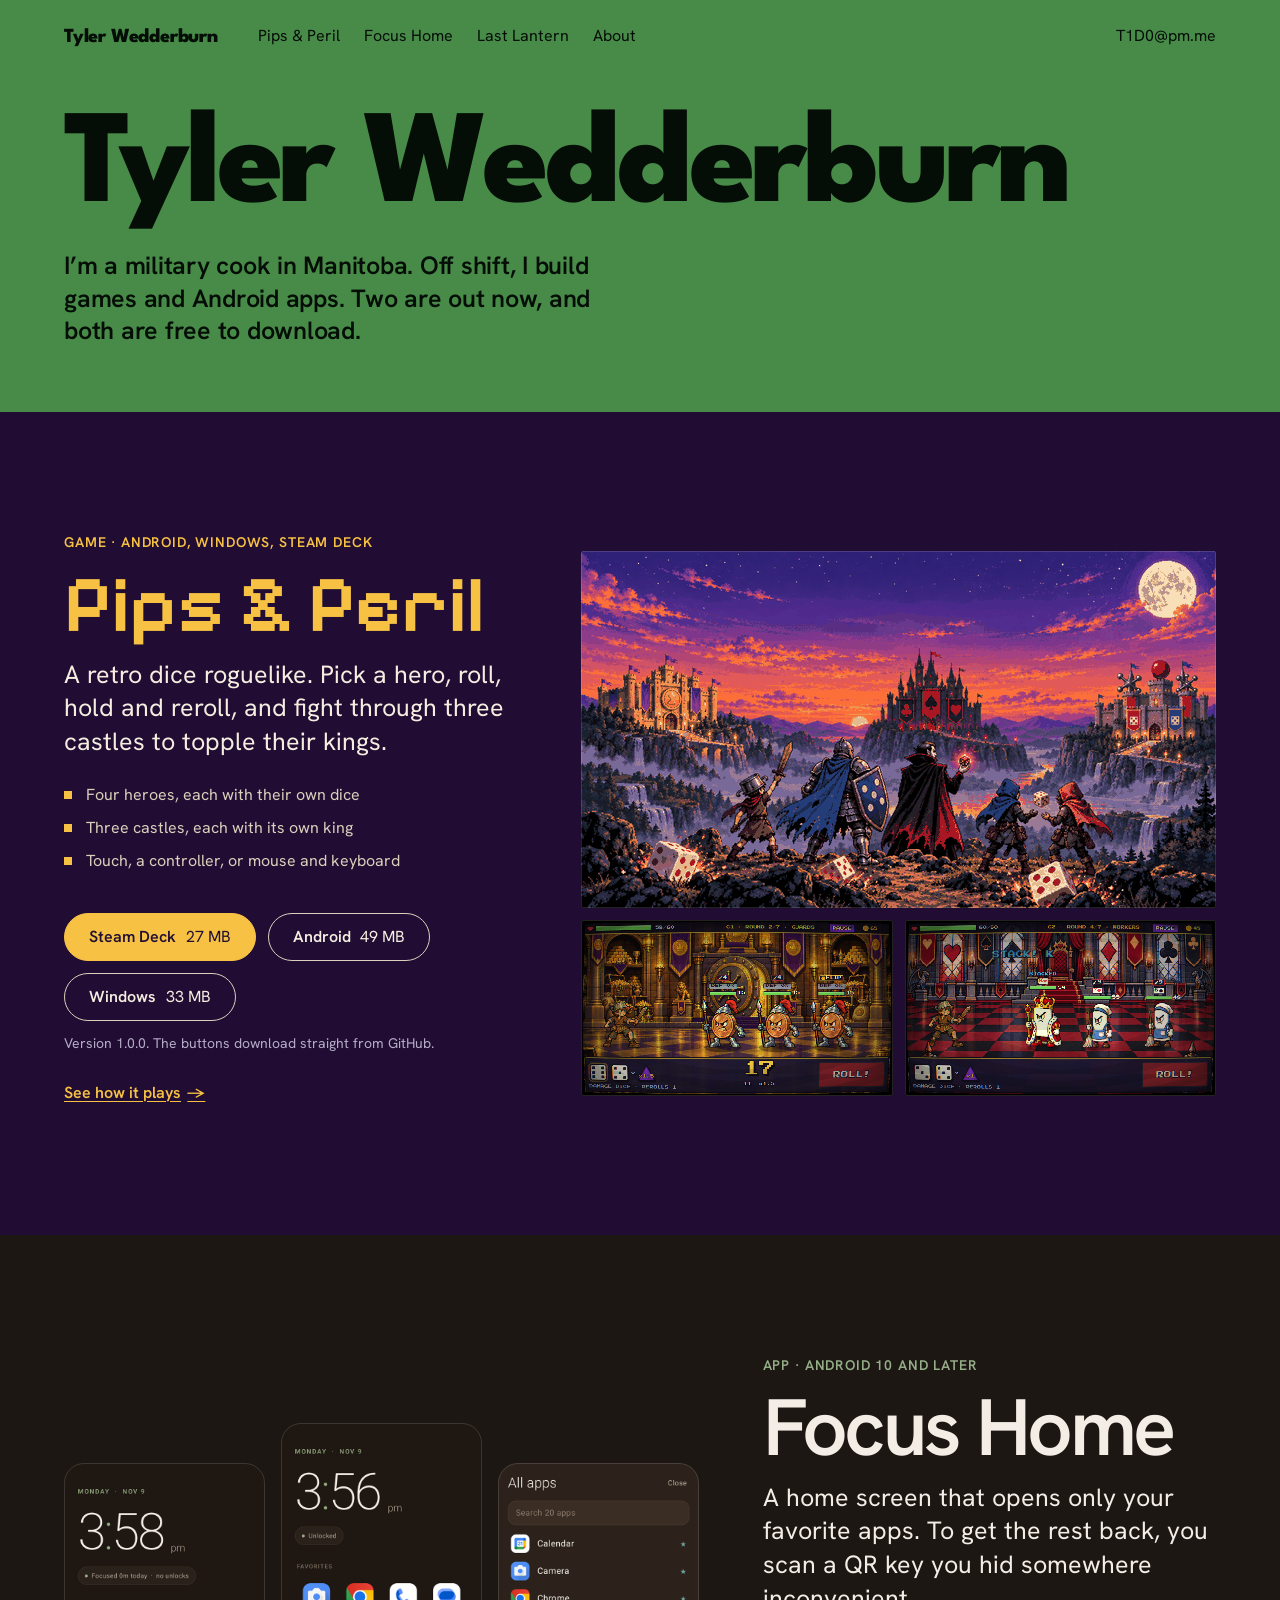
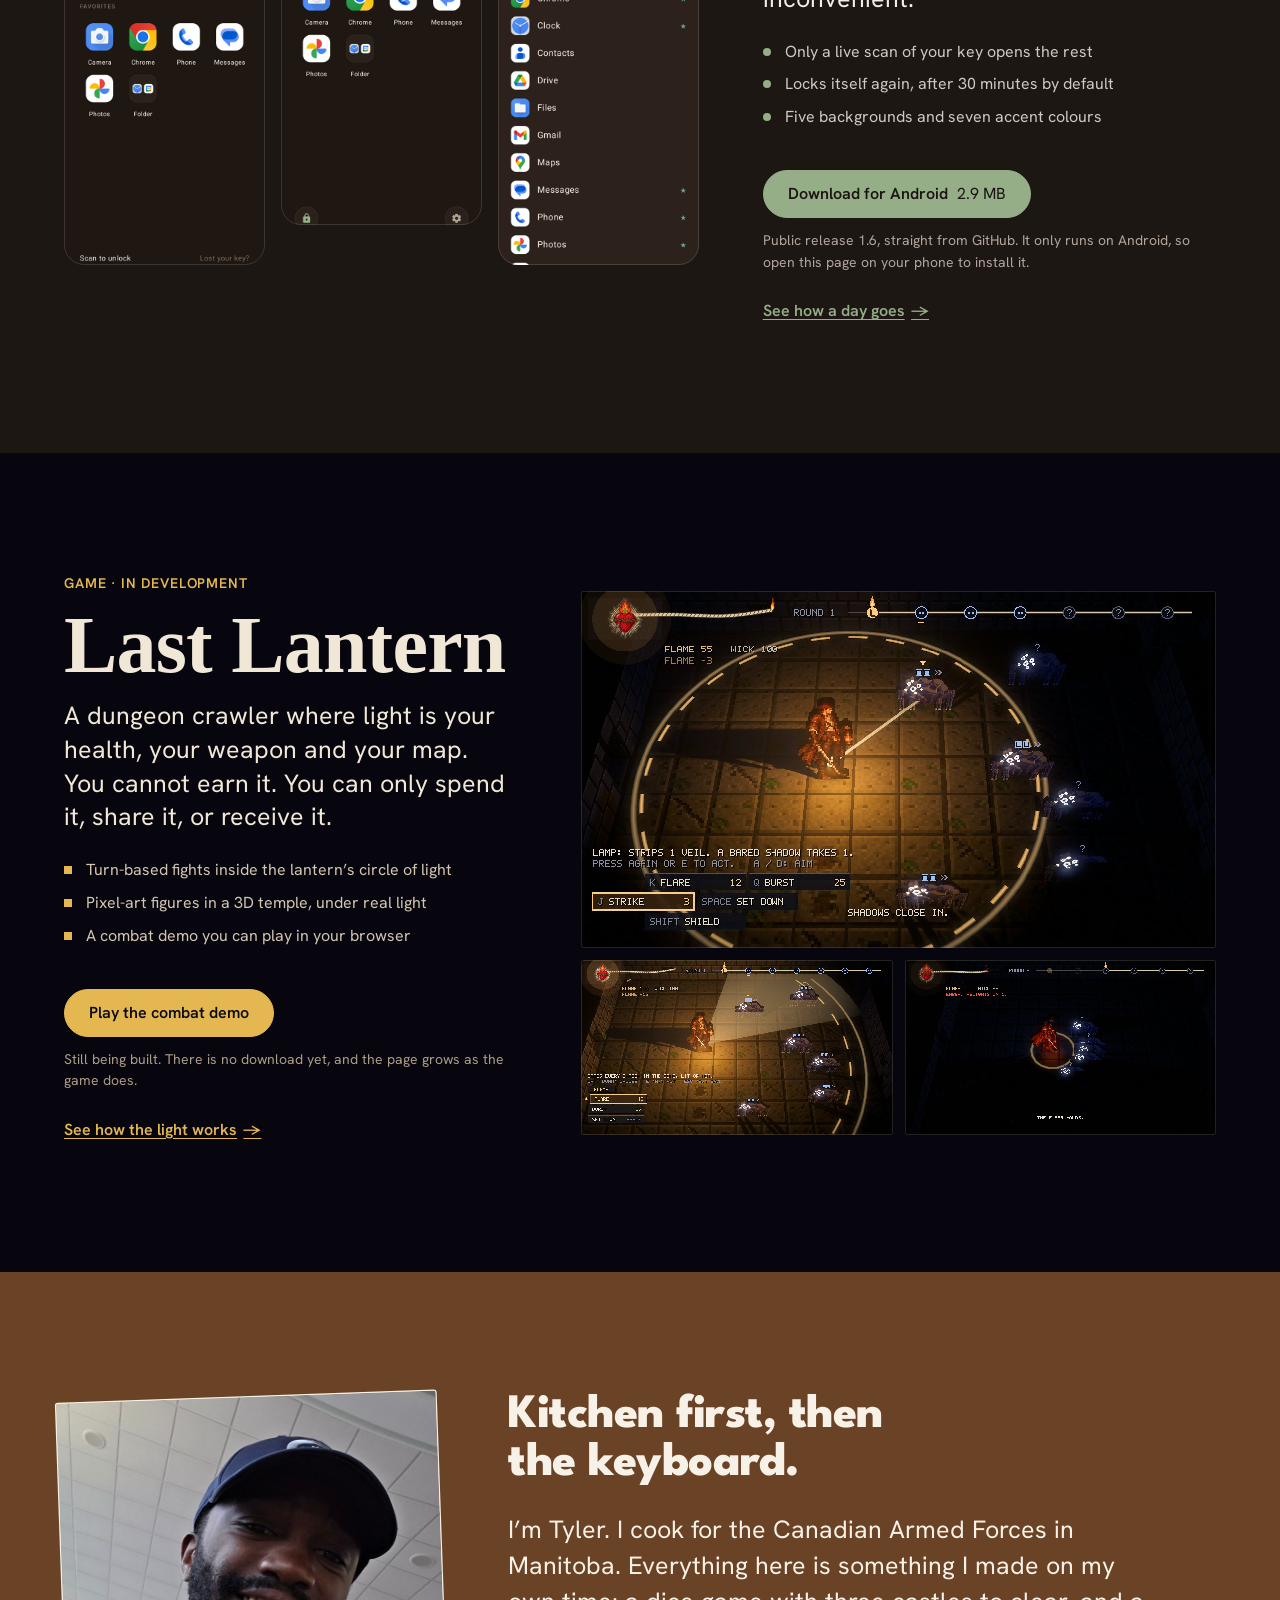
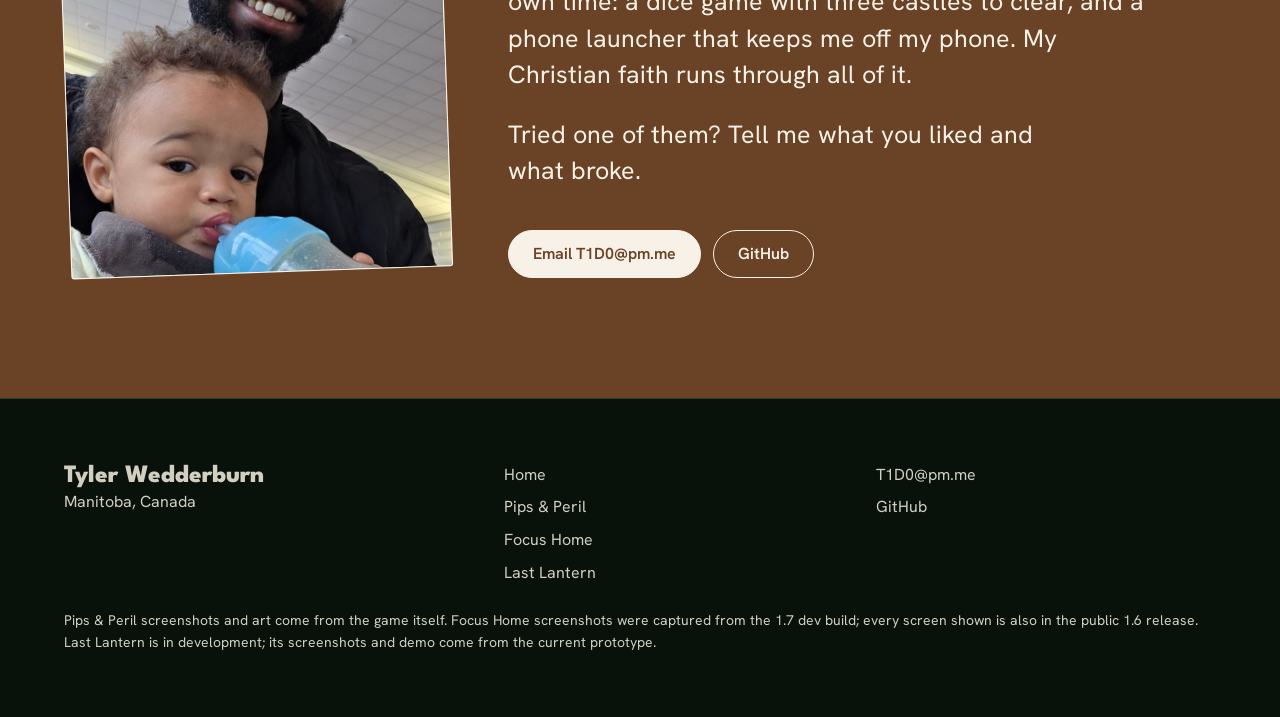
<file: index.html>
<!doctype html>
<html lang="en">
<head>
<meta charset="utf-8">
<meta name="viewport" content="width=device-width, initial-scale=1">
<title>Tyler Wedderburn: games and Android apps</title>
<meta name="description" content="Tyler Wedderburn is a military cook in Manitoba who builds games and Android apps off shift. Download Pips &amp; Peril and Focus Home.">
<meta property="og:type" content="website">
<meta property="og:title" content="Tyler Wedderburn: games and Android apps">
<meta property="og:description" content="Tyler Wedderburn is a military cook in Manitoba who builds games and Android apps off shift. Download Pips &amp; Peril and Focus Home.">
<meta property="og:url" content="https://twedderburn.github.io/portfolio/">
<meta property="og:image" content="https://twedderburn.github.io/portfolio/img/pips-title.png">
<link rel="icon" href="data:image/svg+xml,%3Csvg xmlns='http://www.w3.org/2000/svg' viewBox='0 0 32 32'%3E%3Crect width='32' height='32' rx='4' fill='%234f9a4b'/%3E%3Cpath d='M8 9h16v4h-6v11h-4V13H8z' fill='%230d1a10'/%3E%3C/svg%3E">
<link rel="preconnect" href="https://fonts.googleapis.com">
<link rel="preconnect" href="https://fonts.gstatic.com" crossorigin>
<link href="https://fonts.googleapis.com/css2?family=League+Spartan:wght@800&family=Hanken+Grotesk:wght@400;600&family=Pixelify+Sans:wght@600&display=swap" rel="stylesheet">
<script>document.documentElement.classList.add('js');</script>
<style>
:root { color-scheme: dark; }
:root {
  --space-3xs: 2px; --space-2xs: 4px; --space-xs: 8px; --space-sm: 12px; --space-md: 16px; --space-lg: 24px; --space-xl: 40px; --space-2xl: 64px; --space-3xl: 96px; --space-4xl: 144px;
  --text-xs: 0.8125rem; --text-sm: 0.875rem; --text-md: 1rem; --text-lg: 1.25rem; --text-xl: 1.5625rem; --text-2xl: 1.953rem; --text-3xl: 2.441rem;
  --text-display-s: clamp(2.25rem, 4vw + 0.5rem, 3.75rem); --text-display: clamp(2.75rem, 5vw + 1rem, 5.25rem);
  --text-section: clamp(2rem, 2.5vw + 1rem, 3.5rem); --text-title: clamp(1.25rem, 0.75vw + 0.875rem, 1.625rem); --text-lead: clamp(1.125rem, 0.35vw + 1rem, 1.375rem);
  --ease-out: cubic-bezier(0.16, 1, 0.3, 1); --ease-in: cubic-bezier(0.7, 0, 0.84, 0); --ease-in-out: cubic-bezier(0.65, 0, 0.35, 1);
  --dur-micro: 120ms; --dur-short: 220ms; --dur-long: 420ms;
  --color-error: oklch(52% 0.19 27); --color-success: oklch(50% 0.12 150);
  --container: 1520px; --gutter: 64px; --gap-columns: 32px; --section-gap-s: 120px; --section-gap: 144px; --section-gap-l: 176px;
  --z-base: 1; --z-raised: 10; --z-dropdown: 100; --z-sticky: 200; --z-sticky-nav: 300; --z-modal: 400; --z-toast: 500; --z-tooltip: 600;
  /* site frame: forest floor, Tyler's green, woody browns */
  --color-paper: oklch(17% 0.022 150); --color-paper-2: oklch(21% 0.026 150); --color-paper-3: oklch(25% 0.03 148);
  --color-ink: oklch(95% 0.012 95); --color-ink-2: oklch(85% 0.02 95); --color-muted: oklch(72% 0.03 110);
  --color-rule: oklch(34% 0.035 140);
  --color-field: oklch(57.6% 0.12 144.1); --color-field-ink: oklch(15% 0.025 150); --color-field-hover: oklch(22% 0.03 150);
  --color-wood: oklch(42% 0.07 55); --color-wood-2: oklch(66% 0.08 68); --color-wood-ink: oklch(96% 0.015 80);
  --color-accent: oklch(72% 0.14 144); --color-accent-ink: oklch(15% 0.025 150); --color-focus: oklch(80% 0.18 144);
  /* project palettes: inside a project, its colours win */
  --pp-plum: oklch(26% 0.09 305); --pp-plum-2: oklch(34% 0.11 305); --pp-gold: oklch(84% 0.15 85); --pp-ember: oklch(70% 0.17 50);
  --pp-paper: oklch(21% 0.075 305); --pp-paper-2: oklch(26% 0.09 305); --pp-paper-3: oklch(31% 0.1 305); --pp-ink: oklch(95% 0.02 85); --pp-ink-2: oklch(86% 0.03 85); --pp-muted: oklch(76% 0.04 300); --pp-rule: oklch(38% 0.08 305); --pp-accent-ink: oklch(22% 0.07 305); --pp-focus: oklch(86% 0.16 85);
  --es-walnut: oklch(21% 0.012 45); --es-mocha: oklch(25.5% 0.017 45); --es-card: oklch(30% 0.02 45); --es-ink: oklch(95% 0.012 70); --es-ink-2: oklch(84% 0.015 70); --es-muted: oklch(73% 0.02 60); --es-rule: oklch(37% 0.02 45); --es-sage: oklch(72% 0.06 135); --es-sage-ink: oklch(20% 0.012 45); --es-focus: oklch(82% 0.09 135);
  --es-cream: oklch(96.5% 0.006 70); --es-white: oklch(99.2% 0.003 70); --es-dark-ink: oklch(20% 0.012 45); --es-dark-ink-2: oklch(40% 0.015 45); --es-light-rule: oklch(87% 0.008 70); --es-sage-deep: oklch(47% 0.075 135); --es-glass: oklch(21% 0.012 45 / 0.82);
  --fh-paper-2: oklch(18% 0.004 150); --fh-paper-3: oklch(23% 0.004 150); --fh-ink-2: oklch(86% 0.003 150);
  --fh-black: oklch(13% 0.004 150); --fh-white: oklch(97% 0.003 150); --fh-grey: oklch(70% 0.005 150); --fh-line: oklch(30% 0.004 150);
  --ll-paper: oklch(13% 0.02 285); --ll-paper-2: oklch(17% 0.026 285); --ll-paper-3: oklch(22% 0.032 285); --ll-ink: oklch(93% 0.025 85); --ll-ink-2: oklch(83% 0.03 80); --ll-muted: oklch(70% 0.035 75); --ll-rule: oklch(38% 0.05 80); --ll-amber: oklch(80% 0.13 85); --ll-amber-ink: oklch(16% 0.03 285); --ll-focus: oklch(86% 0.13 85); --ll-rubric: oklch(50% 0.19 25); --ll-rubric-ink: oklch(66% 0.17 28); --ll-cobalt: oklch(45% 0.16 265);
  --font-display: "League Spartan", ui-sans-serif, system-ui, sans-serif; --font-body: "Hanken Grotesk", ui-sans-serif, system-ui, sans-serif; --font-outlier: "Pixelify Sans", ui-monospace, monospace; --font-serif: "EB Garamond", ui-serif, Georgia, serif; --font-blackletter: "UnifrakturMaguntia", "EB Garamond", serif; --font-inscription: "Cinzel", "EB Garamond", serif;
  --radius-card: 2px; --radius-pill: 999px; --rule-hair: 1px; --shadow-card: none;
  --tracking-display: -0.01em;
  --nav-h: 72px;
}

*, *::before, *::after { box-sizing: border-box; }
html, body { overflow-x: clip; }
html { scrollbar-color: var(--color-muted) var(--color-paper); scroll-padding-top: var(--space-3xl); }
body { margin: 0; background: var(--color-paper); color: var(--color-ink); font-family: var(--font-body); font-size: var(--text-md); line-height: 1.55; -webkit-font-smoothing: antialiased; caret-color: var(--color-accent); }
::selection { background: color-mix(in oklab, var(--color-accent) 22%, transparent); color: var(--color-ink); }
:focus-visible { outline: 2px solid var(--color-focus); outline-offset: 2px; }
a { color: inherit; text-decoration-thickness: 1px; text-underline-offset: 0.16em; }
h1, h2, h3 { margin: 0; font-family: var(--font-display); font-synthesis: none; overflow-wrap: break-word; min-width: 0; text-wrap: balance; }
p { margin: 0; text-wrap: pretty; }
p:not([class]) { max-width: 65ch; }
img, video { max-width: 100%; height: auto; display: block; }
svg { display: block; }
[hidden] { display: none !important; }
button, input, select, textarea { font: inherit; }
.container { width: 100%; max-width: var(--container); margin-inline: auto; padding-inline: var(--gutter); box-sizing: border-box; }
.num, .figure, td.num { font-variant-numeric: tabular-nums; }
.visually-hidden { position: absolute; width: 1px; height: 1px; overflow: hidden; clip-path: inset(50%); white-space: nowrap; }
[data-slot] { position: relative; overflow: hidden; background: linear-gradient(160deg, var(--color-paper-2, var(--color-paper)), var(--color-paper-3, var(--color-paper))); }
[data-slot] > img { position: absolute; inset: 0; width: 100%; height: 100%; object-fit: cover; z-index: 1; }
[data-slot]:has(> img) > :not(img):not([data-keep]) { display: none !important; }
@media (max-width: 60rem) { :root { --gutter: 24px; --section-gap-s: 80px; --section-gap: 96px; --section-gap-l: 120px; } }
@media (max-width: 40rem) { :root { --gutter: 16px; --section-gap-s: 56px; --section-gap: 72px; --section-gap-l: 96px; --gap-columns: 16px; } }
@media (prefers-reduced-motion: reduce) { *:not(.keep-motion), *:not(.keep-motion)::before, *:not(.keep-motion)::after { animation-duration: 0.01ms !important; animation-iteration-count: 1 !important; transition-duration: 0.01ms !important; scroll-behavior: auto !important; } }

/* Tyler Wedderburn's portfolio: a home page that puts both projects and their downloads up front, and one full page per project.
 * Frame: forest green, walnut and wood, League Spartan heads, Hanken Grotesk body.
 * Each project keeps its own world wherever it appears: plum, gold and Pixelify Sans for Pips & Peril; walnut, sage and plain Hanken for Focus Home; night stone, gold leaf, stained glass and blackletter for Last Lantern. */

/* ---------- project worlds: inside a project, its colours win ---------- */
.page-pips, .world-pips { --color-paper: var(--pp-paper); --color-paper-2: var(--pp-paper-2); --color-paper-3: var(--pp-paper-3); --color-ink: var(--pp-ink); --color-ink-2: var(--pp-ink-2); --color-muted: var(--pp-muted); --color-rule: var(--pp-rule); --color-accent: var(--pp-gold); --color-accent-ink: var(--pp-accent-ink); --color-focus: var(--pp-focus); --font-head: var(--font-outlier); }
.page-focus, .world-focus { --color-paper: var(--es-walnut); --color-paper-2: var(--es-mocha); --color-paper-3: var(--es-card); --color-ink: var(--es-ink); --color-ink-2: var(--es-ink-2); --color-muted: var(--es-muted); --color-rule: var(--es-rule); --color-accent: var(--es-sage); --color-accent-ink: var(--es-sage-ink); --color-focus: var(--es-focus); --font-head: var(--font-body); }
.page-lantern, .world-lantern { --color-paper: var(--ll-paper); --color-paper-2: var(--ll-paper-2); --color-paper-3: var(--ll-paper-3); --color-ink: var(--ll-ink); --color-ink-2: var(--ll-ink-2); --color-muted: var(--ll-muted); --color-rule: var(--ll-rule); --color-accent: var(--ll-amber); --color-accent-ink: var(--ll-amber-ink); --color-focus: var(--ll-focus); --font-head: var(--font-serif); }
.world-pips, .world-focus, .world-lantern { background: var(--color-paper); color: var(--color-ink); }

/* ---------- shared chrome ---------- */
.skip { position: absolute; left: var(--space-md); top: calc(-1 * var(--space-3xl)); z-index: var(--z-toast); padding: var(--space-xs) var(--space-md); background: var(--color-ink); color: var(--color-paper); }
.skip:focus-visible { top: var(--space-md); }
.wrap { width: 100%; max-width: 1520px; margin-inline: auto; padding-inline: var(--gutter); }

.nav { min-height: var(--nav-h); display: flex; flex-wrap: wrap; align-items: center; column-gap: var(--space-xl); }
.wordmark { font: 800 var(--text-lg)/1 var(--font-display); letter-spacing: -0.01em; text-decoration: none; white-space: nowrap; padding-top: var(--space-3xs); color: var(--color-ink); }
.nav__links { display: flex; gap: var(--space-lg); margin: 0; padding: 0; list-style: none; }
.nav__links a, .nav__mail { color: var(--color-ink-2); text-decoration: none; white-space: nowrap; transition: color var(--dur-short) var(--ease-out); }
.nav__links a:hover, .nav__mail:hover { color: var(--color-ink); text-decoration: underline; }
.nav__links a[aria-current="page"] { color: var(--color-ink); text-decoration: underline; text-decoration-thickness: 2px; text-underline-offset: 0.3em; }
.nav__mail { margin-left: auto; }

.btn { display: inline-flex; align-items: center; min-height: 48px; padding: 0 var(--space-lg); border: 1px solid var(--color-ink); border-radius: var(--radius-pill); background: var(--color-ink); color: var(--color-paper); font: 600 var(--text-md)/1 var(--font-body); white-space: nowrap; text-decoration: none; cursor: pointer; transition: background-color var(--dur-short) var(--ease-out), border-color var(--dur-short) var(--ease-out), transform var(--dur-micro) var(--ease-out); }
.btn:hover { background: var(--color-ink-2); }
.btn:active { transform: translateY(1px); }
.btn:focus-visible { outline: 2px solid var(--color-focus); outline-offset: 3px; }
.btn:disabled { opacity: 0.55; cursor: not-allowed; transform: none; }
.btn--quiet { background: transparent; color: var(--color-ink); border-color: var(--color-ink-2); }
.btn--quiet:hover { background: var(--color-paper-2); }
/* a download: the accent colour, with the file size set lighter beside the label */
.btn--get { background: var(--color-accent); color: var(--color-accent-ink); border-color: var(--color-accent); }
.btn--get:hover { background: var(--color-ink); border-color: var(--color-ink); }
.btn span, .pill span { margin-left: 0.6em; font-weight: 400; }
.actions { display: flex; flex-wrap: wrap; gap: var(--space-sm); }

.section { padding-block: var(--section-gap-s); }
.head { font: 800 var(--text-section)/1 var(--font-head, var(--font-display)); letter-spacing: -0.01em; max-width: 22ch; }
.head + p { margin-top: var(--space-md); font-size: var(--text-lead); color: var(--color-ink-2); max-width: 52ch; }
.caption { margin-top: var(--space-sm); font-size: var(--text-sm); color: var(--color-muted); }

.shot { margin: 0; }
.shot img { width: 100%; height: auto; aspect-ratio: 16 / 9; object-fit: cover; image-rendering: pixelated; border-radius: var(--radius-card); outline: 1px solid color-mix(in oklab, var(--color-ink) 10%, transparent); outline-offset: -1px; }

.footer { border-top: 1px solid var(--color-rule); padding-block: var(--space-2xl); }
.footer__row { display: grid; grid-template-columns: minmax(0, 1.2fr) minmax(0, 1fr) minmax(0, 1fr); gap: var(--gap-columns); align-items: start; }
.footer__name { font: 800 var(--text-xl)/1.1 var(--font-display); }
.footer p, .footer li { color: var(--color-ink-2); }
.footer ul { margin: 0; padding: 0; list-style: none; display: grid; gap: var(--space-xs); }
.footer a { text-decoration: none; }
.footer a:hover { text-decoration: underline; }
.footer__note { margin-top: var(--space-lg); font-size: var(--text-sm); color: var(--color-muted); }

/* a sticky bar on each project page: the project's name, its sections, and the download */
.subnav { position: sticky; top: 0; z-index: var(--z-sticky-nav); background: color-mix(in oklab, var(--color-paper) 84%, transparent); backdrop-filter: saturate(1.4) blur(18px); border-bottom: 1px solid var(--color-rule); }
.subnav__in { display: flex; align-items: center; gap: var(--space-lg); min-height: 56px; }
.subnav__name { margin-right: auto; font: 600 var(--text-lg)/1 var(--font-head); letter-spacing: -0.01em; color: var(--color-ink); text-decoration: none; white-space: nowrap; }
.subnav__links { display: flex; gap: var(--space-lg); margin: 0; padding: 0; list-style: none; }
.subnav__links a { font-size: var(--text-sm); color: var(--color-ink-2); text-decoration: none; white-space: nowrap; transition: color var(--dur-short) var(--ease-out); }
.subnav__links a:hover { color: var(--color-ink); }
.subnav__links a[aria-current="true"] { color: var(--color-ink); text-decoration: underline; text-decoration-thickness: 2px; text-underline-offset: 0.45em; }
.pill { display: inline-flex; align-items: center; min-height: 44px; padding: 0 var(--space-lg); border-radius: var(--radius-pill); background: var(--color-accent); color: var(--color-accent-ink); font: 600 var(--text-sm)/1 var(--font-body); white-space: nowrap; text-decoration: none; transition: background-color var(--dur-short) var(--ease-out), transform var(--dur-micro) var(--ease-out); }
.pill:hover { background: var(--color-ink); }
.pill:active { transform: translateY(1px); }
.pill:focus-visible { outline: 2px solid var(--color-focus); outline-offset: 3px; }
.pill--lg { min-height: 52px; padding: 0 var(--space-xl); font-size: var(--text-md); }

/* the download section that closes each project page */
.getit__grid { display: grid; grid-template-columns: repeat(3, minmax(0, 1fr)); gap: var(--space-md); margin-top: var(--space-2xl); }
.getit__grid--one { grid-template-columns: minmax(0, 640px); }
.getit__card { display: flex; flex-direction: column; align-items: flex-start; gap: var(--space-sm); padding: var(--space-xl); background: var(--color-paper-2); border: 1px solid var(--color-rule); border-radius: var(--radius-card); }
.band-plum .getit__card, .band-espresso .getit__card { background: var(--color-paper-3); }
.page-focus .getit__card { border-radius: 28px; }
.getit__card h3 { font: 600 var(--text-2xl)/1.1 var(--font-head); }
.page-focus .getit__card h3 { letter-spacing: -0.025em; }
.getit__card p { flex: 1; font-size: var(--text-lead); line-height: 1.45; color: var(--color-ink-2); }
.getit__card .btn, .getit__card .pill { margin-top: var(--space-sm); }
.getit__note { margin-top: var(--space-lg); color: var(--color-muted); max-width: 70ch; }
.getit__note a { color: var(--color-ink); text-underline-offset: 0.2em; }

/* when the visitor's device matches one of the downloads, that one leads and the others go quiet */
.actions.has-yours .btn--get:not(.is-yours), .getit__grid.has-yours .getit__card:not(.is-yours) .btn--get { background: transparent; color: var(--color-ink); border-color: var(--color-ink-2); }
.actions.has-yours .btn--get:not(.is-yours):hover, .getit__grid.has-yours .getit__card:not(.is-yours) .btn--get:hover { background: var(--color-paper-3); }
.actions.has-yours .is-yours { order: -1; }
.getit__card.is-yours { border-color: var(--color-accent); }
.getit__card.is-yours h3::after { content: "For this device"; display: inline-block; margin-left: var(--space-sm); padding: var(--space-2xs) var(--space-xs); border: 1px solid var(--color-accent); border-radius: var(--radius-pill); color: var(--color-accent); font: 600 var(--text-xs)/1.2 var(--font-body); letter-spacing: 0; vertical-align: middle; }
html[data-os="android"] .not-android { display: none; }
.getit__card p.not-android { flex: 0; font-size: var(--text-md); color: var(--color-muted); }

/* ---------- home ---------- */
/* the intro: a short green band, so the first project starts on the first screen */
.intro { background: var(--color-field); color: var(--color-field-ink); --color-ink: var(--color-field-ink); --color-ink-2: var(--color-field-ink); --color-focus: var(--color-field-ink); }
.intro__body { display: grid; gap: var(--space-lg); padding-block: var(--space-xl) var(--space-2xl); }
.intro h1 { font: 800 min(10.4vw, 10rem)/0.86 var(--font-display); letter-spacing: -0.03em; white-space: nowrap; }
.js .intro h1 { animation: rise 0.8s var(--ease-out) both; }
@keyframes rise { from { opacity: 0; transform: translateY(24%); } to { opacity: 1; transform: none; } }
.intro__line { max-width: 40ch; font: 600 var(--text-xl)/1.3 var(--font-body); letter-spacing: -0.01em; }
.intro--tall { min-height: 70svh; }
.intro .btn { background: var(--color-field-ink); color: var(--color-wood-ink); border-color: var(--color-field-ink); }
.intro .btn:hover { background: var(--color-field-hover); }
.intro .btn--quiet { background: transparent; color: var(--color-field-ink); }
.intro .btn--quiet:hover { background: color-mix(in oklab, var(--color-field-ink) 12%, transparent); }

/* one panel per project, in that project's colours: what it is, the downloads, then the pictures */
.feature { padding-block: var(--section-gap-s); }
.feature__in { display: grid; grid-template-columns: minmax(0, 5fr) minmax(0, 7fr); gap: var(--space-2xl); align-items: center; }
.feature--flip .feature__in { grid-template-columns: minmax(0, 7fr) minmax(0, 5fr); }
.feature--flip .feature__text { order: 2; }
.feature__kind { font-size: var(--text-sm); font-weight: 600; letter-spacing: 0.06em; text-transform: uppercase; color: var(--color-accent); }
.feature h2 { margin-top: var(--space-sm); font: 600 var(--text-display)/0.95 var(--font-head); letter-spacing: -0.01em; }
.feature h2 a { text-decoration: none; }
.feature h2 a:hover { text-decoration: underline; text-decoration-thickness: 0.06em; text-underline-offset: 0.12em; }
.world-pips.feature h2 { color: var(--color-accent); }
.world-focus.feature h2 { letter-spacing: -0.045em; }
.feature__desc { margin-top: var(--space-md); max-width: 32ch; font-size: var(--text-xl); line-height: 1.35; }
.feature__facts { margin: var(--space-lg) 0 0; padding: 0; list-style: none; display: grid; gap: var(--space-xs); color: var(--color-ink-2); }
.feature__facts li { display: grid; grid-template-columns: 10px minmax(0, 1fr); gap: var(--space-sm); align-items: baseline; }
.feature__facts li::before { content: ""; width: 8px; height: 8px; background: var(--color-accent); translate: 0 -1px; }
.world-focus .feature__facts li::before { border-radius: 50%; }
.feature .actions { margin-top: var(--space-xl); }
.feature__note { margin-top: var(--space-sm); font-size: var(--text-sm); color: var(--color-muted); }
.more { display: inline-flex; align-items: center; min-height: 44px; margin-top: var(--space-md); font-weight: 600; color: var(--color-accent); text-underline-offset: 0.2em; }
.more::after { content: "\2192"; margin-left: 0.4em; transition: transform var(--dur-short) var(--ease-out); }
.more:hover::after { transform: translateX(4px); }
.feature__media { display: grid; gap: var(--space-sm); text-decoration: none; transition: transform var(--dur-short) var(--ease-out); }
.feature__media:hover { transform: translateY(-4px); }
.feature__media:focus-visible { outline: 2px solid var(--color-focus); outline-offset: 6px; }
.feature__media img { width: 100%; outline: 1px solid color-mix(in oklab, var(--color-ink) 14%, transparent); outline-offset: -1px; }
.media-pips { grid-template-columns: minmax(0, 1fr) minmax(0, 1fr); }
.media-pips img { aspect-ratio: 16 / 9; object-fit: cover; image-rendering: pixelated; border-radius: var(--radius-card); }
.media-pips img:first-child { grid-column: 1 / -1; }
.media-focus { grid-template-columns: repeat(3, minmax(0, 1fr)); gap: var(--space-md); align-items: start; }
.media-focus img { aspect-ratio: 1 / 2; object-fit: cover; object-position: 50% 0; border-radius: 20px; }
.media-focus img:nth-child(odd) { margin-top: var(--space-xl); }

/* about: Tyler's photo and his own words, on wood */
.about-band { background: var(--color-wood); color: var(--color-wood-ink); --color-ink: var(--color-wood-ink); --color-ink-2: var(--color-wood-ink); --color-paper: var(--color-wood); --color-paper-2: color-mix(in oklab, var(--color-wood-ink) 12%, var(--color-wood)); --color-focus: var(--color-wood-ink); }
.about { display: grid; gap: var(--space-2xl); align-items: start; }
.about:has(.portrait img) { grid-template-columns: minmax(0, 380px) minmax(0, 1fr); align-items: center; }
.portrait { display: none; aspect-ratio: 4 / 5; border-radius: var(--radius-card); outline: 2px solid var(--color-wood-ink); outline-offset: -1px; rotate: -2deg; }
.portrait:has(img) { display: block; }
.about .head { max-width: 16ch; }
.about .say { margin-top: var(--space-lg); max-width: 46ch; font-size: var(--text-xl); line-height: 1.45; }
.about .actions { margin-top: var(--space-xl); }

/* ---------- project pages, shared ---------- */
.p-hero { position: relative; overflow: hidden; }
.p-hero__inner { position: relative; z-index: 2; display: grid; align-content: end; gap: var(--space-lg); min-height: min(calc(100svh - var(--nav-h) - 56px), 800px); padding-block: var(--space-3xl) var(--space-2xl); }
.p-hero h1 { font: 600 min(10vw, 8.5rem)/0.95 var(--font-head); letter-spacing: -0.01em; max-width: 12ch; }
.p-hero .lede { font-size: var(--text-xl); line-height: 1.35; max-width: 32ch; color: var(--color-ink); }
.p-hero .btn { background: var(--color-accent); color: var(--color-accent-ink); border-color: var(--color-accent); }
.p-hero .btn:hover { background: var(--color-ink); border-color: var(--color-ink); }
.p-hero .btn--quiet { background: transparent; color: var(--color-ink); border-color: var(--color-ink-2); }
.p-hero .btn--quiet:hover { background: var(--color-paper-2); }

.split { display: grid; grid-template-columns: minmax(0, 5fr) minmax(0, 7fr); gap: var(--space-2xl); align-items: center; }
.split--flip { grid-template-columns: minmax(0, 7fr) minmax(0, 5fr); }
.steps { margin: var(--space-xl) 0 0; padding: 0; list-style: none; counter-reset: step; display: grid; gap: var(--space-md); }
.steps li { counter-increment: step; display: grid; grid-template-columns: 2.5rem minmax(0, 1fr); gap: var(--space-sm); font-size: var(--text-lg); line-height: 1.4; }
.steps li::before { content: counter(step); font: 600 var(--text-xl)/1.1 var(--font-head); color: var(--color-accent); }
.steps b { font-weight: 600; }

.rows { margin: var(--space-xl) 0 0; display: grid; }
.rows > div { display: grid; grid-template-columns: minmax(0, 4fr) minmax(0, 8fr); gap: var(--gap-columns); padding-block: var(--space-lg); border-top: 1px solid var(--color-rule); }
.rows dt { font: 600 var(--text-2xl)/1.1 var(--font-head); }
.rows dd { margin: 0; font-size: var(--text-lead); line-height: 1.5; color: var(--color-ink-2); max-width: 52ch; }

.table { width: 100%; margin-top: var(--space-xl); border-collapse: collapse; font-size: var(--text-lead); }
.table th { text-align: left; font-weight: 600; font-size: var(--text-sm); color: var(--color-muted); padding: 0 var(--space-md) var(--space-sm) 0; white-space: nowrap; }
.table td { padding: var(--space-md) var(--space-md) var(--space-md) 0; border-top: 1px solid var(--color-rule); }
.table td:first-child { font-weight: 600; }
.table .num { font-variant-numeric: tabular-nums; }

.switch__tabs { display: flex; flex-wrap: wrap; gap: var(--space-xs); margin-top: var(--space-xl); }
.switch__tabs button { min-height: 44px; padding: 0 var(--space-lg); border: 1px solid var(--color-rule); border-radius: var(--radius-pill); background: transparent; color: var(--color-ink); font: 600 var(--text-md)/1 var(--font-body); cursor: pointer; transition: background-color var(--dur-short) var(--ease-out), color var(--dur-short) var(--ease-out); }
.switch__tabs button:hover { background: var(--color-paper-2); }
.switch__tabs button[aria-selected="true"] { background: var(--color-paper-3); color: var(--color-accent); border-color: var(--color-accent); }
.switch__tabs button:focus-visible { outline: 2px solid var(--color-focus); outline-offset: 2px; }
.switch__tabs button:active { transform: translateY(1px); }
.panel { margin-top: var(--space-xl); }
.panel h3 { font: 600 var(--text-2xl)/1.1 var(--font-head); }
.panel ul { margin: var(--space-md) 0 0; padding-left: var(--space-lg); display: grid; gap: var(--space-xs); font-size: var(--text-lead); color: var(--color-ink-2); }
html:not(.js) .panel[hidden] { display: block !important; }

.next { border-top: 1px solid var(--color-rule); }
.next a { display: block; padding-block: var(--space-3xl); text-decoration: none; color: var(--color-ink); }
.next span { display: block; color: var(--color-muted); }
.next b { display: block; margin-top: var(--space-xs); font: 800 clamp(2.75rem, 7vw, 6rem)/0.95 var(--font-display); letter-spacing: -0.02em; text-decoration: underline; text-decoration-thickness: 0.06em; text-underline-offset: 0.12em; }
.next a:hover b { text-decoration-color: transparent; }

/* ---------- Pips & Peril ---------- */
.page-pips .p-hero { background: var(--color-paper); color: var(--color-ink); }
.pan { position: absolute; top: 0; left: 50%; height: 100%; aspect-ratio: 16 / 9; translate: -50% 0; z-index: 1; }
.pan img { width: 100%; height: 100%; image-rendering: pixelated; }
.pips-scrim { position: absolute; inset: 0; z-index: 1; background: linear-gradient(90deg, color-mix(in oklab, var(--color-paper) 92%, transparent) 0%, color-mix(in oklab, var(--color-paper) 70%, transparent) 38%, transparent 70%); }
.js .pan.is-panning { animation: pan 40s var(--ease-in-out) infinite alternate; }
@keyframes pan { from { transform: translateX(var(--pan, 0px)); } to { transform: translateX(calc(-1 * var(--pan, 0px))); } }
[data-loop]:not(.is-running) .pan { animation-play-state: paused; }
.loop-toggle { position: absolute; right: var(--gutter); bottom: var(--space-xl); z-index: 3; min-height: 44px; padding: 0 var(--space-md); border: 1px solid var(--color-accent); border-radius: var(--radius-pill); background: var(--color-paper); color: var(--color-accent); font: 600 var(--text-sm)/1 var(--font-body); cursor: pointer; transition: background-color var(--dur-short) var(--ease-out); }
.loop-toggle:hover { background: var(--color-paper-2); }
.loop-toggle:active { transform: translateY(1px); }
.loop-toggle:focus-visible { outline: 2px solid var(--color-focus); outline-offset: 2px; }
html:not(.js) .loop-toggle { display: none; }
.band-plum { background: var(--color-paper-2); color: var(--color-ink); }

/* the dice roller */
.roller { display: grid; gap: var(--space-lg); justify-items: start; }
.roller__dice { display: flex; flex-wrap: wrap; gap: var(--space-md); align-items: center; }
.die { width: 96px; height: 96px; display: grid; place-items: center; padding: 0; border: 3px solid var(--color-ink); border-radius: 6px; background: var(--color-ink); color: var(--color-paper); cursor: pointer; transition: background-color var(--dur-short) var(--ease-out), border-color var(--dur-short) var(--ease-out), transform var(--dur-micro) var(--ease-out); }
button.die:hover { border-color: var(--color-accent); }
button.die:active { transform: translateY(2px); }
button.die:focus-visible { outline: 2px solid var(--color-focus); outline-offset: 4px; }
.die[aria-pressed="true"] { background: var(--color-accent); border-color: var(--color-accent); }
.die--mod { background: var(--color-paper-3); color: var(--color-accent); border-color: var(--color-accent); font: 600 var(--text-2xl)/1 var(--font-outlier); cursor: default; }
.die__face { width: 64px; height: 64px; display: grid; grid-template-columns: repeat(3, minmax(0, 1fr)); grid-template-rows: repeat(3, minmax(0, 1fr)); }
.die__face i { width: 12px; height: 12px; place-self: center; background: var(--color-paper); }
.die__face b { display: block; }
.js .is-rolling .die__face { animation: tumble 0.36s steps(4) both; }
@keyframes tumble { 0% { transform: rotate(0); } 50% { transform: rotate(90deg) scale(0.8); } 100% { transform: rotate(0); } }
.roller__sum { min-height: 2.7em; font: 600 var(--text-xl)/1.35 var(--font-body); font-variant-numeric: tabular-nums; max-width: 34ch; }
html:not(.js) .roller { display: none; }

/* ---------- Focus Home: a centred hero, a pinned phone story, a bento of highlights, a version comparison ---------- */
.build-tag { display: inline-flex; align-items: center; min-height: 40px; margin-bottom: var(--space-lg); padding: 0 var(--space-md); border: 1px solid var(--color-accent); border-radius: var(--radius-pill); color: var(--color-accent); font-size: var(--text-sm); font-weight: 600; text-decoration: none; transition: background-color var(--dur-short) var(--ease-out); }
.build-tag:hover { background: var(--color-paper-2); }
.build-tag:focus-visible { outline: 2px solid var(--color-focus); outline-offset: 2px; }
.phone__shot { aspect-ratio: 1 / 2; border-radius: 24px; outline: 1px solid var(--color-rule); outline-offset: -1px; }
.phone__shot > img { object-position: 50% 0; }
.band-espresso { background: var(--color-paper-2); color: var(--color-ink); }

.ap-hero { overflow: hidden; padding-top: var(--space-2xl); text-align: center; }
.ap-hero__text { display: grid; justify-items: center; }
.ap-hero h1 { max-width: none; font: 600 clamp(3.5rem, 8.5vw, 8rem)/0.95 var(--font-body); letter-spacing: -0.05em; }
.ap-sub { max-width: 22ch; margin-top: var(--space-md); font: 600 clamp(1.5rem, 2.6vw, 2.4rem)/1.12 var(--font-body); letter-spacing: -0.025em; color: var(--color-ink); }
.ap-lede { max-width: 46ch; margin-top: var(--space-md); font-size: var(--text-lead); line-height: 1.45; color: var(--color-ink-2); }
.ap-links { display: flex; flex-wrap: wrap; justify-content: center; align-items: center; gap: var(--space-md) var(--space-xl); margin-top: var(--space-xl); }
.ap-link { color: var(--color-accent); font-weight: 600; white-space: nowrap; text-decoration: none; text-underline-offset: 0.2em; }
.ap-link:hover { text-decoration: underline; }
.ap-fan { display: flex; justify-content: center; align-items: flex-start; gap: var(--space-xl); margin-top: var(--space-2xl); height: 420px; }
.ap-fan__main { width: 300px; flex: 0 0 auto; }
.ap-fan__side { width: 230px; flex: 0 0 auto; margin-top: var(--space-3xl); }
.js .ap-fan > * { animation: rise-in 0.9s var(--ease-out) both; animation-delay: calc(var(--i, 0) * 120ms); }
@keyframes rise-in { from { opacity: 0; transform: translateY(60px); } to { opacity: 1; transform: none; } }

.ap-light { --color-ink: var(--es-dark-ink); --color-ink-2: var(--es-dark-ink-2); --color-muted: var(--es-dark-ink-2); --color-rule: var(--es-light-rule); --color-accent: var(--es-sage-deep); --color-focus: var(--es-sage-deep); --color-paper-2: var(--es-white); background: var(--es-cream); color: var(--es-dark-ink); padding-block: var(--section-gap); }
.ap-h2 { max-width: 20ch; font: 600 clamp(2.5rem, 5vw, 4.5rem)/1.02 var(--font-body); letter-spacing: -0.04em; }
.ap-center { margin-inline: auto; text-align: center; }
.bento { display: grid; grid-template-columns: repeat(3, minmax(0, 1fr)); grid-auto-rows: 360px; gap: var(--space-md); margin-top: var(--space-2xl); }
.b { position: relative; display: flex; flex-direction: column; gap: var(--space-sm); padding: var(--space-xl); overflow: hidden; border-radius: 28px; background: var(--color-paper-2); color: var(--color-ink); }
.b h3 { max-width: 14ch; font: 600 var(--text-2xl)/1.1 var(--font-body); letter-spacing: -0.025em; }
.b p { max-width: 26ch; font-size: var(--text-lead); line-height: 1.4; color: var(--color-ink-2); }
.b__pic { position: absolute; overflow: hidden; border-radius: 22px 22px 0 0; outline: 1px solid var(--es-light-rule); }
.b__pic > img { object-position: 50% 0; }
.b--wide { grid-column: span 2; }
.b--wide .b__pic { right: var(--space-xl); top: var(--space-xl); bottom: 0; width: 34%; }
.b--tall { grid-row: span 2; }
.b--tall .b__pic { left: var(--space-xl); right: var(--space-xl); bottom: 0; height: 64%; }
.b--stat { justify-content: flex-end; }
.b__big { font: 600 clamp(3rem, 5vw, 4.75rem)/1 var(--font-body); letter-spacing: -0.045em; color: var(--color-accent); }
.b--dark { grid-column: 1 / -1; background: var(--es-walnut); color: var(--es-ink); }
.b--dark p { color: var(--es-ink-2); }
.b--dark .b__pic { outline-color: var(--es-rule); width: 22%; }

.ap-story { padding-block: var(--section-gap); }
.story { display: grid; grid-template-columns: minmax(0, 5fr) minmax(0, 7fr); gap: var(--space-2xl); margin-top: var(--space-2xl); }
.story__phone { display: none; }
.js .story__phone { display: block; position: sticky; top: calc(56px + var(--space-xl)); align-self: start; width: min(300px, 100%); justify-self: center; }
.story__phone img { opacity: 0; transition: opacity var(--dur-short) var(--ease-in-out); }
.story__phone img.is-on { opacity: 1; }
.story__steps { margin: 0; padding: 0; list-style: none; grid-column: 2; }
html:not(.js) .story__steps { grid-column: 1 / -1; }
.story__steps li { display: flex; flex-direction: column; justify-content: center; gap: var(--space-sm); min-height: 72svh; }
.story__steps h3 { font: 600 clamp(2rem, 3.4vw, 3.25rem)/1.05 var(--font-body); letter-spacing: -0.035em; color: var(--color-ink); transition: color var(--dur-long) var(--ease-out); }
.js .story__steps li:not(.is-on) h3 { color: var(--color-muted); }
.story__steps p { max-width: 30ch; font-size: var(--text-xl); line-height: 1.35; color: var(--color-ink-2); }
.story__inline { width: min(260px, 70%); margin-top: var(--space-lg); }
.js .story__inline { display: none; }

.compare { width: 100%; max-width: 980px; margin: var(--space-2xl) auto 0; border-collapse: collapse; font-size: var(--text-lead); }
.compare thead th { padding: 0 var(--space-md) var(--space-xl); text-align: center; vertical-align: top; font-weight: 400; }
.compare__num { display: block; font: 600 clamp(3rem, 5vw, 4.5rem)/1 var(--font-body); letter-spacing: -0.045em; }
.compare__name { display: block; margin: var(--space-xs) 0 var(--space-sm); color: var(--color-ink-2); }
.compare tbody th { padding: var(--space-md) var(--space-md) var(--space-md) 0; text-align: left; font-weight: 600; border-top: 1px solid var(--color-rule); }
.compare tbody td { padding: var(--space-md); text-align: center; border-top: 1px solid var(--color-rule); }
.tick { width: 24px; height: 24px; margin-inline: auto; color: var(--color-accent); }
.no { color: var(--color-ink-2); font-size: var(--text-sm); }

/* ---------- Last Lantern: a Gothic church at night ---------- */
/* Night stone, gold leaf, stained glass. Blackletter for the title, Cinzel inscriptions for labels, EB Garamond for reading. */
.page-lantern main { font-family: var(--font-serif); font-size: 1.125rem; }
.page-lantern .head { font-weight: 600; letter-spacing: 0; }
.page-lantern .head + p { font-size: var(--text-lead); }
.page-lantern .caption { font-family: var(--font-serif); font-style: italic; font-size: var(--text-md); }
.page-lantern .btn { font: 600 var(--text-sm)/1 var(--font-inscription); letter-spacing: 0.08em; text-transform: uppercase; border-radius: 2px; }
.page-lantern .pill { font-family: var(--font-inscription); letter-spacing: 0.06em; text-transform: uppercase; border-radius: 2px; }
.page-lantern .subnav__name { font-family: var(--font-blackletter); font-size: var(--text-xl); font-weight: 400; }
.page-lantern .next b { font: 400 clamp(2.75rem, 7vw, 6rem)/1 var(--font-blackletter); text-decoration: none; }
.page-lantern .next a:hover b { color: var(--color-accent); }
.page-lantern .next { border-top: 0; }

.ll-kicker { font: 600 var(--text-xs)/1.4 var(--font-inscription); letter-spacing: 0.22em; text-transform: uppercase; color: var(--ll-rubric-ink); }
.ll-kicker + .head { margin-top: var(--space-sm); }

/* the nave: an arcade in silhouette, a rose window, a lancet that looks into the sanctuary */
.ll-hero { position: relative; overflow: hidden; background: radial-gradient(ellipse 70% 60% at 72% 30%, oklch(22% 0.05 285) 0%, var(--color-paper) 70%); color: var(--color-ink); }
.ll-hero__rose { position: absolute; z-index: 0; top: clamp(-120px, -6vw, -40px); right: clamp(-160px, -8vw, -40px); width: clamp(420px, 52vw, 820px); aspect-ratio: 1; opacity: 0.34; filter: saturate(0.9) drop-shadow(0 0 60px oklch(50% 0.16 265 / 0.45)); }
.ll-hero__rays { position: absolute; inset: 0; z-index: 0; pointer-events: none; background: linear-gradient(118deg, transparent 38%, oklch(70% 0.12 265 / 0.07) 46%, transparent 52%), linear-gradient(126deg, transparent 50%, oklch(60% 0.17 25 / 0.06) 57%, transparent 63%), linear-gradient(110deg, transparent 58%, oklch(80% 0.13 85 / 0.06) 64%, transparent 70%); }
.ll-hero__arcade { position: absolute; z-index: 1; left: 0; right: 0; bottom: 0; height: 42%; background: url("img/ll/arcade.svg") center bottom / auto 100% repeat-x; opacity: 0.85; }
.ll-hero__inner { position: relative; z-index: 2; display: grid; grid-template-columns: minmax(0, 7fr) minmax(0, 4fr); gap: var(--space-2xl); align-items: end; min-height: min(calc(100svh - var(--nav-h) - 56px), 820px); padding-block: var(--space-3xl) var(--space-2xl); }
.ll-hero__text { display: grid; gap: var(--space-lg); align-content: end; }
.ll-hero h1 { font: 400 min(13vw, 9.5rem)/0.9 var(--font-blackletter); letter-spacing: 0; color: var(--color-ink); text-shadow: 0 2px 0 #000, 0 0 40px oklch(80% 0.13 85 / 0.18); }
.ll-hero h1::first-letter { color: var(--ll-rubric); }
.ll-hero .lede { font: italic 500 var(--text-xl)/1.35 var(--font-serif); max-width: 30ch; color: var(--color-ink); }
.ll-hero__sub { font-size: var(--text-lead); line-height: 1.5; max-width: 44ch; color: var(--color-ink-2); }
.ll-hero .btn { background: var(--color-accent); color: var(--color-accent-ink); border-color: var(--color-accent); }
.ll-hero .btn:hover { background: var(--color-ink); border-color: var(--color-ink); }
.ll-hero .btn--quiet { background: oklch(13% 0.02 285 / 0.6); color: var(--color-ink); border-color: var(--color-accent); }
.ll-hero .btn--quiet:hover { background: var(--color-paper-3); }
.ll-window { position: relative; justify-self: end; width: min(100%, 340px); aspect-ratio: 100 / 140; filter: drop-shadow(0 0 40px oklch(80% 0.13 85 / 0.25)); }
.ll-window img { width: 100%; height: 100%; object-fit: cover; object-position: 58% 0%; image-rendering: pixelated; -webkit-mask: url("img/ll/lancet-mask.svg") 0 0 / 100% 100%; mask: url("img/ll/lancet-mask.svg") 0 0 / 100% 100%; }
.ll-window::after { content: ""; position: absolute; inset: 0; background: url("img/ll/lancet.svg") 0 0 / 100% 100%; }
.ll-window figcaption { position: absolute; left: 0; right: 0; bottom: calc(-1 * var(--space-xl)); text-align: center; font: italic var(--text-sm)/1.3 var(--font-serif); color: var(--color-muted); }
.ll-badge { display: inline-flex; align-items: center; gap: var(--space-xs); justify-self: start; min-height: 34px; padding: 0 var(--space-md); border: 1px solid var(--ll-rubric); background: oklch(30% 0.1 25 / 0.55); color: var(--color-ink); font: 600 var(--text-xs)/1 var(--font-inscription); letter-spacing: 0.2em; text-transform: uppercase; }
.ll-badge span { width: 7px; height: 11px; border-radius: 50% 50% 45% 45%; background: var(--color-accent); box-shadow: 0 0 10px var(--color-accent); }
.js .ll-badge span { animation: ember 2.4s var(--ease-in-out) infinite alternate; }
@keyframes ember { from { opacity: 1; transform: scaleY(1); } to { opacity: 0.55; transform: scaleY(0.85); } }

/* a band of blind tracery between parts of the page */
.ll-tracery { height: 36px; background: url("img/ll/tracery.svg") center / auto 100% repeat-x; opacity: 0.45; }

/* the notice: a leaf of a manuscript, with a rubric and an illuminated capital */
.ll-notice { padding-block: var(--space-2xl); }
.ll-leaf { position: relative; max-width: 880px; margin-inline: auto; padding: var(--space-xl) clamp(var(--space-lg), 4vw, var(--space-2xl)); background: radial-gradient(ellipse at 30% 20%, oklch(91% 0.035 85), oklch(84% 0.05 80) 75%, oklch(76% 0.06 70)); color: oklch(22% 0.03 50); border: 1px solid oklch(62% 0.1 80); box-shadow: 0 0 0 6px var(--color-paper), 0 0 0 7px oklch(62% 0.1 80 / 0.6), 0 20px 60px #000; }
.ll-leaf::before, .ll-leaf::after { content: ""; position: absolute; width: 22px; height: 22px; border: 2px solid oklch(55% 0.12 75); }
.ll-leaf::before { top: 8px; left: 8px; border-right: 0; border-bottom: 0; }
.ll-leaf::after { bottom: 8px; right: 8px; border-left: 0; border-top: 0; }
.ll-leaf .ll-kicker { color: var(--ll-rubric); }
.ll-leaf h2 { margin-top: var(--space-2xs); font: 600 var(--text-2xl)/1.1 var(--font-serif); color: oklch(22% 0.03 50); }
.ll-leaf p { margin-top: var(--space-sm); font-size: var(--text-lead); line-height: 1.55; max-width: 62ch; }
.ll-leaf h2 + p::first-letter { float: left; margin: 0.06em 0.12em 0 0; padding: 0 0.12em; font: 400 3.4em/0.85 var(--font-blackletter); color: var(--ll-rubric); background: linear-gradient(135deg, oklch(84% 0.13 85), oklch(70% 0.13 75)); border: 1px solid oklch(55% 0.12 75); }

/* sections */
.ll-band { background: linear-gradient(180deg, var(--color-paper) 0%, var(--color-paper-2) 12%, var(--color-paper-2) 88%, var(--color-paper) 100%); color: var(--color-ink); }
.page-lantern .steps li::before { content: counter(step, upper-roman) "."; font: 600 var(--text-lg)/1.3 var(--font-inscription); color: var(--ll-rubric-ink); }
.page-lantern .steps li { grid-template-columns: 3rem minmax(0, 1fr); }
.page-lantern .rows > div { border-top: 1px solid oklch(45% 0.07 80 / 0.5); }
.page-lantern .rows dt { font: 600 var(--text-xl)/1.2 var(--font-inscription); letter-spacing: 0.06em; color: var(--color-accent); }
.page-lantern .table th { font: 600 var(--text-xs)/1.4 var(--font-inscription); letter-spacing: 0.16em; text-transform: uppercase; color: var(--ll-rubric-ink); }
.page-lantern .table td { border-top-color: oklch(45% 0.07 80 / 0.45); }
.page-lantern .table .num { font: 600 var(--text-lead)/1 var(--font-inscription); color: var(--color-accent); }
.ll-facts { margin: var(--space-xl) 0 0; padding: 0; list-style: none; display: grid; gap: var(--space-md); font-size: var(--text-lg); line-height: 1.5; color: var(--color-ink-2); }
.ll-facts li { position: relative; padding-left: 1.6em; }
.ll-facts li::before { content: "✠"; position: absolute; left: 0; top: 0.05em; color: var(--ll-rubric-ink); }
.ll-facts b { color: var(--color-ink); font-weight: 600; }

/* a picture under a gilded canopy, like a panel of an altarpiece */
.ll-panel { position: relative; margin: 0; padding: 10px; padding-top: clamp(44px, 7vw, 76px); background: linear-gradient(180deg, oklch(20% 0.03 285), oklch(15% 0.02 285)); border: 1px solid oklch(62% 0.1 80 / 0.7); box-shadow: inset 0 0 0 4px var(--color-paper), inset 0 0 0 5px oklch(62% 0.1 80 / 0.35); }
.ll-panel::before { content: ""; position: absolute; left: 10px; right: 10px; top: 12px; height: clamp(30px, 5vw, 60px); background: url("img/ll/canopy.svg") 0 0 / 100% 100% no-repeat; }
.ll-panel::after { content: ""; position: absolute; left: 50%; top: -30px; width: 34px; height: 44px; translate: -50% 0; background: url("img/ll/finial.svg") center / contain no-repeat; }
.ll-panel img { display: block; width: 100%; height: auto; aspect-ratio: 16 / 9; object-fit: cover; image-rendering: pixelated; }
.ll-panel figcaption { margin-top: var(--space-sm); padding-inline: var(--space-2xs); }

/* the combat demo, set in the panel of an altarpiece */
.ll-battle { margin-top: var(--space-2xl); outline: none; }
.ll-stage { position: relative; overflow: hidden; padding: 0; background: #0d0b09; border: 1px solid oklch(62% 0.1 80 / 0.8); box-shadow: 0 0 0 5px var(--color-paper), 0 0 0 6px oklch(62% 0.1 80 / 0.4), 0 30px 80px #000; }
.ll-battle__crown { position: relative; height: clamp(40px, 6vw, 80px); margin-bottom: 6px; background: url("img/ll/canopy.svg") 0 100% / 100% 100% no-repeat; }
.ll-battle__crown::after { content: ""; position: absolute; left: 50%; top: clamp(-24px, -2vw, -10px); width: 40px; height: 52px; translate: -50% 0; background: url("img/ll/finial.svg") center / contain no-repeat; }
.ll-battle:focus-visible .ll-stage { outline: 2px solid var(--color-focus); outline-offset: 8px; }
.ll-stage canvas { display: block; width: 100%; height: auto; aspect-ratio: 16 / 9; image-rendering: pixelated; cursor: crosshair; }
.ll-start { position: absolute; left: 50%; top: 50%; translate: -50% -50%; z-index: 3; min-height: 56px; padding-inline: var(--space-xl); background: var(--color-accent); color: var(--color-accent-ink); border-color: var(--color-accent); box-shadow: 0 0 40px oklch(80% 0.13 85 / 0.4); }
.ll-start:hover { background: var(--color-ink); border-color: var(--color-ink); }
.ll-start[hidden] { display: none; }
.ll-battle:not(.is-playing) .ll-menu { visibility: hidden; }
.ll-menu { position: absolute; left: 1.5%; bottom: 3%; z-index: 2; width: min(29%, 270px); display: grid; gap: 3px; }
.ll-menu__hint { min-height: 2.6em; margin-bottom: var(--space-2xs); font: italic var(--text-sm)/1.3 var(--font-serif); color: var(--color-ink); text-shadow: 0 1px 2px #000, 0 0 8px #000; }
.ll-menu__tab { justify-self: start; padding: 3px var(--space-sm); background: oklch(30% 0.1 25); border-top: 1px solid oklch(62% 0.1 80); color: var(--color-ink); font: 600 var(--text-xs)/1.5 var(--font-inscription); letter-spacing: 0.18em; text-transform: uppercase; }
.ll-menu__list { display: grid; gap: 3px; }
.ll-menu__empty { padding: var(--space-sm); background: rgba(16, 13, 22, 0.88); font: italic var(--text-sm)/1.4 var(--font-serif); color: var(--color-muted); }
.ll-slab { display: flex; align-items: center; gap: var(--space-xs); min-height: clamp(30px, 3.4vw, 40px); padding: 0 var(--space-sm); border: 0; border-top: 1px solid #6a6274; border-left: 1px solid #4e4757; border-bottom: 2px solid #08070b; border-right: 2px solid #08070b; border-radius: 1px; background: linear-gradient(180deg, #2a2531, #1f1b25); color: var(--color-ink); font: 600 var(--text-xs)/1 var(--font-inscription); letter-spacing: 0.12em; text-align: left; text-transform: uppercase; cursor: pointer; }
.ll-slab:hover, .ll-slab:focus-visible, .ll-slab.is-picked { background: linear-gradient(180deg, #3a3242, #2a2431); outline: 1px solid var(--color-accent); outline-offset: -1px; box-shadow: inset 0 0 12px oklch(80% 0.13 85 / 0.25); }
.ll-slab.is-picked::before { content: ""; width: 6px; height: 10px; margin-right: 2px; border-radius: 50% 50% 40% 40%; background: var(--color-accent); box-shadow: 0 0 8px var(--color-accent); }
.ll-slab[aria-disabled="true"] { color: color-mix(in oklab, var(--color-ink) 42%, transparent); }
.ll-slab:disabled { cursor: wait; }
.ll-menu.is-busy .ll-slab { opacity: 0.55; }
.ll-slab__label { flex: 1; }
.ll-slab__cost { color: var(--color-accent); font-variant-numeric: tabular-nums; }
.ll-slab__key { min-width: 2.2em; padding: 3px 5px; border: 1px solid #4e4757; border-radius: 2px; color: var(--color-muted); font: 600 var(--text-xs)/1 var(--font-body); text-align: center; text-transform: none; letter-spacing: 0; }
.ll-slab--back .ll-slab__label { color: var(--color-ink-2); }
.ll-summary { position: absolute; inset: 0; z-index: 4; display: grid; place-content: center; justify-items: center; gap: var(--space-md); padding: var(--space-lg); background: radial-gradient(ellipse at 50% 40%, rgba(24, 18, 32, 0.9), rgba(6, 5, 8, 0.94)); text-align: center; }
.ll-summary[hidden] { display: none; }
.ll-summary h3 { font: 400 var(--text-3xl)/1 var(--font-blackletter); color: var(--color-accent); }
.ll-summary dl { display: grid; gap: 2px; min-width: min(320px, 80vw); margin: 0; }
.ll-summary dl > div { display: flex; justify-content: space-between; gap: var(--space-xl); padding: var(--space-2xs) 0; border-bottom: 1px solid oklch(45% 0.07 80 / 0.5); font-size: var(--text-lg); }
.ll-summary dt { color: var(--color-ink-2); }
.ll-summary dd { margin: 0; font: 600 var(--text-lg)/1.3 var(--font-inscription); font-variant-numeric: tabular-nums; }
.ll-summary dl > div:nth-child(n+5) dd { color: oklch(78% 0.1 260); }
.ll-summary__note { max-width: 40ch; font: italic var(--text-sm)/1.4 var(--font-serif); color: var(--color-muted); }
.ll-summary .btn { background: var(--color-accent); color: var(--color-accent-ink); border-color: var(--color-accent); }
.ll-help { display: flex; flex-wrap: wrap; align-items: center; gap: var(--space-xs) var(--space-xl); margin-top: var(--space-lg); }
.ll-keys { display: flex; flex-wrap: wrap; gap: var(--space-xs) var(--space-lg); font-size: var(--text-md); color: var(--color-ink-2); }
.ll-keys kbd { display: inline-block; min-width: 1.8em; padding: 2px 6px; border: 1px solid var(--color-rule); border-bottom-width: 2px; border-radius: 2px; background: var(--color-paper-2); font: 600 var(--text-xs)/1.4 var(--font-body); text-align: center; color: var(--color-ink); }
.ll-restart { margin-left: auto; }
html:not(.js) .ll-stage, html:not(.js) .ll-help { display: none; }
@media (pointer: coarse) { .ll-keys, .ll-slab__key { display: none; } }
@media (prefers-reduced-motion: reduce) { .js .ll-badge span { animation: none; } }

@media (max-width: 60rem) {
  .ll-hero__inner { grid-template-columns: minmax(0, 1fr); gap: var(--space-xl); min-height: 0; padding-block: var(--space-2xl); }
  .ll-window { justify-self: center; width: min(52vw, 220px); }
  .ll-window figcaption { display: none; }
  .ll-hero__rose { width: 120vw; top: -30vw; right: -50vw; opacity: 0.35; }
  .ll-hero__arcade { height: 30%; opacity: 0.6; }
  /* the demo's menu moves under the picture, where thumbs can reach it */
  .ll-stage { overflow: visible; background: transparent; border: 0; box-shadow: none; }
  .ll-stage canvas { border: 1px solid oklch(62% 0.1 80 / 0.8); }
  .ll-menu { position: static; width: auto; margin-top: var(--space-sm); }
  .ll-menu__list { grid-template-columns: repeat(2, minmax(0, 1fr)); }
  .ll-slab { min-height: 48px; font-size: var(--text-sm); }
  .ll-menu__hint { min-height: 2.8em; text-shadow: none; font-size: var(--text-md); }
  .ll-battle:not(.is-playing) .ll-menu { display: none; }
  .ll-summary { position: static; margin-top: var(--space-sm); padding: var(--space-lg) var(--space-md); background: var(--color-paper-2); border: 1px solid oklch(62% 0.1 80 / 0.6); }
  .ll-summary h3 { font-size: var(--text-2xl); }
  .ll-restart { margin-left: 0; }
}
@media (max-width: 40rem) {
  .ll-leaf h2 + p::first-letter { font-size: 2.8em; }
  .ll-panel { padding: 6px; padding-top: 40px; }
}

/* ---------- Last Lantern, the phone page: one column, a tall demo, big controls ---------- */
.page-lantern-mobile { --gutter: 16px; }
.page-lantern-mobile main { font-size: 1.0625rem; }
.page-lantern-mobile .nav__mail { display: none; }
.llm-hero { position: relative; overflow: hidden; background: radial-gradient(ellipse 90% 70% at 80% 10%, oklch(22% 0.05 285) 0%, var(--color-paper) 72%); }
.llm-hero__rose { position: absolute; top: -110px; right: -140px; width: 340px; aspect-ratio: 1; opacity: 0.3; pointer-events: none; }
.llm-hero__in { position: relative; display: grid; gap: var(--space-md); justify-items: start; padding-block: var(--space-xl) var(--space-xl); }
.llm-hero h1 { font: 400 clamp(3rem, 16vw, 5rem)/0.95 var(--font-blackletter); color: var(--color-ink); text-shadow: 0 2px 0 #000; }
.llm-hero h1::first-letter { color: var(--ll-rubric); }
.llm-hero .lede { font: italic 500 var(--text-lg)/1.35 var(--font-serif); }
.llm-hero__sub { color: var(--color-ink-2); line-height: 1.5; }
.llm-hero .btn { min-height: 52px; background: var(--color-accent); color: var(--color-accent-ink); border-color: var(--color-accent); }
.page-lantern-mobile .ll-notice { padding-block: var(--space-md) var(--space-lg); }
.page-lantern-mobile .ll-leaf { padding: var(--space-lg) var(--space-md); box-shadow: 0 0 0 4px var(--color-paper), 0 0 0 5px oklch(62% 0.1 80 / 0.6), 0 12px 30px #000; }
.page-lantern-mobile .ll-leaf h2 { font-size: var(--text-xl); }
.page-lantern-mobile .ll-leaf p { font-size: var(--text-md); }
.page-lantern-mobile .ll-leaf h2 + p::first-letter { font-size: 2.6em; }

.llm-demo { padding-block: var(--space-xl) var(--space-lg); }
.llm-demo .head { font-size: var(--text-2xl); }
.llm-lead { margin-top: var(--space-xs); color: var(--color-ink-2); line-height: 1.45; }
.llm-battle { max-width: 560px; margin: var(--space-md) auto 0; padding-inline: 8px; outline: none;; scroll-margin-top: calc(6px - var(--space-3xl)); } /* the site leaves room for a sticky bar; this page has none */

/* the HUD, in HTML: big numbers and a turn order you can read */
.llm-hud { display: grid; gap: 8px; padding: 8px 10px; background: linear-gradient(180deg, #1b1722, #131017); border: 1px solid oklch(62% 0.1 80 / 0.7); border-bottom: 0; }
.llm-meters { display: grid; grid-template-columns: minmax(0, 1fr) auto; gap: var(--space-md); align-items: center; }
.llm-meter { display: grid; grid-template-columns: auto auto auto minmax(0, 1fr); align-items: center; gap: 6px; }
.llm-note { font: italic var(--text-sm)/1 var(--font-serif); color: var(--color-ink-2); white-space: nowrap; }
.is-smoldering .llm-note { color: var(--ll-rubric-ink); }
.llm-meter span { font: 600 var(--text-xs)/1 var(--font-inscription); letter-spacing: 0.14em; text-transform: uppercase; color: var(--color-muted); }
.llm-meter b { min-width: 2.2ch; font: 600 var(--text-xl)/1 var(--font-inscription); font-variant-numeric: tabular-nums; color: var(--color-accent); }
.llm-meter--wick { grid-template-columns: auto auto; }
.llm-meter--wick b { color: oklch(75% 0.07 50); }
.llm-bar { position: relative; display: block; height: 10px; background: #2a211c; border: 1px solid #000; }
.llm-bar em { position: absolute; top: 0; bottom: 0; left: 0; transition: width var(--dur-short) var(--ease-out), left var(--dur-short) var(--ease-out); }
.llm-bar__wick { background: #5b3d2a; }
.llm-bar__flame { background: linear-gradient(90deg, oklch(65% 0.17 45), var(--color-accent)); box-shadow: 0 0 8px oklch(80% 0.13 85 / 0.5); }
.llm-bar__cost { background: rgba(255, 255, 255, 0.45); width: 0; }
.is-smoldering .llm-bar__flame { background: var(--ll-rubric-ink); }
.is-smoldering .llm-meter b { color: var(--ll-rubric-ink); }
.llm-order { display: flex; align-items: center; gap: 10px; }
.llm-order > span { flex: none; font: 600 var(--text-xs)/1 var(--font-inscription); letter-spacing: 0.12em; text-transform: uppercase; color: var(--color-muted); }
.llm-order > span b { color: var(--color-ink); }
.llm-order ol { display: flex; flex-wrap: wrap; gap: 5px; margin: 0; padding: 0; list-style: none; }
.llm-order li { display: grid; place-items: center; min-width: 30px; height: 30px; padding: 0 6px; border: 1px solid #5a5262; border-radius: 15px; background: #16121b; font: 600 var(--text-xs)/1 var(--font-inscription); color: oklch(78% 0.08 260); }
.llm-order li.is-you { color: var(--color-accent); border-color: oklch(62% 0.1 80 / 0.7); }
.llm-order li.is-bared { color: var(--ll-rubric-ink); }
.llm-order li.is-dark { color: oklch(70% 0.06 260); opacity: 0.8; }
.llm-order li.is-gone { opacity: 0.3; }
.llm-order li.is-now { border-color: var(--color-accent); box-shadow: 0 0 0 2px oklch(80% 0.13 85 / 0.35), 0 0 10px oklch(80% 0.13 85 / 0.4); }

.llm-stage { border-top: 0; box-shadow: none; }
.page-lantern-mobile .llm-stage { overflow: hidden; border: 1px solid oklch(62% 0.1 80 / 0.7); }
.page-lantern-mobile .llm-stage canvas { aspect-ratio: 1; cursor: pointer; border: 0; }
.llm-msg { position: absolute; left: 60px; right: 60px; bottom: 14px; z-index: 2; min-height: 1.4em; text-align: center; font: italic 600 var(--text-md)/1.3 var(--font-serif); color: var(--color-ink); text-shadow: 0 1px 2px #000, 0 0 10px #000; pointer-events: none; }
.page-lantern-mobile .ll-summary { position: absolute; inset: 0; margin: 0; padding: var(--space-lg) var(--space-md); background: rgba(8, 6, 11, 0.92); border: 0; }
.page-lantern-mobile .ll-summary h3 { font-size: var(--text-2xl); }
.page-lantern-mobile .ll-summary dl > div { font-size: var(--text-md); }
.page-lantern-mobile .ll-summary__note { display: block; }

/* thumb-sized controls under the picture */
.llm-controls { display: grid; gap: 6px; padding-top: 8px; }
.llm-aim { position: absolute; bottom: 8px; z-index: 3; width: 48px; height: 48px; display: grid; place-items: center; padding: 0 0 4px; border: 1px solid oklch(62% 0.1 80 / 0.8); border-radius: 50%; background: rgba(16, 13, 22, 0.8); color: var(--color-accent); font: 600 1.75rem/1 var(--font-serif); cursor: pointer; }
.llm-aim:active { transform: translateY(1px); background: #2a2431; }
.llm-aim:focus-visible { outline: 2px solid var(--color-focus); outline-offset: 2px; }
.llm-aim--prev { left: 8px; }
.llm-aim--next { right: 8px; }
.llm-battle:not(.is-playing) .llm-aim { display: none; }
.page-lantern-mobile .ll-menu { position: static; width: auto; margin: 0; gap: 6px; }
.page-lantern-mobile .ll-menu__hint { min-height: 2.6em; font-size: var(--text-md); text-shadow: none; color: var(--color-ink-2); }
.page-lantern-mobile .ll-menu__list { grid-template-columns: repeat(2, minmax(0, 1fr)); gap: 8px; }
.page-lantern-mobile .ll-slab { min-height: 50px; font-size: var(--text-sm); }
.page-lantern-mobile .ll-slab__key { display: none; }
.llm-battle:not(.is-playing) .ll-menu, .llm-battle:not(.is-playing) .ll-restart { display: none; }
.page-lantern-mobile .ll-restart { justify-self: center; margin: 4px 0 0; }

.llm-rules .head { font-size: var(--text-2xl); }
.page-lantern-mobile .steps li { font-size: var(--text-md); grid-template-columns: 2.4rem minmax(0, 1fr); }
.llm-costs { margin: var(--space-xl) 0 0; display: grid; }
.llm-costs > div { display: grid; grid-template-columns: 6.5rem minmax(0, 1fr); gap: var(--space-sm); padding-block: var(--space-sm); border-top: 1px solid oklch(45% 0.07 80 / 0.5); }
.llm-costs dt { font: 600 var(--text-sm)/1.5 var(--font-inscription); letter-spacing: 0.08em; color: var(--color-accent); }
.llm-costs dd { margin: 0; color: var(--color-ink-2); line-height: 1.45; }
.page-lantern-mobile .section { padding-block: var(--space-2xl); }
.llm-full { margin-top: var(--space-lg); color: var(--color-ink-2); }
.llm-full a { color: var(--color-accent); }
.page-lantern-mobile .next a { padding-block: var(--space-2xl); }

/* ---------- motion off ---------- */
@media (prefers-reduced-motion: reduce) {
  .js .intro h1, .js .is-rolling .die__face, .js .ap-fan > * { animation: none; opacity: 1; transform: none; }
  .story__phone img { transition: none; }
  .feature__media:hover { transform: none; }
  .js .pan.is-panning { animation: none; }
  .loop-toggle { display: none; }
}

/* ---------- smaller screens ---------- */
@media (max-width: 60rem) {
  .nav { row-gap: 0; padding-block: var(--space-xs); }
  .nav > nav { order: 3; width: 100%; overflow-x: auto; }
  .feature__in, .feature--flip .feature__in, .about:has(.portrait img), .split, .split--flip, .footer__row { grid-template-columns: minmax(0, 1fr); }
  .feature--flip .feature__text { order: 0; }
  .feature__in { gap: var(--space-xl); }
  .portrait { max-width: 300px; rotate: none; }
  .rows > div { grid-template-columns: minmax(0, 1fr); gap: var(--space-sm); }
  .getit__grid { grid-template-columns: minmax(0, 1fr); }
  .subnav__links { display: none; }
  .ap-fan { height: 420px; gap: var(--space-sm); }
  .ap-fan__main { width: 210px; }
  .ap-fan__side { width: 150px; }
  .bento { grid-template-columns: minmax(0, 1fr); grid-auto-rows: auto; }
  .b { min-height: 320px; }
  .b--wide, .b--tall, .b--dark { grid-column: auto; grid-row: auto; }
  .b--wide, .b--tall { min-height: 520px; }
  .b--wide .b__pic, .b--tall .b__pic, .b--dark .b__pic { left: var(--space-xl); right: var(--space-xl); top: auto; bottom: 0; width: auto; height: 52%; }
  .b--dark { min-height: 520px; }
  .story { grid-template-columns: minmax(0, 1fr); }
  .js .story__phone { display: none; }
  .story__steps, html:not(.js) .story__steps { grid-column: 1; }
  .js .story__inline { display: block; }
  .js .story__steps li:not(.is-on) h3 { color: var(--color-ink); }
  .story__steps li { min-height: 0; padding-block: var(--space-xl); }
  .pips-scrim { background: linear-gradient(0deg, color-mix(in oklab, var(--color-paper) 94%, transparent) 0%, color-mix(in oklab, var(--color-paper) 70%, transparent) 50%, transparent 90%); }
}
@media (max-width: 40rem) {
  .table { font-size: var(--text-md); }
  .table th, .table td { padding-right: var(--space-sm); }
  .intro__body { padding-block: var(--space-lg) var(--space-xl); }
  .intro__line { font-size: var(--text-lg); }
  .feature__desc, .about .say { font-size: var(--text-lg); }
  .feature .actions .btn { flex: 1 1 auto; justify-content: center; }
  .media-focus { gap: var(--space-xs); }
  .media-focus img { border-radius: 12px; }
  .media-focus img:nth-child(odd) { margin-top: var(--space-lg); }
  .getit__card { padding: var(--space-lg); }

  /* Pips & Peril: one swipeable row of castle tabs, dice that fit a 320px screen */
  .switch__tabs { flex-wrap: nowrap; overflow-x: auto; margin-inline: calc(-1 * var(--gutter)); padding: var(--space-3xs) var(--gutter); scrollbar-width: none; overscroll-behavior-x: contain; }
  .switch__tabs::-webkit-scrollbar { display: none; }
  .switch__tabs button { flex: 0 0 auto; }
  .die { width: 80px; height: 80px; }
  .die__face { width: 54px; height: 54px; }
  .die__face i { width: 10px; height: 10px; }

  /* Focus Home: one centred phone in the hero, cropped by the section edge */
  .ap-fan { height: 400px; }
  .ap-fan__side { display: none; }
  .ap-fan__main { width: min(240px, 64vw); }
  .b--stat { min-height: 0; padding-block: var(--space-xl); }
  .b--wide, .b--tall, .b--dark { min-height: 480px; }
  .b--tall .b__pic > img { object-position: 50% 62%; }
  .story__inline { width: min(220px, 62vw); }
  .compare { font-size: var(--text-md); }
  .compare thead th { padding-inline: var(--space-xs); }
  .compare tbody th { width: 46%; padding-right: var(--space-sm); }
  .compare tbody td { padding-inline: var(--space-xs); }
}

/* Touch screens: every link and control is at least 44px tall, so thumbs land where they aim */
@media (pointer: coarse), (max-width: 60rem) {
  .wordmark, .nav__links a, .nav__mail, .subnav__name, .ap-link, .footer a, .next a span, .skip { display: inline-flex; align-items: center; min-height: 44px; }
  .footer a { min-width: 44px; }
  .build-tag { min-height: 44px; }
  .nav__links { gap: var(--space-md); }
  .footer ul { gap: 0; }
  .footer__note { margin-top: var(--space-lg); }
}

</style>
</head>
<body class="page-home">
<a class="skip" href="#main">Skip to content</a>
<header class="intro">
  <div class="wrap">
    <div class="nav">
  <a class="wordmark" href="index.html" aria-label="Tyler Wedderburn, home" aria-current="page">Tyler Wedderburn</a>
  <nav aria-label="Pages"><ul class="nav__links">
    <li><a href="pips-and-peril.html">Pips &amp; Peril</a></li>
    <li><a href="focus-home.html">Focus Home</a></li>
    <li><a href="last-lantern.html">Last Lantern</a></li>
    <li><a href="#about">About</a></li>
  </ul></nav>
  <a class="nav__mail" href="mailto:T1D0@pm.me">T1D0@pm.me</a>
</div>
    <div class="intro__body">
      <h1 id="name">Tyler Wedderburn</h1>
      <p class="intro__line">I’m a military cook in Manitoba. Off shift, I build games and Android apps. Two are out now, and both are free to download.</p>
    </div>
  </div>
</header>
<main id="main">
  <div id="projects">
    <section class="feature world-pips" id="pips" aria-labelledby="f-pips">
      <div class="wrap feature__in">
        <div class="feature__text">
          <p class="feature__kind">Game · Android, Windows, Steam Deck</p>
          <h2 id="f-pips"><a href="pips-and-peril.html">Pips &amp; Peril</a></h2>
          <p class="feature__desc">A retro dice roguelike. Pick a hero, roll, hold and reroll, and fight through three castles to topple their kings.</p>
          <ul class="feature__facts">
            <li>Four heroes, each with their own dice</li>
            <li>Three castles, each with its own king</li>
            <li>Touch, a controller, or mouse and keyboard</li>
          </ul>
          <div class="actions" role="group" aria-label="Download Pips &amp; Peril 1.0.0" data-os-group>
            <a class="btn btn--get" data-os="android" href="https://github.com/Twedderburn/Pips-and-Peril/releases/download/v1.0.0/PipsAndPeril_1.apk">Android <span>49 MB</span></a>
            <a class="btn btn--get" data-os="windows" href="https://github.com/Twedderburn/Pips-and-Peril/releases/download/v1.0.0/PipsAndPeril-Windows.zip">Windows <span>33 MB</span></a>
            <a class="btn btn--get" data-os="linux" href="https://github.com/Twedderburn/Pips-and-Peril/releases/download/v1.0.0/PipsAndPeril-SteamDeck_1.zip">Steam Deck <span>27 MB</span></a>
          </div>
          <p class="feature__note">Version 1.0.0. The buttons download straight from GitHub.</p>
          <a class="more" href="pips-and-peril.html">See how it plays</a>
        </div>
        <a class="feature__media media-pips" href="pips-and-peril.html" aria-label="Pips &amp; Peril: see how it plays">
          <img src="img/pips-title.png" width="640" height="360" alt="Pips &amp; Peril title art: four heroes on a ridge facing three castles" fetchpriority="high">
          <img src="img/shots/treasury-roll.png" width="640" height="360" alt="Gameplay: a roll of 17 against three living coins in the Coin Treasury" loading="lazy">
          <img src="img/shots/cards-stack.png" width="640" height="360" alt="Gameplay: two cards stack into a king in the House of Cards" loading="lazy">
        </a>
      </div>
    </section>

    <section class="feature feature--flip world-focus" id="focus" aria-labelledby="f-focus">
      <div class="wrap feature__in">
        <div class="feature__text">
          <p class="feature__kind">App · Android 10 and later</p>
          <h2 id="f-focus"><a href="focus-home.html">Focus Home</a></h2>
          <p class="feature__desc">A home screen that opens only your favorite apps. To get the rest back, you scan a QR key you hid somewhere inconvenient.</p>
          <ul class="feature__facts">
            <li>Only a live scan of your key opens the rest</li>
            <li>Locks itself again, after 30 minutes by default</li>
            <li>Five backgrounds and seven accent colours</li>
          </ul>
          <div class="actions">
            <a class="btn btn--get" href="https://github.com/Twedderburn/focushomePublic/releases/download/v1.6/FocusHome-1.6.apk">Download for Android <span>2.9 MB</span></a>
          </div>
          <p class="feature__note">Public release 1.6, straight from GitHub. <span class="not-android">It only runs on Android, so open this page on your phone to install it.</span></p>
          <a class="more" href="focus-home.html">See how a day goes</a>
        </div>
        <a class="feature__media media-focus" href="focus-home.html" aria-label="Focus Home: see how a day goes">
          <img src="img/fh/focus-mode.png" width="540" height="1080" alt="Focus mode: the clock, today's focus time and the favorites" loading="lazy">
          <img src="img/fh/home-walnut.png" width="540" height="1080" alt="The home screen in Walnut with the Sage accent" loading="lazy">
          <img src="img/fh/drawer.png" width="540" height="1080" alt="The All apps drawer with a search box" loading="lazy">
        </a>
      </div>
    </section>

    <section class="feature world-lantern" id="lantern" aria-labelledby="f-lantern">
      <div class="wrap feature__in">
        <div class="feature__text">
          <p class="feature__kind">Game · In development</p>
          <h2 id="f-lantern"><a href="last-lantern.html">Last Lantern</a></h2>
          <p class="feature__desc">A dungeon crawler where light is your health, your weapon and your map. You cannot earn it. You can only spend it, share it, or receive it.</p>
          <ul class="feature__facts">
            <li>Turn-based fights inside the lantern’s circle of light</li>
            <li>Pixel-art figures in a 3D temple, under real light</li>
            <li>A combat demo you can play in your browser</li>
          </ul>
          <div class="actions">
            <a class="btn btn--get" href="last-lantern.html#demo">Play the combat demo</a>
          </div>
          <p class="feature__note">Still being built. There is no download yet, and the page grows as the game does.</p>
          <a class="more" href="last-lantern.html">See how the light works</a>
        </div>
        <a class="feature__media media-pips" href="last-lantern.html" aria-label="Last Lantern: see how the light works">
          <img src="img/ll/ll-battle.jpg" width="1280" height="720" alt="A battle: the lantern’s circle of light around the lamplighter, with Creepers at its edge" loading="lazy">
          <img src="img/ll/ll-flare.jpg" width="1280" height="720" alt="Aiming a Flare, a cone of light, at a pack of Creepers" loading="lazy">
          <img src="img/ll/ll-smolder.jpg" width="1280" height="720" alt="The lamp at 0 Flame: an ember, and only eyes in the dark" loading="lazy">
        </a>
      </div>
    </section>
  </div>

  <section class="section about-band" id="about" aria-labelledby="who">
    <div class="wrap about">
      <div class="portrait" data-slot="portrait" data-alt="A photo of Tyler"><img src="img/tyler.jpg" width="800" height="1000" alt="Tyler smiling in a ball cap, holding a toddler who is drinking from a sippy cup" loading="lazy"></div>
      <div>
        <h2 class="head" id="who">Kitchen first, then the keyboard.</h2>
        <p class="say">I’m Tyler. I cook for the Canadian Armed Forces in Manitoba. Everything here is something I made on my own time: a dice game with three castles to clear, and a phone launcher that keeps me off my phone. My Christian faith runs through all of it.</p>
        <p class="say">Tried one of them? Tell me what you liked and what broke.</p>
        <div class="actions">
          <a class="btn" href="mailto:T1D0@pm.me">Email T1D0@pm.me</a>
          <a class="btn btn--quiet" href="https://github.com/Twedderburn">GitHub</a>
        </div>
      </div>
    </div>
  </section>
</main>
<footer class="footer">
  <div class="wrap">
    <div class="footer__row">
      <div><p class="footer__name">Tyler Wedderburn</p><p>Manitoba, Canada</p></div>
      <ul><li><a href="index.html">Home</a></li><li><a href="pips-and-peril.html">Pips &amp; Peril</a></li><li><a href="focus-home.html">Focus Home</a></li><li><a href="last-lantern.html">Last Lantern</a></li></ul>
      <ul><li><a href="mailto:T1D0@pm.me">T1D0@pm.me</a></li><li><a href="https://github.com/Twedderburn">GitHub</a></li></ul>
    </div>
    <p class="footer__note">Pips &amp; Peril screenshots and art come from the game itself. Focus Home screenshots were captured from the 1.7 dev build; every screen shown is also in the public 1.6 release. Last Lantern is in development; its screenshots and demo come from the current prototype.</p>
  </div>
</footer>
<script>
(() => {
  const reduce = matchMedia('(prefers-reduced-motion: reduce)').matches;

  // downloads: mark the file that fits this device, so the visitor doesn't have to work it out
  const ua = navigator.userAgent;
  const os = /Android/i.test(ua) ? 'android' : /Windows/i.test(ua) ? 'windows' : /Linux|X11/i.test(ua) ? 'linux' : 'other';
  document.documentElement.dataset.os = os;
  document.querySelectorAll('[data-os-group]').forEach((g) => {
    const mine = g.querySelector('[data-os="' + os + '"]');
    if (mine) { g.classList.add('has-yours'); mine.classList.add('is-yours'); }
  });

  // project pages: the sticky bar marks the section in view
  const bar = [...document.querySelectorAll('.subnav__links a')];
  if (bar.length) {
    const io = new IntersectionObserver((es) => es.forEach((e) => {
      const link = bar.find((l) => { const t = document.querySelector(l.hash); return t && (t.closest('section') || t) === e.target; });
      if (!link) return;
      if (e.isIntersecting) bar.forEach((l) => (l === link ? l.setAttribute('aria-current', 'true') : l.removeAttribute('aria-current')));
      else link.removeAttribute('aria-current');
    }), { rootMargin: '-30% 0px -65% 0px' });
    bar.forEach((l) => { const t = document.querySelector(l.hash); if (t) io.observe(t.closest('section') || t); });
  }

  // Pips & Peril: two d6 and a D4 modifier; hold, then one reroll
  const roller = document.querySelector('[data-roller]');
  if (roller) {
    const SPOTS = { 1: [4], 2: [0, 8], 3: [0, 4, 8], 4: [0, 2, 6, 8], 5: [0, 2, 4, 6, 8], 6: [0, 2, 3, 5, 6, 8] };
    const MODS = [0.5, 1, 1.5, 2];
    const dice = [...roller.querySelectorAll('[data-die]')], mod = roller.querySelector('[data-mod]');
    const sum = roller.querySelector('[data-sum]'), roll = roller.querySelector('[data-roll]'), reroll = roller.querySelector('[data-reroll]');
    const vals = [6, 6]; let m = 1;
    const face = (el, v) => { el.querySelector('.die__face').innerHTML = Array.from({ length: 9 }, (_, i) => (SPOTS[v].includes(i) ? '<i></i>' : '<b></b>')).join(''); };
    dice.forEach((d, i) => face(d, vals[i]));
    const d6 = () => 1 + Math.floor(Math.random() * 6);
    const show = () => {
      const base = vals[0] + vals[1], pair = vals[0] === vals[1] ? 3 : 0, total = Math.round((base + pair) * m);
      sum.textContent = (pair ? vals[0] + ' + ' + vals[1] + ', pair +3, ' : vals[0] + ' + ' + vals[1] + ', ') + 'times ' + m + ' = ' + total + ' damage.';
    };
    const throwDice = (keep) => {
      dice.forEach((d, i) => { if (!(keep && d.getAttribute('aria-pressed') === 'true')) vals[i] = d6(); face(d, vals[i]); });
      if (!keep) { m = MODS[Math.floor(Math.random() * 4)]; mod.textContent = 'x' + m; }
      if (!reduce) { roller.classList.remove('is-rolling'); void roller.offsetWidth; roller.classList.add('is-rolling'); }
      show();
    };
    dice.forEach((d, i) => d.addEventListener('click', () => { const on = d.getAttribute('aria-pressed') !== 'true'; d.setAttribute('aria-pressed', on); d.setAttribute('aria-label', (i ? 'Second' : 'First') + ' d6, ' + (on ? 'held' : 'not held')); }));
    roll.addEventListener('click', () => { dice.forEach((d) => d.setAttribute('aria-pressed', 'false')); throwDice(false); reroll.disabled = false; });
    reroll.addEventListener('click', () => { throwDice(true); reroll.disabled = true; });
  }

  // Focus Home: one decision drives both the words and the picture. All four screenshots are already
  // loaded and stacked in the pinned phone; the step whose middle is nearest the phone's middle wins,
  // and its words and its screenshot switch on in the same frame.
  const story = document.querySelector('[data-story]');
  if (story) {
    const frame = story.querySelector('.story__phone');
    const steps = [...story.querySelectorAll('[data-shot]')];
    const imgs = [...story.querySelectorAll('[data-step-img]')];
    let active = -1, raf = 0;
    const pick = () => {
      raf = 0;
      const f = frame.getBoundingClientRect();
      if (!f.height) return;                    // phone hidden (narrow screens show each step's own picture)
      const mid = f.top + f.height / 2;
      let best = 0, bestDist = Infinity;
      steps.forEach((s, i) => { const r = s.getBoundingClientRect(); const d = Math.abs(r.top + r.height / 2 - mid); if (d < bestDist) { bestDist = d; best = i; } });
      if (best === active) return;
      active = best;
      steps.forEach((s, i) => s.classList.toggle('is-on', i === best));
      imgs.forEach((im, i) => im.classList.toggle('is-on', i === best));
      story.dataset.active = best;
    };
    addEventListener('scroll', () => { if (!raf) raf = requestAnimationFrame(pick); }, { passive: true });
    addEventListener('resize', pick, { passive: true });
    pick();
  }

  // the Pips & Peril hero pan: paused off-screen, on hover, on focus, and on request
  document.querySelectorAll('[data-loop]').forEach((el) => {
    const pan = el.querySelector('.pan'), btn = el.querySelector('[data-loop-toggle]');
    const measure = () => pan.style.setProperty('--pan', Math.max(0, (pan.offsetWidth - el.offsetWidth) / 2) + 'px');
    measure(); addEventListener('resize', measure, { passive: true });
    pan.classList.add('is-panning');
    const s = { seen: false, hover: false, focus: false, held: reduce };
    const sync = () => { el.classList.toggle('is-running', s.seen && !s.hover && !s.focus && !s.held); btn.textContent = s.held ? 'Play' : 'Pause'; };
    btn.addEventListener('click', () => { s.held = !s.held; sync(); });
    [['pointerenter', 'hover', true], ['pointerleave', 'hover', false], ['focusin', 'focus', true], ['focusout', 'focus', false]].forEach(([t, k, v]) => el.addEventListener(t, () => { s[k] = v; sync(); }));
    new IntersectionObserver(([e]) => { s.seen = e.isIntersecting; sync(); }).observe(el);
  });

  // tabs: click or arrow keys
  document.querySelectorAll('[data-switch]').forEach((sw) => {
    const tabs = [...sw.querySelectorAll('[role="tab"]')];
    const pick = (t) => tabs.forEach((x) => { const on = x === t; x.setAttribute('aria-selected', on); x.tabIndex = on ? 0 : -1; document.getElementById(x.getAttribute('aria-controls')).hidden = !on; });
    tabs.forEach((t, i) => {
      t.addEventListener('click', () => pick(t));
      t.addEventListener('keydown', (e) => { const d = e.key === 'ArrowRight' ? 1 : e.key === 'ArrowLeft' ? -1 : 0; if (!d) return; const n = tabs[(i + d + tabs.length) % tabs.length]; pick(n); n.focus(); });
    });
  });
})();
</script>
<script>window.hallmarkSlots = (m) => { for (const [k, v] of Object.entries(m)) { const s = document.querySelector(`[data-slot="${k}"]`); if (!s) continue; const im = new Image(); im.src = typeof v === 'string' ? v : v.src; im.alt = (typeof v === 'object' && v.alt) || s.dataset.alt || ''; s.querySelectorAll(':scope > img').forEach((o) => o.remove()); s.prepend(im); } };
document.querySelectorAll('[data-slot] img').forEach((i) => { if (i.complete && !i.naturalWidth) i.remove(); else i.addEventListener('error', () => i.remove(), { once: true }); });</script>
</body>
</html>
</file>
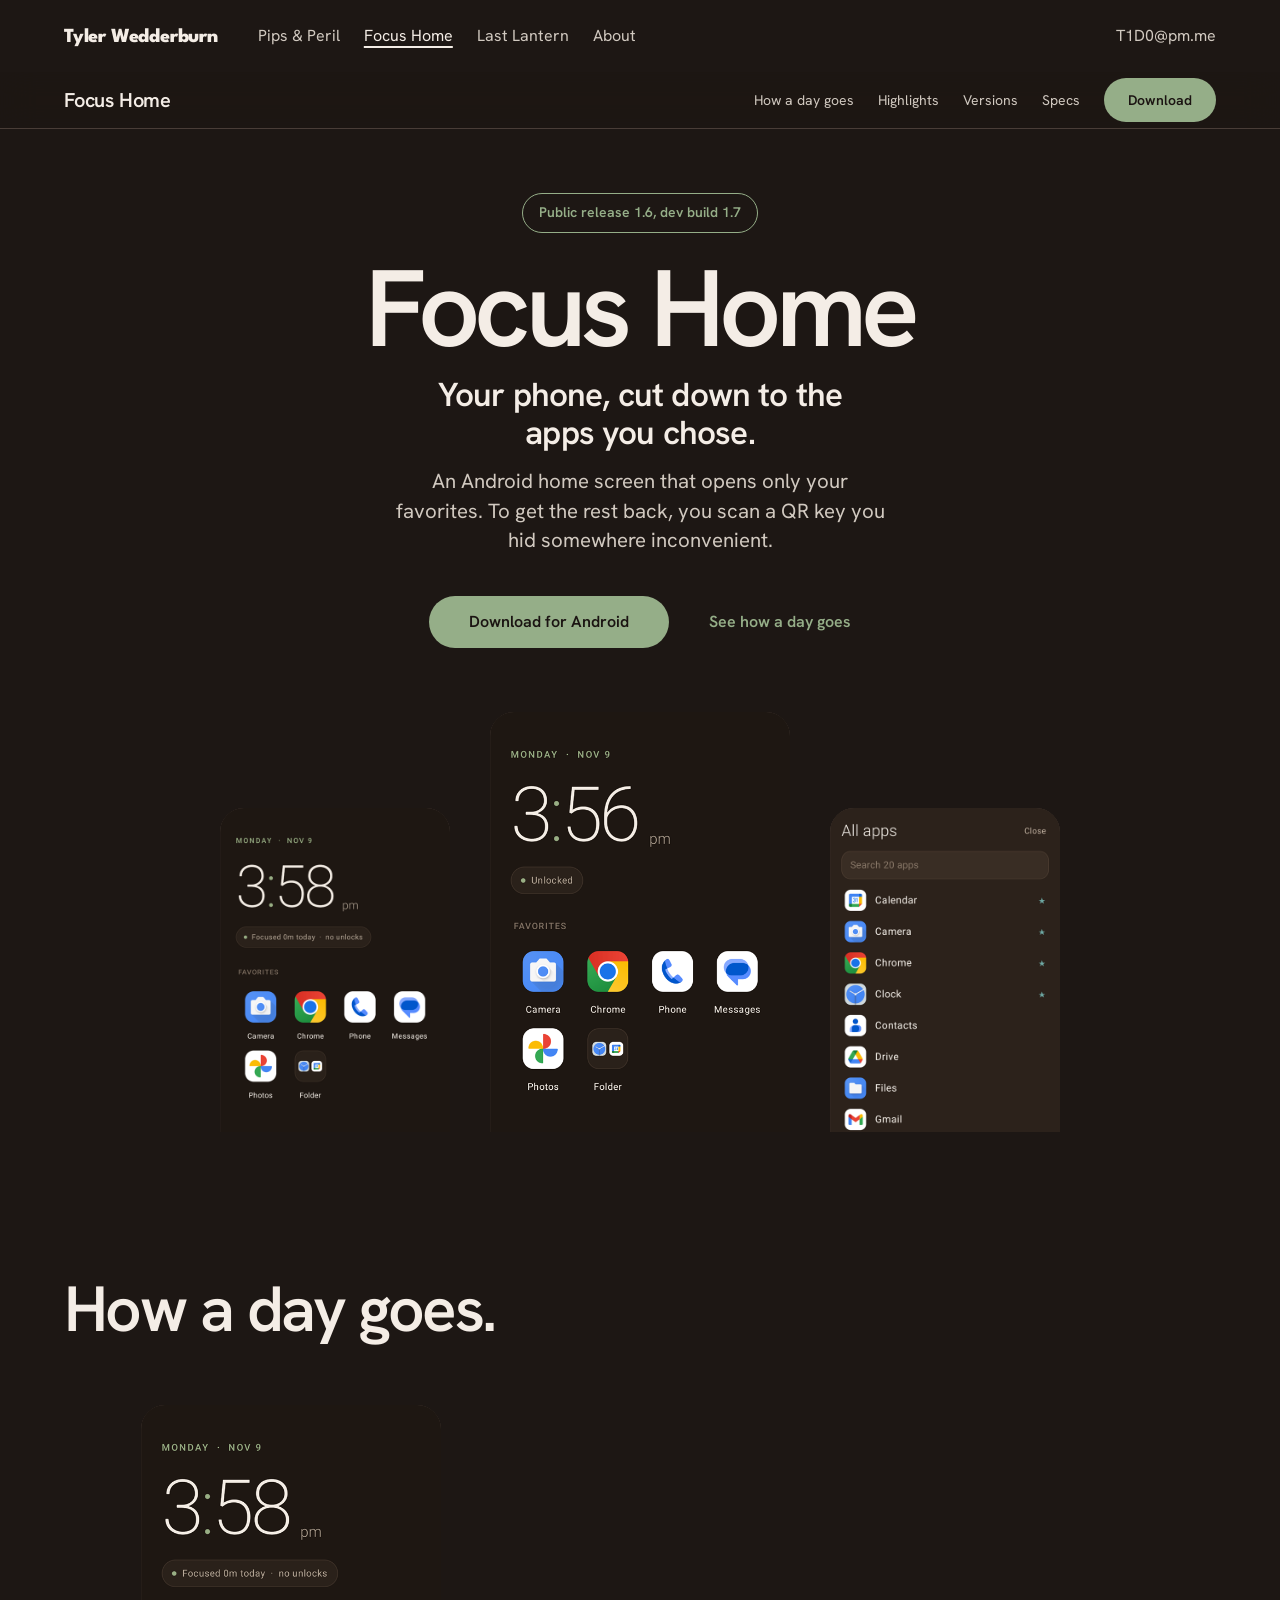
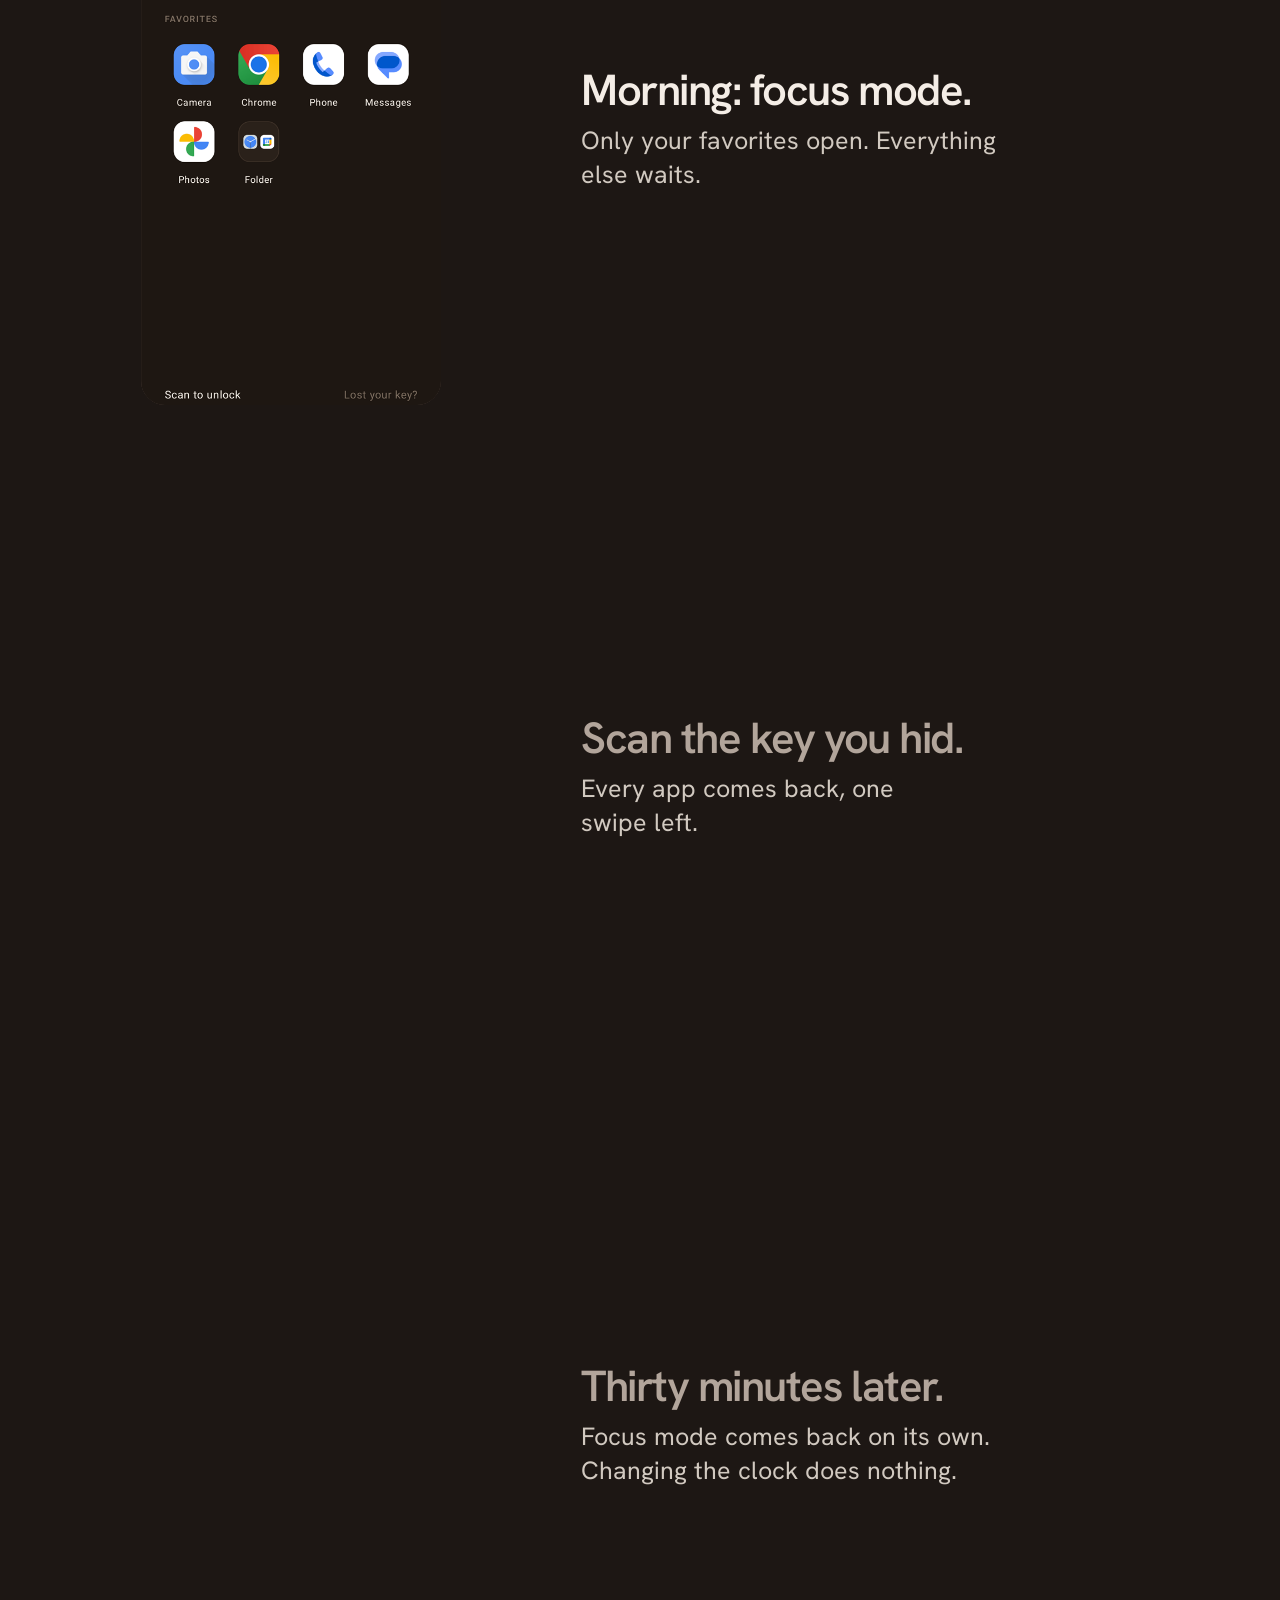
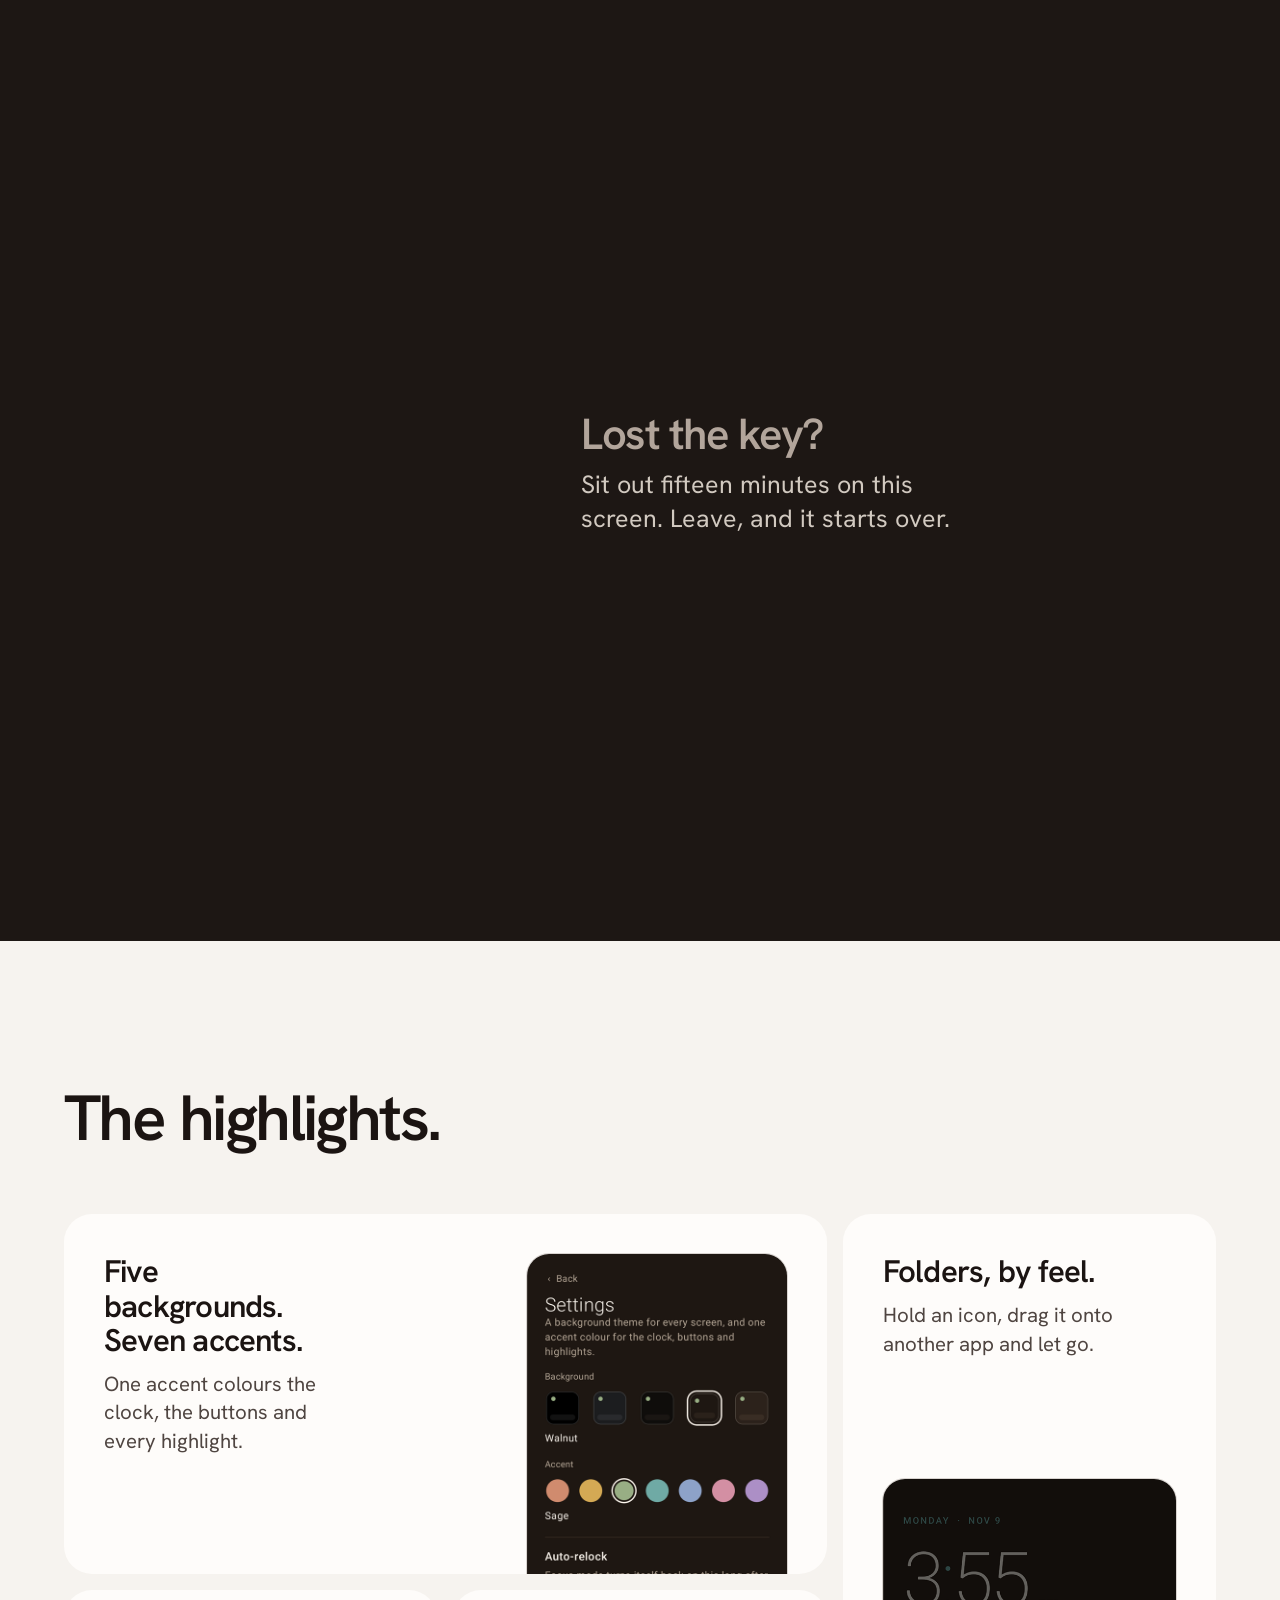
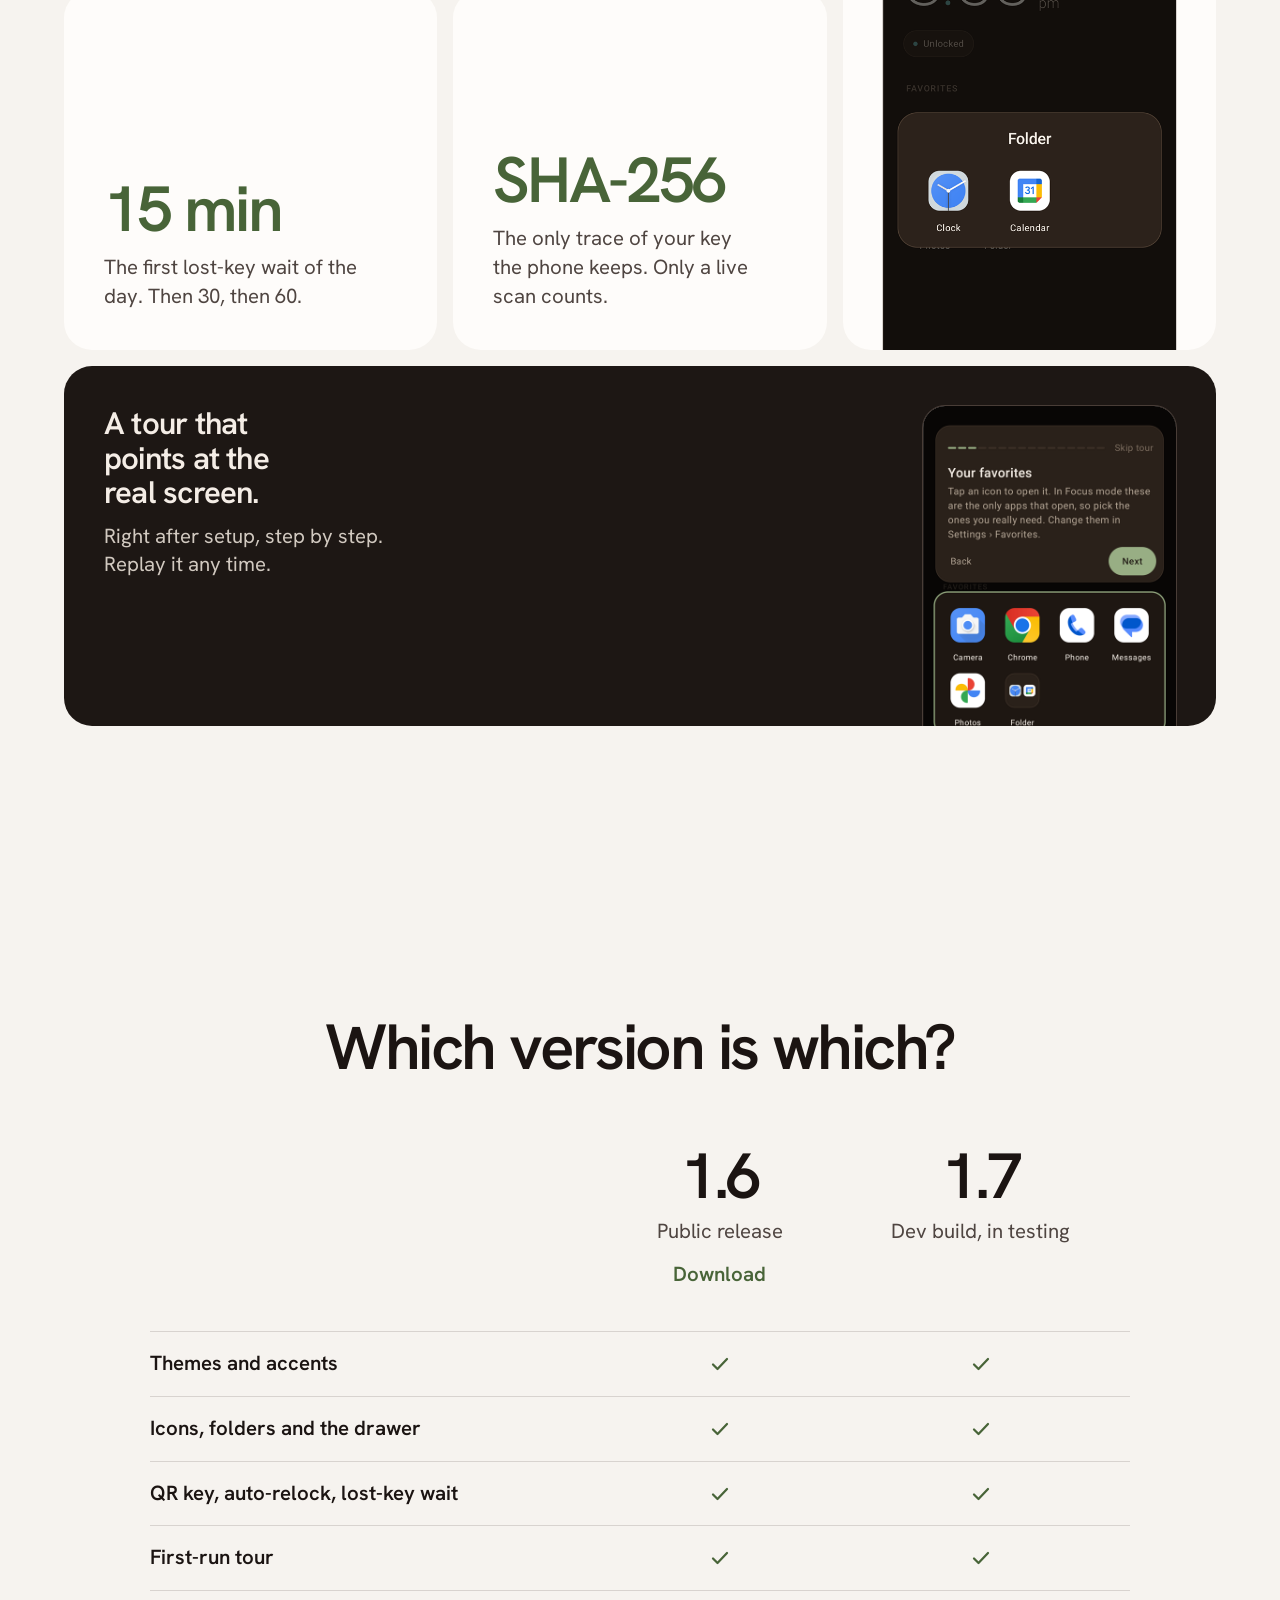
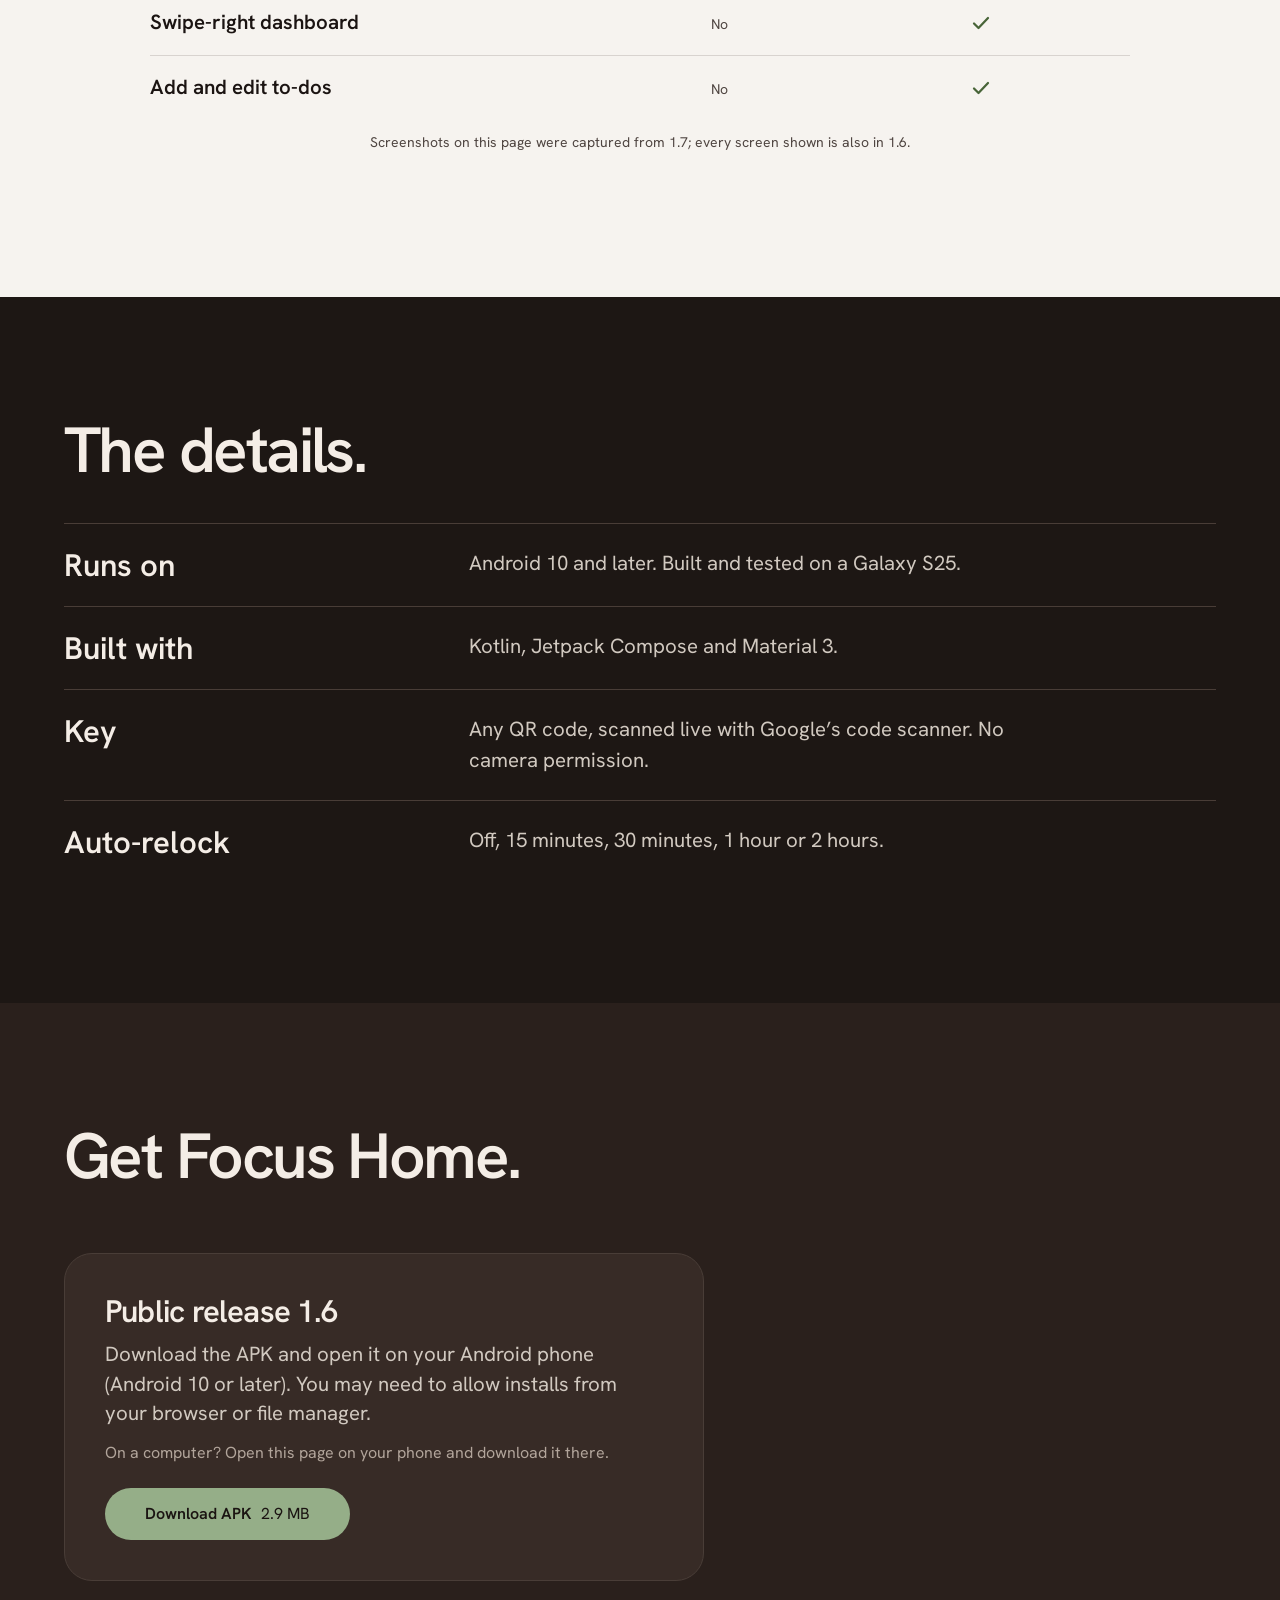
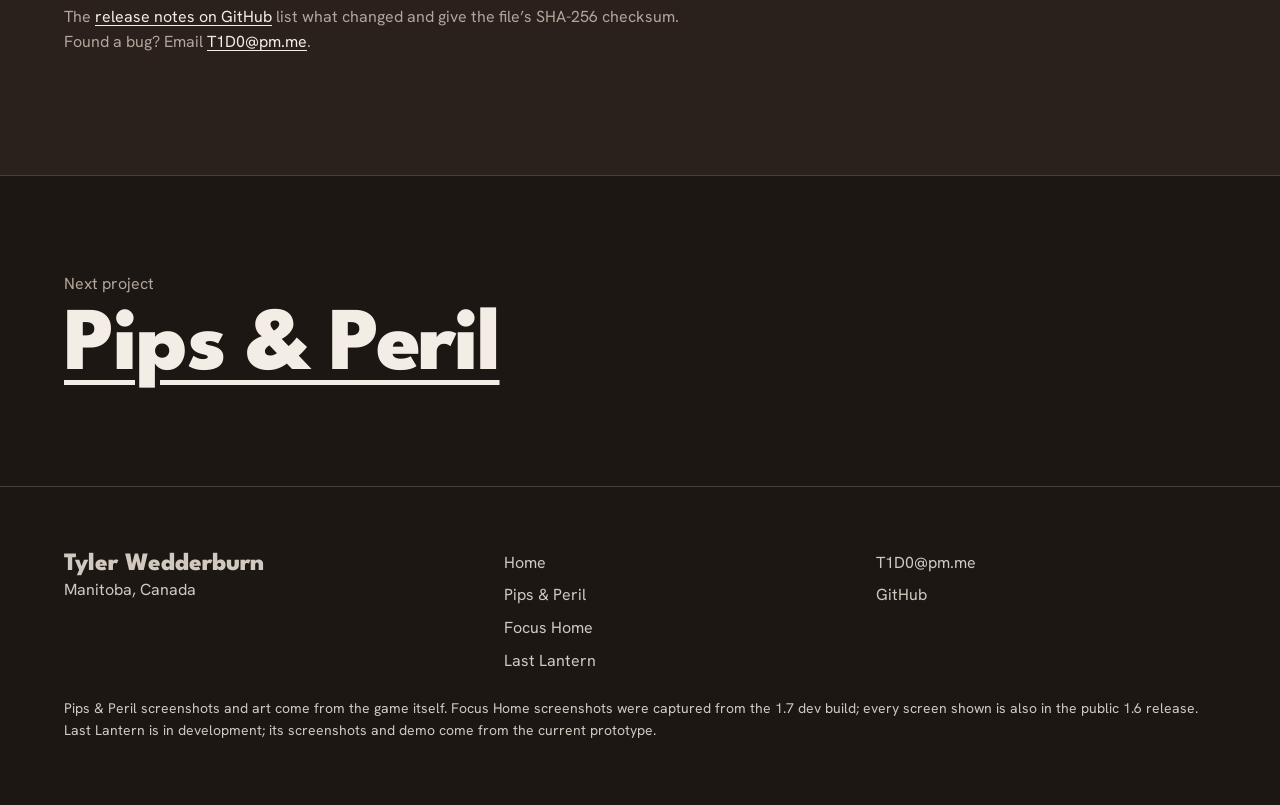
<file: focus-home.html>
<!doctype html>
<html lang="en">
<head>
<meta charset="utf-8">
<meta name="viewport" content="width=device-width, initial-scale=1">
<title>Focus Home, an Android launcher by Tyler Wedderburn</title>
<meta name="description" content="Focus Home, an Android launcher by Tyler Wedderburn that opens only your favorite apps until you scan a QR key you hid. Public release 1.6; dev build 1.7.">
<meta property="og:type" content="website">
<meta property="og:title" content="Focus Home, an Android launcher by Tyler Wedderburn">
<meta property="og:description" content="Focus Home, an Android launcher by Tyler Wedderburn that opens only your favorite apps until you scan a QR key you hid. Public release 1.6; dev build 1.7.">
<meta property="og:url" content="https://twedderburn.github.io/portfolio/focus-home.html">
<meta property="og:image" content="https://twedderburn.github.io/portfolio/img/fh/home-walnut.png">
<link rel="icon" href="data:image/svg+xml,%3Csvg xmlns='http://www.w3.org/2000/svg' viewBox='0 0 32 32'%3E%3Crect width='32' height='32' rx='4' fill='%234f9a4b'/%3E%3Cpath d='M8 9h16v4h-6v11h-4V13H8z' fill='%230d1a10'/%3E%3C/svg%3E">
<link rel="preconnect" href="https://fonts.googleapis.com">
<link rel="preconnect" href="https://fonts.gstatic.com" crossorigin>
<link href="https://fonts.googleapis.com/css2?family=League+Spartan:wght@800&family=Hanken+Grotesk:wght@400;600&display=swap" rel="stylesheet">
<script>document.documentElement.classList.add('js');</script>
<style>
:root { color-scheme: dark; }
:root {
  --space-3xs: 2px; --space-2xs: 4px; --space-xs: 8px; --space-sm: 12px; --space-md: 16px; --space-lg: 24px; --space-xl: 40px; --space-2xl: 64px; --space-3xl: 96px; --space-4xl: 144px;
  --text-xs: 0.8125rem; --text-sm: 0.875rem; --text-md: 1rem; --text-lg: 1.25rem; --text-xl: 1.5625rem; --text-2xl: 1.953rem; --text-3xl: 2.441rem;
  --text-display-s: clamp(2.25rem, 4vw + 0.5rem, 3.75rem); --text-display: clamp(2.75rem, 5vw + 1rem, 5.25rem);
  --text-section: clamp(2rem, 2.5vw + 1rem, 3.5rem); --text-title: clamp(1.25rem, 0.75vw + 0.875rem, 1.625rem); --text-lead: clamp(1.125rem, 0.35vw + 1rem, 1.375rem);
  --ease-out: cubic-bezier(0.16, 1, 0.3, 1); --ease-in: cubic-bezier(0.7, 0, 0.84, 0); --ease-in-out: cubic-bezier(0.65, 0, 0.35, 1);
  --dur-micro: 120ms; --dur-short: 220ms; --dur-long: 420ms;
  --color-error: oklch(52% 0.19 27); --color-success: oklch(50% 0.12 150);
  --container: 1520px; --gutter: 64px; --gap-columns: 32px; --section-gap-s: 120px; --section-gap: 144px; --section-gap-l: 176px;
  --z-base: 1; --z-raised: 10; --z-dropdown: 100; --z-sticky: 200; --z-sticky-nav: 300; --z-modal: 400; --z-toast: 500; --z-tooltip: 600;
  /* site frame: forest floor, Tyler's green, woody browns */
  --color-paper: oklch(17% 0.022 150); --color-paper-2: oklch(21% 0.026 150); --color-paper-3: oklch(25% 0.03 148);
  --color-ink: oklch(95% 0.012 95); --color-ink-2: oklch(85% 0.02 95); --color-muted: oklch(72% 0.03 110);
  --color-rule: oklch(34% 0.035 140);
  --color-field: oklch(57.6% 0.12 144.1); --color-field-ink: oklch(15% 0.025 150); --color-field-hover: oklch(22% 0.03 150);
  --color-wood: oklch(42% 0.07 55); --color-wood-2: oklch(66% 0.08 68); --color-wood-ink: oklch(96% 0.015 80);
  --color-accent: oklch(72% 0.14 144); --color-accent-ink: oklch(15% 0.025 150); --color-focus: oklch(80% 0.18 144);
  /* project palettes: inside a project, its colours win */
  --pp-plum: oklch(26% 0.09 305); --pp-plum-2: oklch(34% 0.11 305); --pp-gold: oklch(84% 0.15 85); --pp-ember: oklch(70% 0.17 50);
  --pp-paper: oklch(21% 0.075 305); --pp-paper-2: oklch(26% 0.09 305); --pp-paper-3: oklch(31% 0.1 305); --pp-ink: oklch(95% 0.02 85); --pp-ink-2: oklch(86% 0.03 85); --pp-muted: oklch(76% 0.04 300); --pp-rule: oklch(38% 0.08 305); --pp-accent-ink: oklch(22% 0.07 305); --pp-focus: oklch(86% 0.16 85);
  --es-walnut: oklch(21% 0.012 45); --es-mocha: oklch(25.5% 0.017 45); --es-card: oklch(30% 0.02 45); --es-ink: oklch(95% 0.012 70); --es-ink-2: oklch(84% 0.015 70); --es-muted: oklch(73% 0.02 60); --es-rule: oklch(37% 0.02 45); --es-sage: oklch(72% 0.06 135); --es-sage-ink: oklch(20% 0.012 45); --es-focus: oklch(82% 0.09 135);
  --es-cream: oklch(96.5% 0.006 70); --es-white: oklch(99.2% 0.003 70); --es-dark-ink: oklch(20% 0.012 45); --es-dark-ink-2: oklch(40% 0.015 45); --es-light-rule: oklch(87% 0.008 70); --es-sage-deep: oklch(47% 0.075 135); --es-glass: oklch(21% 0.012 45 / 0.82);
  --fh-paper-2: oklch(18% 0.004 150); --fh-paper-3: oklch(23% 0.004 150); --fh-ink-2: oklch(86% 0.003 150);
  --fh-black: oklch(13% 0.004 150); --fh-white: oklch(97% 0.003 150); --fh-grey: oklch(70% 0.005 150); --fh-line: oklch(30% 0.004 150);
  --ll-paper: oklch(13% 0.02 285); --ll-paper-2: oklch(17% 0.026 285); --ll-paper-3: oklch(22% 0.032 285); --ll-ink: oklch(93% 0.025 85); --ll-ink-2: oklch(83% 0.03 80); --ll-muted: oklch(70% 0.035 75); --ll-rule: oklch(38% 0.05 80); --ll-amber: oklch(80% 0.13 85); --ll-amber-ink: oklch(16% 0.03 285); --ll-focus: oklch(86% 0.13 85); --ll-rubric: oklch(50% 0.19 25); --ll-rubric-ink: oklch(66% 0.17 28); --ll-cobalt: oklch(45% 0.16 265);
  --font-display: "League Spartan", ui-sans-serif, system-ui, sans-serif; --font-body: "Hanken Grotesk", ui-sans-serif, system-ui, sans-serif; --font-outlier: "Pixelify Sans", ui-monospace, monospace; --font-serif: "EB Garamond", ui-serif, Georgia, serif; --font-blackletter: "UnifrakturMaguntia", "EB Garamond", serif; --font-inscription: "Cinzel", "EB Garamond", serif;
  --radius-card: 2px; --radius-pill: 999px; --rule-hair: 1px; --shadow-card: none;
  --tracking-display: -0.01em;
  --nav-h: 72px;
}

*, *::before, *::after { box-sizing: border-box; }
html, body { overflow-x: clip; }
html { scrollbar-color: var(--color-muted) var(--color-paper); scroll-padding-top: var(--space-3xl); }
body { margin: 0; background: var(--color-paper); color: var(--color-ink); font-family: var(--font-body); font-size: var(--text-md); line-height: 1.55; -webkit-font-smoothing: antialiased; caret-color: var(--color-accent); }
::selection { background: color-mix(in oklab, var(--color-accent) 22%, transparent); color: var(--color-ink); }
:focus-visible { outline: 2px solid var(--color-focus); outline-offset: 2px; }
a { color: inherit; text-decoration-thickness: 1px; text-underline-offset: 0.16em; }
h1, h2, h3 { margin: 0; font-family: var(--font-display); font-synthesis: none; overflow-wrap: break-word; min-width: 0; text-wrap: balance; }
p { margin: 0; text-wrap: pretty; }
p:not([class]) { max-width: 65ch; }
img, video { max-width: 100%; height: auto; display: block; }
svg { display: block; }
[hidden] { display: none !important; }
button, input, select, textarea { font: inherit; }
.container { width: 100%; max-width: var(--container); margin-inline: auto; padding-inline: var(--gutter); box-sizing: border-box; }
.num, .figure, td.num { font-variant-numeric: tabular-nums; }
.visually-hidden { position: absolute; width: 1px; height: 1px; overflow: hidden; clip-path: inset(50%); white-space: nowrap; }
[data-slot] { position: relative; overflow: hidden; background: linear-gradient(160deg, var(--color-paper-2, var(--color-paper)), var(--color-paper-3, var(--color-paper))); }
[data-slot] > img { position: absolute; inset: 0; width: 100%; height: 100%; object-fit: cover; z-index: 1; }
[data-slot]:has(> img) > :not(img):not([data-keep]) { display: none !important; }
@media (max-width: 60rem) { :root { --gutter: 24px; --section-gap-s: 80px; --section-gap: 96px; --section-gap-l: 120px; } }
@media (max-width: 40rem) { :root { --gutter: 16px; --section-gap-s: 56px; --section-gap: 72px; --section-gap-l: 96px; --gap-columns: 16px; } }
@media (prefers-reduced-motion: reduce) { *:not(.keep-motion), *:not(.keep-motion)::before, *:not(.keep-motion)::after { animation-duration: 0.01ms !important; animation-iteration-count: 1 !important; transition-duration: 0.01ms !important; scroll-behavior: auto !important; } }

/* Tyler Wedderburn's portfolio: a home page that puts both projects and their downloads up front, and one full page per project.
 * Frame: forest green, walnut and wood, League Spartan heads, Hanken Grotesk body.
 * Each project keeps its own world wherever it appears: plum, gold and Pixelify Sans for Pips & Peril; walnut, sage and plain Hanken for Focus Home; night stone, gold leaf, stained glass and blackletter for Last Lantern. */

/* ---------- project worlds: inside a project, its colours win ---------- */
.page-pips, .world-pips { --color-paper: var(--pp-paper); --color-paper-2: var(--pp-paper-2); --color-paper-3: var(--pp-paper-3); --color-ink: var(--pp-ink); --color-ink-2: var(--pp-ink-2); --color-muted: var(--pp-muted); --color-rule: var(--pp-rule); --color-accent: var(--pp-gold); --color-accent-ink: var(--pp-accent-ink); --color-focus: var(--pp-focus); --font-head: var(--font-outlier); }
.page-focus, .world-focus { --color-paper: var(--es-walnut); --color-paper-2: var(--es-mocha); --color-paper-3: var(--es-card); --color-ink: var(--es-ink); --color-ink-2: var(--es-ink-2); --color-muted: var(--es-muted); --color-rule: var(--es-rule); --color-accent: var(--es-sage); --color-accent-ink: var(--es-sage-ink); --color-focus: var(--es-focus); --font-head: var(--font-body); }
.page-lantern, .world-lantern { --color-paper: var(--ll-paper); --color-paper-2: var(--ll-paper-2); --color-paper-3: var(--ll-paper-3); --color-ink: var(--ll-ink); --color-ink-2: var(--ll-ink-2); --color-muted: var(--ll-muted); --color-rule: var(--ll-rule); --color-accent: var(--ll-amber); --color-accent-ink: var(--ll-amber-ink); --color-focus: var(--ll-focus); --font-head: var(--font-serif); }
.world-pips, .world-focus, .world-lantern { background: var(--color-paper); color: var(--color-ink); }

/* ---------- shared chrome ---------- */
.skip { position: absolute; left: var(--space-md); top: calc(-1 * var(--space-3xl)); z-index: var(--z-toast); padding: var(--space-xs) var(--space-md); background: var(--color-ink); color: var(--color-paper); }
.skip:focus-visible { top: var(--space-md); }
.wrap { width: 100%; max-width: 1520px; margin-inline: auto; padding-inline: var(--gutter); }

.nav { min-height: var(--nav-h); display: flex; flex-wrap: wrap; align-items: center; column-gap: var(--space-xl); }
.wordmark { font: 800 var(--text-lg)/1 var(--font-display); letter-spacing: -0.01em; text-decoration: none; white-space: nowrap; padding-top: var(--space-3xs); color: var(--color-ink); }
.nav__links { display: flex; gap: var(--space-lg); margin: 0; padding: 0; list-style: none; }
.nav__links a, .nav__mail { color: var(--color-ink-2); text-decoration: none; white-space: nowrap; transition: color var(--dur-short) var(--ease-out); }
.nav__links a:hover, .nav__mail:hover { color: var(--color-ink); text-decoration: underline; }
.nav__links a[aria-current="page"] { color: var(--color-ink); text-decoration: underline; text-decoration-thickness: 2px; text-underline-offset: 0.3em; }
.nav__mail { margin-left: auto; }

.btn { display: inline-flex; align-items: center; min-height: 48px; padding: 0 var(--space-lg); border: 1px solid var(--color-ink); border-radius: var(--radius-pill); background: var(--color-ink); color: var(--color-paper); font: 600 var(--text-md)/1 var(--font-body); white-space: nowrap; text-decoration: none; cursor: pointer; transition: background-color var(--dur-short) var(--ease-out), border-color var(--dur-short) var(--ease-out), transform var(--dur-micro) var(--ease-out); }
.btn:hover { background: var(--color-ink-2); }
.btn:active { transform: translateY(1px); }
.btn:focus-visible { outline: 2px solid var(--color-focus); outline-offset: 3px; }
.btn:disabled { opacity: 0.55; cursor: not-allowed; transform: none; }
.btn--quiet { background: transparent; color: var(--color-ink); border-color: var(--color-ink-2); }
.btn--quiet:hover { background: var(--color-paper-2); }
/* a download: the accent colour, with the file size set lighter beside the label */
.btn--get { background: var(--color-accent); color: var(--color-accent-ink); border-color: var(--color-accent); }
.btn--get:hover { background: var(--color-ink); border-color: var(--color-ink); }
.btn span, .pill span { margin-left: 0.6em; font-weight: 400; }
.actions { display: flex; flex-wrap: wrap; gap: var(--space-sm); }

.section { padding-block: var(--section-gap-s); }
.head { font: 800 var(--text-section)/1 var(--font-head, var(--font-display)); letter-spacing: -0.01em; max-width: 22ch; }
.head + p { margin-top: var(--space-md); font-size: var(--text-lead); color: var(--color-ink-2); max-width: 52ch; }
.caption { margin-top: var(--space-sm); font-size: var(--text-sm); color: var(--color-muted); }

.shot { margin: 0; }
.shot img { width: 100%; height: auto; aspect-ratio: 16 / 9; object-fit: cover; image-rendering: pixelated; border-radius: var(--radius-card); outline: 1px solid color-mix(in oklab, var(--color-ink) 10%, transparent); outline-offset: -1px; }

.footer { border-top: 1px solid var(--color-rule); padding-block: var(--space-2xl); }
.footer__row { display: grid; grid-template-columns: minmax(0, 1.2fr) minmax(0, 1fr) minmax(0, 1fr); gap: var(--gap-columns); align-items: start; }
.footer__name { font: 800 var(--text-xl)/1.1 var(--font-display); }
.footer p, .footer li { color: var(--color-ink-2); }
.footer ul { margin: 0; padding: 0; list-style: none; display: grid; gap: var(--space-xs); }
.footer a { text-decoration: none; }
.footer a:hover { text-decoration: underline; }
.footer__note { margin-top: var(--space-lg); font-size: var(--text-sm); color: var(--color-muted); }

/* a sticky bar on each project page: the project's name, its sections, and the download */
.subnav { position: sticky; top: 0; z-index: var(--z-sticky-nav); background: color-mix(in oklab, var(--color-paper) 84%, transparent); backdrop-filter: saturate(1.4) blur(18px); border-bottom: 1px solid var(--color-rule); }
.subnav__in { display: flex; align-items: center; gap: var(--space-lg); min-height: 56px; }
.subnav__name { margin-right: auto; font: 600 var(--text-lg)/1 var(--font-head); letter-spacing: -0.01em; color: var(--color-ink); text-decoration: none; white-space: nowrap; }
.subnav__links { display: flex; gap: var(--space-lg); margin: 0; padding: 0; list-style: none; }
.subnav__links a { font-size: var(--text-sm); color: var(--color-ink-2); text-decoration: none; white-space: nowrap; transition: color var(--dur-short) var(--ease-out); }
.subnav__links a:hover { color: var(--color-ink); }
.subnav__links a[aria-current="true"] { color: var(--color-ink); text-decoration: underline; text-decoration-thickness: 2px; text-underline-offset: 0.45em; }
.pill { display: inline-flex; align-items: center; min-height: 44px; padding: 0 var(--space-lg); border-radius: var(--radius-pill); background: var(--color-accent); color: var(--color-accent-ink); font: 600 var(--text-sm)/1 var(--font-body); white-space: nowrap; text-decoration: none; transition: background-color var(--dur-short) var(--ease-out), transform var(--dur-micro) var(--ease-out); }
.pill:hover { background: var(--color-ink); }
.pill:active { transform: translateY(1px); }
.pill:focus-visible { outline: 2px solid var(--color-focus); outline-offset: 3px; }
.pill--lg { min-height: 52px; padding: 0 var(--space-xl); font-size: var(--text-md); }

/* the download section that closes each project page */
.getit__grid { display: grid; grid-template-columns: repeat(3, minmax(0, 1fr)); gap: var(--space-md); margin-top: var(--space-2xl); }
.getit__grid--one { grid-template-columns: minmax(0, 640px); }
.getit__card { display: flex; flex-direction: column; align-items: flex-start; gap: var(--space-sm); padding: var(--space-xl); background: var(--color-paper-2); border: 1px solid var(--color-rule); border-radius: var(--radius-card); }
.band-plum .getit__card, .band-espresso .getit__card { background: var(--color-paper-3); }
.page-focus .getit__card { border-radius: 28px; }
.getit__card h3 { font: 600 var(--text-2xl)/1.1 var(--font-head); }
.page-focus .getit__card h3 { letter-spacing: -0.025em; }
.getit__card p { flex: 1; font-size: var(--text-lead); line-height: 1.45; color: var(--color-ink-2); }
.getit__card .btn, .getit__card .pill { margin-top: var(--space-sm); }
.getit__note { margin-top: var(--space-lg); color: var(--color-muted); max-width: 70ch; }
.getit__note a { color: var(--color-ink); text-underline-offset: 0.2em; }

/* when the visitor's device matches one of the downloads, that one leads and the others go quiet */
.actions.has-yours .btn--get:not(.is-yours), .getit__grid.has-yours .getit__card:not(.is-yours) .btn--get { background: transparent; color: var(--color-ink); border-color: var(--color-ink-2); }
.actions.has-yours .btn--get:not(.is-yours):hover, .getit__grid.has-yours .getit__card:not(.is-yours) .btn--get:hover { background: var(--color-paper-3); }
.actions.has-yours .is-yours { order: -1; }
.getit__card.is-yours { border-color: var(--color-accent); }
.getit__card.is-yours h3::after { content: "For this device"; display: inline-block; margin-left: var(--space-sm); padding: var(--space-2xs) var(--space-xs); border: 1px solid var(--color-accent); border-radius: var(--radius-pill); color: var(--color-accent); font: 600 var(--text-xs)/1.2 var(--font-body); letter-spacing: 0; vertical-align: middle; }
html[data-os="android"] .not-android { display: none; }
.getit__card p.not-android { flex: 0; font-size: var(--text-md); color: var(--color-muted); }

/* ---------- home ---------- */
/* the intro: a short green band, so the first project starts on the first screen */
.intro { background: var(--color-field); color: var(--color-field-ink); --color-ink: var(--color-field-ink); --color-ink-2: var(--color-field-ink); --color-focus: var(--color-field-ink); }
.intro__body { display: grid; gap: var(--space-lg); padding-block: var(--space-xl) var(--space-2xl); }
.intro h1 { font: 800 min(10.4vw, 10rem)/0.86 var(--font-display); letter-spacing: -0.03em; white-space: nowrap; }
.js .intro h1 { animation: rise 0.8s var(--ease-out) both; }
@keyframes rise { from { opacity: 0; transform: translateY(24%); } to { opacity: 1; transform: none; } }
.intro__line { max-width: 40ch; font: 600 var(--text-xl)/1.3 var(--font-body); letter-spacing: -0.01em; }
.intro--tall { min-height: 70svh; }
.intro .btn { background: var(--color-field-ink); color: var(--color-wood-ink); border-color: var(--color-field-ink); }
.intro .btn:hover { background: var(--color-field-hover); }
.intro .btn--quiet { background: transparent; color: var(--color-field-ink); }
.intro .btn--quiet:hover { background: color-mix(in oklab, var(--color-field-ink) 12%, transparent); }

/* one panel per project, in that project's colours: what it is, the downloads, then the pictures */
.feature { padding-block: var(--section-gap-s); }
.feature__in { display: grid; grid-template-columns: minmax(0, 5fr) minmax(0, 7fr); gap: var(--space-2xl); align-items: center; }
.feature--flip .feature__in { grid-template-columns: minmax(0, 7fr) minmax(0, 5fr); }
.feature--flip .feature__text { order: 2; }
.feature__kind { font-size: var(--text-sm); font-weight: 600; letter-spacing: 0.06em; text-transform: uppercase; color: var(--color-accent); }
.feature h2 { margin-top: var(--space-sm); font: 600 var(--text-display)/0.95 var(--font-head); letter-spacing: -0.01em; }
.feature h2 a { text-decoration: none; }
.feature h2 a:hover { text-decoration: underline; text-decoration-thickness: 0.06em; text-underline-offset: 0.12em; }
.world-pips.feature h2 { color: var(--color-accent); }
.world-focus.feature h2 { letter-spacing: -0.045em; }
.feature__desc { margin-top: var(--space-md); max-width: 32ch; font-size: var(--text-xl); line-height: 1.35; }
.feature__facts { margin: var(--space-lg) 0 0; padding: 0; list-style: none; display: grid; gap: var(--space-xs); color: var(--color-ink-2); }
.feature__facts li { display: grid; grid-template-columns: 10px minmax(0, 1fr); gap: var(--space-sm); align-items: baseline; }
.feature__facts li::before { content: ""; width: 8px; height: 8px; background: var(--color-accent); translate: 0 -1px; }
.world-focus .feature__facts li::before { border-radius: 50%; }
.feature .actions { margin-top: var(--space-xl); }
.feature__note { margin-top: var(--space-sm); font-size: var(--text-sm); color: var(--color-muted); }
.more { display: inline-flex; align-items: center; min-height: 44px; margin-top: var(--space-md); font-weight: 600; color: var(--color-accent); text-underline-offset: 0.2em; }
.more::after { content: "\2192"; margin-left: 0.4em; transition: transform var(--dur-short) var(--ease-out); }
.more:hover::after { transform: translateX(4px); }
.feature__media { display: grid; gap: var(--space-sm); text-decoration: none; transition: transform var(--dur-short) var(--ease-out); }
.feature__media:hover { transform: translateY(-4px); }
.feature__media:focus-visible { outline: 2px solid var(--color-focus); outline-offset: 6px; }
.feature__media img { width: 100%; outline: 1px solid color-mix(in oklab, var(--color-ink) 14%, transparent); outline-offset: -1px; }
.media-pips { grid-template-columns: minmax(0, 1fr) minmax(0, 1fr); }
.media-pips img { aspect-ratio: 16 / 9; object-fit: cover; image-rendering: pixelated; border-radius: var(--radius-card); }
.media-pips img:first-child { grid-column: 1 / -1; }
.media-focus { grid-template-columns: repeat(3, minmax(0, 1fr)); gap: var(--space-md); align-items: start; }
.media-focus img { aspect-ratio: 1 / 2; object-fit: cover; object-position: 50% 0; border-radius: 20px; }
.media-focus img:nth-child(odd) { margin-top: var(--space-xl); }

/* about: Tyler's photo and his own words, on wood */
.about-band { background: var(--color-wood); color: var(--color-wood-ink); --color-ink: var(--color-wood-ink); --color-ink-2: var(--color-wood-ink); --color-paper: var(--color-wood); --color-paper-2: color-mix(in oklab, var(--color-wood-ink) 12%, var(--color-wood)); --color-focus: var(--color-wood-ink); }
.about { display: grid; gap: var(--space-2xl); align-items: start; }
.about:has(.portrait img) { grid-template-columns: minmax(0, 380px) minmax(0, 1fr); align-items: center; }
.portrait { display: none; aspect-ratio: 4 / 5; border-radius: var(--radius-card); outline: 2px solid var(--color-wood-ink); outline-offset: -1px; rotate: -2deg; }
.portrait:has(img) { display: block; }
.about .head { max-width: 16ch; }
.about .say { margin-top: var(--space-lg); max-width: 46ch; font-size: var(--text-xl); line-height: 1.45; }
.about .actions { margin-top: var(--space-xl); }

/* ---------- project pages, shared ---------- */
.p-hero { position: relative; overflow: hidden; }
.p-hero__inner { position: relative; z-index: 2; display: grid; align-content: end; gap: var(--space-lg); min-height: min(calc(100svh - var(--nav-h) - 56px), 800px); padding-block: var(--space-3xl) var(--space-2xl); }
.p-hero h1 { font: 600 min(10vw, 8.5rem)/0.95 var(--font-head); letter-spacing: -0.01em; max-width: 12ch; }
.p-hero .lede { font-size: var(--text-xl); line-height: 1.35; max-width: 32ch; color: var(--color-ink); }
.p-hero .btn { background: var(--color-accent); color: var(--color-accent-ink); border-color: var(--color-accent); }
.p-hero .btn:hover { background: var(--color-ink); border-color: var(--color-ink); }
.p-hero .btn--quiet { background: transparent; color: var(--color-ink); border-color: var(--color-ink-2); }
.p-hero .btn--quiet:hover { background: var(--color-paper-2); }

.split { display: grid; grid-template-columns: minmax(0, 5fr) minmax(0, 7fr); gap: var(--space-2xl); align-items: center; }
.split--flip { grid-template-columns: minmax(0, 7fr) minmax(0, 5fr); }
.steps { margin: var(--space-xl) 0 0; padding: 0; list-style: none; counter-reset: step; display: grid; gap: var(--space-md); }
.steps li { counter-increment: step; display: grid; grid-template-columns: 2.5rem minmax(0, 1fr); gap: var(--space-sm); font-size: var(--text-lg); line-height: 1.4; }
.steps li::before { content: counter(step); font: 600 var(--text-xl)/1.1 var(--font-head); color: var(--color-accent); }
.steps b { font-weight: 600; }

.rows { margin: var(--space-xl) 0 0; display: grid; }
.rows > div { display: grid; grid-template-columns: minmax(0, 4fr) minmax(0, 8fr); gap: var(--gap-columns); padding-block: var(--space-lg); border-top: 1px solid var(--color-rule); }
.rows dt { font: 600 var(--text-2xl)/1.1 var(--font-head); }
.rows dd { margin: 0; font-size: var(--text-lead); line-height: 1.5; color: var(--color-ink-2); max-width: 52ch; }

.table { width: 100%; margin-top: var(--space-xl); border-collapse: collapse; font-size: var(--text-lead); }
.table th { text-align: left; font-weight: 600; font-size: var(--text-sm); color: var(--color-muted); padding: 0 var(--space-md) var(--space-sm) 0; white-space: nowrap; }
.table td { padding: var(--space-md) var(--space-md) var(--space-md) 0; border-top: 1px solid var(--color-rule); }
.table td:first-child { font-weight: 600; }
.table .num { font-variant-numeric: tabular-nums; }

.switch__tabs { display: flex; flex-wrap: wrap; gap: var(--space-xs); margin-top: var(--space-xl); }
.switch__tabs button { min-height: 44px; padding: 0 var(--space-lg); border: 1px solid var(--color-rule); border-radius: var(--radius-pill); background: transparent; color: var(--color-ink); font: 600 var(--text-md)/1 var(--font-body); cursor: pointer; transition: background-color var(--dur-short) var(--ease-out), color var(--dur-short) var(--ease-out); }
.switch__tabs button:hover { background: var(--color-paper-2); }
.switch__tabs button[aria-selected="true"] { background: var(--color-paper-3); color: var(--color-accent); border-color: var(--color-accent); }
.switch__tabs button:focus-visible { outline: 2px solid var(--color-focus); outline-offset: 2px; }
.switch__tabs button:active { transform: translateY(1px); }
.panel { margin-top: var(--space-xl); }
.panel h3 { font: 600 var(--text-2xl)/1.1 var(--font-head); }
.panel ul { margin: var(--space-md) 0 0; padding-left: var(--space-lg); display: grid; gap: var(--space-xs); font-size: var(--text-lead); color: var(--color-ink-2); }
html:not(.js) .panel[hidden] { display: block !important; }

.next { border-top: 1px solid var(--color-rule); }
.next a { display: block; padding-block: var(--space-3xl); text-decoration: none; color: var(--color-ink); }
.next span { display: block; color: var(--color-muted); }
.next b { display: block; margin-top: var(--space-xs); font: 800 clamp(2.75rem, 7vw, 6rem)/0.95 var(--font-display); letter-spacing: -0.02em; text-decoration: underline; text-decoration-thickness: 0.06em; text-underline-offset: 0.12em; }
.next a:hover b { text-decoration-color: transparent; }

/* ---------- Pips & Peril ---------- */
.page-pips .p-hero { background: var(--color-paper); color: var(--color-ink); }
.pan { position: absolute; top: 0; left: 50%; height: 100%; aspect-ratio: 16 / 9; translate: -50% 0; z-index: 1; }
.pan img { width: 100%; height: 100%; image-rendering: pixelated; }
.pips-scrim { position: absolute; inset: 0; z-index: 1; background: linear-gradient(90deg, color-mix(in oklab, var(--color-paper) 92%, transparent) 0%, color-mix(in oklab, var(--color-paper) 70%, transparent) 38%, transparent 70%); }
.js .pan.is-panning { animation: pan 40s var(--ease-in-out) infinite alternate; }
@keyframes pan { from { transform: translateX(var(--pan, 0px)); } to { transform: translateX(calc(-1 * var(--pan, 0px))); } }
[data-loop]:not(.is-running) .pan { animation-play-state: paused; }
.loop-toggle { position: absolute; right: var(--gutter); bottom: var(--space-xl); z-index: 3; min-height: 44px; padding: 0 var(--space-md); border: 1px solid var(--color-accent); border-radius: var(--radius-pill); background: var(--color-paper); color: var(--color-accent); font: 600 var(--text-sm)/1 var(--font-body); cursor: pointer; transition: background-color var(--dur-short) var(--ease-out); }
.loop-toggle:hover { background: var(--color-paper-2); }
.loop-toggle:active { transform: translateY(1px); }
.loop-toggle:focus-visible { outline: 2px solid var(--color-focus); outline-offset: 2px; }
html:not(.js) .loop-toggle { display: none; }
.band-plum { background: var(--color-paper-2); color: var(--color-ink); }

/* the dice roller */
.roller { display: grid; gap: var(--space-lg); justify-items: start; }
.roller__dice { display: flex; flex-wrap: wrap; gap: var(--space-md); align-items: center; }
.die { width: 96px; height: 96px; display: grid; place-items: center; padding: 0; border: 3px solid var(--color-ink); border-radius: 6px; background: var(--color-ink); color: var(--color-paper); cursor: pointer; transition: background-color var(--dur-short) var(--ease-out), border-color var(--dur-short) var(--ease-out), transform var(--dur-micro) var(--ease-out); }
button.die:hover { border-color: var(--color-accent); }
button.die:active { transform: translateY(2px); }
button.die:focus-visible { outline: 2px solid var(--color-focus); outline-offset: 4px; }
.die[aria-pressed="true"] { background: var(--color-accent); border-color: var(--color-accent); }
.die--mod { background: var(--color-paper-3); color: var(--color-accent); border-color: var(--color-accent); font: 600 var(--text-2xl)/1 var(--font-outlier); cursor: default; }
.die__face { width: 64px; height: 64px; display: grid; grid-template-columns: repeat(3, minmax(0, 1fr)); grid-template-rows: repeat(3, minmax(0, 1fr)); }
.die__face i { width: 12px; height: 12px; place-self: center; background: var(--color-paper); }
.die__face b { display: block; }
.js .is-rolling .die__face { animation: tumble 0.36s steps(4) both; }
@keyframes tumble { 0% { transform: rotate(0); } 50% { transform: rotate(90deg) scale(0.8); } 100% { transform: rotate(0); } }
.roller__sum { min-height: 2.7em; font: 600 var(--text-xl)/1.35 var(--font-body); font-variant-numeric: tabular-nums; max-width: 34ch; }
html:not(.js) .roller { display: none; }

/* ---------- Focus Home: a centred hero, a pinned phone story, a bento of highlights, a version comparison ---------- */
.build-tag { display: inline-flex; align-items: center; min-height: 40px; margin-bottom: var(--space-lg); padding: 0 var(--space-md); border: 1px solid var(--color-accent); border-radius: var(--radius-pill); color: var(--color-accent); font-size: var(--text-sm); font-weight: 600; text-decoration: none; transition: background-color var(--dur-short) var(--ease-out); }
.build-tag:hover { background: var(--color-paper-2); }
.build-tag:focus-visible { outline: 2px solid var(--color-focus); outline-offset: 2px; }
.phone__shot { aspect-ratio: 1 / 2; border-radius: 24px; outline: 1px solid var(--color-rule); outline-offset: -1px; }
.phone__shot > img { object-position: 50% 0; }
.band-espresso { background: var(--color-paper-2); color: var(--color-ink); }

.ap-hero { overflow: hidden; padding-top: var(--space-2xl); text-align: center; }
.ap-hero__text { display: grid; justify-items: center; }
.ap-hero h1 { max-width: none; font: 600 clamp(3.5rem, 8.5vw, 8rem)/0.95 var(--font-body); letter-spacing: -0.05em; }
.ap-sub { max-width: 22ch; margin-top: var(--space-md); font: 600 clamp(1.5rem, 2.6vw, 2.4rem)/1.12 var(--font-body); letter-spacing: -0.025em; color: var(--color-ink); }
.ap-lede { max-width: 46ch; margin-top: var(--space-md); font-size: var(--text-lead); line-height: 1.45; color: var(--color-ink-2); }
.ap-links { display: flex; flex-wrap: wrap; justify-content: center; align-items: center; gap: var(--space-md) var(--space-xl); margin-top: var(--space-xl); }
.ap-link { color: var(--color-accent); font-weight: 600; white-space: nowrap; text-decoration: none; text-underline-offset: 0.2em; }
.ap-link:hover { text-decoration: underline; }
.ap-fan { display: flex; justify-content: center; align-items: flex-start; gap: var(--space-xl); margin-top: var(--space-2xl); height: 420px; }
.ap-fan__main { width: 300px; flex: 0 0 auto; }
.ap-fan__side { width: 230px; flex: 0 0 auto; margin-top: var(--space-3xl); }
.js .ap-fan > * { animation: rise-in 0.9s var(--ease-out) both; animation-delay: calc(var(--i, 0) * 120ms); }
@keyframes rise-in { from { opacity: 0; transform: translateY(60px); } to { opacity: 1; transform: none; } }

.ap-light { --color-ink: var(--es-dark-ink); --color-ink-2: var(--es-dark-ink-2); --color-muted: var(--es-dark-ink-2); --color-rule: var(--es-light-rule); --color-accent: var(--es-sage-deep); --color-focus: var(--es-sage-deep); --color-paper-2: var(--es-white); background: var(--es-cream); color: var(--es-dark-ink); padding-block: var(--section-gap); }
.ap-h2 { max-width: 20ch; font: 600 clamp(2.5rem, 5vw, 4.5rem)/1.02 var(--font-body); letter-spacing: -0.04em; }
.ap-center { margin-inline: auto; text-align: center; }
.bento { display: grid; grid-template-columns: repeat(3, minmax(0, 1fr)); grid-auto-rows: 360px; gap: var(--space-md); margin-top: var(--space-2xl); }
.b { position: relative; display: flex; flex-direction: column; gap: var(--space-sm); padding: var(--space-xl); overflow: hidden; border-radius: 28px; background: var(--color-paper-2); color: var(--color-ink); }
.b h3 { max-width: 14ch; font: 600 var(--text-2xl)/1.1 var(--font-body); letter-spacing: -0.025em; }
.b p { max-width: 26ch; font-size: var(--text-lead); line-height: 1.4; color: var(--color-ink-2); }
.b__pic { position: absolute; overflow: hidden; border-radius: 22px 22px 0 0; outline: 1px solid var(--es-light-rule); }
.b__pic > img { object-position: 50% 0; }
.b--wide { grid-column: span 2; }
.b--wide .b__pic { right: var(--space-xl); top: var(--space-xl); bottom: 0; width: 34%; }
.b--tall { grid-row: span 2; }
.b--tall .b__pic { left: var(--space-xl); right: var(--space-xl); bottom: 0; height: 64%; }
.b--stat { justify-content: flex-end; }
.b__big { font: 600 clamp(3rem, 5vw, 4.75rem)/1 var(--font-body); letter-spacing: -0.045em; color: var(--color-accent); }
.b--dark { grid-column: 1 / -1; background: var(--es-walnut); color: var(--es-ink); }
.b--dark p { color: var(--es-ink-2); }
.b--dark .b__pic { outline-color: var(--es-rule); width: 22%; }

.ap-story { padding-block: var(--section-gap); }
.story { display: grid; grid-template-columns: minmax(0, 5fr) minmax(0, 7fr); gap: var(--space-2xl); margin-top: var(--space-2xl); }
.story__phone { display: none; }
.js .story__phone { display: block; position: sticky; top: calc(56px + var(--space-xl)); align-self: start; width: min(300px, 100%); justify-self: center; }
.story__phone img { opacity: 0; transition: opacity var(--dur-short) var(--ease-in-out); }
.story__phone img.is-on { opacity: 1; }
.story__steps { margin: 0; padding: 0; list-style: none; grid-column: 2; }
html:not(.js) .story__steps { grid-column: 1 / -1; }
.story__steps li { display: flex; flex-direction: column; justify-content: center; gap: var(--space-sm); min-height: 72svh; }
.story__steps h3 { font: 600 clamp(2rem, 3.4vw, 3.25rem)/1.05 var(--font-body); letter-spacing: -0.035em; color: var(--color-ink); transition: color var(--dur-long) var(--ease-out); }
.js .story__steps li:not(.is-on) h3 { color: var(--color-muted); }
.story__steps p { max-width: 30ch; font-size: var(--text-xl); line-height: 1.35; color: var(--color-ink-2); }
.story__inline { width: min(260px, 70%); margin-top: var(--space-lg); }
.js .story__inline { display: none; }

.compare { width: 100%; max-width: 980px; margin: var(--space-2xl) auto 0; border-collapse: collapse; font-size: var(--text-lead); }
.compare thead th { padding: 0 var(--space-md) var(--space-xl); text-align: center; vertical-align: top; font-weight: 400; }
.compare__num { display: block; font: 600 clamp(3rem, 5vw, 4.5rem)/1 var(--font-body); letter-spacing: -0.045em; }
.compare__name { display: block; margin: var(--space-xs) 0 var(--space-sm); color: var(--color-ink-2); }
.compare tbody th { padding: var(--space-md) var(--space-md) var(--space-md) 0; text-align: left; font-weight: 600; border-top: 1px solid var(--color-rule); }
.compare tbody td { padding: var(--space-md); text-align: center; border-top: 1px solid var(--color-rule); }
.tick { width: 24px; height: 24px; margin-inline: auto; color: var(--color-accent); }
.no { color: var(--color-ink-2); font-size: var(--text-sm); }

/* ---------- Last Lantern: a Gothic church at night ---------- */
/* Night stone, gold leaf, stained glass. Blackletter for the title, Cinzel inscriptions for labels, EB Garamond for reading. */
.page-lantern main { font-family: var(--font-serif); font-size: 1.125rem; }
.page-lantern .head { font-weight: 600; letter-spacing: 0; }
.page-lantern .head + p { font-size: var(--text-lead); }
.page-lantern .caption { font-family: var(--font-serif); font-style: italic; font-size: var(--text-md); }
.page-lantern .btn { font: 600 var(--text-sm)/1 var(--font-inscription); letter-spacing: 0.08em; text-transform: uppercase; border-radius: 2px; }
.page-lantern .pill { font-family: var(--font-inscription); letter-spacing: 0.06em; text-transform: uppercase; border-radius: 2px; }
.page-lantern .subnav__name { font-family: var(--font-blackletter); font-size: var(--text-xl); font-weight: 400; }
.page-lantern .next b { font: 400 clamp(2.75rem, 7vw, 6rem)/1 var(--font-blackletter); text-decoration: none; }
.page-lantern .next a:hover b { color: var(--color-accent); }
.page-lantern .next { border-top: 0; }

.ll-kicker { font: 600 var(--text-xs)/1.4 var(--font-inscription); letter-spacing: 0.22em; text-transform: uppercase; color: var(--ll-rubric-ink); }
.ll-kicker + .head { margin-top: var(--space-sm); }

/* the nave: an arcade in silhouette, a rose window, a lancet that looks into the sanctuary */
.ll-hero { position: relative; overflow: hidden; background: radial-gradient(ellipse 70% 60% at 72% 30%, oklch(22% 0.05 285) 0%, var(--color-paper) 70%); color: var(--color-ink); }
.ll-hero__rose { position: absolute; z-index: 0; top: clamp(-120px, -6vw, -40px); right: clamp(-160px, -8vw, -40px); width: clamp(420px, 52vw, 820px); aspect-ratio: 1; opacity: 0.34; filter: saturate(0.9) drop-shadow(0 0 60px oklch(50% 0.16 265 / 0.45)); }
.ll-hero__rays { position: absolute; inset: 0; z-index: 0; pointer-events: none; background: linear-gradient(118deg, transparent 38%, oklch(70% 0.12 265 / 0.07) 46%, transparent 52%), linear-gradient(126deg, transparent 50%, oklch(60% 0.17 25 / 0.06) 57%, transparent 63%), linear-gradient(110deg, transparent 58%, oklch(80% 0.13 85 / 0.06) 64%, transparent 70%); }
.ll-hero__arcade { position: absolute; z-index: 1; left: 0; right: 0; bottom: 0; height: 42%; background: url("img/ll/arcade.svg") center bottom / auto 100% repeat-x; opacity: 0.85; }
.ll-hero__inner { position: relative; z-index: 2; display: grid; grid-template-columns: minmax(0, 7fr) minmax(0, 4fr); gap: var(--space-2xl); align-items: end; min-height: min(calc(100svh - var(--nav-h) - 56px), 820px); padding-block: var(--space-3xl) var(--space-2xl); }
.ll-hero__text { display: grid; gap: var(--space-lg); align-content: end; }
.ll-hero h1 { font: 400 min(13vw, 9.5rem)/0.9 var(--font-blackletter); letter-spacing: 0; color: var(--color-ink); text-shadow: 0 2px 0 #000, 0 0 40px oklch(80% 0.13 85 / 0.18); }
.ll-hero h1::first-letter { color: var(--ll-rubric); }
.ll-hero .lede { font: italic 500 var(--text-xl)/1.35 var(--font-serif); max-width: 30ch; color: var(--color-ink); }
.ll-hero__sub { font-size: var(--text-lead); line-height: 1.5; max-width: 44ch; color: var(--color-ink-2); }
.ll-hero .btn { background: var(--color-accent); color: var(--color-accent-ink); border-color: var(--color-accent); }
.ll-hero .btn:hover { background: var(--color-ink); border-color: var(--color-ink); }
.ll-hero .btn--quiet { background: oklch(13% 0.02 285 / 0.6); color: var(--color-ink); border-color: var(--color-accent); }
.ll-hero .btn--quiet:hover { background: var(--color-paper-3); }
.ll-window { position: relative; justify-self: end; width: min(100%, 340px); aspect-ratio: 100 / 140; filter: drop-shadow(0 0 40px oklch(80% 0.13 85 / 0.25)); }
.ll-window img { width: 100%; height: 100%; object-fit: cover; object-position: 58% 0%; image-rendering: pixelated; -webkit-mask: url("img/ll/lancet-mask.svg") 0 0 / 100% 100%; mask: url("img/ll/lancet-mask.svg") 0 0 / 100% 100%; }
.ll-window::after { content: ""; position: absolute; inset: 0; background: url("img/ll/lancet.svg") 0 0 / 100% 100%; }
.ll-window figcaption { position: absolute; left: 0; right: 0; bottom: calc(-1 * var(--space-xl)); text-align: center; font: italic var(--text-sm)/1.3 var(--font-serif); color: var(--color-muted); }
.ll-badge { display: inline-flex; align-items: center; gap: var(--space-xs); justify-self: start; min-height: 34px; padding: 0 var(--space-md); border: 1px solid var(--ll-rubric); background: oklch(30% 0.1 25 / 0.55); color: var(--color-ink); font: 600 var(--text-xs)/1 var(--font-inscription); letter-spacing: 0.2em; text-transform: uppercase; }
.ll-badge span { width: 7px; height: 11px; border-radius: 50% 50% 45% 45%; background: var(--color-accent); box-shadow: 0 0 10px var(--color-accent); }
.js .ll-badge span { animation: ember 2.4s var(--ease-in-out) infinite alternate; }
@keyframes ember { from { opacity: 1; transform: scaleY(1); } to { opacity: 0.55; transform: scaleY(0.85); } }

/* a band of blind tracery between parts of the page */
.ll-tracery { height: 36px; background: url("img/ll/tracery.svg") center / auto 100% repeat-x; opacity: 0.45; }

/* the notice: a leaf of a manuscript, with a rubric and an illuminated capital */
.ll-notice { padding-block: var(--space-2xl); }
.ll-leaf { position: relative; max-width: 880px; margin-inline: auto; padding: var(--space-xl) clamp(var(--space-lg), 4vw, var(--space-2xl)); background: radial-gradient(ellipse at 30% 20%, oklch(91% 0.035 85), oklch(84% 0.05 80) 75%, oklch(76% 0.06 70)); color: oklch(22% 0.03 50); border: 1px solid oklch(62% 0.1 80); box-shadow: 0 0 0 6px var(--color-paper), 0 0 0 7px oklch(62% 0.1 80 / 0.6), 0 20px 60px #000; }
.ll-leaf::before, .ll-leaf::after { content: ""; position: absolute; width: 22px; height: 22px; border: 2px solid oklch(55% 0.12 75); }
.ll-leaf::before { top: 8px; left: 8px; border-right: 0; border-bottom: 0; }
.ll-leaf::after { bottom: 8px; right: 8px; border-left: 0; border-top: 0; }
.ll-leaf .ll-kicker { color: var(--ll-rubric); }
.ll-leaf h2 { margin-top: var(--space-2xs); font: 600 var(--text-2xl)/1.1 var(--font-serif); color: oklch(22% 0.03 50); }
.ll-leaf p { margin-top: var(--space-sm); font-size: var(--text-lead); line-height: 1.55; max-width: 62ch; }
.ll-leaf h2 + p::first-letter { float: left; margin: 0.06em 0.12em 0 0; padding: 0 0.12em; font: 400 3.4em/0.85 var(--font-blackletter); color: var(--ll-rubric); background: linear-gradient(135deg, oklch(84% 0.13 85), oklch(70% 0.13 75)); border: 1px solid oklch(55% 0.12 75); }

/* sections */
.ll-band { background: linear-gradient(180deg, var(--color-paper) 0%, var(--color-paper-2) 12%, var(--color-paper-2) 88%, var(--color-paper) 100%); color: var(--color-ink); }
.page-lantern .steps li::before { content: counter(step, upper-roman) "."; font: 600 var(--text-lg)/1.3 var(--font-inscription); color: var(--ll-rubric-ink); }
.page-lantern .steps li { grid-template-columns: 3rem minmax(0, 1fr); }
.page-lantern .rows > div { border-top: 1px solid oklch(45% 0.07 80 / 0.5); }
.page-lantern .rows dt { font: 600 var(--text-xl)/1.2 var(--font-inscription); letter-spacing: 0.06em; color: var(--color-accent); }
.page-lantern .table th { font: 600 var(--text-xs)/1.4 var(--font-inscription); letter-spacing: 0.16em; text-transform: uppercase; color: var(--ll-rubric-ink); }
.page-lantern .table td { border-top-color: oklch(45% 0.07 80 / 0.45); }
.page-lantern .table .num { font: 600 var(--text-lead)/1 var(--font-inscription); color: var(--color-accent); }
.ll-facts { margin: var(--space-xl) 0 0; padding: 0; list-style: none; display: grid; gap: var(--space-md); font-size: var(--text-lg); line-height: 1.5; color: var(--color-ink-2); }
.ll-facts li { position: relative; padding-left: 1.6em; }
.ll-facts li::before { content: "✠"; position: absolute; left: 0; top: 0.05em; color: var(--ll-rubric-ink); }
.ll-facts b { color: var(--color-ink); font-weight: 600; }

/* a picture under a gilded canopy, like a panel of an altarpiece */
.ll-panel { position: relative; margin: 0; padding: 10px; padding-top: clamp(44px, 7vw, 76px); background: linear-gradient(180deg, oklch(20% 0.03 285), oklch(15% 0.02 285)); border: 1px solid oklch(62% 0.1 80 / 0.7); box-shadow: inset 0 0 0 4px var(--color-paper), inset 0 0 0 5px oklch(62% 0.1 80 / 0.35); }
.ll-panel::before { content: ""; position: absolute; left: 10px; right: 10px; top: 12px; height: clamp(30px, 5vw, 60px); background: url("img/ll/canopy.svg") 0 0 / 100% 100% no-repeat; }
.ll-panel::after { content: ""; position: absolute; left: 50%; top: -30px; width: 34px; height: 44px; translate: -50% 0; background: url("img/ll/finial.svg") center / contain no-repeat; }
.ll-panel img { display: block; width: 100%; height: auto; aspect-ratio: 16 / 9; object-fit: cover; image-rendering: pixelated; }
.ll-panel figcaption { margin-top: var(--space-sm); padding-inline: var(--space-2xs); }

/* the combat demo, set in the panel of an altarpiece */
.ll-battle { margin-top: var(--space-2xl); outline: none; }
.ll-stage { position: relative; overflow: hidden; padding: 0; background: #0d0b09; border: 1px solid oklch(62% 0.1 80 / 0.8); box-shadow: 0 0 0 5px var(--color-paper), 0 0 0 6px oklch(62% 0.1 80 / 0.4), 0 30px 80px #000; }
.ll-battle__crown { position: relative; height: clamp(40px, 6vw, 80px); margin-bottom: 6px; background: url("img/ll/canopy.svg") 0 100% / 100% 100% no-repeat; }
.ll-battle__crown::after { content: ""; position: absolute; left: 50%; top: clamp(-24px, -2vw, -10px); width: 40px; height: 52px; translate: -50% 0; background: url("img/ll/finial.svg") center / contain no-repeat; }
.ll-battle:focus-visible .ll-stage { outline: 2px solid var(--color-focus); outline-offset: 8px; }
.ll-stage canvas { display: block; width: 100%; height: auto; aspect-ratio: 16 / 9; image-rendering: pixelated; cursor: crosshair; }
.ll-start { position: absolute; left: 50%; top: 50%; translate: -50% -50%; z-index: 3; min-height: 56px; padding-inline: var(--space-xl); background: var(--color-accent); color: var(--color-accent-ink); border-color: var(--color-accent); box-shadow: 0 0 40px oklch(80% 0.13 85 / 0.4); }
.ll-start:hover { background: var(--color-ink); border-color: var(--color-ink); }
.ll-start[hidden] { display: none; }
.ll-battle:not(.is-playing) .ll-menu { visibility: hidden; }
.ll-menu { position: absolute; left: 1.5%; bottom: 3%; z-index: 2; width: min(29%, 270px); display: grid; gap: 3px; }
.ll-menu__hint { min-height: 2.6em; margin-bottom: var(--space-2xs); font: italic var(--text-sm)/1.3 var(--font-serif); color: var(--color-ink); text-shadow: 0 1px 2px #000, 0 0 8px #000; }
.ll-menu__tab { justify-self: start; padding: 3px var(--space-sm); background: oklch(30% 0.1 25); border-top: 1px solid oklch(62% 0.1 80); color: var(--color-ink); font: 600 var(--text-xs)/1.5 var(--font-inscription); letter-spacing: 0.18em; text-transform: uppercase; }
.ll-menu__list { display: grid; gap: 3px; }
.ll-menu__empty { padding: var(--space-sm); background: rgba(16, 13, 22, 0.88); font: italic var(--text-sm)/1.4 var(--font-serif); color: var(--color-muted); }
.ll-slab { display: flex; align-items: center; gap: var(--space-xs); min-height: clamp(30px, 3.4vw, 40px); padding: 0 var(--space-sm); border: 0; border-top: 1px solid #6a6274; border-left: 1px solid #4e4757; border-bottom: 2px solid #08070b; border-right: 2px solid #08070b; border-radius: 1px; background: linear-gradient(180deg, #2a2531, #1f1b25); color: var(--color-ink); font: 600 var(--text-xs)/1 var(--font-inscription); letter-spacing: 0.12em; text-align: left; text-transform: uppercase; cursor: pointer; }
.ll-slab:hover, .ll-slab:focus-visible, .ll-slab.is-picked { background: linear-gradient(180deg, #3a3242, #2a2431); outline: 1px solid var(--color-accent); outline-offset: -1px; box-shadow: inset 0 0 12px oklch(80% 0.13 85 / 0.25); }
.ll-slab.is-picked::before { content: ""; width: 6px; height: 10px; margin-right: 2px; border-radius: 50% 50% 40% 40%; background: var(--color-accent); box-shadow: 0 0 8px var(--color-accent); }
.ll-slab[aria-disabled="true"] { color: color-mix(in oklab, var(--color-ink) 42%, transparent); }
.ll-slab:disabled { cursor: wait; }
.ll-menu.is-busy .ll-slab { opacity: 0.55; }
.ll-slab__label { flex: 1; }
.ll-slab__cost { color: var(--color-accent); font-variant-numeric: tabular-nums; }
.ll-slab__key { min-width: 2.2em; padding: 3px 5px; border: 1px solid #4e4757; border-radius: 2px; color: var(--color-muted); font: 600 var(--text-xs)/1 var(--font-body); text-align: center; text-transform: none; letter-spacing: 0; }
.ll-slab--back .ll-slab__label { color: var(--color-ink-2); }
.ll-summary { position: absolute; inset: 0; z-index: 4; display: grid; place-content: center; justify-items: center; gap: var(--space-md); padding: var(--space-lg); background: radial-gradient(ellipse at 50% 40%, rgba(24, 18, 32, 0.9), rgba(6, 5, 8, 0.94)); text-align: center; }
.ll-summary[hidden] { display: none; }
.ll-summary h3 { font: 400 var(--text-3xl)/1 var(--font-blackletter); color: var(--color-accent); }
.ll-summary dl { display: grid; gap: 2px; min-width: min(320px, 80vw); margin: 0; }
.ll-summary dl > div { display: flex; justify-content: space-between; gap: var(--space-xl); padding: var(--space-2xs) 0; border-bottom: 1px solid oklch(45% 0.07 80 / 0.5); font-size: var(--text-lg); }
.ll-summary dt { color: var(--color-ink-2); }
.ll-summary dd { margin: 0; font: 600 var(--text-lg)/1.3 var(--font-inscription); font-variant-numeric: tabular-nums; }
.ll-summary dl > div:nth-child(n+5) dd { color: oklch(78% 0.1 260); }
.ll-summary__note { max-width: 40ch; font: italic var(--text-sm)/1.4 var(--font-serif); color: var(--color-muted); }
.ll-summary .btn { background: var(--color-accent); color: var(--color-accent-ink); border-color: var(--color-accent); }
.ll-help { display: flex; flex-wrap: wrap; align-items: center; gap: var(--space-xs) var(--space-xl); margin-top: var(--space-lg); }
.ll-keys { display: flex; flex-wrap: wrap; gap: var(--space-xs) var(--space-lg); font-size: var(--text-md); color: var(--color-ink-2); }
.ll-keys kbd { display: inline-block; min-width: 1.8em; padding: 2px 6px; border: 1px solid var(--color-rule); border-bottom-width: 2px; border-radius: 2px; background: var(--color-paper-2); font: 600 var(--text-xs)/1.4 var(--font-body); text-align: center; color: var(--color-ink); }
.ll-restart { margin-left: auto; }
html:not(.js) .ll-stage, html:not(.js) .ll-help { display: none; }
@media (pointer: coarse) { .ll-keys, .ll-slab__key { display: none; } }
@media (prefers-reduced-motion: reduce) { .js .ll-badge span { animation: none; } }

@media (max-width: 60rem) {
  .ll-hero__inner { grid-template-columns: minmax(0, 1fr); gap: var(--space-xl); min-height: 0; padding-block: var(--space-2xl); }
  .ll-window { justify-self: center; width: min(52vw, 220px); }
  .ll-window figcaption { display: none; }
  .ll-hero__rose { width: 120vw; top: -30vw; right: -50vw; opacity: 0.35; }
  .ll-hero__arcade { height: 30%; opacity: 0.6; }
  /* the demo's menu moves under the picture, where thumbs can reach it */
  .ll-stage { overflow: visible; background: transparent; border: 0; box-shadow: none; }
  .ll-stage canvas { border: 1px solid oklch(62% 0.1 80 / 0.8); }
  .ll-menu { position: static; width: auto; margin-top: var(--space-sm); }
  .ll-menu__list { grid-template-columns: repeat(2, minmax(0, 1fr)); }
  .ll-slab { min-height: 48px; font-size: var(--text-sm); }
  .ll-menu__hint { min-height: 2.8em; text-shadow: none; font-size: var(--text-md); }
  .ll-battle:not(.is-playing) .ll-menu { display: none; }
  .ll-summary { position: static; margin-top: var(--space-sm); padding: var(--space-lg) var(--space-md); background: var(--color-paper-2); border: 1px solid oklch(62% 0.1 80 / 0.6); }
  .ll-summary h3 { font-size: var(--text-2xl); }
  .ll-restart { margin-left: 0; }
}
@media (max-width: 40rem) {
  .ll-leaf h2 + p::first-letter { font-size: 2.8em; }
  .ll-panel { padding: 6px; padding-top: 40px; }
}

/* ---------- Last Lantern, the phone page: one column, a tall demo, big controls ---------- */
.page-lantern-mobile { --gutter: 16px; }
.page-lantern-mobile main { font-size: 1.0625rem; }
.page-lantern-mobile .nav__mail { display: none; }
.llm-hero { position: relative; overflow: hidden; background: radial-gradient(ellipse 90% 70% at 80% 10%, oklch(22% 0.05 285) 0%, var(--color-paper) 72%); }
.llm-hero__rose { position: absolute; top: -110px; right: -140px; width: 340px; aspect-ratio: 1; opacity: 0.3; pointer-events: none; }
.llm-hero__in { position: relative; display: grid; gap: var(--space-md); justify-items: start; padding-block: var(--space-xl) var(--space-xl); }
.llm-hero h1 { font: 400 clamp(3rem, 16vw, 5rem)/0.95 var(--font-blackletter); color: var(--color-ink); text-shadow: 0 2px 0 #000; }
.llm-hero h1::first-letter { color: var(--ll-rubric); }
.llm-hero .lede { font: italic 500 var(--text-lg)/1.35 var(--font-serif); }
.llm-hero__sub { color: var(--color-ink-2); line-height: 1.5; }
.llm-hero .btn { min-height: 52px; background: var(--color-accent); color: var(--color-accent-ink); border-color: var(--color-accent); }
.page-lantern-mobile .ll-notice { padding-block: var(--space-md) var(--space-lg); }
.page-lantern-mobile .ll-leaf { padding: var(--space-lg) var(--space-md); box-shadow: 0 0 0 4px var(--color-paper), 0 0 0 5px oklch(62% 0.1 80 / 0.6), 0 12px 30px #000; }
.page-lantern-mobile .ll-leaf h2 { font-size: var(--text-xl); }
.page-lantern-mobile .ll-leaf p { font-size: var(--text-md); }
.page-lantern-mobile .ll-leaf h2 + p::first-letter { font-size: 2.6em; }

.llm-demo { padding-block: var(--space-xl) var(--space-lg); }
.llm-demo .head { font-size: var(--text-2xl); }
.llm-lead { margin-top: var(--space-xs); color: var(--color-ink-2); line-height: 1.45; }
.llm-battle { max-width: 560px; margin: var(--space-md) auto 0; padding-inline: 8px; outline: none;; scroll-margin-top: calc(6px - var(--space-3xl)); } /* the site leaves room for a sticky bar; this page has none */

/* the HUD, in HTML: big numbers and a turn order you can read */
.llm-hud { display: grid; gap: 8px; padding: 8px 10px; background: linear-gradient(180deg, #1b1722, #131017); border: 1px solid oklch(62% 0.1 80 / 0.7); border-bottom: 0; }
.llm-meters { display: grid; grid-template-columns: minmax(0, 1fr) auto; gap: var(--space-md); align-items: center; }
.llm-meter { display: grid; grid-template-columns: auto auto auto minmax(0, 1fr); align-items: center; gap: 6px; }
.llm-note { font: italic var(--text-sm)/1 var(--font-serif); color: var(--color-ink-2); white-space: nowrap; }
.is-smoldering .llm-note { color: var(--ll-rubric-ink); }
.llm-meter span { font: 600 var(--text-xs)/1 var(--font-inscription); letter-spacing: 0.14em; text-transform: uppercase; color: var(--color-muted); }
.llm-meter b { min-width: 2.2ch; font: 600 var(--text-xl)/1 var(--font-inscription); font-variant-numeric: tabular-nums; color: var(--color-accent); }
.llm-meter--wick { grid-template-columns: auto auto; }
.llm-meter--wick b { color: oklch(75% 0.07 50); }
.llm-bar { position: relative; display: block; height: 10px; background: #2a211c; border: 1px solid #000; }
.llm-bar em { position: absolute; top: 0; bottom: 0; left: 0; transition: width var(--dur-short) var(--ease-out), left var(--dur-short) var(--ease-out); }
.llm-bar__wick { background: #5b3d2a; }
.llm-bar__flame { background: linear-gradient(90deg, oklch(65% 0.17 45), var(--color-accent)); box-shadow: 0 0 8px oklch(80% 0.13 85 / 0.5); }
.llm-bar__cost { background: rgba(255, 255, 255, 0.45); width: 0; }
.is-smoldering .llm-bar__flame { background: var(--ll-rubric-ink); }
.is-smoldering .llm-meter b { color: var(--ll-rubric-ink); }
.llm-order { display: flex; align-items: center; gap: 10px; }
.llm-order > span { flex: none; font: 600 var(--text-xs)/1 var(--font-inscription); letter-spacing: 0.12em; text-transform: uppercase; color: var(--color-muted); }
.llm-order > span b { color: var(--color-ink); }
.llm-order ol { display: flex; flex-wrap: wrap; gap: 5px; margin: 0; padding: 0; list-style: none; }
.llm-order li { display: grid; place-items: center; min-width: 30px; height: 30px; padding: 0 6px; border: 1px solid #5a5262; border-radius: 15px; background: #16121b; font: 600 var(--text-xs)/1 var(--font-inscription); color: oklch(78% 0.08 260); }
.llm-order li.is-you { color: var(--color-accent); border-color: oklch(62% 0.1 80 / 0.7); }
.llm-order li.is-bared { color: var(--ll-rubric-ink); }
.llm-order li.is-dark { color: oklch(70% 0.06 260); opacity: 0.8; }
.llm-order li.is-gone { opacity: 0.3; }
.llm-order li.is-now { border-color: var(--color-accent); box-shadow: 0 0 0 2px oklch(80% 0.13 85 / 0.35), 0 0 10px oklch(80% 0.13 85 / 0.4); }

.llm-stage { border-top: 0; box-shadow: none; }
.page-lantern-mobile .llm-stage { overflow: hidden; border: 1px solid oklch(62% 0.1 80 / 0.7); }
.page-lantern-mobile .llm-stage canvas { aspect-ratio: 1; cursor: pointer; border: 0; }
.llm-msg { position: absolute; left: 60px; right: 60px; bottom: 14px; z-index: 2; min-height: 1.4em; text-align: center; font: italic 600 var(--text-md)/1.3 var(--font-serif); color: var(--color-ink); text-shadow: 0 1px 2px #000, 0 0 10px #000; pointer-events: none; }
.page-lantern-mobile .ll-summary { position: absolute; inset: 0; margin: 0; padding: var(--space-lg) var(--space-md); background: rgba(8, 6, 11, 0.92); border: 0; }
.page-lantern-mobile .ll-summary h3 { font-size: var(--text-2xl); }
.page-lantern-mobile .ll-summary dl > div { font-size: var(--text-md); }
.page-lantern-mobile .ll-summary__note { display: block; }

/* thumb-sized controls under the picture */
.llm-controls { display: grid; gap: 6px; padding-top: 8px; }
.llm-aim { position: absolute; bottom: 8px; z-index: 3; width: 48px; height: 48px; display: grid; place-items: center; padding: 0 0 4px; border: 1px solid oklch(62% 0.1 80 / 0.8); border-radius: 50%; background: rgba(16, 13, 22, 0.8); color: var(--color-accent); font: 600 1.75rem/1 var(--font-serif); cursor: pointer; }
.llm-aim:active { transform: translateY(1px); background: #2a2431; }
.llm-aim:focus-visible { outline: 2px solid var(--color-focus); outline-offset: 2px; }
.llm-aim--prev { left: 8px; }
.llm-aim--next { right: 8px; }
.llm-battle:not(.is-playing) .llm-aim { display: none; }
.page-lantern-mobile .ll-menu { position: static; width: auto; margin: 0; gap: 6px; }
.page-lantern-mobile .ll-menu__hint { min-height: 2.6em; font-size: var(--text-md); text-shadow: none; color: var(--color-ink-2); }
.page-lantern-mobile .ll-menu__list { grid-template-columns: repeat(2, minmax(0, 1fr)); gap: 8px; }
.page-lantern-mobile .ll-slab { min-height: 50px; font-size: var(--text-sm); }
.page-lantern-mobile .ll-slab__key { display: none; }
.llm-battle:not(.is-playing) .ll-menu, .llm-battle:not(.is-playing) .ll-restart { display: none; }
.page-lantern-mobile .ll-restart { justify-self: center; margin: 4px 0 0; }

.llm-rules .head { font-size: var(--text-2xl); }
.page-lantern-mobile .steps li { font-size: var(--text-md); grid-template-columns: 2.4rem minmax(0, 1fr); }
.llm-costs { margin: var(--space-xl) 0 0; display: grid; }
.llm-costs > div { display: grid; grid-template-columns: 6.5rem minmax(0, 1fr); gap: var(--space-sm); padding-block: var(--space-sm); border-top: 1px solid oklch(45% 0.07 80 / 0.5); }
.llm-costs dt { font: 600 var(--text-sm)/1.5 var(--font-inscription); letter-spacing: 0.08em; color: var(--color-accent); }
.llm-costs dd { margin: 0; color: var(--color-ink-2); line-height: 1.45; }
.page-lantern-mobile .section { padding-block: var(--space-2xl); }
.llm-full { margin-top: var(--space-lg); color: var(--color-ink-2); }
.llm-full a { color: var(--color-accent); }
.page-lantern-mobile .next a { padding-block: var(--space-2xl); }

/* ---------- motion off ---------- */
@media (prefers-reduced-motion: reduce) {
  .js .intro h1, .js .is-rolling .die__face, .js .ap-fan > * { animation: none; opacity: 1; transform: none; }
  .story__phone img { transition: none; }
  .feature__media:hover { transform: none; }
  .js .pan.is-panning { animation: none; }
  .loop-toggle { display: none; }
}

/* ---------- smaller screens ---------- */
@media (max-width: 60rem) {
  .nav { row-gap: 0; padding-block: var(--space-xs); }
  .nav > nav { order: 3; width: 100%; overflow-x: auto; }
  .feature__in, .feature--flip .feature__in, .about:has(.portrait img), .split, .split--flip, .footer__row { grid-template-columns: minmax(0, 1fr); }
  .feature--flip .feature__text { order: 0; }
  .feature__in { gap: var(--space-xl); }
  .portrait { max-width: 300px; rotate: none; }
  .rows > div { grid-template-columns: minmax(0, 1fr); gap: var(--space-sm); }
  .getit__grid { grid-template-columns: minmax(0, 1fr); }
  .subnav__links { display: none; }
  .ap-fan { height: 420px; gap: var(--space-sm); }
  .ap-fan__main { width: 210px; }
  .ap-fan__side { width: 150px; }
  .bento { grid-template-columns: minmax(0, 1fr); grid-auto-rows: auto; }
  .b { min-height: 320px; }
  .b--wide, .b--tall, .b--dark { grid-column: auto; grid-row: auto; }
  .b--wide, .b--tall { min-height: 520px; }
  .b--wide .b__pic, .b--tall .b__pic, .b--dark .b__pic { left: var(--space-xl); right: var(--space-xl); top: auto; bottom: 0; width: auto; height: 52%; }
  .b--dark { min-height: 520px; }
  .story { grid-template-columns: minmax(0, 1fr); }
  .js .story__phone { display: none; }
  .story__steps, html:not(.js) .story__steps { grid-column: 1; }
  .js .story__inline { display: block; }
  .js .story__steps li:not(.is-on) h3 { color: var(--color-ink); }
  .story__steps li { min-height: 0; padding-block: var(--space-xl); }
  .pips-scrim { background: linear-gradient(0deg, color-mix(in oklab, var(--color-paper) 94%, transparent) 0%, color-mix(in oklab, var(--color-paper) 70%, transparent) 50%, transparent 90%); }
}
@media (max-width: 40rem) {
  .table { font-size: var(--text-md); }
  .table th, .table td { padding-right: var(--space-sm); }
  .intro__body { padding-block: var(--space-lg) var(--space-xl); }
  .intro__line { font-size: var(--text-lg); }
  .feature__desc, .about .say { font-size: var(--text-lg); }
  .feature .actions .btn { flex: 1 1 auto; justify-content: center; }
  .media-focus { gap: var(--space-xs); }
  .media-focus img { border-radius: 12px; }
  .media-focus img:nth-child(odd) { margin-top: var(--space-lg); }
  .getit__card { padding: var(--space-lg); }

  /* Pips & Peril: one swipeable row of castle tabs, dice that fit a 320px screen */
  .switch__tabs { flex-wrap: nowrap; overflow-x: auto; margin-inline: calc(-1 * var(--gutter)); padding: var(--space-3xs) var(--gutter); scrollbar-width: none; overscroll-behavior-x: contain; }
  .switch__tabs::-webkit-scrollbar { display: none; }
  .switch__tabs button { flex: 0 0 auto; }
  .die { width: 80px; height: 80px; }
  .die__face { width: 54px; height: 54px; }
  .die__face i { width: 10px; height: 10px; }

  /* Focus Home: one centred phone in the hero, cropped by the section edge */
  .ap-fan { height: 400px; }
  .ap-fan__side { display: none; }
  .ap-fan__main { width: min(240px, 64vw); }
  .b--stat { min-height: 0; padding-block: var(--space-xl); }
  .b--wide, .b--tall, .b--dark { min-height: 480px; }
  .b--tall .b__pic > img { object-position: 50% 62%; }
  .story__inline { width: min(220px, 62vw); }
  .compare { font-size: var(--text-md); }
  .compare thead th { padding-inline: var(--space-xs); }
  .compare tbody th { width: 46%; padding-right: var(--space-sm); }
  .compare tbody td { padding-inline: var(--space-xs); }
}

/* Touch screens: every link and control is at least 44px tall, so thumbs land where they aim */
@media (pointer: coarse), (max-width: 60rem) {
  .wordmark, .nav__links a, .nav__mail, .subnav__name, .ap-link, .footer a, .next a span, .skip { display: inline-flex; align-items: center; min-height: 44px; }
  .footer a { min-width: 44px; }
  .build-tag { min-height: 44px; }
  .nav__links { gap: var(--space-md); }
  .footer ul { gap: 0; }
  .footer__note { margin-top: var(--space-lg); }
}

</style>
</head>
<body class="page-focus">
<a class="skip" href="#main">Skip to content</a>
<header class="wrap"><div class="nav">
  <a class="wordmark" href="index.html" aria-label="Tyler Wedderburn, home">Tyler Wedderburn</a>
  <nav aria-label="Pages"><ul class="nav__links">
    <li><a href="pips-and-peril.html">Pips &amp; Peril</a></li>
    <li><a href="focus-home.html" aria-current="page">Focus Home</a></li>
    <li><a href="last-lantern.html">Last Lantern</a></li>
    <li><a href="index.html#about">About</a></li>
  </ul></nav>
  <a class="nav__mail" href="mailto:T1D0@pm.me">T1D0@pm.me</a>
</div></header>
<nav class="subnav" aria-label="Focus Home sections">
  <div class="wrap subnav__in">
    <a class="subnav__name" href="#fh-head">Focus Home</a>
    <ul class="subnav__links">
      <li><a href="#how">How a day goes</a></li>
      <li><a href="#highlights">Highlights</a></li>
      <li><a href="#versions">Versions</a></li>
      <li><a href="#specs">Specs</a></li>
    </ul>
    <a class="pill" href="#get">Download</a>
  </div>
</nav>
<main id="main">
  <section class="ap-hero" aria-labelledby="fh-head">
    <div class="wrap ap-hero__text">
      <a class="build-tag" href="#versions">Public release 1.6, dev build 1.7</a>
      <h1 id="fh-head">Focus Home</h1>
      <p class="ap-sub">Your phone, cut down to the apps you chose.</p>
      <p class="ap-lede">An Android home screen that opens only your favorites. To get the rest back, you scan a QR key you hid somewhere inconvenient.</p>
      <div class="ap-links">
        <a class="pill pill--lg" href="#get">Download for Android</a>
        <a class="ap-link" href="#how">See how a day goes</a>
      </div>
    </div>
    <div class="ap-fan">
      <div class="phone__shot ap-fan__side" data-slot="fh-fan-1" data-kind="product" data-alt="Focus Home screenshot" style="--i: 1"><img src="img/fh/focus-mode.png" width="540" height="1080" alt="Focus mode: the clock, focus time and favorites" fetchpriority="high"></div>
      <div class="phone__shot ap-fan__main" data-slot="fh-fan-2" data-kind="product" data-alt="Focus Home screenshot" style="--i: 0"><img src="img/fh/home-walnut.png" width="540" height="1080" alt="The home screen in Walnut with the Sage accent: date, large clock, an Unlocked pill and a grid of favorites with a folder" fetchpriority="high"></div>
      <div class="phone__shot ap-fan__side" data-slot="fh-fan-3" data-kind="product" data-alt="Focus Home screenshot" style="--i: 2"><img src="img/fh/drawer.png" width="540" height="1080" alt="The All apps drawer with a search box" fetchpriority="high"></div>
    </div>
  </section>

  <section class="ap-story" id="how" aria-labelledby="how-h">
    <div class="wrap">
      <h2 class="ap-h2" id="how-h">How a day goes.</h2>
      <div class="story" data-story>
        <div class="story__phone">
          <div class="phone__shot" data-slot="fh-story" data-kind="product" data-alt="Focus Home screenshot">
            <img class="is-on" data-step-img="0" src="img/fh/focus-mode.png" width="540" height="1080" alt="Focus mode, for the step Morning: focus mode">
            <img data-step-img="1" src="img/fh/drawer.png" width="540" height="1080" alt="The All apps drawer, for the step Scan the key you hid">
            <img data-step-img="2" src="img/fh/home-mocha.png" width="540" height="1080" alt="The home screen in Mocha, for the step Thirty minutes later">
            <img data-step-img="3" src="img/fh/emergency.png" width="540" height="1080" alt="The lost key countdown, for the step Lost the key?">
          </div>
        </div>
        <ol class="story__steps">
          <li data-shot="img/fh/focus-mode.png">
            <h3>Morning: focus mode.</h3>
            <p>Only your favorites open. Everything else waits.</p>
            <div class="phone__shot story__inline" data-slot="fh-s-1" data-kind="product" data-alt="Focus Home screenshot"><img src="img/fh/focus-mode.png" width="540" height="1080" alt="Focus mode" loading="lazy"></div>
          </li>
          <li data-shot="img/fh/drawer.png">
            <h3>Scan the key you hid.</h3>
            <p>Every app comes back, one swipe left.</p>
            <div class="phone__shot story__inline" data-slot="fh-s-2" data-kind="product" data-alt="Focus Home screenshot"><img src="img/fh/drawer.png" width="540" height="1080" alt="The All apps drawer" loading="lazy"></div>
          </li>
          <li data-shot="img/fh/home-mocha.png">
            <h3>Thirty minutes later.</h3>
            <p>Focus mode comes back on its own. Changing the clock does nothing.</p>
            <div class="phone__shot story__inline" data-slot="fh-s-3" data-kind="product" data-alt="Focus Home screenshot"><img src="img/fh/home-mocha.png" width="540" height="1080" alt="The home screen in Mocha" loading="lazy"></div>
          </li>
          <li data-shot="img/fh/emergency.png">
            <h3>Lost the key?</h3>
            <p>Sit out fifteen minutes on this screen. Leave, and it starts over.</p>
            <div class="phone__shot story__inline" data-slot="fh-s-4" data-kind="product" data-alt="Focus Home screenshot"><img src="img/fh/emergency.png" width="540" height="1080" alt="The lost key countdown" loading="lazy"></div>
          </li>
        </ol>
      </div>
    </div>
  </section>

  <section class="ap-light" id="highlights" aria-labelledby="hl">
    <div class="wrap">
      <h2 class="ap-h2" id="hl">The highlights.</h2>
      <div class="bento">
        <article class="b b--wide">
          <h3>Five backgrounds. Seven accents.</h3>
          <p>One accent colours the clock, the buttons and every highlight.</p>
          <div class="b__pic" data-slot="fh-b-1" data-kind="product" data-alt="Focus Home screenshot"><img src="img/fh/colours.png" width="540" height="1080" alt="Settings with background swatches and accent colours" loading="lazy"></div>
        </article>
        <article class="b b--tall">
          <h3>Folders, by feel.</h3>
          <p>Hold an icon, drag it onto another app and let go.</p>
          <div class="b__pic" data-slot="fh-b-2" data-kind="product" data-alt="Focus Home screenshot"><img src="img/fh/folder.png" width="540" height="1080" alt="A folder holding Clock and Calendar" loading="lazy"></div>
        </article>
        <article class="b b--stat">
          <span class="b__big">15 min</span>
          <p>The first lost-key wait of the day. Then 30, then 60.</p>
        </article>
        <article class="b b--stat" id="key">
          <span class="b__big">SHA-256</span>
          <p>The only trace of your key the phone keeps. Only a live scan counts.</p>
        </article>
        <article class="b b--wide b--dark">
          <h3>A tour that points at the real screen.</h3>
          <p>Right after setup, step by step. Replay it any time.</p>
          <div class="b__pic" data-slot="fh-b-3" data-kind="product" data-alt="Focus Home screenshot"><img src="img/fh/tour.png" width="540" height="1080" alt="A tour step spotlighting the favorites grid" loading="lazy"></div>
        </article>
      </div>
    </div>
  </section>

  <section class="ap-light" id="versions" aria-labelledby="ver-h">
    <div class="wrap">
      <h2 class="ap-h2 ap-center" id="ver-h">Which version is which?</h2>
      <table class="compare">
        <thead>
          <tr>
            <td></td>
            <th scope="col"><span class="compare__num">1.6</span><span class="compare__name">Public release</span><a class="ap-link" href="#get">Download</a></th>
            <th scope="col"><span class="compare__num">1.7</span><span class="compare__name">Dev build, in testing</span></th>
          </tr>
        </thead>
        <tbody>
          <tr><th scope="row">Themes and accents</th><td><svg class="tick" viewBox="0 0 24 24" role="img" aria-label="Included"><path d="M5 12.5l4.5 4.5L19 7" fill="none" stroke="currentColor" stroke-width="2.25" stroke-linecap="round" stroke-linejoin="round"/></svg></td><td><svg class="tick" viewBox="0 0 24 24" role="img" aria-label="Included"><path d="M5 12.5l4.5 4.5L19 7" fill="none" stroke="currentColor" stroke-width="2.25" stroke-linecap="round" stroke-linejoin="round"/></svg></td></tr>
          <tr><th scope="row">Icons, folders and the drawer</th><td><svg class="tick" viewBox="0 0 24 24" role="img" aria-label="Included"><path d="M5 12.5l4.5 4.5L19 7" fill="none" stroke="currentColor" stroke-width="2.25" stroke-linecap="round" stroke-linejoin="round"/></svg></td><td><svg class="tick" viewBox="0 0 24 24" role="img" aria-label="Included"><path d="M5 12.5l4.5 4.5L19 7" fill="none" stroke="currentColor" stroke-width="2.25" stroke-linecap="round" stroke-linejoin="round"/></svg></td></tr>
          <tr><th scope="row">QR key, auto-relock, lost-key wait</th><td><svg class="tick" viewBox="0 0 24 24" role="img" aria-label="Included"><path d="M5 12.5l4.5 4.5L19 7" fill="none" stroke="currentColor" stroke-width="2.25" stroke-linecap="round" stroke-linejoin="round"/></svg></td><td><svg class="tick" viewBox="0 0 24 24" role="img" aria-label="Included"><path d="M5 12.5l4.5 4.5L19 7" fill="none" stroke="currentColor" stroke-width="2.25" stroke-linecap="round" stroke-linejoin="round"/></svg></td></tr>
          <tr><th scope="row">First-run tour</th><td><svg class="tick" viewBox="0 0 24 24" role="img" aria-label="Included"><path d="M5 12.5l4.5 4.5L19 7" fill="none" stroke="currentColor" stroke-width="2.25" stroke-linecap="round" stroke-linejoin="round"/></svg></td><td><svg class="tick" viewBox="0 0 24 24" role="img" aria-label="Included"><path d="M5 12.5l4.5 4.5L19 7" fill="none" stroke="currentColor" stroke-width="2.25" stroke-linecap="round" stroke-linejoin="round"/></svg></td></tr>
          <tr><th scope="row">Swipe-right dashboard</th><td><span class="no">No</span></td><td><svg class="tick" viewBox="0 0 24 24" role="img" aria-label="Included"><path d="M5 12.5l4.5 4.5L19 7" fill="none" stroke="currentColor" stroke-width="2.25" stroke-linecap="round" stroke-linejoin="round"/></svg></td></tr>
          <tr><th scope="row">Add and edit to-dos</th><td><span class="no">No</span></td><td><svg class="tick" viewBox="0 0 24 24" role="img" aria-label="Included"><path d="M5 12.5l4.5 4.5L19 7" fill="none" stroke="currentColor" stroke-width="2.25" stroke-linecap="round" stroke-linejoin="round"/></svg></td></tr>
        </tbody>
      </table>
      <p class="caption ap-center">Screenshots on this page were captured from 1.7; every screen shown is also in 1.6.</p>
    </div>
  </section>

  <section class="section" id="specs" aria-labelledby="specs-h">
    <div class="wrap">
      <h2 class="ap-h2" id="specs-h">The details.</h2>
      <dl class="rows">
        <div><dt>Runs on</dt><dd>Android 10 and later. Built and tested on a Galaxy S25.</dd></div>
        <div><dt>Built with</dt><dd>Kotlin, Jetpack Compose and Material 3.</dd></div>
        <div><dt>Key</dt><dd>Any QR code, scanned live with Google’s code scanner. No camera permission.</dd></div>
        <div><dt>Auto-relock</dt><dd>Off, 15 minutes, 30 minutes, 1 hour or 2 hours.</dd></div>
      </dl>
    </div>
  </section>

  <section class="section getit band-espresso" id="get" aria-labelledby="get-h">
    <div class="wrap">
      <h2 class="ap-h2" id="get-h">Get Focus Home.</h2>
      <div class="getit__grid getit__grid--one">
        <article class="getit__card">
          <h3>Public release 1.6</h3>
          <p>Download the APK and open it on your Android phone (Android 10 or later). You may need to allow installs from your browser or file manager.</p>
          <p class="not-android">On a computer? Open this page on your phone and download it there.</p>
          <a class="pill pill--lg" href="https://github.com/Twedderburn/focushomePublic/releases/download/v1.6/FocusHome-1.6.apk">Download APK <span>2.9 MB</span></a>
        </article>
      </div>
      <p class="getit__note">The <a href="https://github.com/Twedderburn/focushomePublic/releases/tag/v1.6">release notes on GitHub</a> list what changed and give the file’s SHA-256 checksum. Found a bug? Email <a href="mailto:T1D0@pm.me">T1D0@pm.me</a>.</p>
    </div>
  </section>

  <nav class="wrap next" aria-label="Next project"><a href="pips-and-peril.html"><span>Next project</span><b>Pips &amp; Peril</b></a></nav>
</main>
<footer class="footer">
  <div class="wrap">
    <div class="footer__row">
      <div><p class="footer__name">Tyler Wedderburn</p><p>Manitoba, Canada</p></div>
      <ul><li><a href="index.html">Home</a></li><li><a href="pips-and-peril.html">Pips &amp; Peril</a></li><li><a href="focus-home.html">Focus Home</a></li><li><a href="last-lantern.html">Last Lantern</a></li></ul>
      <ul><li><a href="mailto:T1D0@pm.me">T1D0@pm.me</a></li><li><a href="https://github.com/Twedderburn">GitHub</a></li></ul>
    </div>
    <p class="footer__note">Pips &amp; Peril screenshots and art come from the game itself. Focus Home screenshots were captured from the 1.7 dev build; every screen shown is also in the public 1.6 release. Last Lantern is in development; its screenshots and demo come from the current prototype.</p>
  </div>
</footer>
<script>
(() => {
  const reduce = matchMedia('(prefers-reduced-motion: reduce)').matches;

  // downloads: mark the file that fits this device, so the visitor doesn't have to work it out
  const ua = navigator.userAgent;
  const os = /Android/i.test(ua) ? 'android' : /Windows/i.test(ua) ? 'windows' : /Linux|X11/i.test(ua) ? 'linux' : 'other';
  document.documentElement.dataset.os = os;
  document.querySelectorAll('[data-os-group]').forEach((g) => {
    const mine = g.querySelector('[data-os="' + os + '"]');
    if (mine) { g.classList.add('has-yours'); mine.classList.add('is-yours'); }
  });

  // project pages: the sticky bar marks the section in view
  const bar = [...document.querySelectorAll('.subnav__links a')];
  if (bar.length) {
    const io = new IntersectionObserver((es) => es.forEach((e) => {
      const link = bar.find((l) => { const t = document.querySelector(l.hash); return t && (t.closest('section') || t) === e.target; });
      if (!link) return;
      if (e.isIntersecting) bar.forEach((l) => (l === link ? l.setAttribute('aria-current', 'true') : l.removeAttribute('aria-current')));
      else link.removeAttribute('aria-current');
    }), { rootMargin: '-30% 0px -65% 0px' });
    bar.forEach((l) => { const t = document.querySelector(l.hash); if (t) io.observe(t.closest('section') || t); });
  }

  // Pips & Peril: two d6 and a D4 modifier; hold, then one reroll
  const roller = document.querySelector('[data-roller]');
  if (roller) {
    const SPOTS = { 1: [4], 2: [0, 8], 3: [0, 4, 8], 4: [0, 2, 6, 8], 5: [0, 2, 4, 6, 8], 6: [0, 2, 3, 5, 6, 8] };
    const MODS = [0.5, 1, 1.5, 2];
    const dice = [...roller.querySelectorAll('[data-die]')], mod = roller.querySelector('[data-mod]');
    const sum = roller.querySelector('[data-sum]'), roll = roller.querySelector('[data-roll]'), reroll = roller.querySelector('[data-reroll]');
    const vals = [6, 6]; let m = 1;
    const face = (el, v) => { el.querySelector('.die__face').innerHTML = Array.from({ length: 9 }, (_, i) => (SPOTS[v].includes(i) ? '<i></i>' : '<b></b>')).join(''); };
    dice.forEach((d, i) => face(d, vals[i]));
    const d6 = () => 1 + Math.floor(Math.random() * 6);
    const show = () => {
      const base = vals[0] + vals[1], pair = vals[0] === vals[1] ? 3 : 0, total = Math.round((base + pair) * m);
      sum.textContent = (pair ? vals[0] + ' + ' + vals[1] + ', pair +3, ' : vals[0] + ' + ' + vals[1] + ', ') + 'times ' + m + ' = ' + total + ' damage.';
    };
    const throwDice = (keep) => {
      dice.forEach((d, i) => { if (!(keep && d.getAttribute('aria-pressed') === 'true')) vals[i] = d6(); face(d, vals[i]); });
      if (!keep) { m = MODS[Math.floor(Math.random() * 4)]; mod.textContent = 'x' + m; }
      if (!reduce) { roller.classList.remove('is-rolling'); void roller.offsetWidth; roller.classList.add('is-rolling'); }
      show();
    };
    dice.forEach((d, i) => d.addEventListener('click', () => { const on = d.getAttribute('aria-pressed') !== 'true'; d.setAttribute('aria-pressed', on); d.setAttribute('aria-label', (i ? 'Second' : 'First') + ' d6, ' + (on ? 'held' : 'not held')); }));
    roll.addEventListener('click', () => { dice.forEach((d) => d.setAttribute('aria-pressed', 'false')); throwDice(false); reroll.disabled = false; });
    reroll.addEventListener('click', () => { throwDice(true); reroll.disabled = true; });
  }

  // Focus Home: one decision drives both the words and the picture. All four screenshots are already
  // loaded and stacked in the pinned phone; the step whose middle is nearest the phone's middle wins,
  // and its words and its screenshot switch on in the same frame.
  const story = document.querySelector('[data-story]');
  if (story) {
    const frame = story.querySelector('.story__phone');
    const steps = [...story.querySelectorAll('[data-shot]')];
    const imgs = [...story.querySelectorAll('[data-step-img]')];
    let active = -1, raf = 0;
    const pick = () => {
      raf = 0;
      const f = frame.getBoundingClientRect();
      if (!f.height) return;                    // phone hidden (narrow screens show each step's own picture)
      const mid = f.top + f.height / 2;
      let best = 0, bestDist = Infinity;
      steps.forEach((s, i) => { const r = s.getBoundingClientRect(); const d = Math.abs(r.top + r.height / 2 - mid); if (d < bestDist) { bestDist = d; best = i; } });
      if (best === active) return;
      active = best;
      steps.forEach((s, i) => s.classList.toggle('is-on', i === best));
      imgs.forEach((im, i) => im.classList.toggle('is-on', i === best));
      story.dataset.active = best;
    };
    addEventListener('scroll', () => { if (!raf) raf = requestAnimationFrame(pick); }, { passive: true });
    addEventListener('resize', pick, { passive: true });
    pick();
  }

  // the Pips & Peril hero pan: paused off-screen, on hover, on focus, and on request
  document.querySelectorAll('[data-loop]').forEach((el) => {
    const pan = el.querySelector('.pan'), btn = el.querySelector('[data-loop-toggle]');
    const measure = () => pan.style.setProperty('--pan', Math.max(0, (pan.offsetWidth - el.offsetWidth) / 2) + 'px');
    measure(); addEventListener('resize', measure, { passive: true });
    pan.classList.add('is-panning');
    const s = { seen: false, hover: false, focus: false, held: reduce };
    const sync = () => { el.classList.toggle('is-running', s.seen && !s.hover && !s.focus && !s.held); btn.textContent = s.held ? 'Play' : 'Pause'; };
    btn.addEventListener('click', () => { s.held = !s.held; sync(); });
    [['pointerenter', 'hover', true], ['pointerleave', 'hover', false], ['focusin', 'focus', true], ['focusout', 'focus', false]].forEach(([t, k, v]) => el.addEventListener(t, () => { s[k] = v; sync(); }));
    new IntersectionObserver(([e]) => { s.seen = e.isIntersecting; sync(); }).observe(el);
  });

  // tabs: click or arrow keys
  document.querySelectorAll('[data-switch]').forEach((sw) => {
    const tabs = [...sw.querySelectorAll('[role="tab"]')];
    const pick = (t) => tabs.forEach((x) => { const on = x === t; x.setAttribute('aria-selected', on); x.tabIndex = on ? 0 : -1; document.getElementById(x.getAttribute('aria-controls')).hidden = !on; });
    tabs.forEach((t, i) => {
      t.addEventListener('click', () => pick(t));
      t.addEventListener('keydown', (e) => { const d = e.key === 'ArrowRight' ? 1 : e.key === 'ArrowLeft' ? -1 : 0; if (!d) return; const n = tabs[(i + d + tabs.length) % tabs.length]; pick(n); n.focus(); });
    });
  });
})();
</script>
<script>window.hallmarkSlots = (m) => { for (const [k, v] of Object.entries(m)) { const s = document.querySelector(`[data-slot="${k}"]`); if (!s) continue; const im = new Image(); im.src = typeof v === 'string' ? v : v.src; im.alt = (typeof v === 'object' && v.alt) || s.dataset.alt || ''; s.querySelectorAll(':scope > img').forEach((o) => o.remove()); s.prepend(im); } };
document.querySelectorAll('[data-slot] img').forEach((i) => { if (i.complete && !i.naturalWidth) i.remove(); else i.addEventListener('error', () => i.remove(), { once: true }); });</script>
</body>
</html>
</file>
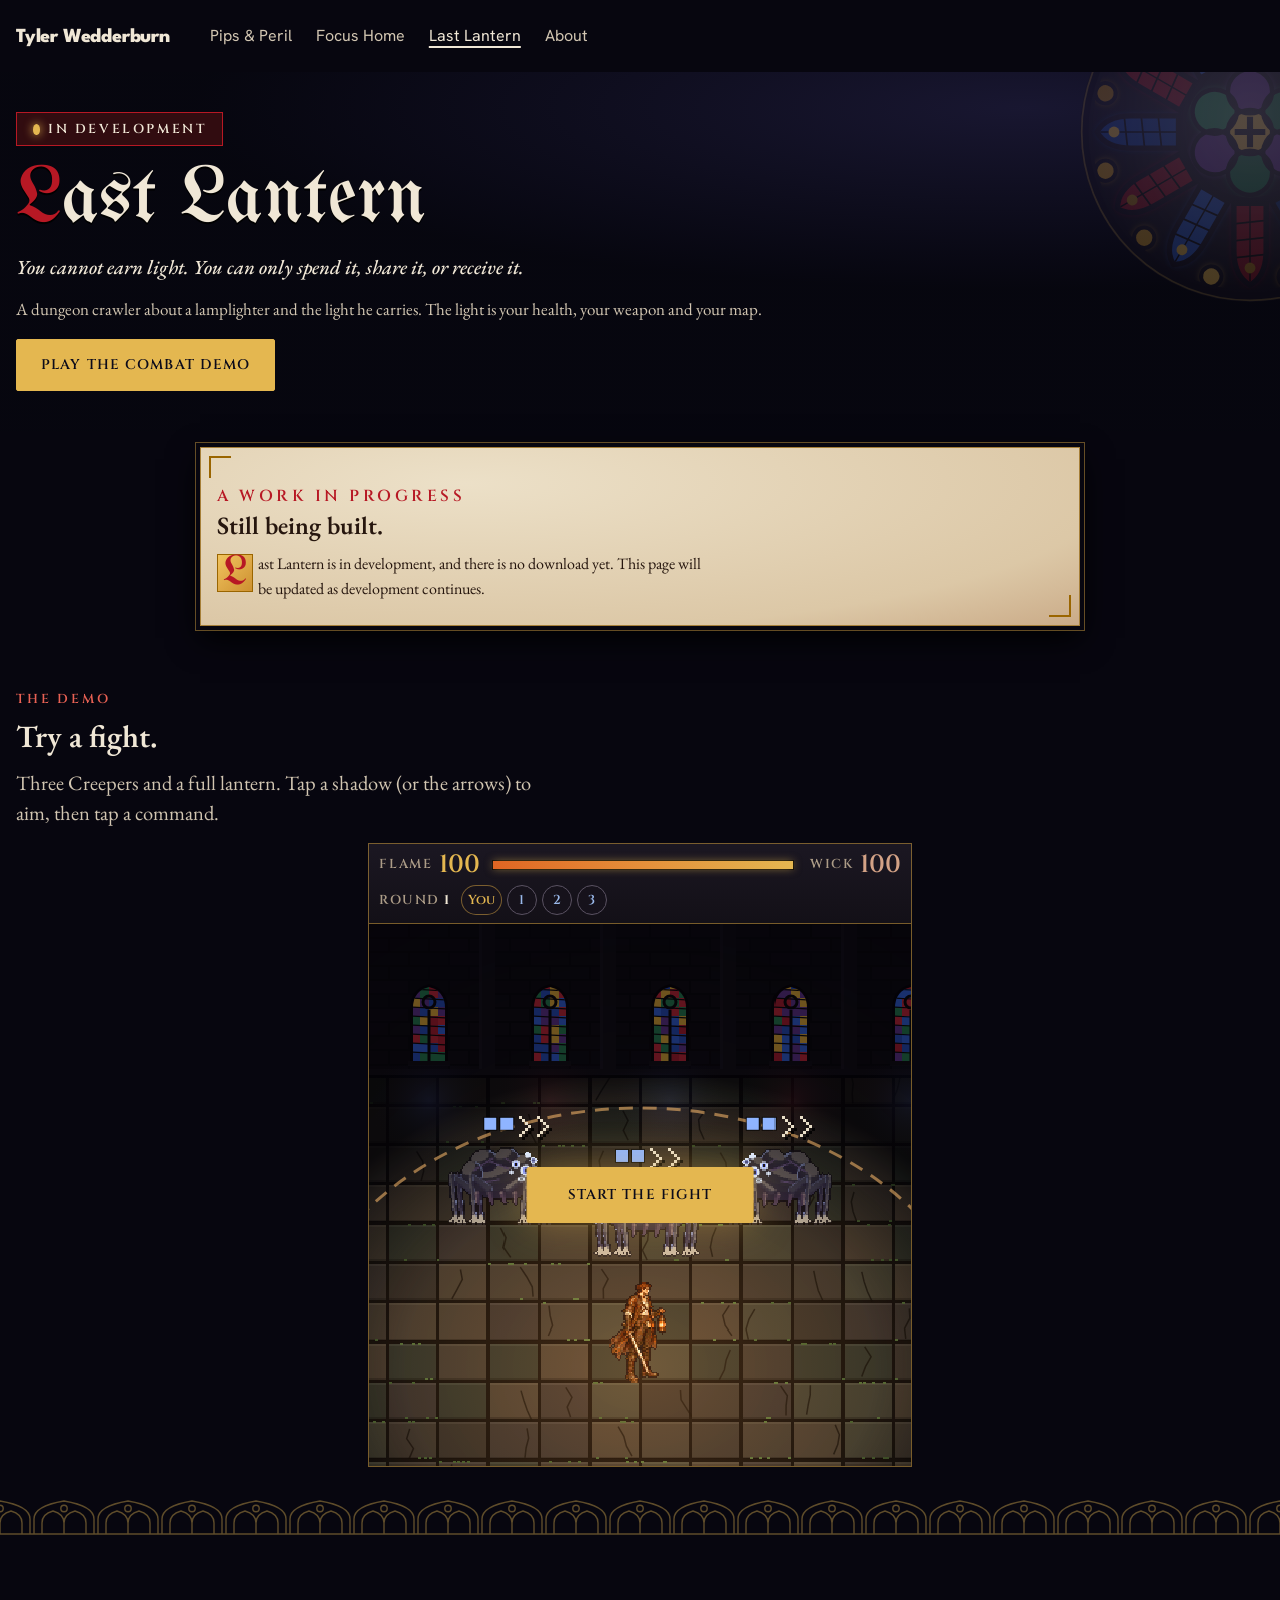
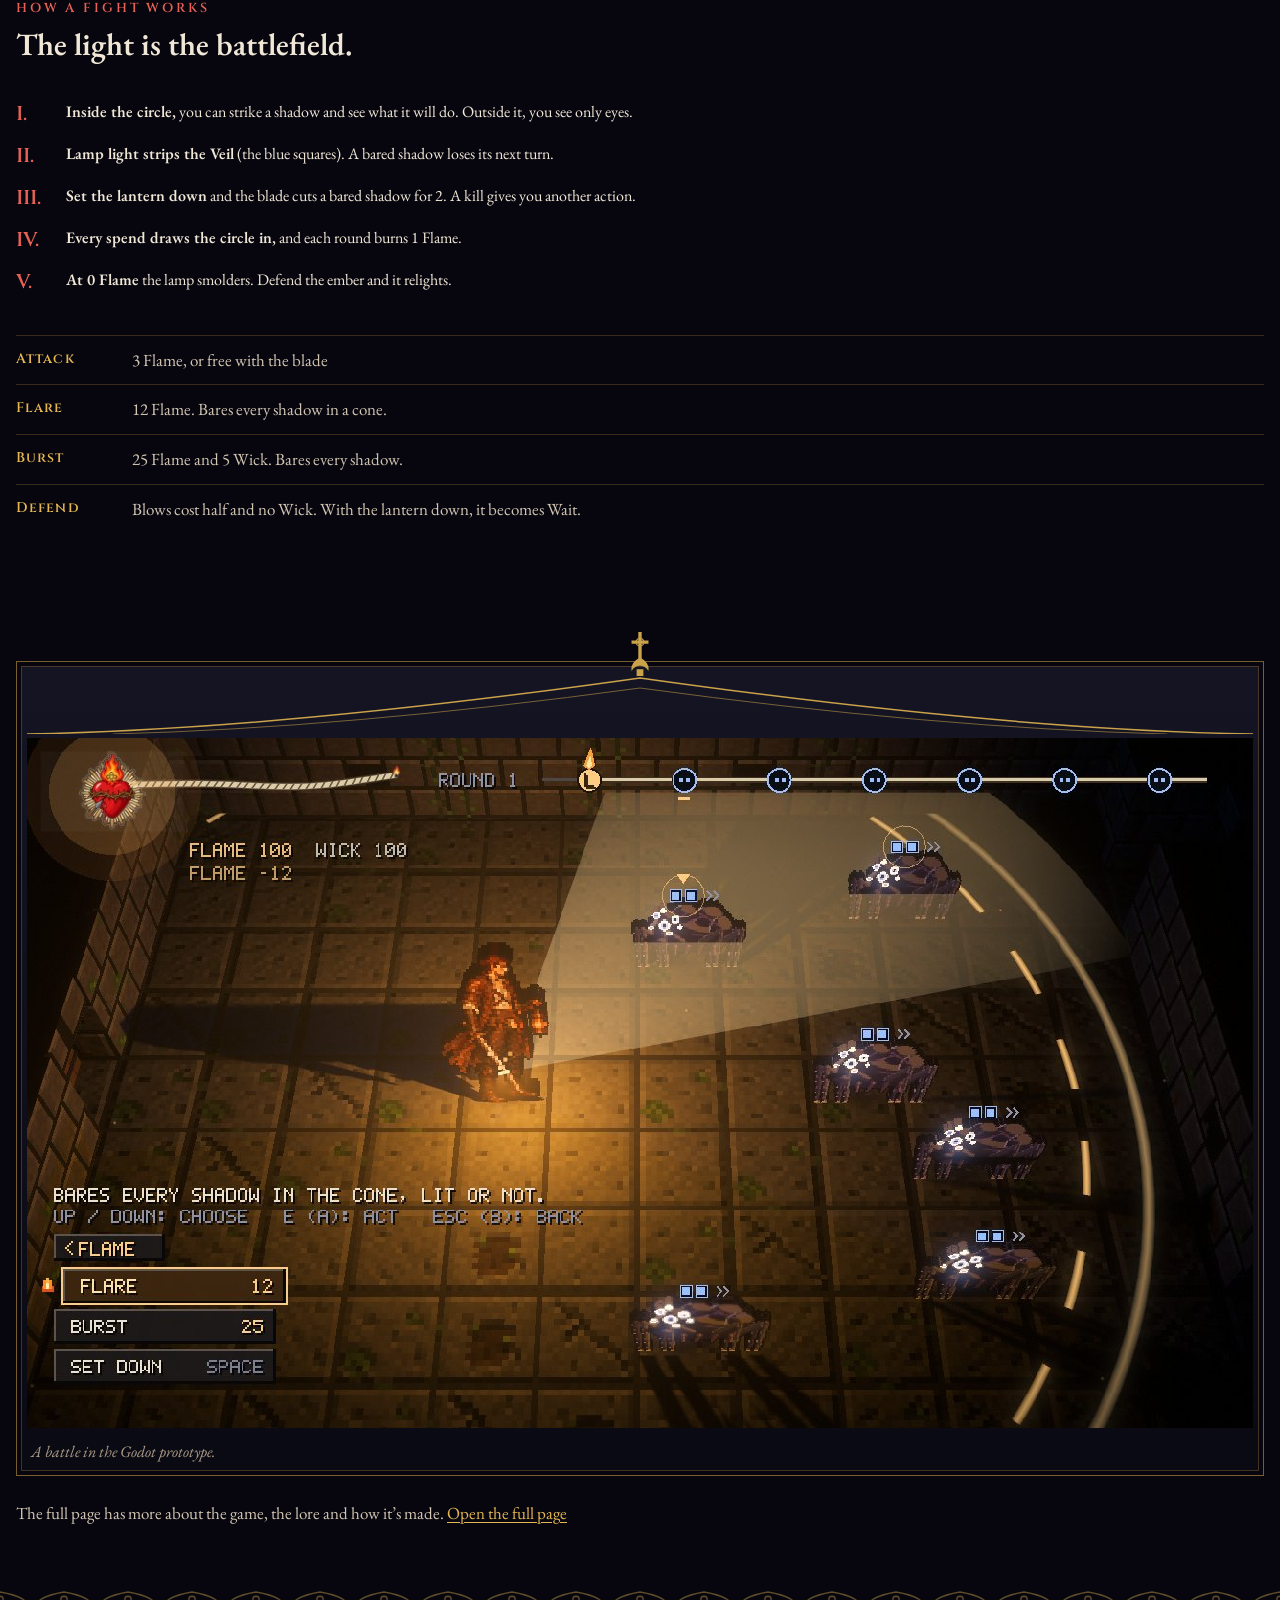
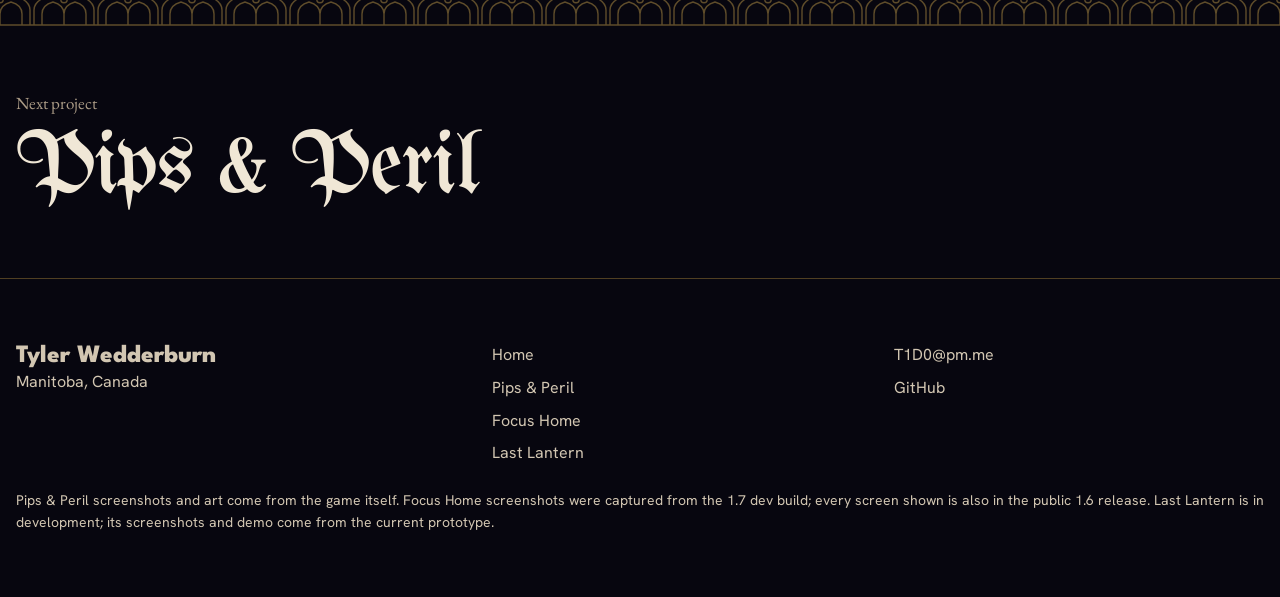
<file: last-lantern-mobile.html>
<!doctype html>
<html lang="en">
<head>
<meta charset="utf-8">
<meta name="viewport" content="width=device-width, initial-scale=1">
<link rel="canonical" href="https://twedderburn.github.io/portfolio/last-lantern.html">
<title>Last Lantern, a game in development by Tyler Wedderburn</title>
<meta name="description" content="Last Lantern is a dungeon crawler in development, made in Godot 4.7 by Tyler Wedderburn. Play the combat demo on your phone.">
<meta property="og:type" content="website">
<meta property="og:title" content="Last Lantern, a game in development by Tyler Wedderburn">
<meta property="og:description" content="Last Lantern is a dungeon crawler in development, made in Godot 4.7 by Tyler Wedderburn. Play the combat demo on your phone.">
<meta property="og:url" content="https://twedderburn.github.io/portfolio/last-lantern-mobile.html">
<meta property="og:image" content="https://twedderburn.github.io/portfolio/img/ll/ll-battle.jpg">
<link rel="icon" href="data:image/svg+xml,%3Csvg xmlns='http://www.w3.org/2000/svg' viewBox='0 0 32 32'%3E%3Crect width='32' height='32' rx='4' fill='%234f9a4b'/%3E%3Cpath d='M8 9h16v4h-6v11h-4V13H8z' fill='%230d1a10'/%3E%3C/svg%3E">
<link rel="preconnect" href="https://fonts.googleapis.com">
<link rel="preconnect" href="https://fonts.gstatic.com" crossorigin>
<link href="https://fonts.googleapis.com/css2?family=League+Spartan:wght@800&family=Hanken+Grotesk:wght@400;600&family=EB+Garamond:ital,wght@0,500;0,600;1,500&family=Cinzel:wght@600&family=UnifrakturMaguntia&display=swap" rel="stylesheet">
<script>document.documentElement.classList.add('js');</script>
<style>
:root { color-scheme: dark; }
:root {
  --space-3xs: 2px; --space-2xs: 4px; --space-xs: 8px; --space-sm: 12px; --space-md: 16px; --space-lg: 24px; --space-xl: 40px; --space-2xl: 64px; --space-3xl: 96px; --space-4xl: 144px;
  --text-xs: 0.8125rem; --text-sm: 0.875rem; --text-md: 1rem; --text-lg: 1.25rem; --text-xl: 1.5625rem; --text-2xl: 1.953rem; --text-3xl: 2.441rem;
  --text-display-s: clamp(2.25rem, 4vw + 0.5rem, 3.75rem); --text-display: clamp(2.75rem, 5vw + 1rem, 5.25rem);
  --text-section: clamp(2rem, 2.5vw + 1rem, 3.5rem); --text-title: clamp(1.25rem, 0.75vw + 0.875rem, 1.625rem); --text-lead: clamp(1.125rem, 0.35vw + 1rem, 1.375rem);
  --ease-out: cubic-bezier(0.16, 1, 0.3, 1); --ease-in: cubic-bezier(0.7, 0, 0.84, 0); --ease-in-out: cubic-bezier(0.65, 0, 0.35, 1);
  --dur-micro: 120ms; --dur-short: 220ms; --dur-long: 420ms;
  --color-error: oklch(52% 0.19 27); --color-success: oklch(50% 0.12 150);
  --container: 1520px; --gutter: 64px; --gap-columns: 32px; --section-gap-s: 120px; --section-gap: 144px; --section-gap-l: 176px;
  --z-base: 1; --z-raised: 10; --z-dropdown: 100; --z-sticky: 200; --z-sticky-nav: 300; --z-modal: 400; --z-toast: 500; --z-tooltip: 600;
  /* site frame: forest floor, Tyler's green, woody browns */
  --color-paper: oklch(17% 0.022 150); --color-paper-2: oklch(21% 0.026 150); --color-paper-3: oklch(25% 0.03 148);
  --color-ink: oklch(95% 0.012 95); --color-ink-2: oklch(85% 0.02 95); --color-muted: oklch(72% 0.03 110);
  --color-rule: oklch(34% 0.035 140);
  --color-field: oklch(57.6% 0.12 144.1); --color-field-ink: oklch(15% 0.025 150); --color-field-hover: oklch(22% 0.03 150);
  --color-wood: oklch(42% 0.07 55); --color-wood-2: oklch(66% 0.08 68); --color-wood-ink: oklch(96% 0.015 80);
  --color-accent: oklch(72% 0.14 144); --color-accent-ink: oklch(15% 0.025 150); --color-focus: oklch(80% 0.18 144);
  /* project palettes: inside a project, its colours win */
  --pp-plum: oklch(26% 0.09 305); --pp-plum-2: oklch(34% 0.11 305); --pp-gold: oklch(84% 0.15 85); --pp-ember: oklch(70% 0.17 50);
  --pp-paper: oklch(21% 0.075 305); --pp-paper-2: oklch(26% 0.09 305); --pp-paper-3: oklch(31% 0.1 305); --pp-ink: oklch(95% 0.02 85); --pp-ink-2: oklch(86% 0.03 85); --pp-muted: oklch(76% 0.04 300); --pp-rule: oklch(38% 0.08 305); --pp-accent-ink: oklch(22% 0.07 305); --pp-focus: oklch(86% 0.16 85);
  --es-walnut: oklch(21% 0.012 45); --es-mocha: oklch(25.5% 0.017 45); --es-card: oklch(30% 0.02 45); --es-ink: oklch(95% 0.012 70); --es-ink-2: oklch(84% 0.015 70); --es-muted: oklch(73% 0.02 60); --es-rule: oklch(37% 0.02 45); --es-sage: oklch(72% 0.06 135); --es-sage-ink: oklch(20% 0.012 45); --es-focus: oklch(82% 0.09 135);
  --es-cream: oklch(96.5% 0.006 70); --es-white: oklch(99.2% 0.003 70); --es-dark-ink: oklch(20% 0.012 45); --es-dark-ink-2: oklch(40% 0.015 45); --es-light-rule: oklch(87% 0.008 70); --es-sage-deep: oklch(47% 0.075 135); --es-glass: oklch(21% 0.012 45 / 0.82);
  --fh-paper-2: oklch(18% 0.004 150); --fh-paper-3: oklch(23% 0.004 150); --fh-ink-2: oklch(86% 0.003 150);
  --fh-black: oklch(13% 0.004 150); --fh-white: oklch(97% 0.003 150); --fh-grey: oklch(70% 0.005 150); --fh-line: oklch(30% 0.004 150);
  --ll-paper: oklch(13% 0.02 285); --ll-paper-2: oklch(17% 0.026 285); --ll-paper-3: oklch(22% 0.032 285); --ll-ink: oklch(93% 0.025 85); --ll-ink-2: oklch(83% 0.03 80); --ll-muted: oklch(70% 0.035 75); --ll-rule: oklch(38% 0.05 80); --ll-amber: oklch(80% 0.13 85); --ll-amber-ink: oklch(16% 0.03 285); --ll-focus: oklch(86% 0.13 85); --ll-rubric: oklch(50% 0.19 25); --ll-rubric-ink: oklch(66% 0.17 28); --ll-cobalt: oklch(45% 0.16 265);
  --font-display: "League Spartan", ui-sans-serif, system-ui, sans-serif; --font-body: "Hanken Grotesk", ui-sans-serif, system-ui, sans-serif; --font-outlier: "Pixelify Sans", ui-monospace, monospace; --font-serif: "EB Garamond", ui-serif, Georgia, serif; --font-blackletter: "UnifrakturMaguntia", "EB Garamond", serif; --font-inscription: "Cinzel", "EB Garamond", serif;
  --radius-card: 2px; --radius-pill: 999px; --rule-hair: 1px; --shadow-card: none;
  --tracking-display: -0.01em;
  --nav-h: 72px;
}

*, *::before, *::after { box-sizing: border-box; }
html, body { overflow-x: clip; }
html { scrollbar-color: var(--color-muted) var(--color-paper); scroll-padding-top: var(--space-3xl); }
body { margin: 0; background: var(--color-paper); color: var(--color-ink); font-family: var(--font-body); font-size: var(--text-md); line-height: 1.55; -webkit-font-smoothing: antialiased; caret-color: var(--color-accent); }
::selection { background: color-mix(in oklab, var(--color-accent) 22%, transparent); color: var(--color-ink); }
:focus-visible { outline: 2px solid var(--color-focus); outline-offset: 2px; }
a { color: inherit; text-decoration-thickness: 1px; text-underline-offset: 0.16em; }
h1, h2, h3 { margin: 0; font-family: var(--font-display); font-synthesis: none; overflow-wrap: break-word; min-width: 0; text-wrap: balance; }
p { margin: 0; text-wrap: pretty; }
p:not([class]) { max-width: 65ch; }
img, video { max-width: 100%; height: auto; display: block; }
svg { display: block; }
[hidden] { display: none !important; }
button, input, select, textarea { font: inherit; }
.container { width: 100%; max-width: var(--container); margin-inline: auto; padding-inline: var(--gutter); box-sizing: border-box; }
.num, .figure, td.num { font-variant-numeric: tabular-nums; }
.visually-hidden { position: absolute; width: 1px; height: 1px; overflow: hidden; clip-path: inset(50%); white-space: nowrap; }
[data-slot] { position: relative; overflow: hidden; background: linear-gradient(160deg, var(--color-paper-2, var(--color-paper)), var(--color-paper-3, var(--color-paper))); }
[data-slot] > img { position: absolute; inset: 0; width: 100%; height: 100%; object-fit: cover; z-index: 1; }
[data-slot]:has(> img) > :not(img):not([data-keep]) { display: none !important; }
@media (max-width: 60rem) { :root { --gutter: 24px; --section-gap-s: 80px; --section-gap: 96px; --section-gap-l: 120px; } }
@media (max-width: 40rem) { :root { --gutter: 16px; --section-gap-s: 56px; --section-gap: 72px; --section-gap-l: 96px; --gap-columns: 16px; } }
@media (prefers-reduced-motion: reduce) { *:not(.keep-motion), *:not(.keep-motion)::before, *:not(.keep-motion)::after { animation-duration: 0.01ms !important; animation-iteration-count: 1 !important; transition-duration: 0.01ms !important; scroll-behavior: auto !important; } }

/* Tyler Wedderburn's portfolio: a home page that puts both projects and their downloads up front, and one full page per project.
 * Frame: forest green, walnut and wood, League Spartan heads, Hanken Grotesk body.
 * Each project keeps its own world wherever it appears: plum, gold and Pixelify Sans for Pips & Peril; walnut, sage and plain Hanken for Focus Home; night stone, gold leaf, stained glass and blackletter for Last Lantern. */

/* ---------- project worlds: inside a project, its colours win ---------- */
.page-pips, .world-pips { --color-paper: var(--pp-paper); --color-paper-2: var(--pp-paper-2); --color-paper-3: var(--pp-paper-3); --color-ink: var(--pp-ink); --color-ink-2: var(--pp-ink-2); --color-muted: var(--pp-muted); --color-rule: var(--pp-rule); --color-accent: var(--pp-gold); --color-accent-ink: var(--pp-accent-ink); --color-focus: var(--pp-focus); --font-head: var(--font-outlier); }
.page-focus, .world-focus { --color-paper: var(--es-walnut); --color-paper-2: var(--es-mocha); --color-paper-3: var(--es-card); --color-ink: var(--es-ink); --color-ink-2: var(--es-ink-2); --color-muted: var(--es-muted); --color-rule: var(--es-rule); --color-accent: var(--es-sage); --color-accent-ink: var(--es-sage-ink); --color-focus: var(--es-focus); --font-head: var(--font-body); }
.page-lantern, .world-lantern { --color-paper: var(--ll-paper); --color-paper-2: var(--ll-paper-2); --color-paper-3: var(--ll-paper-3); --color-ink: var(--ll-ink); --color-ink-2: var(--ll-ink-2); --color-muted: var(--ll-muted); --color-rule: var(--ll-rule); --color-accent: var(--ll-amber); --color-accent-ink: var(--ll-amber-ink); --color-focus: var(--ll-focus); --font-head: var(--font-serif); }
.world-pips, .world-focus, .world-lantern { background: var(--color-paper); color: var(--color-ink); }

/* ---------- shared chrome ---------- */
.skip { position: absolute; left: var(--space-md); top: calc(-1 * var(--space-3xl)); z-index: var(--z-toast); padding: var(--space-xs) var(--space-md); background: var(--color-ink); color: var(--color-paper); }
.skip:focus-visible { top: var(--space-md); }
.wrap { width: 100%; max-width: 1520px; margin-inline: auto; padding-inline: var(--gutter); }

.nav { min-height: var(--nav-h); display: flex; flex-wrap: wrap; align-items: center; column-gap: var(--space-xl); }
.wordmark { font: 800 var(--text-lg)/1 var(--font-display); letter-spacing: -0.01em; text-decoration: none; white-space: nowrap; padding-top: var(--space-3xs); color: var(--color-ink); }
.nav__links { display: flex; gap: var(--space-lg); margin: 0; padding: 0; list-style: none; }
.nav__links a, .nav__mail { color: var(--color-ink-2); text-decoration: none; white-space: nowrap; transition: color var(--dur-short) var(--ease-out); }
.nav__links a:hover, .nav__mail:hover { color: var(--color-ink); text-decoration: underline; }
.nav__links a[aria-current="page"] { color: var(--color-ink); text-decoration: underline; text-decoration-thickness: 2px; text-underline-offset: 0.3em; }
.nav__mail { margin-left: auto; }

.btn { display: inline-flex; align-items: center; min-height: 48px; padding: 0 var(--space-lg); border: 1px solid var(--color-ink); border-radius: var(--radius-pill); background: var(--color-ink); color: var(--color-paper); font: 600 var(--text-md)/1 var(--font-body); white-space: nowrap; text-decoration: none; cursor: pointer; transition: background-color var(--dur-short) var(--ease-out), border-color var(--dur-short) var(--ease-out), transform var(--dur-micro) var(--ease-out); }
.btn:hover { background: var(--color-ink-2); }
.btn:active { transform: translateY(1px); }
.btn:focus-visible { outline: 2px solid var(--color-focus); outline-offset: 3px; }
.btn:disabled { opacity: 0.55; cursor: not-allowed; transform: none; }
.btn--quiet { background: transparent; color: var(--color-ink); border-color: var(--color-ink-2); }
.btn--quiet:hover { background: var(--color-paper-2); }
/* a download: the accent colour, with the file size set lighter beside the label */
.btn--get { background: var(--color-accent); color: var(--color-accent-ink); border-color: var(--color-accent); }
.btn--get:hover { background: var(--color-ink); border-color: var(--color-ink); }
.btn span, .pill span { margin-left: 0.6em; font-weight: 400; }
.actions { display: flex; flex-wrap: wrap; gap: var(--space-sm); }

.section { padding-block: var(--section-gap-s); }
.head { font: 800 var(--text-section)/1 var(--font-head, var(--font-display)); letter-spacing: -0.01em; max-width: 22ch; }
.head + p { margin-top: var(--space-md); font-size: var(--text-lead); color: var(--color-ink-2); max-width: 52ch; }
.caption { margin-top: var(--space-sm); font-size: var(--text-sm); color: var(--color-muted); }

.shot { margin: 0; }
.shot img { width: 100%; height: auto; aspect-ratio: 16 / 9; object-fit: cover; image-rendering: pixelated; border-radius: var(--radius-card); outline: 1px solid color-mix(in oklab, var(--color-ink) 10%, transparent); outline-offset: -1px; }

.footer { border-top: 1px solid var(--color-rule); padding-block: var(--space-2xl); }
.footer__row { display: grid; grid-template-columns: minmax(0, 1.2fr) minmax(0, 1fr) minmax(0, 1fr); gap: var(--gap-columns); align-items: start; }
.footer__name { font: 800 var(--text-xl)/1.1 var(--font-display); }
.footer p, .footer li { color: var(--color-ink-2); }
.footer ul { margin: 0; padding: 0; list-style: none; display: grid; gap: var(--space-xs); }
.footer a { text-decoration: none; }
.footer a:hover { text-decoration: underline; }
.footer__note { margin-top: var(--space-lg); font-size: var(--text-sm); color: var(--color-muted); }

/* a sticky bar on each project page: the project's name, its sections, and the download */
.subnav { position: sticky; top: 0; z-index: var(--z-sticky-nav); background: color-mix(in oklab, var(--color-paper) 84%, transparent); backdrop-filter: saturate(1.4) blur(18px); border-bottom: 1px solid var(--color-rule); }
.subnav__in { display: flex; align-items: center; gap: var(--space-lg); min-height: 56px; }
.subnav__name { margin-right: auto; font: 600 var(--text-lg)/1 var(--font-head); letter-spacing: -0.01em; color: var(--color-ink); text-decoration: none; white-space: nowrap; }
.subnav__links { display: flex; gap: var(--space-lg); margin: 0; padding: 0; list-style: none; }
.subnav__links a { font-size: var(--text-sm); color: var(--color-ink-2); text-decoration: none; white-space: nowrap; transition: color var(--dur-short) var(--ease-out); }
.subnav__links a:hover { color: var(--color-ink); }
.subnav__links a[aria-current="true"] { color: var(--color-ink); text-decoration: underline; text-decoration-thickness: 2px; text-underline-offset: 0.45em; }
.pill { display: inline-flex; align-items: center; min-height: 44px; padding: 0 var(--space-lg); border-radius: var(--radius-pill); background: var(--color-accent); color: var(--color-accent-ink); font: 600 var(--text-sm)/1 var(--font-body); white-space: nowrap; text-decoration: none; transition: background-color var(--dur-short) var(--ease-out), transform var(--dur-micro) var(--ease-out); }
.pill:hover { background: var(--color-ink); }
.pill:active { transform: translateY(1px); }
.pill:focus-visible { outline: 2px solid var(--color-focus); outline-offset: 3px; }
.pill--lg { min-height: 52px; padding: 0 var(--space-xl); font-size: var(--text-md); }

/* the download section that closes each project page */
.getit__grid { display: grid; grid-template-columns: repeat(3, minmax(0, 1fr)); gap: var(--space-md); margin-top: var(--space-2xl); }
.getit__grid--one { grid-template-columns: minmax(0, 640px); }
.getit__card { display: flex; flex-direction: column; align-items: flex-start; gap: var(--space-sm); padding: var(--space-xl); background: var(--color-paper-2); border: 1px solid var(--color-rule); border-radius: var(--radius-card); }
.band-plum .getit__card, .band-espresso .getit__card { background: var(--color-paper-3); }
.page-focus .getit__card { border-radius: 28px; }
.getit__card h3 { font: 600 var(--text-2xl)/1.1 var(--font-head); }
.page-focus .getit__card h3 { letter-spacing: -0.025em; }
.getit__card p { flex: 1; font-size: var(--text-lead); line-height: 1.45; color: var(--color-ink-2); }
.getit__card .btn, .getit__card .pill { margin-top: var(--space-sm); }
.getit__note { margin-top: var(--space-lg); color: var(--color-muted); max-width: 70ch; }
.getit__note a { color: var(--color-ink); text-underline-offset: 0.2em; }

/* when the visitor's device matches one of the downloads, that one leads and the others go quiet */
.actions.has-yours .btn--get:not(.is-yours), .getit__grid.has-yours .getit__card:not(.is-yours) .btn--get { background: transparent; color: var(--color-ink); border-color: var(--color-ink-2); }
.actions.has-yours .btn--get:not(.is-yours):hover, .getit__grid.has-yours .getit__card:not(.is-yours) .btn--get:hover { background: var(--color-paper-3); }
.actions.has-yours .is-yours { order: -1; }
.getit__card.is-yours { border-color: var(--color-accent); }
.getit__card.is-yours h3::after { content: "For this device"; display: inline-block; margin-left: var(--space-sm); padding: var(--space-2xs) var(--space-xs); border: 1px solid var(--color-accent); border-radius: var(--radius-pill); color: var(--color-accent); font: 600 var(--text-xs)/1.2 var(--font-body); letter-spacing: 0; vertical-align: middle; }
html[data-os="android"] .not-android { display: none; }
.getit__card p.not-android { flex: 0; font-size: var(--text-md); color: var(--color-muted); }

/* ---------- home ---------- */
/* the intro: a short green band, so the first project starts on the first screen */
.intro { background: var(--color-field); color: var(--color-field-ink); --color-ink: var(--color-field-ink); --color-ink-2: var(--color-field-ink); --color-focus: var(--color-field-ink); }
.intro__body { display: grid; gap: var(--space-lg); padding-block: var(--space-xl) var(--space-2xl); }
.intro h1 { font: 800 min(10.4vw, 10rem)/0.86 var(--font-display); letter-spacing: -0.03em; white-space: nowrap; }
.js .intro h1 { animation: rise 0.8s var(--ease-out) both; }
@keyframes rise { from { opacity: 0; transform: translateY(24%); } to { opacity: 1; transform: none; } }
.intro__line { max-width: 40ch; font: 600 var(--text-xl)/1.3 var(--font-body); letter-spacing: -0.01em; }
.intro--tall { min-height: 70svh; }
.intro .btn { background: var(--color-field-ink); color: var(--color-wood-ink); border-color: var(--color-field-ink); }
.intro .btn:hover { background: var(--color-field-hover); }
.intro .btn--quiet { background: transparent; color: var(--color-field-ink); }
.intro .btn--quiet:hover { background: color-mix(in oklab, var(--color-field-ink) 12%, transparent); }

/* one panel per project, in that project's colours: what it is, the downloads, then the pictures */
.feature { padding-block: var(--section-gap-s); }
.feature__in { display: grid; grid-template-columns: minmax(0, 5fr) minmax(0, 7fr); gap: var(--space-2xl); align-items: center; }
.feature--flip .feature__in { grid-template-columns: minmax(0, 7fr) minmax(0, 5fr); }
.feature--flip .feature__text { order: 2; }
.feature__kind { font-size: var(--text-sm); font-weight: 600; letter-spacing: 0.06em; text-transform: uppercase; color: var(--color-accent); }
.feature h2 { margin-top: var(--space-sm); font: 600 var(--text-display)/0.95 var(--font-head); letter-spacing: -0.01em; }
.feature h2 a { text-decoration: none; }
.feature h2 a:hover { text-decoration: underline; text-decoration-thickness: 0.06em; text-underline-offset: 0.12em; }
.world-pips.feature h2 { color: var(--color-accent); }
.world-focus.feature h2 { letter-spacing: -0.045em; }
.feature__desc { margin-top: var(--space-md); max-width: 32ch; font-size: var(--text-xl); line-height: 1.35; }
.feature__facts { margin: var(--space-lg) 0 0; padding: 0; list-style: none; display: grid; gap: var(--space-xs); color: var(--color-ink-2); }
.feature__facts li { display: grid; grid-template-columns: 10px minmax(0, 1fr); gap: var(--space-sm); align-items: baseline; }
.feature__facts li::before { content: ""; width: 8px; height: 8px; background: var(--color-accent); translate: 0 -1px; }
.world-focus .feature__facts li::before { border-radius: 50%; }
.feature .actions { margin-top: var(--space-xl); }
.feature__note { margin-top: var(--space-sm); font-size: var(--text-sm); color: var(--color-muted); }
.more { display: inline-flex; align-items: center; min-height: 44px; margin-top: var(--space-md); font-weight: 600; color: var(--color-accent); text-underline-offset: 0.2em; }
.more::after { content: "\2192"; margin-left: 0.4em; transition: transform var(--dur-short) var(--ease-out); }
.more:hover::after { transform: translateX(4px); }
.feature__media { display: grid; gap: var(--space-sm); text-decoration: none; transition: transform var(--dur-short) var(--ease-out); }
.feature__media:hover { transform: translateY(-4px); }
.feature__media:focus-visible { outline: 2px solid var(--color-focus); outline-offset: 6px; }
.feature__media img { width: 100%; outline: 1px solid color-mix(in oklab, var(--color-ink) 14%, transparent); outline-offset: -1px; }
.media-pips { grid-template-columns: minmax(0, 1fr) minmax(0, 1fr); }
.media-pips img { aspect-ratio: 16 / 9; object-fit: cover; image-rendering: pixelated; border-radius: var(--radius-card); }
.media-pips img:first-child { grid-column: 1 / -1; }
.media-focus { grid-template-columns: repeat(3, minmax(0, 1fr)); gap: var(--space-md); align-items: start; }
.media-focus img { aspect-ratio: 1 / 2; object-fit: cover; object-position: 50% 0; border-radius: 20px; }
.media-focus img:nth-child(odd) { margin-top: var(--space-xl); }

/* about: Tyler's photo and his own words, on wood */
.about-band { background: var(--color-wood); color: var(--color-wood-ink); --color-ink: var(--color-wood-ink); --color-ink-2: var(--color-wood-ink); --color-paper: var(--color-wood); --color-paper-2: color-mix(in oklab, var(--color-wood-ink) 12%, var(--color-wood)); --color-focus: var(--color-wood-ink); }
.about { display: grid; gap: var(--space-2xl); align-items: start; }
.about:has(.portrait img) { grid-template-columns: minmax(0, 380px) minmax(0, 1fr); align-items: center; }
.portrait { display: none; aspect-ratio: 4 / 5; border-radius: var(--radius-card); outline: 2px solid var(--color-wood-ink); outline-offset: -1px; rotate: -2deg; }
.portrait:has(img) { display: block; }
.about .head { max-width: 16ch; }
.about .say { margin-top: var(--space-lg); max-width: 46ch; font-size: var(--text-xl); line-height: 1.45; }
.about .actions { margin-top: var(--space-xl); }

/* ---------- project pages, shared ---------- */
.p-hero { position: relative; overflow: hidden; }
.p-hero__inner { position: relative; z-index: 2; display: grid; align-content: end; gap: var(--space-lg); min-height: min(calc(100svh - var(--nav-h) - 56px), 800px); padding-block: var(--space-3xl) var(--space-2xl); }
.p-hero h1 { font: 600 min(10vw, 8.5rem)/0.95 var(--font-head); letter-spacing: -0.01em; max-width: 12ch; }
.p-hero .lede { font-size: var(--text-xl); line-height: 1.35; max-width: 32ch; color: var(--color-ink); }
.p-hero .btn { background: var(--color-accent); color: var(--color-accent-ink); border-color: var(--color-accent); }
.p-hero .btn:hover { background: var(--color-ink); border-color: var(--color-ink); }
.p-hero .btn--quiet { background: transparent; color: var(--color-ink); border-color: var(--color-ink-2); }
.p-hero .btn--quiet:hover { background: var(--color-paper-2); }

.split { display: grid; grid-template-columns: minmax(0, 5fr) minmax(0, 7fr); gap: var(--space-2xl); align-items: center; }
.split--flip { grid-template-columns: minmax(0, 7fr) minmax(0, 5fr); }
.steps { margin: var(--space-xl) 0 0; padding: 0; list-style: none; counter-reset: step; display: grid; gap: var(--space-md); }
.steps li { counter-increment: step; display: grid; grid-template-columns: 2.5rem minmax(0, 1fr); gap: var(--space-sm); font-size: var(--text-lg); line-height: 1.4; }
.steps li::before { content: counter(step); font: 600 var(--text-xl)/1.1 var(--font-head); color: var(--color-accent); }
.steps b { font-weight: 600; }

.rows { margin: var(--space-xl) 0 0; display: grid; }
.rows > div { display: grid; grid-template-columns: minmax(0, 4fr) minmax(0, 8fr); gap: var(--gap-columns); padding-block: var(--space-lg); border-top: 1px solid var(--color-rule); }
.rows dt { font: 600 var(--text-2xl)/1.1 var(--font-head); }
.rows dd { margin: 0; font-size: var(--text-lead); line-height: 1.5; color: var(--color-ink-2); max-width: 52ch; }

.table { width: 100%; margin-top: var(--space-xl); border-collapse: collapse; font-size: var(--text-lead); }
.table th { text-align: left; font-weight: 600; font-size: var(--text-sm); color: var(--color-muted); padding: 0 var(--space-md) var(--space-sm) 0; white-space: nowrap; }
.table td { padding: var(--space-md) var(--space-md) var(--space-md) 0; border-top: 1px solid var(--color-rule); }
.table td:first-child { font-weight: 600; }
.table .num { font-variant-numeric: tabular-nums; }

.switch__tabs { display: flex; flex-wrap: wrap; gap: var(--space-xs); margin-top: var(--space-xl); }
.switch__tabs button { min-height: 44px; padding: 0 var(--space-lg); border: 1px solid var(--color-rule); border-radius: var(--radius-pill); background: transparent; color: var(--color-ink); font: 600 var(--text-md)/1 var(--font-body); cursor: pointer; transition: background-color var(--dur-short) var(--ease-out), color var(--dur-short) var(--ease-out); }
.switch__tabs button:hover { background: var(--color-paper-2); }
.switch__tabs button[aria-selected="true"] { background: var(--color-paper-3); color: var(--color-accent); border-color: var(--color-accent); }
.switch__tabs button:focus-visible { outline: 2px solid var(--color-focus); outline-offset: 2px; }
.switch__tabs button:active { transform: translateY(1px); }
.panel { margin-top: var(--space-xl); }
.panel h3 { font: 600 var(--text-2xl)/1.1 var(--font-head); }
.panel ul { margin: var(--space-md) 0 0; padding-left: var(--space-lg); display: grid; gap: var(--space-xs); font-size: var(--text-lead); color: var(--color-ink-2); }
html:not(.js) .panel[hidden] { display: block !important; }

.next { border-top: 1px solid var(--color-rule); }
.next a { display: block; padding-block: var(--space-3xl); text-decoration: none; color: var(--color-ink); }
.next span { display: block; color: var(--color-muted); }
.next b { display: block; margin-top: var(--space-xs); font: 800 clamp(2.75rem, 7vw, 6rem)/0.95 var(--font-display); letter-spacing: -0.02em; text-decoration: underline; text-decoration-thickness: 0.06em; text-underline-offset: 0.12em; }
.next a:hover b { text-decoration-color: transparent; }

/* ---------- Pips & Peril ---------- */
.page-pips .p-hero { background: var(--color-paper); color: var(--color-ink); }
.pan { position: absolute; top: 0; left: 50%; height: 100%; aspect-ratio: 16 / 9; translate: -50% 0; z-index: 1; }
.pan img { width: 100%; height: 100%; image-rendering: pixelated; }
.pips-scrim { position: absolute; inset: 0; z-index: 1; background: linear-gradient(90deg, color-mix(in oklab, var(--color-paper) 92%, transparent) 0%, color-mix(in oklab, var(--color-paper) 70%, transparent) 38%, transparent 70%); }
.js .pan.is-panning { animation: pan 40s var(--ease-in-out) infinite alternate; }
@keyframes pan { from { transform: translateX(var(--pan, 0px)); } to { transform: translateX(calc(-1 * var(--pan, 0px))); } }
[data-loop]:not(.is-running) .pan { animation-play-state: paused; }
.loop-toggle { position: absolute; right: var(--gutter); bottom: var(--space-xl); z-index: 3; min-height: 44px; padding: 0 var(--space-md); border: 1px solid var(--color-accent); border-radius: var(--radius-pill); background: var(--color-paper); color: var(--color-accent); font: 600 var(--text-sm)/1 var(--font-body); cursor: pointer; transition: background-color var(--dur-short) var(--ease-out); }
.loop-toggle:hover { background: var(--color-paper-2); }
.loop-toggle:active { transform: translateY(1px); }
.loop-toggle:focus-visible { outline: 2px solid var(--color-focus); outline-offset: 2px; }
html:not(.js) .loop-toggle { display: none; }
.band-plum { background: var(--color-paper-2); color: var(--color-ink); }

/* the dice roller */
.roller { display: grid; gap: var(--space-lg); justify-items: start; }
.roller__dice { display: flex; flex-wrap: wrap; gap: var(--space-md); align-items: center; }
.die { width: 96px; height: 96px; display: grid; place-items: center; padding: 0; border: 3px solid var(--color-ink); border-radius: 6px; background: var(--color-ink); color: var(--color-paper); cursor: pointer; transition: background-color var(--dur-short) var(--ease-out), border-color var(--dur-short) var(--ease-out), transform var(--dur-micro) var(--ease-out); }
button.die:hover { border-color: var(--color-accent); }
button.die:active { transform: translateY(2px); }
button.die:focus-visible { outline: 2px solid var(--color-focus); outline-offset: 4px; }
.die[aria-pressed="true"] { background: var(--color-accent); border-color: var(--color-accent); }
.die--mod { background: var(--color-paper-3); color: var(--color-accent); border-color: var(--color-accent); font: 600 var(--text-2xl)/1 var(--font-outlier); cursor: default; }
.die__face { width: 64px; height: 64px; display: grid; grid-template-columns: repeat(3, minmax(0, 1fr)); grid-template-rows: repeat(3, minmax(0, 1fr)); }
.die__face i { width: 12px; height: 12px; place-self: center; background: var(--color-paper); }
.die__face b { display: block; }
.js .is-rolling .die__face { animation: tumble 0.36s steps(4) both; }
@keyframes tumble { 0% { transform: rotate(0); } 50% { transform: rotate(90deg) scale(0.8); } 100% { transform: rotate(0); } }
.roller__sum { min-height: 2.7em; font: 600 var(--text-xl)/1.35 var(--font-body); font-variant-numeric: tabular-nums; max-width: 34ch; }
html:not(.js) .roller { display: none; }

/* ---------- Focus Home: a centred hero, a pinned phone story, a bento of highlights, a version comparison ---------- */
.build-tag { display: inline-flex; align-items: center; min-height: 40px; margin-bottom: var(--space-lg); padding: 0 var(--space-md); border: 1px solid var(--color-accent); border-radius: var(--radius-pill); color: var(--color-accent); font-size: var(--text-sm); font-weight: 600; text-decoration: none; transition: background-color var(--dur-short) var(--ease-out); }
.build-tag:hover { background: var(--color-paper-2); }
.build-tag:focus-visible { outline: 2px solid var(--color-focus); outline-offset: 2px; }
.phone__shot { aspect-ratio: 1 / 2; border-radius: 24px; outline: 1px solid var(--color-rule); outline-offset: -1px; }
.phone__shot > img { object-position: 50% 0; }
.band-espresso { background: var(--color-paper-2); color: var(--color-ink); }

.ap-hero { overflow: hidden; padding-top: var(--space-2xl); text-align: center; }
.ap-hero__text { display: grid; justify-items: center; }
.ap-hero h1 { max-width: none; font: 600 clamp(3.5rem, 8.5vw, 8rem)/0.95 var(--font-body); letter-spacing: -0.05em; }
.ap-sub { max-width: 22ch; margin-top: var(--space-md); font: 600 clamp(1.5rem, 2.6vw, 2.4rem)/1.12 var(--font-body); letter-spacing: -0.025em; color: var(--color-ink); }
.ap-lede { max-width: 46ch; margin-top: var(--space-md); font-size: var(--text-lead); line-height: 1.45; color: var(--color-ink-2); }
.ap-links { display: flex; flex-wrap: wrap; justify-content: center; align-items: center; gap: var(--space-md) var(--space-xl); margin-top: var(--space-xl); }
.ap-link { color: var(--color-accent); font-weight: 600; white-space: nowrap; text-decoration: none; text-underline-offset: 0.2em; }
.ap-link:hover { text-decoration: underline; }
.ap-fan { display: flex; justify-content: center; align-items: flex-start; gap: var(--space-xl); margin-top: var(--space-2xl); height: 420px; }
.ap-fan__main { width: 300px; flex: 0 0 auto; }
.ap-fan__side { width: 230px; flex: 0 0 auto; margin-top: var(--space-3xl); }
.js .ap-fan > * { animation: rise-in 0.9s var(--ease-out) both; animation-delay: calc(var(--i, 0) * 120ms); }
@keyframes rise-in { from { opacity: 0; transform: translateY(60px); } to { opacity: 1; transform: none; } }

.ap-light { --color-ink: var(--es-dark-ink); --color-ink-2: var(--es-dark-ink-2); --color-muted: var(--es-dark-ink-2); --color-rule: var(--es-light-rule); --color-accent: var(--es-sage-deep); --color-focus: var(--es-sage-deep); --color-paper-2: var(--es-white); background: var(--es-cream); color: var(--es-dark-ink); padding-block: var(--section-gap); }
.ap-h2 { max-width: 20ch; font: 600 clamp(2.5rem, 5vw, 4.5rem)/1.02 var(--font-body); letter-spacing: -0.04em; }
.ap-center { margin-inline: auto; text-align: center; }
.bento { display: grid; grid-template-columns: repeat(3, minmax(0, 1fr)); grid-auto-rows: 360px; gap: var(--space-md); margin-top: var(--space-2xl); }
.b { position: relative; display: flex; flex-direction: column; gap: var(--space-sm); padding: var(--space-xl); overflow: hidden; border-radius: 28px; background: var(--color-paper-2); color: var(--color-ink); }
.b h3 { max-width: 14ch; font: 600 var(--text-2xl)/1.1 var(--font-body); letter-spacing: -0.025em; }
.b p { max-width: 26ch; font-size: var(--text-lead); line-height: 1.4; color: var(--color-ink-2); }
.b__pic { position: absolute; overflow: hidden; border-radius: 22px 22px 0 0; outline: 1px solid var(--es-light-rule); }
.b__pic > img { object-position: 50% 0; }
.b--wide { grid-column: span 2; }
.b--wide .b__pic { right: var(--space-xl); top: var(--space-xl); bottom: 0; width: 34%; }
.b--tall { grid-row: span 2; }
.b--tall .b__pic { left: var(--space-xl); right: var(--space-xl); bottom: 0; height: 64%; }
.b--stat { justify-content: flex-end; }
.b__big { font: 600 clamp(3rem, 5vw, 4.75rem)/1 var(--font-body); letter-spacing: -0.045em; color: var(--color-accent); }
.b--dark { grid-column: 1 / -1; background: var(--es-walnut); color: var(--es-ink); }
.b--dark p { color: var(--es-ink-2); }
.b--dark .b__pic { outline-color: var(--es-rule); width: 22%; }

.ap-story { padding-block: var(--section-gap); }
.story { display: grid; grid-template-columns: minmax(0, 5fr) minmax(0, 7fr); gap: var(--space-2xl); margin-top: var(--space-2xl); }
.story__phone { display: none; }
.js .story__phone { display: block; position: sticky; top: calc(56px + var(--space-xl)); align-self: start; width: min(300px, 100%); justify-self: center; }
.story__phone img { opacity: 0; transition: opacity var(--dur-short) var(--ease-in-out); }
.story__phone img.is-on { opacity: 1; }
.story__steps { margin: 0; padding: 0; list-style: none; grid-column: 2; }
html:not(.js) .story__steps { grid-column: 1 / -1; }
.story__steps li { display: flex; flex-direction: column; justify-content: center; gap: var(--space-sm); min-height: 72svh; }
.story__steps h3 { font: 600 clamp(2rem, 3.4vw, 3.25rem)/1.05 var(--font-body); letter-spacing: -0.035em; color: var(--color-ink); transition: color var(--dur-long) var(--ease-out); }
.js .story__steps li:not(.is-on) h3 { color: var(--color-muted); }
.story__steps p { max-width: 30ch; font-size: var(--text-xl); line-height: 1.35; color: var(--color-ink-2); }
.story__inline { width: min(260px, 70%); margin-top: var(--space-lg); }
.js .story__inline { display: none; }

.compare { width: 100%; max-width: 980px; margin: var(--space-2xl) auto 0; border-collapse: collapse; font-size: var(--text-lead); }
.compare thead th { padding: 0 var(--space-md) var(--space-xl); text-align: center; vertical-align: top; font-weight: 400; }
.compare__num { display: block; font: 600 clamp(3rem, 5vw, 4.5rem)/1 var(--font-body); letter-spacing: -0.045em; }
.compare__name { display: block; margin: var(--space-xs) 0 var(--space-sm); color: var(--color-ink-2); }
.compare tbody th { padding: var(--space-md) var(--space-md) var(--space-md) 0; text-align: left; font-weight: 600; border-top: 1px solid var(--color-rule); }
.compare tbody td { padding: var(--space-md); text-align: center; border-top: 1px solid var(--color-rule); }
.tick { width: 24px; height: 24px; margin-inline: auto; color: var(--color-accent); }
.no { color: var(--color-ink-2); font-size: var(--text-sm); }

/* ---------- Last Lantern: a Gothic church at night ---------- */
/* Night stone, gold leaf, stained glass. Blackletter for the title, Cinzel inscriptions for labels, EB Garamond for reading. */
.page-lantern main { font-family: var(--font-serif); font-size: 1.125rem; }
.page-lantern .head { font-weight: 600; letter-spacing: 0; }
.page-lantern .head + p { font-size: var(--text-lead); }
.page-lantern .caption { font-family: var(--font-serif); font-style: italic; font-size: var(--text-md); }
.page-lantern .btn { font: 600 var(--text-sm)/1 var(--font-inscription); letter-spacing: 0.08em; text-transform: uppercase; border-radius: 2px; }
.page-lantern .pill { font-family: var(--font-inscription); letter-spacing: 0.06em; text-transform: uppercase; border-radius: 2px; }
.page-lantern .subnav__name { font-family: var(--font-blackletter); font-size: var(--text-xl); font-weight: 400; }
.page-lantern .next b { font: 400 clamp(2.75rem, 7vw, 6rem)/1 var(--font-blackletter); text-decoration: none; }
.page-lantern .next a:hover b { color: var(--color-accent); }
.page-lantern .next { border-top: 0; }

.ll-kicker { font: 600 var(--text-xs)/1.4 var(--font-inscription); letter-spacing: 0.22em; text-transform: uppercase; color: var(--ll-rubric-ink); }
.ll-kicker + .head { margin-top: var(--space-sm); }

/* the nave: an arcade in silhouette, a rose window, a lancet that looks into the sanctuary */
.ll-hero { position: relative; overflow: hidden; background: radial-gradient(ellipse 70% 60% at 72% 30%, oklch(22% 0.05 285) 0%, var(--color-paper) 70%); color: var(--color-ink); }
.ll-hero__rose { position: absolute; z-index: 0; top: clamp(-120px, -6vw, -40px); right: clamp(-160px, -8vw, -40px); width: clamp(420px, 52vw, 820px); aspect-ratio: 1; opacity: 0.34; filter: saturate(0.9) drop-shadow(0 0 60px oklch(50% 0.16 265 / 0.45)); }
.ll-hero__rays { position: absolute; inset: 0; z-index: 0; pointer-events: none; background: linear-gradient(118deg, transparent 38%, oklch(70% 0.12 265 / 0.07) 46%, transparent 52%), linear-gradient(126deg, transparent 50%, oklch(60% 0.17 25 / 0.06) 57%, transparent 63%), linear-gradient(110deg, transparent 58%, oklch(80% 0.13 85 / 0.06) 64%, transparent 70%); }
.ll-hero__arcade { position: absolute; z-index: 1; left: 0; right: 0; bottom: 0; height: 42%; background: url("img/ll/arcade.svg") center bottom / auto 100% repeat-x; opacity: 0.85; }
.ll-hero__inner { position: relative; z-index: 2; display: grid; grid-template-columns: minmax(0, 7fr) minmax(0, 4fr); gap: var(--space-2xl); align-items: end; min-height: min(calc(100svh - var(--nav-h) - 56px), 820px); padding-block: var(--space-3xl) var(--space-2xl); }
.ll-hero__text { display: grid; gap: var(--space-lg); align-content: end; }
.ll-hero h1 { font: 400 min(13vw, 9.5rem)/0.9 var(--font-blackletter); letter-spacing: 0; color: var(--color-ink); text-shadow: 0 2px 0 #000, 0 0 40px oklch(80% 0.13 85 / 0.18); }
.ll-hero h1::first-letter { color: var(--ll-rubric); }
.ll-hero .lede { font: italic 500 var(--text-xl)/1.35 var(--font-serif); max-width: 30ch; color: var(--color-ink); }
.ll-hero__sub { font-size: var(--text-lead); line-height: 1.5; max-width: 44ch; color: var(--color-ink-2); }
.ll-hero .btn { background: var(--color-accent); color: var(--color-accent-ink); border-color: var(--color-accent); }
.ll-hero .btn:hover { background: var(--color-ink); border-color: var(--color-ink); }
.ll-hero .btn--quiet { background: oklch(13% 0.02 285 / 0.6); color: var(--color-ink); border-color: var(--color-accent); }
.ll-hero .btn--quiet:hover { background: var(--color-paper-3); }
.ll-window { position: relative; justify-self: end; width: min(100%, 340px); aspect-ratio: 100 / 140; filter: drop-shadow(0 0 40px oklch(80% 0.13 85 / 0.25)); }
.ll-window img { width: 100%; height: 100%; object-fit: cover; object-position: 58% 0%; image-rendering: pixelated; -webkit-mask: url("img/ll/lancet-mask.svg") 0 0 / 100% 100%; mask: url("img/ll/lancet-mask.svg") 0 0 / 100% 100%; }
.ll-window::after { content: ""; position: absolute; inset: 0; background: url("img/ll/lancet.svg") 0 0 / 100% 100%; }
.ll-window figcaption { position: absolute; left: 0; right: 0; bottom: calc(-1 * var(--space-xl)); text-align: center; font: italic var(--text-sm)/1.3 var(--font-serif); color: var(--color-muted); }
.ll-badge { display: inline-flex; align-items: center; gap: var(--space-xs); justify-self: start; min-height: 34px; padding: 0 var(--space-md); border: 1px solid var(--ll-rubric); background: oklch(30% 0.1 25 / 0.55); color: var(--color-ink); font: 600 var(--text-xs)/1 var(--font-inscription); letter-spacing: 0.2em; text-transform: uppercase; }
.ll-badge span { width: 7px; height: 11px; border-radius: 50% 50% 45% 45%; background: var(--color-accent); box-shadow: 0 0 10px var(--color-accent); }
.js .ll-badge span { animation: ember 2.4s var(--ease-in-out) infinite alternate; }
@keyframes ember { from { opacity: 1; transform: scaleY(1); } to { opacity: 0.55; transform: scaleY(0.85); } }

/* a band of blind tracery between parts of the page */
.ll-tracery { height: 36px; background: url("img/ll/tracery.svg") center / auto 100% repeat-x; opacity: 0.45; }

/* the notice: a leaf of a manuscript, with a rubric and an illuminated capital */
.ll-notice { padding-block: var(--space-2xl); }
.ll-leaf { position: relative; max-width: 880px; margin-inline: auto; padding: var(--space-xl) clamp(var(--space-lg), 4vw, var(--space-2xl)); background: radial-gradient(ellipse at 30% 20%, oklch(91% 0.035 85), oklch(84% 0.05 80) 75%, oklch(76% 0.06 70)); color: oklch(22% 0.03 50); border: 1px solid oklch(62% 0.1 80); box-shadow: 0 0 0 6px var(--color-paper), 0 0 0 7px oklch(62% 0.1 80 / 0.6), 0 20px 60px #000; }
.ll-leaf::before, .ll-leaf::after { content: ""; position: absolute; width: 22px; height: 22px; border: 2px solid oklch(55% 0.12 75); }
.ll-leaf::before { top: 8px; left: 8px; border-right: 0; border-bottom: 0; }
.ll-leaf::after { bottom: 8px; right: 8px; border-left: 0; border-top: 0; }
.ll-leaf .ll-kicker { color: var(--ll-rubric); }
.ll-leaf h2 { margin-top: var(--space-2xs); font: 600 var(--text-2xl)/1.1 var(--font-serif); color: oklch(22% 0.03 50); }
.ll-leaf p { margin-top: var(--space-sm); font-size: var(--text-lead); line-height: 1.55; max-width: 62ch; }
.ll-leaf h2 + p::first-letter { float: left; margin: 0.06em 0.12em 0 0; padding: 0 0.12em; font: 400 3.4em/0.85 var(--font-blackletter); color: var(--ll-rubric); background: linear-gradient(135deg, oklch(84% 0.13 85), oklch(70% 0.13 75)); border: 1px solid oklch(55% 0.12 75); }

/* sections */
.ll-band { background: linear-gradient(180deg, var(--color-paper) 0%, var(--color-paper-2) 12%, var(--color-paper-2) 88%, var(--color-paper) 100%); color: var(--color-ink); }
.page-lantern .steps li::before { content: counter(step, upper-roman) "."; font: 600 var(--text-lg)/1.3 var(--font-inscription); color: var(--ll-rubric-ink); }
.page-lantern .steps li { grid-template-columns: 3rem minmax(0, 1fr); }
.page-lantern .rows > div { border-top: 1px solid oklch(45% 0.07 80 / 0.5); }
.page-lantern .rows dt { font: 600 var(--text-xl)/1.2 var(--font-inscription); letter-spacing: 0.06em; color: var(--color-accent); }
.page-lantern .table th { font: 600 var(--text-xs)/1.4 var(--font-inscription); letter-spacing: 0.16em; text-transform: uppercase; color: var(--ll-rubric-ink); }
.page-lantern .table td { border-top-color: oklch(45% 0.07 80 / 0.45); }
.page-lantern .table .num { font: 600 var(--text-lead)/1 var(--font-inscription); color: var(--color-accent); }
.ll-facts { margin: var(--space-xl) 0 0; padding: 0; list-style: none; display: grid; gap: var(--space-md); font-size: var(--text-lg); line-height: 1.5; color: var(--color-ink-2); }
.ll-facts li { position: relative; padding-left: 1.6em; }
.ll-facts li::before { content: "✠"; position: absolute; left: 0; top: 0.05em; color: var(--ll-rubric-ink); }
.ll-facts b { color: var(--color-ink); font-weight: 600; }

/* a picture under a gilded canopy, like a panel of an altarpiece */
.ll-panel { position: relative; margin: 0; padding: 10px; padding-top: clamp(44px, 7vw, 76px); background: linear-gradient(180deg, oklch(20% 0.03 285), oklch(15% 0.02 285)); border: 1px solid oklch(62% 0.1 80 / 0.7); box-shadow: inset 0 0 0 4px var(--color-paper), inset 0 0 0 5px oklch(62% 0.1 80 / 0.35); }
.ll-panel::before { content: ""; position: absolute; left: 10px; right: 10px; top: 12px; height: clamp(30px, 5vw, 60px); background: url("img/ll/canopy.svg") 0 0 / 100% 100% no-repeat; }
.ll-panel::after { content: ""; position: absolute; left: 50%; top: -30px; width: 34px; height: 44px; translate: -50% 0; background: url("img/ll/finial.svg") center / contain no-repeat; }
.ll-panel img { display: block; width: 100%; height: auto; aspect-ratio: 16 / 9; object-fit: cover; image-rendering: pixelated; }
.ll-panel figcaption { margin-top: var(--space-sm); padding-inline: var(--space-2xs); }

/* the combat demo, set in the panel of an altarpiece */
.ll-battle { margin-top: var(--space-2xl); outline: none; }
.ll-stage { position: relative; overflow: hidden; padding: 0; background: #0d0b09; border: 1px solid oklch(62% 0.1 80 / 0.8); box-shadow: 0 0 0 5px var(--color-paper), 0 0 0 6px oklch(62% 0.1 80 / 0.4), 0 30px 80px #000; }
.ll-battle__crown { position: relative; height: clamp(40px, 6vw, 80px); margin-bottom: 6px; background: url("img/ll/canopy.svg") 0 100% / 100% 100% no-repeat; }
.ll-battle__crown::after { content: ""; position: absolute; left: 50%; top: clamp(-24px, -2vw, -10px); width: 40px; height: 52px; translate: -50% 0; background: url("img/ll/finial.svg") center / contain no-repeat; }
.ll-battle:focus-visible .ll-stage { outline: 2px solid var(--color-focus); outline-offset: 8px; }
.ll-stage canvas { display: block; width: 100%; height: auto; aspect-ratio: 16 / 9; image-rendering: pixelated; cursor: crosshair; }
.ll-start { position: absolute; left: 50%; top: 50%; translate: -50% -50%; z-index: 3; min-height: 56px; padding-inline: var(--space-xl); background: var(--color-accent); color: var(--color-accent-ink); border-color: var(--color-accent); box-shadow: 0 0 40px oklch(80% 0.13 85 / 0.4); }
.ll-start:hover { background: var(--color-ink); border-color: var(--color-ink); }
.ll-start[hidden] { display: none; }
.ll-battle:not(.is-playing) .ll-menu { visibility: hidden; }
.ll-menu { position: absolute; left: 1.5%; bottom: 3%; z-index: 2; width: min(29%, 270px); display: grid; gap: 3px; }
.ll-menu__hint { min-height: 2.6em; margin-bottom: var(--space-2xs); font: italic var(--text-sm)/1.3 var(--font-serif); color: var(--color-ink); text-shadow: 0 1px 2px #000, 0 0 8px #000; }
.ll-menu__tab { justify-self: start; padding: 3px var(--space-sm); background: oklch(30% 0.1 25); border-top: 1px solid oklch(62% 0.1 80); color: var(--color-ink); font: 600 var(--text-xs)/1.5 var(--font-inscription); letter-spacing: 0.18em; text-transform: uppercase; }
.ll-menu__list { display: grid; gap: 3px; }
.ll-menu__empty { padding: var(--space-sm); background: rgba(16, 13, 22, 0.88); font: italic var(--text-sm)/1.4 var(--font-serif); color: var(--color-muted); }
.ll-slab { display: flex; align-items: center; gap: var(--space-xs); min-height: clamp(30px, 3.4vw, 40px); padding: 0 var(--space-sm); border: 0; border-top: 1px solid #6a6274; border-left: 1px solid #4e4757; border-bottom: 2px solid #08070b; border-right: 2px solid #08070b; border-radius: 1px; background: linear-gradient(180deg, #2a2531, #1f1b25); color: var(--color-ink); font: 600 var(--text-xs)/1 var(--font-inscription); letter-spacing: 0.12em; text-align: left; text-transform: uppercase; cursor: pointer; }
.ll-slab:hover, .ll-slab:focus-visible, .ll-slab.is-picked { background: linear-gradient(180deg, #3a3242, #2a2431); outline: 1px solid var(--color-accent); outline-offset: -1px; box-shadow: inset 0 0 12px oklch(80% 0.13 85 / 0.25); }
.ll-slab.is-picked::before { content: ""; width: 6px; height: 10px; margin-right: 2px; border-radius: 50% 50% 40% 40%; background: var(--color-accent); box-shadow: 0 0 8px var(--color-accent); }
.ll-slab[aria-disabled="true"] { color: color-mix(in oklab, var(--color-ink) 42%, transparent); }
.ll-slab:disabled { cursor: wait; }
.ll-menu.is-busy .ll-slab { opacity: 0.55; }
.ll-slab__label { flex: 1; }
.ll-slab__cost { color: var(--color-accent); font-variant-numeric: tabular-nums; }
.ll-slab__key { min-width: 2.2em; padding: 3px 5px; border: 1px solid #4e4757; border-radius: 2px; color: var(--color-muted); font: 600 var(--text-xs)/1 var(--font-body); text-align: center; text-transform: none; letter-spacing: 0; }
.ll-slab--back .ll-slab__label { color: var(--color-ink-2); }
.ll-summary { position: absolute; inset: 0; z-index: 4; display: grid; place-content: center; justify-items: center; gap: var(--space-md); padding: var(--space-lg); background: radial-gradient(ellipse at 50% 40%, rgba(24, 18, 32, 0.9), rgba(6, 5, 8, 0.94)); text-align: center; }
.ll-summary[hidden] { display: none; }
.ll-summary h3 { font: 400 var(--text-3xl)/1 var(--font-blackletter); color: var(--color-accent); }
.ll-summary dl { display: grid; gap: 2px; min-width: min(320px, 80vw); margin: 0; }
.ll-summary dl > div { display: flex; justify-content: space-between; gap: var(--space-xl); padding: var(--space-2xs) 0; border-bottom: 1px solid oklch(45% 0.07 80 / 0.5); font-size: var(--text-lg); }
.ll-summary dt { color: var(--color-ink-2); }
.ll-summary dd { margin: 0; font: 600 var(--text-lg)/1.3 var(--font-inscription); font-variant-numeric: tabular-nums; }
.ll-summary dl > div:nth-child(n+5) dd { color: oklch(78% 0.1 260); }
.ll-summary__note { max-width: 40ch; font: italic var(--text-sm)/1.4 var(--font-serif); color: var(--color-muted); }
.ll-summary .btn { background: var(--color-accent); color: var(--color-accent-ink); border-color: var(--color-accent); }
.ll-help { display: flex; flex-wrap: wrap; align-items: center; gap: var(--space-xs) var(--space-xl); margin-top: var(--space-lg); }
.ll-keys { display: flex; flex-wrap: wrap; gap: var(--space-xs) var(--space-lg); font-size: var(--text-md); color: var(--color-ink-2); }
.ll-keys kbd { display: inline-block; min-width: 1.8em; padding: 2px 6px; border: 1px solid var(--color-rule); border-bottom-width: 2px; border-radius: 2px; background: var(--color-paper-2); font: 600 var(--text-xs)/1.4 var(--font-body); text-align: center; color: var(--color-ink); }
.ll-restart { margin-left: auto; }
html:not(.js) .ll-stage, html:not(.js) .ll-help { display: none; }
@media (pointer: coarse) { .ll-keys, .ll-slab__key { display: none; } }
@media (prefers-reduced-motion: reduce) { .js .ll-badge span { animation: none; } }

@media (max-width: 60rem) {
  .ll-hero__inner { grid-template-columns: minmax(0, 1fr); gap: var(--space-xl); min-height: 0; padding-block: var(--space-2xl); }
  .ll-window { justify-self: center; width: min(52vw, 220px); }
  .ll-window figcaption { display: none; }
  .ll-hero__rose { width: 120vw; top: -30vw; right: -50vw; opacity: 0.35; }
  .ll-hero__arcade { height: 30%; opacity: 0.6; }
  /* the demo's menu moves under the picture, where thumbs can reach it */
  .ll-stage { overflow: visible; background: transparent; border: 0; box-shadow: none; }
  .ll-stage canvas { border: 1px solid oklch(62% 0.1 80 / 0.8); }
  .ll-menu { position: static; width: auto; margin-top: var(--space-sm); }
  .ll-menu__list { grid-template-columns: repeat(2, minmax(0, 1fr)); }
  .ll-slab { min-height: 48px; font-size: var(--text-sm); }
  .ll-menu__hint { min-height: 2.8em; text-shadow: none; font-size: var(--text-md); }
  .ll-battle:not(.is-playing) .ll-menu { display: none; }
  .ll-summary { position: static; margin-top: var(--space-sm); padding: var(--space-lg) var(--space-md); background: var(--color-paper-2); border: 1px solid oklch(62% 0.1 80 / 0.6); }
  .ll-summary h3 { font-size: var(--text-2xl); }
  .ll-restart { margin-left: 0; }
}
@media (max-width: 40rem) {
  .ll-leaf h2 + p::first-letter { font-size: 2.8em; }
  .ll-panel { padding: 6px; padding-top: 40px; }
}

/* ---------- Last Lantern, the phone page: one column, a tall demo, big controls ---------- */
.page-lantern-mobile { --gutter: 16px; }
.page-lantern-mobile main { font-size: 1.0625rem; }
.page-lantern-mobile .nav__mail { display: none; }
.llm-hero { position: relative; overflow: hidden; background: radial-gradient(ellipse 90% 70% at 80% 10%, oklch(22% 0.05 285) 0%, var(--color-paper) 72%); }
.llm-hero__rose { position: absolute; top: -110px; right: -140px; width: 340px; aspect-ratio: 1; opacity: 0.3; pointer-events: none; }
.llm-hero__in { position: relative; display: grid; gap: var(--space-md); justify-items: start; padding-block: var(--space-xl) var(--space-xl); }
.llm-hero h1 { font: 400 clamp(3rem, 16vw, 5rem)/0.95 var(--font-blackletter); color: var(--color-ink); text-shadow: 0 2px 0 #000; }
.llm-hero h1::first-letter { color: var(--ll-rubric); }
.llm-hero .lede { font: italic 500 var(--text-lg)/1.35 var(--font-serif); }
.llm-hero__sub { color: var(--color-ink-2); line-height: 1.5; }
.llm-hero .btn { min-height: 52px; background: var(--color-accent); color: var(--color-accent-ink); border-color: var(--color-accent); }
.page-lantern-mobile .ll-notice { padding-block: var(--space-md) var(--space-lg); }
.page-lantern-mobile .ll-leaf { padding: var(--space-lg) var(--space-md); box-shadow: 0 0 0 4px var(--color-paper), 0 0 0 5px oklch(62% 0.1 80 / 0.6), 0 12px 30px #000; }
.page-lantern-mobile .ll-leaf h2 { font-size: var(--text-xl); }
.page-lantern-mobile .ll-leaf p { font-size: var(--text-md); }
.page-lantern-mobile .ll-leaf h2 + p::first-letter { font-size: 2.6em; }

.llm-demo { padding-block: var(--space-xl) var(--space-lg); }
.llm-demo .head { font-size: var(--text-2xl); }
.llm-lead { margin-top: var(--space-xs); color: var(--color-ink-2); line-height: 1.45; }
.llm-battle { max-width: 560px; margin: var(--space-md) auto 0; padding-inline: 8px; outline: none;; scroll-margin-top: calc(6px - var(--space-3xl)); } /* the site leaves room for a sticky bar; this page has none */

/* the HUD, in HTML: big numbers and a turn order you can read */
.llm-hud { display: grid; gap: 8px; padding: 8px 10px; background: linear-gradient(180deg, #1b1722, #131017); border: 1px solid oklch(62% 0.1 80 / 0.7); border-bottom: 0; }
.llm-meters { display: grid; grid-template-columns: minmax(0, 1fr) auto; gap: var(--space-md); align-items: center; }
.llm-meter { display: grid; grid-template-columns: auto auto auto minmax(0, 1fr); align-items: center; gap: 6px; }
.llm-note { font: italic var(--text-sm)/1 var(--font-serif); color: var(--color-ink-2); white-space: nowrap; }
.is-smoldering .llm-note { color: var(--ll-rubric-ink); }
.llm-meter span { font: 600 var(--text-xs)/1 var(--font-inscription); letter-spacing: 0.14em; text-transform: uppercase; color: var(--color-muted); }
.llm-meter b { min-width: 2.2ch; font: 600 var(--text-xl)/1 var(--font-inscription); font-variant-numeric: tabular-nums; color: var(--color-accent); }
.llm-meter--wick { grid-template-columns: auto auto; }
.llm-meter--wick b { color: oklch(75% 0.07 50); }
.llm-bar { position: relative; display: block; height: 10px; background: #2a211c; border: 1px solid #000; }
.llm-bar em { position: absolute; top: 0; bottom: 0; left: 0; transition: width var(--dur-short) var(--ease-out), left var(--dur-short) var(--ease-out); }
.llm-bar__wick { background: #5b3d2a; }
.llm-bar__flame { background: linear-gradient(90deg, oklch(65% 0.17 45), var(--color-accent)); box-shadow: 0 0 8px oklch(80% 0.13 85 / 0.5); }
.llm-bar__cost { background: rgba(255, 255, 255, 0.45); width: 0; }
.is-smoldering .llm-bar__flame { background: var(--ll-rubric-ink); }
.is-smoldering .llm-meter b { color: var(--ll-rubric-ink); }
.llm-order { display: flex; align-items: center; gap: 10px; }
.llm-order > span { flex: none; font: 600 var(--text-xs)/1 var(--font-inscription); letter-spacing: 0.12em; text-transform: uppercase; color: var(--color-muted); }
.llm-order > span b { color: var(--color-ink); }
.llm-order ol { display: flex; flex-wrap: wrap; gap: 5px; margin: 0; padding: 0; list-style: none; }
.llm-order li { display: grid; place-items: center; min-width: 30px; height: 30px; padding: 0 6px; border: 1px solid #5a5262; border-radius: 15px; background: #16121b; font: 600 var(--text-xs)/1 var(--font-inscription); color: oklch(78% 0.08 260); }
.llm-order li.is-you { color: var(--color-accent); border-color: oklch(62% 0.1 80 / 0.7); }
.llm-order li.is-bared { color: var(--ll-rubric-ink); }
.llm-order li.is-dark { color: oklch(70% 0.06 260); opacity: 0.8; }
.llm-order li.is-gone { opacity: 0.3; }
.llm-order li.is-now { border-color: var(--color-accent); box-shadow: 0 0 0 2px oklch(80% 0.13 85 / 0.35), 0 0 10px oklch(80% 0.13 85 / 0.4); }

.llm-stage { border-top: 0; box-shadow: none; }
.page-lantern-mobile .llm-stage { overflow: hidden; border: 1px solid oklch(62% 0.1 80 / 0.7); }
.page-lantern-mobile .llm-stage canvas { aspect-ratio: 1; cursor: pointer; border: 0; }
.llm-msg { position: absolute; left: 60px; right: 60px; bottom: 14px; z-index: 2; min-height: 1.4em; text-align: center; font: italic 600 var(--text-md)/1.3 var(--font-serif); color: var(--color-ink); text-shadow: 0 1px 2px #000, 0 0 10px #000; pointer-events: none; }
.page-lantern-mobile .ll-summary { position: absolute; inset: 0; margin: 0; padding: var(--space-lg) var(--space-md); background: rgba(8, 6, 11, 0.92); border: 0; }
.page-lantern-mobile .ll-summary h3 { font-size: var(--text-2xl); }
.page-lantern-mobile .ll-summary dl > div { font-size: var(--text-md); }
.page-lantern-mobile .ll-summary__note { display: block; }

/* thumb-sized controls under the picture */
.llm-controls { display: grid; gap: 6px; padding-top: 8px; }
.llm-aim { position: absolute; bottom: 8px; z-index: 3; width: 48px; height: 48px; display: grid; place-items: center; padding: 0 0 4px; border: 1px solid oklch(62% 0.1 80 / 0.8); border-radius: 50%; background: rgba(16, 13, 22, 0.8); color: var(--color-accent); font: 600 1.75rem/1 var(--font-serif); cursor: pointer; }
.llm-aim:active { transform: translateY(1px); background: #2a2431; }
.llm-aim:focus-visible { outline: 2px solid var(--color-focus); outline-offset: 2px; }
.llm-aim--prev { left: 8px; }
.llm-aim--next { right: 8px; }
.llm-battle:not(.is-playing) .llm-aim { display: none; }
.page-lantern-mobile .ll-menu { position: static; width: auto; margin: 0; gap: 6px; }
.page-lantern-mobile .ll-menu__hint { min-height: 2.6em; font-size: var(--text-md); text-shadow: none; color: var(--color-ink-2); }
.page-lantern-mobile .ll-menu__list { grid-template-columns: repeat(2, minmax(0, 1fr)); gap: 8px; }
.page-lantern-mobile .ll-slab { min-height: 50px; font-size: var(--text-sm); }
.page-lantern-mobile .ll-slab__key { display: none; }
.llm-battle:not(.is-playing) .ll-menu, .llm-battle:not(.is-playing) .ll-restart { display: none; }
.page-lantern-mobile .ll-restart { justify-self: center; margin: 4px 0 0; }

.llm-rules .head { font-size: var(--text-2xl); }
.page-lantern-mobile .steps li { font-size: var(--text-md); grid-template-columns: 2.4rem minmax(0, 1fr); }
.llm-costs { margin: var(--space-xl) 0 0; display: grid; }
.llm-costs > div { display: grid; grid-template-columns: 6.5rem minmax(0, 1fr); gap: var(--space-sm); padding-block: var(--space-sm); border-top: 1px solid oklch(45% 0.07 80 / 0.5); }
.llm-costs dt { font: 600 var(--text-sm)/1.5 var(--font-inscription); letter-spacing: 0.08em; color: var(--color-accent); }
.llm-costs dd { margin: 0; color: var(--color-ink-2); line-height: 1.45; }
.page-lantern-mobile .section { padding-block: var(--space-2xl); }
.llm-full { margin-top: var(--space-lg); color: var(--color-ink-2); }
.llm-full a { color: var(--color-accent); }
.page-lantern-mobile .next a { padding-block: var(--space-2xl); }

/* ---------- motion off ---------- */
@media (prefers-reduced-motion: reduce) {
  .js .intro h1, .js .is-rolling .die__face, .js .ap-fan > * { animation: none; opacity: 1; transform: none; }
  .story__phone img { transition: none; }
  .feature__media:hover { transform: none; }
  .js .pan.is-panning { animation: none; }
  .loop-toggle { display: none; }
}

/* ---------- smaller screens ---------- */
@media (max-width: 60rem) {
  .nav { row-gap: 0; padding-block: var(--space-xs); }
  .nav > nav { order: 3; width: 100%; overflow-x: auto; }
  .feature__in, .feature--flip .feature__in, .about:has(.portrait img), .split, .split--flip, .footer__row { grid-template-columns: minmax(0, 1fr); }
  .feature--flip .feature__text { order: 0; }
  .feature__in { gap: var(--space-xl); }
  .portrait { max-width: 300px; rotate: none; }
  .rows > div { grid-template-columns: minmax(0, 1fr); gap: var(--space-sm); }
  .getit__grid { grid-template-columns: minmax(0, 1fr); }
  .subnav__links { display: none; }
  .ap-fan { height: 420px; gap: var(--space-sm); }
  .ap-fan__main { width: 210px; }
  .ap-fan__side { width: 150px; }
  .bento { grid-template-columns: minmax(0, 1fr); grid-auto-rows: auto; }
  .b { min-height: 320px; }
  .b--wide, .b--tall, .b--dark { grid-column: auto; grid-row: auto; }
  .b--wide, .b--tall { min-height: 520px; }
  .b--wide .b__pic, .b--tall .b__pic, .b--dark .b__pic { left: var(--space-xl); right: var(--space-xl); top: auto; bottom: 0; width: auto; height: 52%; }
  .b--dark { min-height: 520px; }
  .story { grid-template-columns: minmax(0, 1fr); }
  .js .story__phone { display: none; }
  .story__steps, html:not(.js) .story__steps { grid-column: 1; }
  .js .story__inline { display: block; }
  .js .story__steps li:not(.is-on) h3 { color: var(--color-ink); }
  .story__steps li { min-height: 0; padding-block: var(--space-xl); }
  .pips-scrim { background: linear-gradient(0deg, color-mix(in oklab, var(--color-paper) 94%, transparent) 0%, color-mix(in oklab, var(--color-paper) 70%, transparent) 50%, transparent 90%); }
}
@media (max-width: 40rem) {
  .table { font-size: var(--text-md); }
  .table th, .table td { padding-right: var(--space-sm); }
  .intro__body { padding-block: var(--space-lg) var(--space-xl); }
  .intro__line { font-size: var(--text-lg); }
  .feature__desc, .about .say { font-size: var(--text-lg); }
  .feature .actions .btn { flex: 1 1 auto; justify-content: center; }
  .media-focus { gap: var(--space-xs); }
  .media-focus img { border-radius: 12px; }
  .media-focus img:nth-child(odd) { margin-top: var(--space-lg); }
  .getit__card { padding: var(--space-lg); }

  /* Pips & Peril: one swipeable row of castle tabs, dice that fit a 320px screen */
  .switch__tabs { flex-wrap: nowrap; overflow-x: auto; margin-inline: calc(-1 * var(--gutter)); padding: var(--space-3xs) var(--gutter); scrollbar-width: none; overscroll-behavior-x: contain; }
  .switch__tabs::-webkit-scrollbar { display: none; }
  .switch__tabs button { flex: 0 0 auto; }
  .die { width: 80px; height: 80px; }
  .die__face { width: 54px; height: 54px; }
  .die__face i { width: 10px; height: 10px; }

  /* Focus Home: one centred phone in the hero, cropped by the section edge */
  .ap-fan { height: 400px; }
  .ap-fan__side { display: none; }
  .ap-fan__main { width: min(240px, 64vw); }
  .b--stat { min-height: 0; padding-block: var(--space-xl); }
  .b--wide, .b--tall, .b--dark { min-height: 480px; }
  .b--tall .b__pic > img { object-position: 50% 62%; }
  .story__inline { width: min(220px, 62vw); }
  .compare { font-size: var(--text-md); }
  .compare thead th { padding-inline: var(--space-xs); }
  .compare tbody th { width: 46%; padding-right: var(--space-sm); }
  .compare tbody td { padding-inline: var(--space-xs); }
}

/* Touch screens: every link and control is at least 44px tall, so thumbs land where they aim */
@media (pointer: coarse), (max-width: 60rem) {
  .wordmark, .nav__links a, .nav__mail, .subnav__name, .ap-link, .footer a, .next a span, .skip { display: inline-flex; align-items: center; min-height: 44px; }
  .footer a { min-width: 44px; }
  .build-tag { min-height: 44px; }
  .nav__links { gap: var(--space-md); }
  .footer ul { gap: 0; }
  .footer__note { margin-top: var(--space-lg); }
}

</style>
</head>
<body class="page-lantern page-lantern-mobile">
<a class="skip" href="#main">Skip to content</a>
<header class="wrap"><div class="nav">
  <a class="wordmark" href="index.html" aria-label="Tyler Wedderburn, home">Tyler Wedderburn</a>
  <nav aria-label="Pages"><ul class="nav__links">
    <li><a href="pips-and-peril.html">Pips &amp; Peril</a></li>
    <li><a href="focus-home.html">Focus Home</a></li>
    <li><a href="last-lantern.html" aria-current="page">Last Lantern</a></li>
    <li><a href="index.html#about">About</a></li>
  </ul></nav>
  <a class="nav__mail" href="mailto:T1D0@pm.me">T1D0@pm.me</a>
</div></header>
<main id="main">
  <section class="llm-hero" aria-labelledby="ll-head">
    <img class="llm-hero__rose" src="img/ll/rose.svg" width="200" height="200" alt="" aria-hidden="true">
    <div class="wrap llm-hero__in">
      <p class="ll-badge"><span aria-hidden="true"></span>In development</p>
      <h1 id="ll-head">Last Lantern</h1>
      <p class="lede">You cannot earn light. You can only spend it, share it, or receive it.</p>
      <p class="llm-hero__sub">A dungeon crawler about a lamplighter and the light he carries. The light is your health, your weapon and your map.</p>
      <a class="btn" href="#demo">Play the combat demo</a>
    </div>
  </section>

  <section class="ll-notice" aria-labelledby="ll-status">
    <div class="wrap">
      <div class="ll-leaf">
        <p class="ll-kicker">A work in progress</p>
        <h2 id="ll-status">Still being built.</h2>
        <p>Last Lantern is in development, and there is no download yet. This page will be updated as development continues.</p>
      </div>
    </div>
  </section>

  <section class="llm-demo" id="demo" aria-labelledby="try">
    <div class="wrap">
      <p class="ll-kicker">The demo</p>
      <h2 class="head" id="try">Try a fight.</h2>
      <p class="llm-lead">Three Creepers and a full lantern. Tap a shadow (or the arrows) to aim, then tap a command.</p>
    </div>
    <div class="llm-battle" data-battle data-layout="portrait" data-assets="img/ll/" tabindex="-1" aria-label="Last Lantern combat demo">
      <div class="llm-hud" aria-hidden="true">
        <div class="llm-meters">
          <div class="llm-meter">
            <span>Flame</span><b data-hud-flame>100</b><small class="llm-note" data-hud-note></small>
            <i class="llm-bar"><em class="llm-bar__wick" data-hud-wick-bar></em><em class="llm-bar__flame" data-hud-flame-bar></em><em class="llm-bar__cost" data-hud-cost-bar></em></i>
          </div>
          <div class="llm-meter llm-meter--wick"><span>Wick</span><b data-hud-wick>100</b></div>
        </div>
        <div class="llm-order"><span>Round <b data-hud-round>1</b></span><ol data-hud-order></ol></div>
      </div>
      <div class="ll-stage llm-stage">
        <canvas width="540" height="540" role="img" aria-label="The battle: the lamplighter at the bottom, three Creepers above him, and the circle of lamp light around him. The status line reads each event aloud."></canvas>
        <p class="llm-msg" data-hud-msg aria-hidden="true"></p>
        <button type="button" class="llm-aim llm-aim--prev" data-aim-prev aria-label="Aim at the shadow before">‹</button>
        <button type="button" class="llm-aim llm-aim--next" data-aim-next aria-label="Aim at the next shadow">›</button>
        <button type="button" class="btn ll-start" data-start disabled>Start the fight</button>
        <div class="ll-summary" data-summary role="dialog" aria-labelledby="ll-sum-title" hidden>
          <h3 id="ll-sum-title" data-sum-title>The circle holds.</h3>
          <dl data-sum-rows></dl>
          <p class="ll-summary__note">XP stays with you from run to run in the game. This demo keeps it in your browser.</p>
          <button type="button" class="btn">Fight again</button>
        </div>
      </div>
      <div class="llm-controls">
        <div class="ll-menu" data-menu>
          <p class="ll-menu__hint" data-hint></p>
          <p class="ll-menu__tab" data-menu-title>Act</p>
          <div class="ll-menu__list" data-menu-list></div>
        </div>
        <button type="button" class="btn btn--quiet ll-restart" data-restart>Restart the fight</button>
      </div>
      <p class="visually-hidden" aria-live="polite" data-status></p>
      <noscript><p class="wrap">The demo needs JavaScript.</p></noscript>
    </div>
  </section>

  <div class="ll-tracery" aria-hidden="true"></div>

  <section class="section llm-rules" aria-labelledby="rules">
    <div class="wrap">
      <p class="ll-kicker">How a fight works</p>
      <h2 class="head" id="rules">The light is the battlefield.</h2>
      <ol class="steps">
        <li><span><b>Inside the circle,</b> you can strike a shadow and see what it will do. Outside it, you see only eyes.</span></li>
        <li><span><b>Lamp light strips the Veil</b> (the blue squares). A bared shadow loses its next turn.</span></li>
        <li><span><b>Set the lantern down</b> and the blade cuts a bared shadow for 2. A kill gives you another action.</span></li>
        <li><span><b>Every spend draws the circle in,</b> and each round burns 1 Flame.</span></li>
        <li><span><b>At 0 Flame</b> the lamp smolders. Defend the ember and it relights.</span></li>
      </ol>
      <dl class="llm-costs">
        <div><dt>Attack</dt><dd>3 Flame, or free with the blade</dd></div>
        <div><dt>Flare</dt><dd>12 Flame. Bares every shadow in a cone.</dd></div>
        <div><dt>Burst</dt><dd>25 Flame and 5 Wick. Bares every shadow.</dd></div>
        <div><dt>Defend</dt><dd>Blows cost half and no Wick. With the lantern down, it becomes Wait.</dd></div>
      </dl>
    </div>
  </section>

  <section class="section llm-more" aria-labelledby="more">
    <div class="wrap">
      <figure class="ll-panel">
        <img src="img/ll/ll-flare.jpg" width="1280" height="720" alt="A battle in the game. The lamplighter aims a cone of light at a group of Creepers." loading="lazy">
        <figcaption class="caption">A battle in the Godot prototype.</figcaption>
      </figure>
      <h2 class="visually-hidden" id="more">More about the game</h2>
      <p class="llm-full">The full page has more about the game, the lore and how it’s made. <a href="last-lantern.html?full=1">Open the full page</a></p>
    </div>
  </section>

  <div class="ll-tracery" aria-hidden="true"></div>
  <nav class="wrap next" aria-label="Next project"><a href="pips-and-peril.html"><span>Next project</span><b>Pips &amp; Peril</b></a></nav>
</main>
<script src="js/last-lantern-battle.js" defer></script>
<footer class="footer">
  <div class="wrap">
    <div class="footer__row">
      <div><p class="footer__name">Tyler Wedderburn</p><p>Manitoba, Canada</p></div>
      <ul><li><a href="index.html">Home</a></li><li><a href="pips-and-peril.html">Pips &amp; Peril</a></li><li><a href="focus-home.html">Focus Home</a></li><li><a href="last-lantern.html">Last Lantern</a></li></ul>
      <ul><li><a href="mailto:T1D0@pm.me">T1D0@pm.me</a></li><li><a href="https://github.com/Twedderburn">GitHub</a></li></ul>
    </div>
    <p class="footer__note">Pips &amp; Peril screenshots and art come from the game itself. Focus Home screenshots were captured from the 1.7 dev build; every screen shown is also in the public 1.6 release. Last Lantern is in development; its screenshots and demo come from the current prototype.</p>
  </div>
</footer>
<script>
(() => {
  const reduce = matchMedia('(prefers-reduced-motion: reduce)').matches;

  // downloads: mark the file that fits this device, so the visitor doesn't have to work it out
  const ua = navigator.userAgent;
  const os = /Android/i.test(ua) ? 'android' : /Windows/i.test(ua) ? 'windows' : /Linux|X11/i.test(ua) ? 'linux' : 'other';
  document.documentElement.dataset.os = os;
  document.querySelectorAll('[data-os-group]').forEach((g) => {
    const mine = g.querySelector('[data-os="' + os + '"]');
    if (mine) { g.classList.add('has-yours'); mine.classList.add('is-yours'); }
  });

  // project pages: the sticky bar marks the section in view
  const bar = [...document.querySelectorAll('.subnav__links a')];
  if (bar.length) {
    const io = new IntersectionObserver((es) => es.forEach((e) => {
      const link = bar.find((l) => { const t = document.querySelector(l.hash); return t && (t.closest('section') || t) === e.target; });
      if (!link) return;
      if (e.isIntersecting) bar.forEach((l) => (l === link ? l.setAttribute('aria-current', 'true') : l.removeAttribute('aria-current')));
      else link.removeAttribute('aria-current');
    }), { rootMargin: '-30% 0px -65% 0px' });
    bar.forEach((l) => { const t = document.querySelector(l.hash); if (t) io.observe(t.closest('section') || t); });
  }

  // Pips & Peril: two d6 and a D4 modifier; hold, then one reroll
  const roller = document.querySelector('[data-roller]');
  if (roller) {
    const SPOTS = { 1: [4], 2: [0, 8], 3: [0, 4, 8], 4: [0, 2, 6, 8], 5: [0, 2, 4, 6, 8], 6: [0, 2, 3, 5, 6, 8] };
    const MODS = [0.5, 1, 1.5, 2];
    const dice = [...roller.querySelectorAll('[data-die]')], mod = roller.querySelector('[data-mod]');
    const sum = roller.querySelector('[data-sum]'), roll = roller.querySelector('[data-roll]'), reroll = roller.querySelector('[data-reroll]');
    const vals = [6, 6]; let m = 1;
    const face = (el, v) => { el.querySelector('.die__face').innerHTML = Array.from({ length: 9 }, (_, i) => (SPOTS[v].includes(i) ? '<i></i>' : '<b></b>')).join(''); };
    dice.forEach((d, i) => face(d, vals[i]));
    const d6 = () => 1 + Math.floor(Math.random() * 6);
    const show = () => {
      const base = vals[0] + vals[1], pair = vals[0] === vals[1] ? 3 : 0, total = Math.round((base + pair) * m);
      sum.textContent = (pair ? vals[0] + ' + ' + vals[1] + ', pair +3, ' : vals[0] + ' + ' + vals[1] + ', ') + 'times ' + m + ' = ' + total + ' damage.';
    };
    const throwDice = (keep) => {
      dice.forEach((d, i) => { if (!(keep && d.getAttribute('aria-pressed') === 'true')) vals[i] = d6(); face(d, vals[i]); });
      if (!keep) { m = MODS[Math.floor(Math.random() * 4)]; mod.textContent = 'x' + m; }
      if (!reduce) { roller.classList.remove('is-rolling'); void roller.offsetWidth; roller.classList.add('is-rolling'); }
      show();
    };
    dice.forEach((d, i) => d.addEventListener('click', () => { const on = d.getAttribute('aria-pressed') !== 'true'; d.setAttribute('aria-pressed', on); d.setAttribute('aria-label', (i ? 'Second' : 'First') + ' d6, ' + (on ? 'held' : 'not held')); }));
    roll.addEventListener('click', () => { dice.forEach((d) => d.setAttribute('aria-pressed', 'false')); throwDice(false); reroll.disabled = false; });
    reroll.addEventListener('click', () => { throwDice(true); reroll.disabled = true; });
  }

  // Focus Home: one decision drives both the words and the picture. All four screenshots are already
  // loaded and stacked in the pinned phone; the step whose middle is nearest the phone's middle wins,
  // and its words and its screenshot switch on in the same frame.
  const story = document.querySelector('[data-story]');
  if (story) {
    const frame = story.querySelector('.story__phone');
    const steps = [...story.querySelectorAll('[data-shot]')];
    const imgs = [...story.querySelectorAll('[data-step-img]')];
    let active = -1, raf = 0;
    const pick = () => {
      raf = 0;
      const f = frame.getBoundingClientRect();
      if (!f.height) return;                    // phone hidden (narrow screens show each step's own picture)
      const mid = f.top + f.height / 2;
      let best = 0, bestDist = Infinity;
      steps.forEach((s, i) => { const r = s.getBoundingClientRect(); const d = Math.abs(r.top + r.height / 2 - mid); if (d < bestDist) { bestDist = d; best = i; } });
      if (best === active) return;
      active = best;
      steps.forEach((s, i) => s.classList.toggle('is-on', i === best));
      imgs.forEach((im, i) => im.classList.toggle('is-on', i === best));
      story.dataset.active = best;
    };
    addEventListener('scroll', () => { if (!raf) raf = requestAnimationFrame(pick); }, { passive: true });
    addEventListener('resize', pick, { passive: true });
    pick();
  }

  // the Pips & Peril hero pan: paused off-screen, on hover, on focus, and on request
  document.querySelectorAll('[data-loop]').forEach((el) => {
    const pan = el.querySelector('.pan'), btn = el.querySelector('[data-loop-toggle]');
    const measure = () => pan.style.setProperty('--pan', Math.max(0, (pan.offsetWidth - el.offsetWidth) / 2) + 'px');
    measure(); addEventListener('resize', measure, { passive: true });
    pan.classList.add('is-panning');
    const s = { seen: false, hover: false, focus: false, held: reduce };
    const sync = () => { el.classList.toggle('is-running', s.seen && !s.hover && !s.focus && !s.held); btn.textContent = s.held ? 'Play' : 'Pause'; };
    btn.addEventListener('click', () => { s.held = !s.held; sync(); });
    [['pointerenter', 'hover', true], ['pointerleave', 'hover', false], ['focusin', 'focus', true], ['focusout', 'focus', false]].forEach(([t, k, v]) => el.addEventListener(t, () => { s[k] = v; sync(); }));
    new IntersectionObserver(([e]) => { s.seen = e.isIntersecting; sync(); }).observe(el);
  });

  // tabs: click or arrow keys
  document.querySelectorAll('[data-switch]').forEach((sw) => {
    const tabs = [...sw.querySelectorAll('[role="tab"]')];
    const pick = (t) => tabs.forEach((x) => { const on = x === t; x.setAttribute('aria-selected', on); x.tabIndex = on ? 0 : -1; document.getElementById(x.getAttribute('aria-controls')).hidden = !on; });
    tabs.forEach((t, i) => {
      t.addEventListener('click', () => pick(t));
      t.addEventListener('keydown', (e) => { const d = e.key === 'ArrowRight' ? 1 : e.key === 'ArrowLeft' ? -1 : 0; if (!d) return; const n = tabs[(i + d + tabs.length) % tabs.length]; pick(n); n.focus(); });
    });
  });
})();
</script>
<script>window.hallmarkSlots = (m) => { for (const [k, v] of Object.entries(m)) { const s = document.querySelector(`[data-slot="${k}"]`); if (!s) continue; const im = new Image(); im.src = typeof v === 'string' ? v : v.src; im.alt = (typeof v === 'object' && v.alt) || s.dataset.alt || ''; s.querySelectorAll(':scope > img').forEach((o) => o.remove()); s.prepend(im); } };
document.querySelectorAll('[data-slot] img').forEach((i) => { if (i.complete && !i.naturalWidth) i.remove(); else i.addEventListener('error', () => i.remove(), { once: true }); });</script>
</body>
</html>
</file>
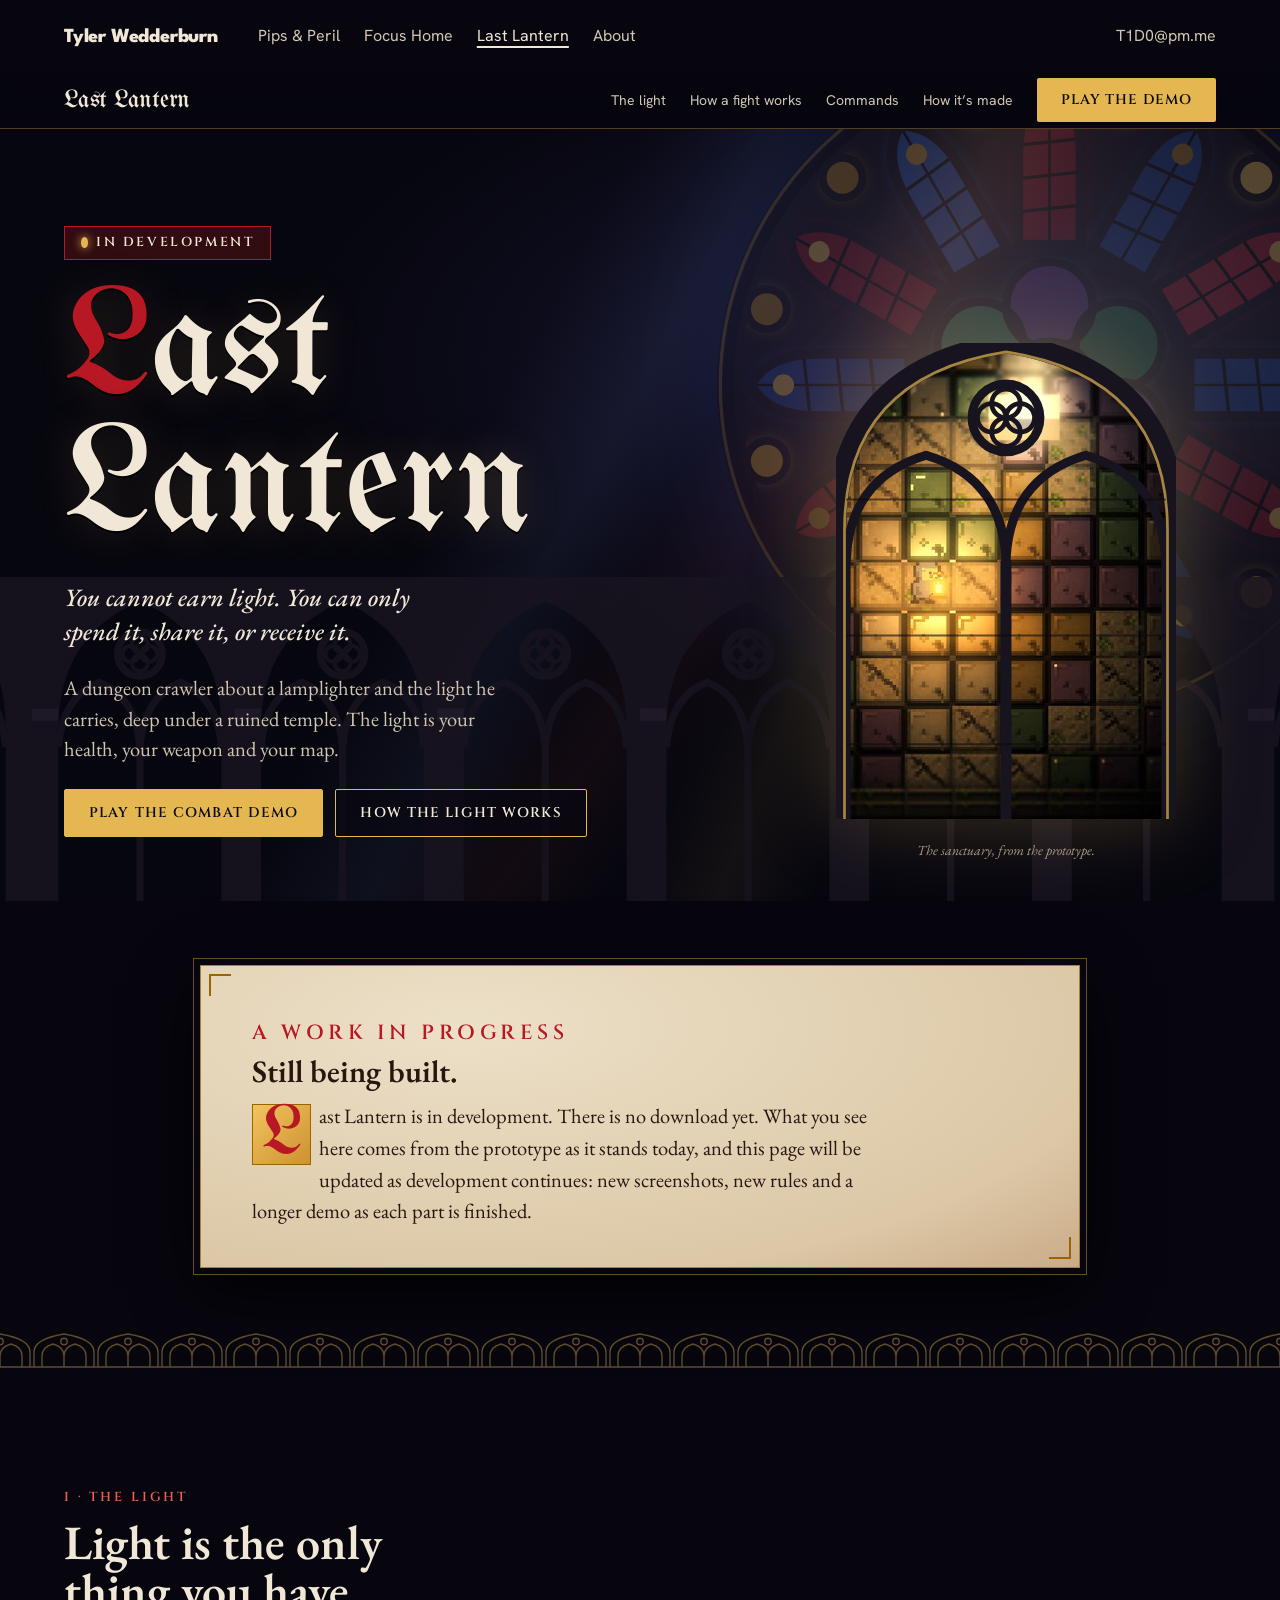
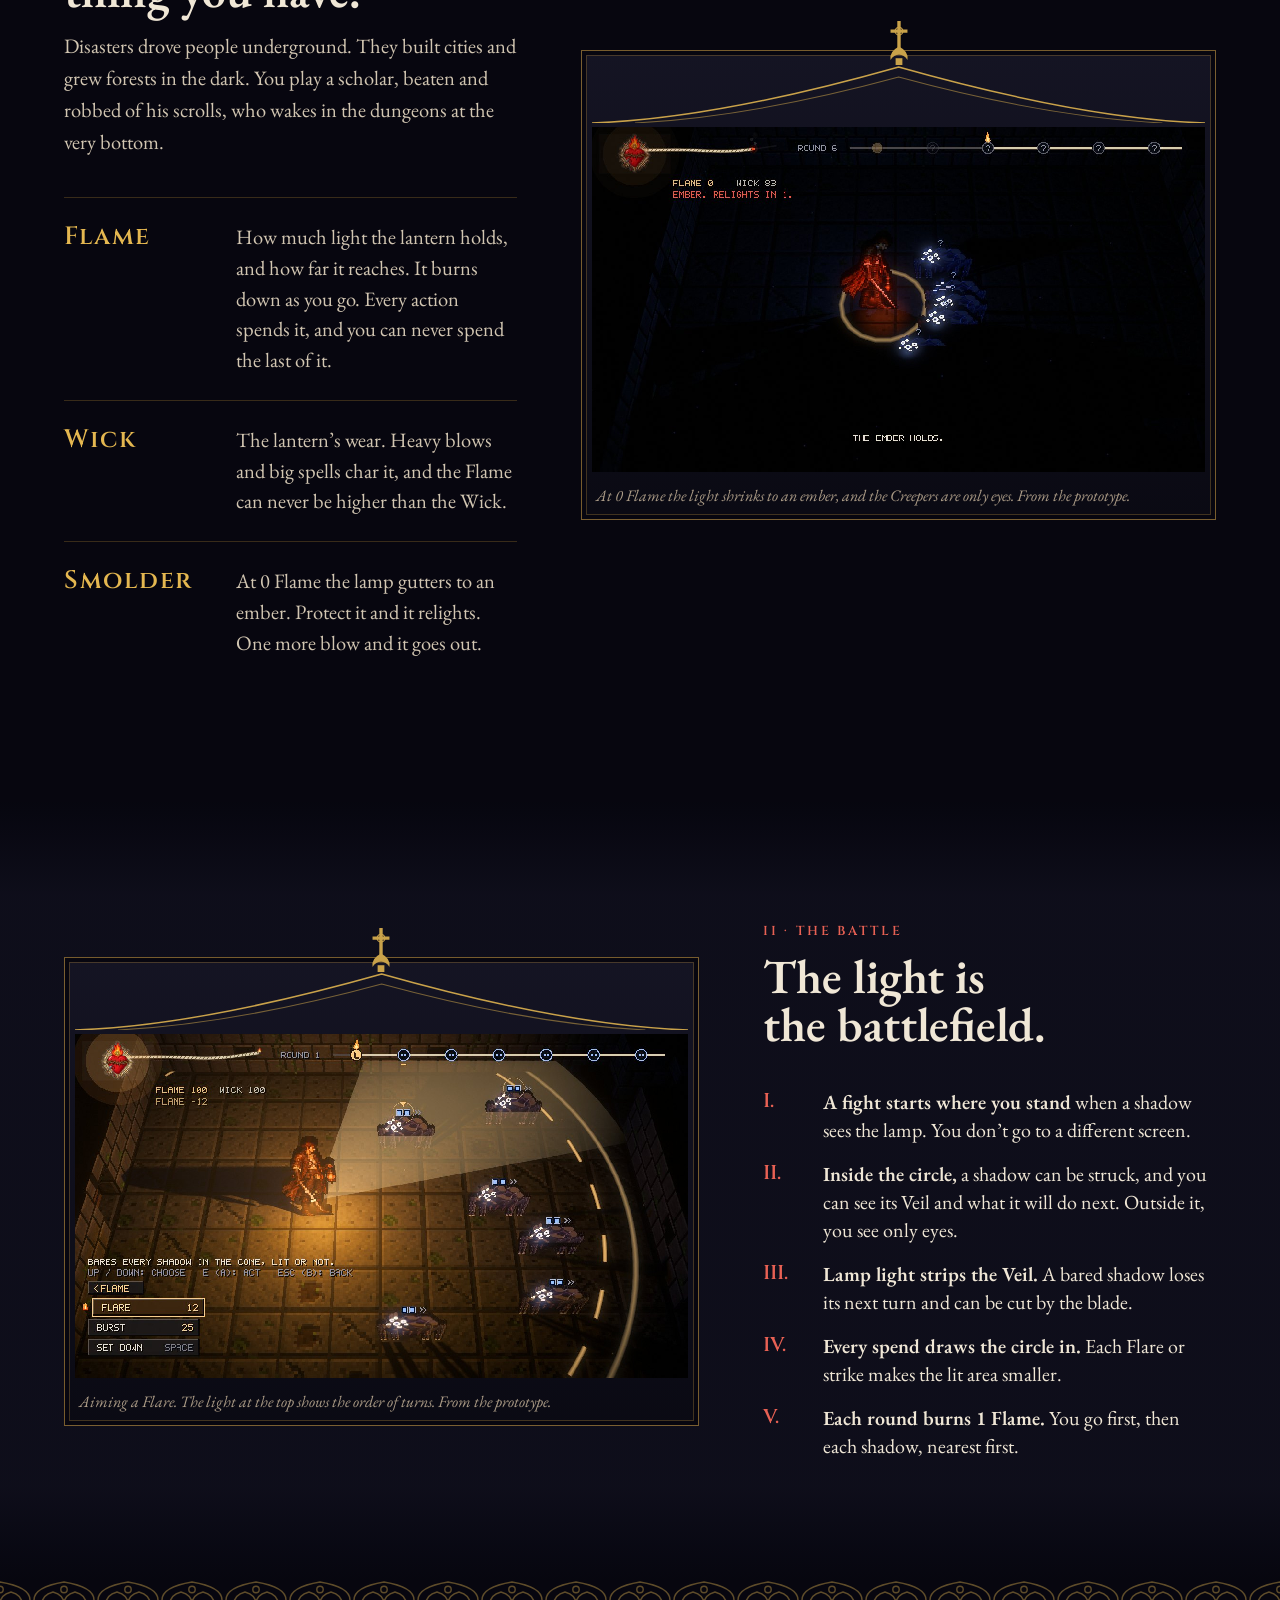
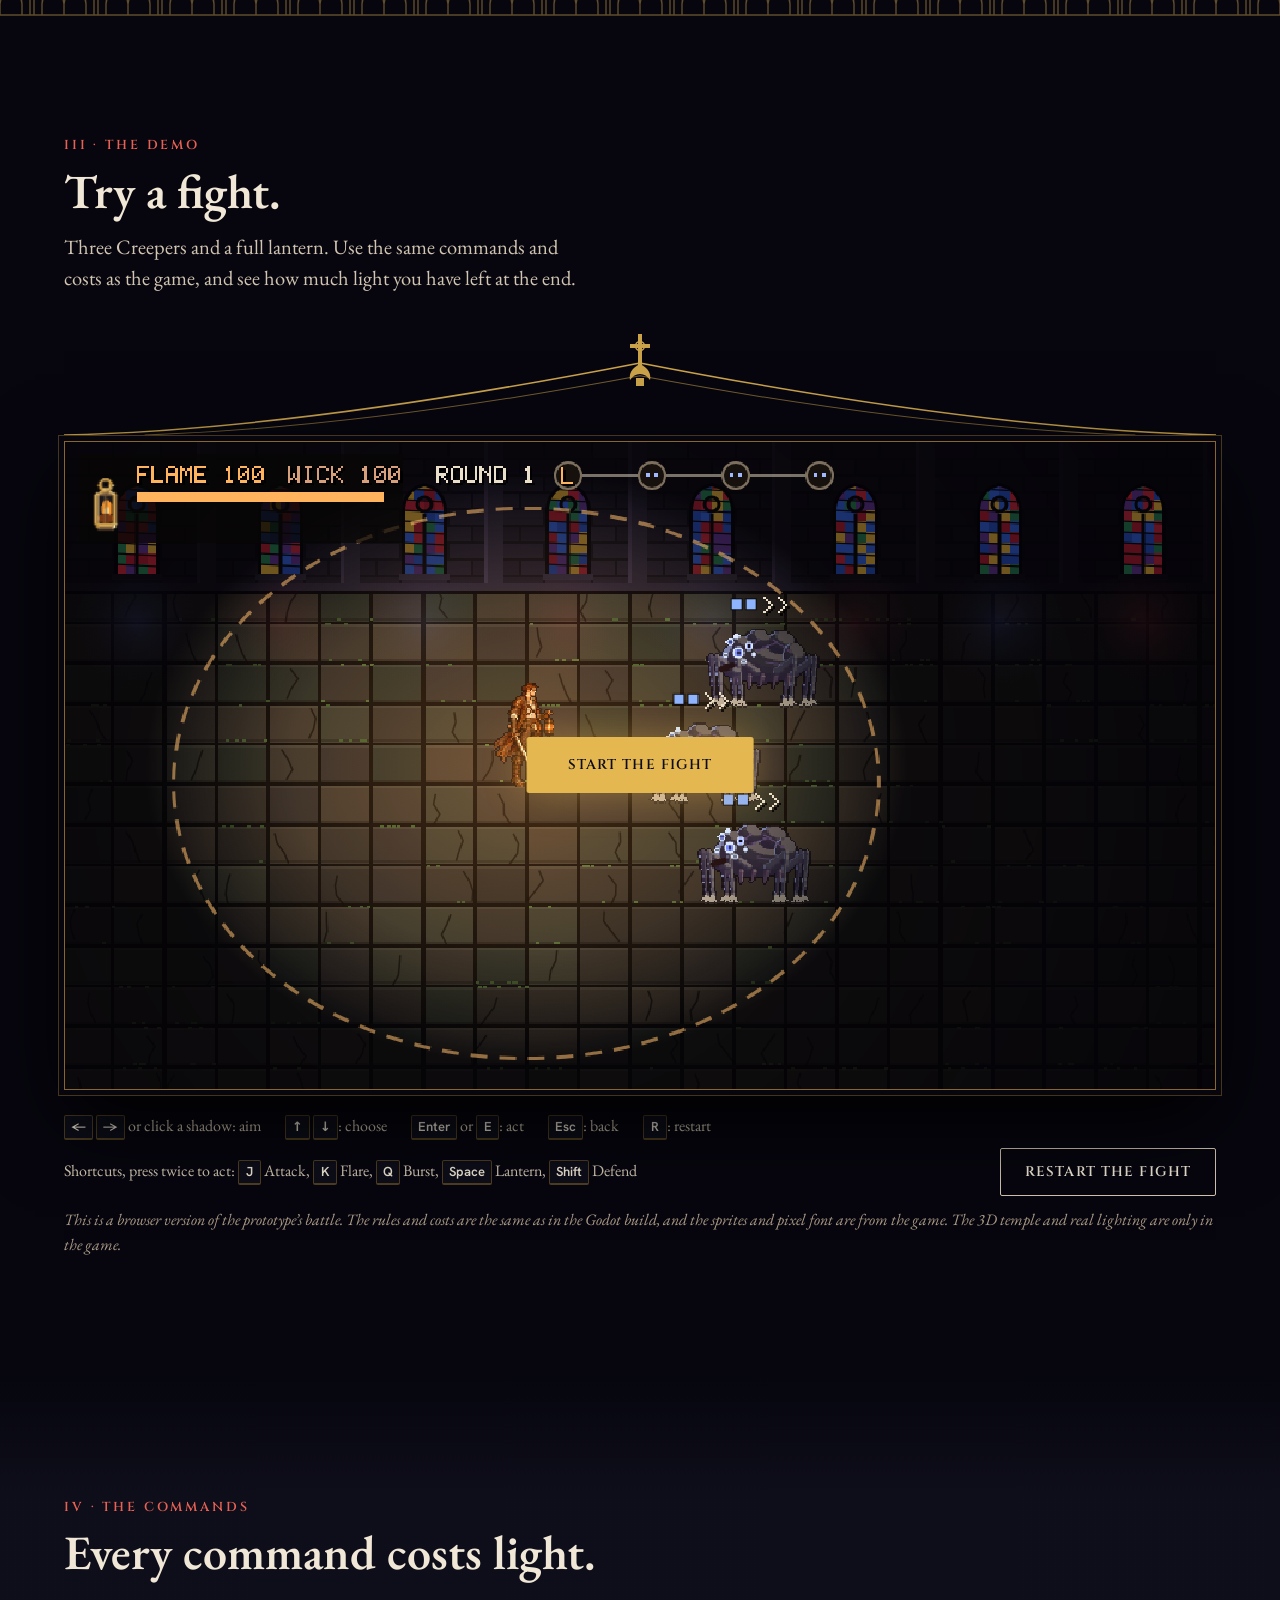
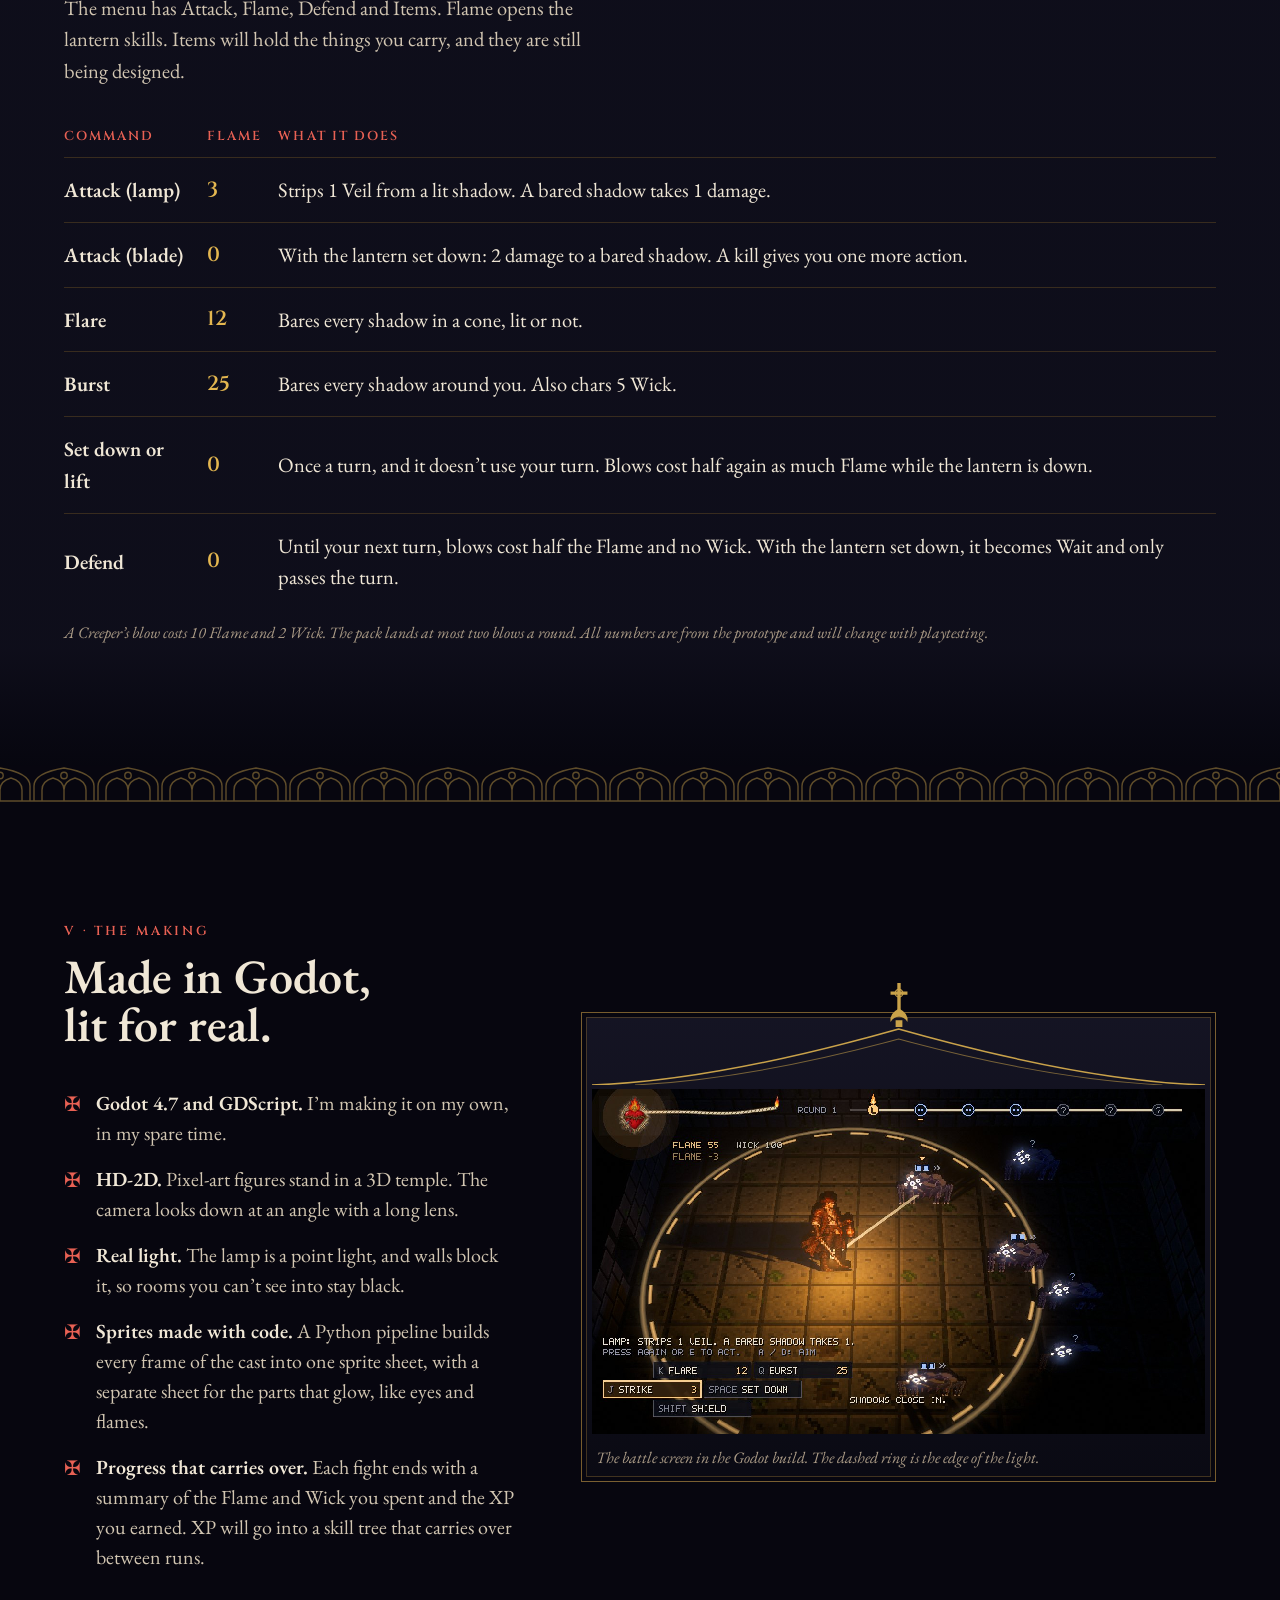
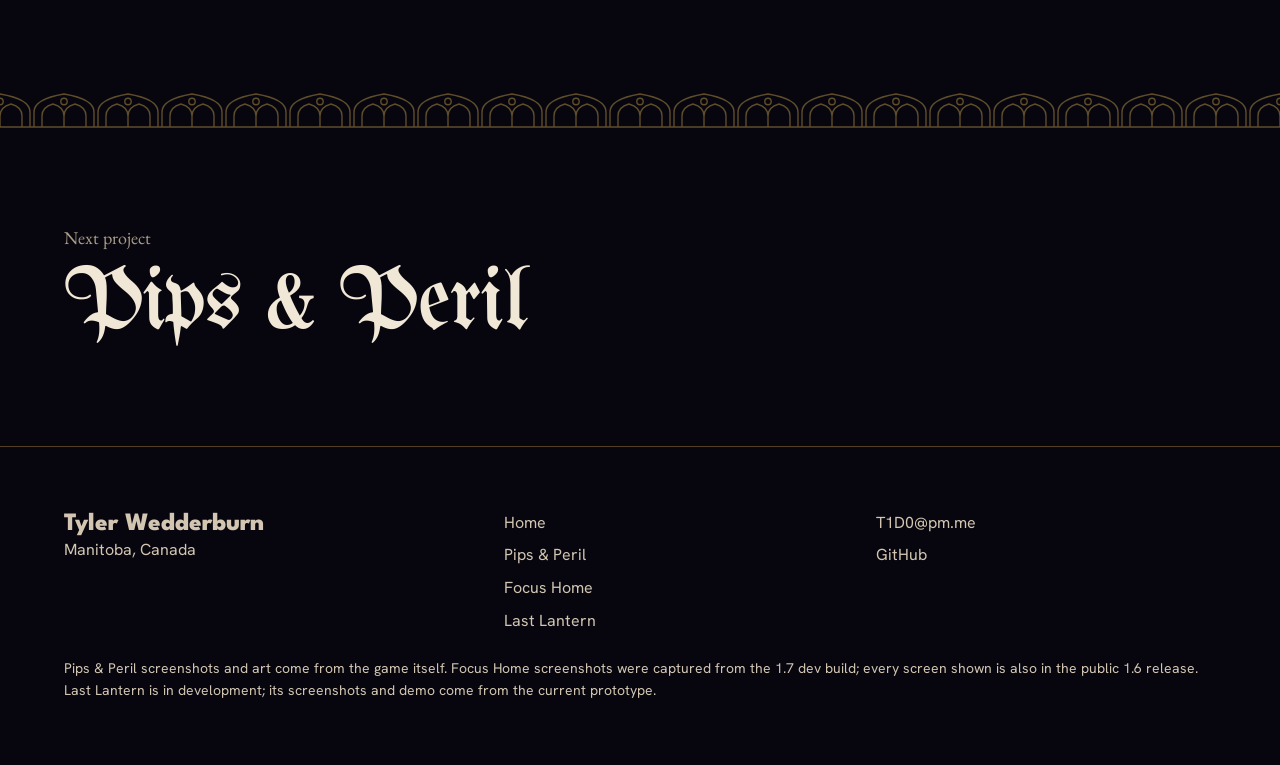
<file: last-lantern.html>
<!doctype html>
<html lang="en">
<head>
<meta charset="utf-8">
<meta name="viewport" content="width=device-width, initial-scale=1">
<script>(function(){try{if(/[?&]full=1/.test(location.search)){sessionStorage.setItem('full-site','1');return}if(sessionStorage.getItem('full-site'))return}catch(e){}var u=navigator.userAgent,d=navigator.userAgentData;var phone=(d&&d.mobile)||/Android.+Mobile|iPhone|iPod|Windows Phone|Mobi/i.test(u)||(matchMedia('(pointer: coarse)').matches&&Math.min(screen.width,screen.height)<600);if(phone)location.replace('last-lantern-mobile.html'+location.hash)})();</script>
<link rel="alternate" media="only screen and (max-width: 640px)" href="https://twedderburn.github.io/portfolio/last-lantern-mobile.html">
<title>Last Lantern, a game in development by Tyler Wedderburn</title>
<meta name="description" content="Last Lantern is a dungeon crawler in development, made in Godot 4.7 by Tyler Wedderburn. Light is your health, your weapon and your map. Play the combat demo in your browser.">
<meta property="og:type" content="website">
<meta property="og:title" content="Last Lantern, a game in development by Tyler Wedderburn">
<meta property="og:description" content="Last Lantern is a dungeon crawler in development, made in Godot 4.7 by Tyler Wedderburn. Light is your health, your weapon and your map. Play the combat demo in your browser.">
<meta property="og:url" content="https://twedderburn.github.io/portfolio/last-lantern.html">
<meta property="og:image" content="https://twedderburn.github.io/portfolio/img/ll/ll-battle.jpg">
<link rel="icon" href="data:image/svg+xml,%3Csvg xmlns='http://www.w3.org/2000/svg' viewBox='0 0 32 32'%3E%3Crect width='32' height='32' rx='4' fill='%234f9a4b'/%3E%3Cpath d='M8 9h16v4h-6v11h-4V13H8z' fill='%230d1a10'/%3E%3C/svg%3E">
<link rel="preconnect" href="https://fonts.googleapis.com">
<link rel="preconnect" href="https://fonts.gstatic.com" crossorigin>
<link href="https://fonts.googleapis.com/css2?family=League+Spartan:wght@800&family=Hanken+Grotesk:wght@400;600&family=EB+Garamond:ital,wght@0,500;0,600;1,500&family=Cinzel:wght@600&family=UnifrakturMaguntia&display=swap" rel="stylesheet">
<script>document.documentElement.classList.add('js');</script>
<style>
:root { color-scheme: dark; }
:root {
  --space-3xs: 2px; --space-2xs: 4px; --space-xs: 8px; --space-sm: 12px; --space-md: 16px; --space-lg: 24px; --space-xl: 40px; --space-2xl: 64px; --space-3xl: 96px; --space-4xl: 144px;
  --text-xs: 0.8125rem; --text-sm: 0.875rem; --text-md: 1rem; --text-lg: 1.25rem; --text-xl: 1.5625rem; --text-2xl: 1.953rem; --text-3xl: 2.441rem;
  --text-display-s: clamp(2.25rem, 4vw + 0.5rem, 3.75rem); --text-display: clamp(2.75rem, 5vw + 1rem, 5.25rem);
  --text-section: clamp(2rem, 2.5vw + 1rem, 3.5rem); --text-title: clamp(1.25rem, 0.75vw + 0.875rem, 1.625rem); --text-lead: clamp(1.125rem, 0.35vw + 1rem, 1.375rem);
  --ease-out: cubic-bezier(0.16, 1, 0.3, 1); --ease-in: cubic-bezier(0.7, 0, 0.84, 0); --ease-in-out: cubic-bezier(0.65, 0, 0.35, 1);
  --dur-micro: 120ms; --dur-short: 220ms; --dur-long: 420ms;
  --color-error: oklch(52% 0.19 27); --color-success: oklch(50% 0.12 150);
  --container: 1520px; --gutter: 64px; --gap-columns: 32px; --section-gap-s: 120px; --section-gap: 144px; --section-gap-l: 176px;
  --z-base: 1; --z-raised: 10; --z-dropdown: 100; --z-sticky: 200; --z-sticky-nav: 300; --z-modal: 400; --z-toast: 500; --z-tooltip: 600;
  /* site frame: forest floor, Tyler's green, woody browns */
  --color-paper: oklch(17% 0.022 150); --color-paper-2: oklch(21% 0.026 150); --color-paper-3: oklch(25% 0.03 148);
  --color-ink: oklch(95% 0.012 95); --color-ink-2: oklch(85% 0.02 95); --color-muted: oklch(72% 0.03 110);
  --color-rule: oklch(34% 0.035 140);
  --color-field: oklch(57.6% 0.12 144.1); --color-field-ink: oklch(15% 0.025 150); --color-field-hover: oklch(22% 0.03 150);
  --color-wood: oklch(42% 0.07 55); --color-wood-2: oklch(66% 0.08 68); --color-wood-ink: oklch(96% 0.015 80);
  --color-accent: oklch(72% 0.14 144); --color-accent-ink: oklch(15% 0.025 150); --color-focus: oklch(80% 0.18 144);
  /* project palettes: inside a project, its colours win */
  --pp-plum: oklch(26% 0.09 305); --pp-plum-2: oklch(34% 0.11 305); --pp-gold: oklch(84% 0.15 85); --pp-ember: oklch(70% 0.17 50);
  --pp-paper: oklch(21% 0.075 305); --pp-paper-2: oklch(26% 0.09 305); --pp-paper-3: oklch(31% 0.1 305); --pp-ink: oklch(95% 0.02 85); --pp-ink-2: oklch(86% 0.03 85); --pp-muted: oklch(76% 0.04 300); --pp-rule: oklch(38% 0.08 305); --pp-accent-ink: oklch(22% 0.07 305); --pp-focus: oklch(86% 0.16 85);
  --es-walnut: oklch(21% 0.012 45); --es-mocha: oklch(25.5% 0.017 45); --es-card: oklch(30% 0.02 45); --es-ink: oklch(95% 0.012 70); --es-ink-2: oklch(84% 0.015 70); --es-muted: oklch(73% 0.02 60); --es-rule: oklch(37% 0.02 45); --es-sage: oklch(72% 0.06 135); --es-sage-ink: oklch(20% 0.012 45); --es-focus: oklch(82% 0.09 135);
  --es-cream: oklch(96.5% 0.006 70); --es-white: oklch(99.2% 0.003 70); --es-dark-ink: oklch(20% 0.012 45); --es-dark-ink-2: oklch(40% 0.015 45); --es-light-rule: oklch(87% 0.008 70); --es-sage-deep: oklch(47% 0.075 135); --es-glass: oklch(21% 0.012 45 / 0.82);
  --fh-paper-2: oklch(18% 0.004 150); --fh-paper-3: oklch(23% 0.004 150); --fh-ink-2: oklch(86% 0.003 150);
  --fh-black: oklch(13% 0.004 150); --fh-white: oklch(97% 0.003 150); --fh-grey: oklch(70% 0.005 150); --fh-line: oklch(30% 0.004 150);
  --ll-paper: oklch(13% 0.02 285); --ll-paper-2: oklch(17% 0.026 285); --ll-paper-3: oklch(22% 0.032 285); --ll-ink: oklch(93% 0.025 85); --ll-ink-2: oklch(83% 0.03 80); --ll-muted: oklch(70% 0.035 75); --ll-rule: oklch(38% 0.05 80); --ll-amber: oklch(80% 0.13 85); --ll-amber-ink: oklch(16% 0.03 285); --ll-focus: oklch(86% 0.13 85); --ll-rubric: oklch(50% 0.19 25); --ll-rubric-ink: oklch(66% 0.17 28); --ll-cobalt: oklch(45% 0.16 265);
  --font-display: "League Spartan", ui-sans-serif, system-ui, sans-serif; --font-body: "Hanken Grotesk", ui-sans-serif, system-ui, sans-serif; --font-outlier: "Pixelify Sans", ui-monospace, monospace; --font-serif: "EB Garamond", ui-serif, Georgia, serif; --font-blackletter: "UnifrakturMaguntia", "EB Garamond", serif; --font-inscription: "Cinzel", "EB Garamond", serif;
  --radius-card: 2px; --radius-pill: 999px; --rule-hair: 1px; --shadow-card: none;
  --tracking-display: -0.01em;
  --nav-h: 72px;
}

*, *::before, *::after { box-sizing: border-box; }
html, body { overflow-x: clip; }
html { scrollbar-color: var(--color-muted) var(--color-paper); scroll-padding-top: var(--space-3xl); }
body { margin: 0; background: var(--color-paper); color: var(--color-ink); font-family: var(--font-body); font-size: var(--text-md); line-height: 1.55; -webkit-font-smoothing: antialiased; caret-color: var(--color-accent); }
::selection { background: color-mix(in oklab, var(--color-accent) 22%, transparent); color: var(--color-ink); }
:focus-visible { outline: 2px solid var(--color-focus); outline-offset: 2px; }
a { color: inherit; text-decoration-thickness: 1px; text-underline-offset: 0.16em; }
h1, h2, h3 { margin: 0; font-family: var(--font-display); font-synthesis: none; overflow-wrap: break-word; min-width: 0; text-wrap: balance; }
p { margin: 0; text-wrap: pretty; }
p:not([class]) { max-width: 65ch; }
img, video { max-width: 100%; height: auto; display: block; }
svg { display: block; }
[hidden] { display: none !important; }
button, input, select, textarea { font: inherit; }
.container { width: 100%; max-width: var(--container); margin-inline: auto; padding-inline: var(--gutter); box-sizing: border-box; }
.num, .figure, td.num { font-variant-numeric: tabular-nums; }
.visually-hidden { position: absolute; width: 1px; height: 1px; overflow: hidden; clip-path: inset(50%); white-space: nowrap; }
[data-slot] { position: relative; overflow: hidden; background: linear-gradient(160deg, var(--color-paper-2, var(--color-paper)), var(--color-paper-3, var(--color-paper))); }
[data-slot] > img { position: absolute; inset: 0; width: 100%; height: 100%; object-fit: cover; z-index: 1; }
[data-slot]:has(> img) > :not(img):not([data-keep]) { display: none !important; }
@media (max-width: 60rem) { :root { --gutter: 24px; --section-gap-s: 80px; --section-gap: 96px; --section-gap-l: 120px; } }
@media (max-width: 40rem) { :root { --gutter: 16px; --section-gap-s: 56px; --section-gap: 72px; --section-gap-l: 96px; --gap-columns: 16px; } }
@media (prefers-reduced-motion: reduce) { *:not(.keep-motion), *:not(.keep-motion)::before, *:not(.keep-motion)::after { animation-duration: 0.01ms !important; animation-iteration-count: 1 !important; transition-duration: 0.01ms !important; scroll-behavior: auto !important; } }

/* Tyler Wedderburn's portfolio: a home page that puts both projects and their downloads up front, and one full page per project.
 * Frame: forest green, walnut and wood, League Spartan heads, Hanken Grotesk body.
 * Each project keeps its own world wherever it appears: plum, gold and Pixelify Sans for Pips & Peril; walnut, sage and plain Hanken for Focus Home; night stone, gold leaf, stained glass and blackletter for Last Lantern. */

/* ---------- project worlds: inside a project, its colours win ---------- */
.page-pips, .world-pips { --color-paper: var(--pp-paper); --color-paper-2: var(--pp-paper-2); --color-paper-3: var(--pp-paper-3); --color-ink: var(--pp-ink); --color-ink-2: var(--pp-ink-2); --color-muted: var(--pp-muted); --color-rule: var(--pp-rule); --color-accent: var(--pp-gold); --color-accent-ink: var(--pp-accent-ink); --color-focus: var(--pp-focus); --font-head: var(--font-outlier); }
.page-focus, .world-focus { --color-paper: var(--es-walnut); --color-paper-2: var(--es-mocha); --color-paper-3: var(--es-card); --color-ink: var(--es-ink); --color-ink-2: var(--es-ink-2); --color-muted: var(--es-muted); --color-rule: var(--es-rule); --color-accent: var(--es-sage); --color-accent-ink: var(--es-sage-ink); --color-focus: var(--es-focus); --font-head: var(--font-body); }
.page-lantern, .world-lantern { --color-paper: var(--ll-paper); --color-paper-2: var(--ll-paper-2); --color-paper-3: var(--ll-paper-3); --color-ink: var(--ll-ink); --color-ink-2: var(--ll-ink-2); --color-muted: var(--ll-muted); --color-rule: var(--ll-rule); --color-accent: var(--ll-amber); --color-accent-ink: var(--ll-amber-ink); --color-focus: var(--ll-focus); --font-head: var(--font-serif); }
.world-pips, .world-focus, .world-lantern { background: var(--color-paper); color: var(--color-ink); }

/* ---------- shared chrome ---------- */
.skip { position: absolute; left: var(--space-md); top: calc(-1 * var(--space-3xl)); z-index: var(--z-toast); padding: var(--space-xs) var(--space-md); background: var(--color-ink); color: var(--color-paper); }
.skip:focus-visible { top: var(--space-md); }
.wrap { width: 100%; max-width: 1520px; margin-inline: auto; padding-inline: var(--gutter); }

.nav { min-height: var(--nav-h); display: flex; flex-wrap: wrap; align-items: center; column-gap: var(--space-xl); }
.wordmark { font: 800 var(--text-lg)/1 var(--font-display); letter-spacing: -0.01em; text-decoration: none; white-space: nowrap; padding-top: var(--space-3xs); color: var(--color-ink); }
.nav__links { display: flex; gap: var(--space-lg); margin: 0; padding: 0; list-style: none; }
.nav__links a, .nav__mail { color: var(--color-ink-2); text-decoration: none; white-space: nowrap; transition: color var(--dur-short) var(--ease-out); }
.nav__links a:hover, .nav__mail:hover { color: var(--color-ink); text-decoration: underline; }
.nav__links a[aria-current="page"] { color: var(--color-ink); text-decoration: underline; text-decoration-thickness: 2px; text-underline-offset: 0.3em; }
.nav__mail { margin-left: auto; }

.btn { display: inline-flex; align-items: center; min-height: 48px; padding: 0 var(--space-lg); border: 1px solid var(--color-ink); border-radius: var(--radius-pill); background: var(--color-ink); color: var(--color-paper); font: 600 var(--text-md)/1 var(--font-body); white-space: nowrap; text-decoration: none; cursor: pointer; transition: background-color var(--dur-short) var(--ease-out), border-color var(--dur-short) var(--ease-out), transform var(--dur-micro) var(--ease-out); }
.btn:hover { background: var(--color-ink-2); }
.btn:active { transform: translateY(1px); }
.btn:focus-visible { outline: 2px solid var(--color-focus); outline-offset: 3px; }
.btn:disabled { opacity: 0.55; cursor: not-allowed; transform: none; }
.btn--quiet { background: transparent; color: var(--color-ink); border-color: var(--color-ink-2); }
.btn--quiet:hover { background: var(--color-paper-2); }
/* a download: the accent colour, with the file size set lighter beside the label */
.btn--get { background: var(--color-accent); color: var(--color-accent-ink); border-color: var(--color-accent); }
.btn--get:hover { background: var(--color-ink); border-color: var(--color-ink); }
.btn span, .pill span { margin-left: 0.6em; font-weight: 400; }
.actions { display: flex; flex-wrap: wrap; gap: var(--space-sm); }

.section { padding-block: var(--section-gap-s); }
.head { font: 800 var(--text-section)/1 var(--font-head, var(--font-display)); letter-spacing: -0.01em; max-width: 22ch; }
.head + p { margin-top: var(--space-md); font-size: var(--text-lead); color: var(--color-ink-2); max-width: 52ch; }
.caption { margin-top: var(--space-sm); font-size: var(--text-sm); color: var(--color-muted); }

.shot { margin: 0; }
.shot img { width: 100%; height: auto; aspect-ratio: 16 / 9; object-fit: cover; image-rendering: pixelated; border-radius: var(--radius-card); outline: 1px solid color-mix(in oklab, var(--color-ink) 10%, transparent); outline-offset: -1px; }

.footer { border-top: 1px solid var(--color-rule); padding-block: var(--space-2xl); }
.footer__row { display: grid; grid-template-columns: minmax(0, 1.2fr) minmax(0, 1fr) minmax(0, 1fr); gap: var(--gap-columns); align-items: start; }
.footer__name { font: 800 var(--text-xl)/1.1 var(--font-display); }
.footer p, .footer li { color: var(--color-ink-2); }
.footer ul { margin: 0; padding: 0; list-style: none; display: grid; gap: var(--space-xs); }
.footer a { text-decoration: none; }
.footer a:hover { text-decoration: underline; }
.footer__note { margin-top: var(--space-lg); font-size: var(--text-sm); color: var(--color-muted); }

/* a sticky bar on each project page: the project's name, its sections, and the download */
.subnav { position: sticky; top: 0; z-index: var(--z-sticky-nav); background: color-mix(in oklab, var(--color-paper) 84%, transparent); backdrop-filter: saturate(1.4) blur(18px); border-bottom: 1px solid var(--color-rule); }
.subnav__in { display: flex; align-items: center; gap: var(--space-lg); min-height: 56px; }
.subnav__name { margin-right: auto; font: 600 var(--text-lg)/1 var(--font-head); letter-spacing: -0.01em; color: var(--color-ink); text-decoration: none; white-space: nowrap; }
.subnav__links { display: flex; gap: var(--space-lg); margin: 0; padding: 0; list-style: none; }
.subnav__links a { font-size: var(--text-sm); color: var(--color-ink-2); text-decoration: none; white-space: nowrap; transition: color var(--dur-short) var(--ease-out); }
.subnav__links a:hover { color: var(--color-ink); }
.subnav__links a[aria-current="true"] { color: var(--color-ink); text-decoration: underline; text-decoration-thickness: 2px; text-underline-offset: 0.45em; }
.pill { display: inline-flex; align-items: center; min-height: 44px; padding: 0 var(--space-lg); border-radius: var(--radius-pill); background: var(--color-accent); color: var(--color-accent-ink); font: 600 var(--text-sm)/1 var(--font-body); white-space: nowrap; text-decoration: none; transition: background-color var(--dur-short) var(--ease-out), transform var(--dur-micro) var(--ease-out); }
.pill:hover { background: var(--color-ink); }
.pill:active { transform: translateY(1px); }
.pill:focus-visible { outline: 2px solid var(--color-focus); outline-offset: 3px; }
.pill--lg { min-height: 52px; padding: 0 var(--space-xl); font-size: var(--text-md); }

/* the download section that closes each project page */
.getit__grid { display: grid; grid-template-columns: repeat(3, minmax(0, 1fr)); gap: var(--space-md); margin-top: var(--space-2xl); }
.getit__grid--one { grid-template-columns: minmax(0, 640px); }
.getit__card { display: flex; flex-direction: column; align-items: flex-start; gap: var(--space-sm); padding: var(--space-xl); background: var(--color-paper-2); border: 1px solid var(--color-rule); border-radius: var(--radius-card); }
.band-plum .getit__card, .band-espresso .getit__card { background: var(--color-paper-3); }
.page-focus .getit__card { border-radius: 28px; }
.getit__card h3 { font: 600 var(--text-2xl)/1.1 var(--font-head); }
.page-focus .getit__card h3 { letter-spacing: -0.025em; }
.getit__card p { flex: 1; font-size: var(--text-lead); line-height: 1.45; color: var(--color-ink-2); }
.getit__card .btn, .getit__card .pill { margin-top: var(--space-sm); }
.getit__note { margin-top: var(--space-lg); color: var(--color-muted); max-width: 70ch; }
.getit__note a { color: var(--color-ink); text-underline-offset: 0.2em; }

/* when the visitor's device matches one of the downloads, that one leads and the others go quiet */
.actions.has-yours .btn--get:not(.is-yours), .getit__grid.has-yours .getit__card:not(.is-yours) .btn--get { background: transparent; color: var(--color-ink); border-color: var(--color-ink-2); }
.actions.has-yours .btn--get:not(.is-yours):hover, .getit__grid.has-yours .getit__card:not(.is-yours) .btn--get:hover { background: var(--color-paper-3); }
.actions.has-yours .is-yours { order: -1; }
.getit__card.is-yours { border-color: var(--color-accent); }
.getit__card.is-yours h3::after { content: "For this device"; display: inline-block; margin-left: var(--space-sm); padding: var(--space-2xs) var(--space-xs); border: 1px solid var(--color-accent); border-radius: var(--radius-pill); color: var(--color-accent); font: 600 var(--text-xs)/1.2 var(--font-body); letter-spacing: 0; vertical-align: middle; }
html[data-os="android"] .not-android { display: none; }
.getit__card p.not-android { flex: 0; font-size: var(--text-md); color: var(--color-muted); }

/* ---------- home ---------- */
/* the intro: a short green band, so the first project starts on the first screen */
.intro { background: var(--color-field); color: var(--color-field-ink); --color-ink: var(--color-field-ink); --color-ink-2: var(--color-field-ink); --color-focus: var(--color-field-ink); }
.intro__body { display: grid; gap: var(--space-lg); padding-block: var(--space-xl) var(--space-2xl); }
.intro h1 { font: 800 min(10.4vw, 10rem)/0.86 var(--font-display); letter-spacing: -0.03em; white-space: nowrap; }
.js .intro h1 { animation: rise 0.8s var(--ease-out) both; }
@keyframes rise { from { opacity: 0; transform: translateY(24%); } to { opacity: 1; transform: none; } }
.intro__line { max-width: 40ch; font: 600 var(--text-xl)/1.3 var(--font-body); letter-spacing: -0.01em; }
.intro--tall { min-height: 70svh; }
.intro .btn { background: var(--color-field-ink); color: var(--color-wood-ink); border-color: var(--color-field-ink); }
.intro .btn:hover { background: var(--color-field-hover); }
.intro .btn--quiet { background: transparent; color: var(--color-field-ink); }
.intro .btn--quiet:hover { background: color-mix(in oklab, var(--color-field-ink) 12%, transparent); }

/* one panel per project, in that project's colours: what it is, the downloads, then the pictures */
.feature { padding-block: var(--section-gap-s); }
.feature__in { display: grid; grid-template-columns: minmax(0, 5fr) minmax(0, 7fr); gap: var(--space-2xl); align-items: center; }
.feature--flip .feature__in { grid-template-columns: minmax(0, 7fr) minmax(0, 5fr); }
.feature--flip .feature__text { order: 2; }
.feature__kind { font-size: var(--text-sm); font-weight: 600; letter-spacing: 0.06em; text-transform: uppercase; color: var(--color-accent); }
.feature h2 { margin-top: var(--space-sm); font: 600 var(--text-display)/0.95 var(--font-head); letter-spacing: -0.01em; }
.feature h2 a { text-decoration: none; }
.feature h2 a:hover { text-decoration: underline; text-decoration-thickness: 0.06em; text-underline-offset: 0.12em; }
.world-pips.feature h2 { color: var(--color-accent); }
.world-focus.feature h2 { letter-spacing: -0.045em; }
.feature__desc { margin-top: var(--space-md); max-width: 32ch; font-size: var(--text-xl); line-height: 1.35; }
.feature__facts { margin: var(--space-lg) 0 0; padding: 0; list-style: none; display: grid; gap: var(--space-xs); color: var(--color-ink-2); }
.feature__facts li { display: grid; grid-template-columns: 10px minmax(0, 1fr); gap: var(--space-sm); align-items: baseline; }
.feature__facts li::before { content: ""; width: 8px; height: 8px; background: var(--color-accent); translate: 0 -1px; }
.world-focus .feature__facts li::before { border-radius: 50%; }
.feature .actions { margin-top: var(--space-xl); }
.feature__note { margin-top: var(--space-sm); font-size: var(--text-sm); color: var(--color-muted); }
.more { display: inline-flex; align-items: center; min-height: 44px; margin-top: var(--space-md); font-weight: 600; color: var(--color-accent); text-underline-offset: 0.2em; }
.more::after { content: "\2192"; margin-left: 0.4em; transition: transform var(--dur-short) var(--ease-out); }
.more:hover::after { transform: translateX(4px); }
.feature__media { display: grid; gap: var(--space-sm); text-decoration: none; transition: transform var(--dur-short) var(--ease-out); }
.feature__media:hover { transform: translateY(-4px); }
.feature__media:focus-visible { outline: 2px solid var(--color-focus); outline-offset: 6px; }
.feature__media img { width: 100%; outline: 1px solid color-mix(in oklab, var(--color-ink) 14%, transparent); outline-offset: -1px; }
.media-pips { grid-template-columns: minmax(0, 1fr) minmax(0, 1fr); }
.media-pips img { aspect-ratio: 16 / 9; object-fit: cover; image-rendering: pixelated; border-radius: var(--radius-card); }
.media-pips img:first-child { grid-column: 1 / -1; }
.media-focus { grid-template-columns: repeat(3, minmax(0, 1fr)); gap: var(--space-md); align-items: start; }
.media-focus img { aspect-ratio: 1 / 2; object-fit: cover; object-position: 50% 0; border-radius: 20px; }
.media-focus img:nth-child(odd) { margin-top: var(--space-xl); }

/* about: Tyler's photo and his own words, on wood */
.about-band { background: var(--color-wood); color: var(--color-wood-ink); --color-ink: var(--color-wood-ink); --color-ink-2: var(--color-wood-ink); --color-paper: var(--color-wood); --color-paper-2: color-mix(in oklab, var(--color-wood-ink) 12%, var(--color-wood)); --color-focus: var(--color-wood-ink); }
.about { display: grid; gap: var(--space-2xl); align-items: start; }
.about:has(.portrait img) { grid-template-columns: minmax(0, 380px) minmax(0, 1fr); align-items: center; }
.portrait { display: none; aspect-ratio: 4 / 5; border-radius: var(--radius-card); outline: 2px solid var(--color-wood-ink); outline-offset: -1px; rotate: -2deg; }
.portrait:has(img) { display: block; }
.about .head { max-width: 16ch; }
.about .say { margin-top: var(--space-lg); max-width: 46ch; font-size: var(--text-xl); line-height: 1.45; }
.about .actions { margin-top: var(--space-xl); }

/* ---------- project pages, shared ---------- */
.p-hero { position: relative; overflow: hidden; }
.p-hero__inner { position: relative; z-index: 2; display: grid; align-content: end; gap: var(--space-lg); min-height: min(calc(100svh - var(--nav-h) - 56px), 800px); padding-block: var(--space-3xl) var(--space-2xl); }
.p-hero h1 { font: 600 min(10vw, 8.5rem)/0.95 var(--font-head); letter-spacing: -0.01em; max-width: 12ch; }
.p-hero .lede { font-size: var(--text-xl); line-height: 1.35; max-width: 32ch; color: var(--color-ink); }
.p-hero .btn { background: var(--color-accent); color: var(--color-accent-ink); border-color: var(--color-accent); }
.p-hero .btn:hover { background: var(--color-ink); border-color: var(--color-ink); }
.p-hero .btn--quiet { background: transparent; color: var(--color-ink); border-color: var(--color-ink-2); }
.p-hero .btn--quiet:hover { background: var(--color-paper-2); }

.split { display: grid; grid-template-columns: minmax(0, 5fr) minmax(0, 7fr); gap: var(--space-2xl); align-items: center; }
.split--flip { grid-template-columns: minmax(0, 7fr) minmax(0, 5fr); }
.steps { margin: var(--space-xl) 0 0; padding: 0; list-style: none; counter-reset: step; display: grid; gap: var(--space-md); }
.steps li { counter-increment: step; display: grid; grid-template-columns: 2.5rem minmax(0, 1fr); gap: var(--space-sm); font-size: var(--text-lg); line-height: 1.4; }
.steps li::before { content: counter(step); font: 600 var(--text-xl)/1.1 var(--font-head); color: var(--color-accent); }
.steps b { font-weight: 600; }

.rows { margin: var(--space-xl) 0 0; display: grid; }
.rows > div { display: grid; grid-template-columns: minmax(0, 4fr) minmax(0, 8fr); gap: var(--gap-columns); padding-block: var(--space-lg); border-top: 1px solid var(--color-rule); }
.rows dt { font: 600 var(--text-2xl)/1.1 var(--font-head); }
.rows dd { margin: 0; font-size: var(--text-lead); line-height: 1.5; color: var(--color-ink-2); max-width: 52ch; }

.table { width: 100%; margin-top: var(--space-xl); border-collapse: collapse; font-size: var(--text-lead); }
.table th { text-align: left; font-weight: 600; font-size: var(--text-sm); color: var(--color-muted); padding: 0 var(--space-md) var(--space-sm) 0; white-space: nowrap; }
.table td { padding: var(--space-md) var(--space-md) var(--space-md) 0; border-top: 1px solid var(--color-rule); }
.table td:first-child { font-weight: 600; }
.table .num { font-variant-numeric: tabular-nums; }

.switch__tabs { display: flex; flex-wrap: wrap; gap: var(--space-xs); margin-top: var(--space-xl); }
.switch__tabs button { min-height: 44px; padding: 0 var(--space-lg); border: 1px solid var(--color-rule); border-radius: var(--radius-pill); background: transparent; color: var(--color-ink); font: 600 var(--text-md)/1 var(--font-body); cursor: pointer; transition: background-color var(--dur-short) var(--ease-out), color var(--dur-short) var(--ease-out); }
.switch__tabs button:hover { background: var(--color-paper-2); }
.switch__tabs button[aria-selected="true"] { background: var(--color-paper-3); color: var(--color-accent); border-color: var(--color-accent); }
.switch__tabs button:focus-visible { outline: 2px solid var(--color-focus); outline-offset: 2px; }
.switch__tabs button:active { transform: translateY(1px); }
.panel { margin-top: var(--space-xl); }
.panel h3 { font: 600 var(--text-2xl)/1.1 var(--font-head); }
.panel ul { margin: var(--space-md) 0 0; padding-left: var(--space-lg); display: grid; gap: var(--space-xs); font-size: var(--text-lead); color: var(--color-ink-2); }
html:not(.js) .panel[hidden] { display: block !important; }

.next { border-top: 1px solid var(--color-rule); }
.next a { display: block; padding-block: var(--space-3xl); text-decoration: none; color: var(--color-ink); }
.next span { display: block; color: var(--color-muted); }
.next b { display: block; margin-top: var(--space-xs); font: 800 clamp(2.75rem, 7vw, 6rem)/0.95 var(--font-display); letter-spacing: -0.02em; text-decoration: underline; text-decoration-thickness: 0.06em; text-underline-offset: 0.12em; }
.next a:hover b { text-decoration-color: transparent; }

/* ---------- Pips & Peril ---------- */
.page-pips .p-hero { background: var(--color-paper); color: var(--color-ink); }
.pan { position: absolute; top: 0; left: 50%; height: 100%; aspect-ratio: 16 / 9; translate: -50% 0; z-index: 1; }
.pan img { width: 100%; height: 100%; image-rendering: pixelated; }
.pips-scrim { position: absolute; inset: 0; z-index: 1; background: linear-gradient(90deg, color-mix(in oklab, var(--color-paper) 92%, transparent) 0%, color-mix(in oklab, var(--color-paper) 70%, transparent) 38%, transparent 70%); }
.js .pan.is-panning { animation: pan 40s var(--ease-in-out) infinite alternate; }
@keyframes pan { from { transform: translateX(var(--pan, 0px)); } to { transform: translateX(calc(-1 * var(--pan, 0px))); } }
[data-loop]:not(.is-running) .pan { animation-play-state: paused; }
.loop-toggle { position: absolute; right: var(--gutter); bottom: var(--space-xl); z-index: 3; min-height: 44px; padding: 0 var(--space-md); border: 1px solid var(--color-accent); border-radius: var(--radius-pill); background: var(--color-paper); color: var(--color-accent); font: 600 var(--text-sm)/1 var(--font-body); cursor: pointer; transition: background-color var(--dur-short) var(--ease-out); }
.loop-toggle:hover { background: var(--color-paper-2); }
.loop-toggle:active { transform: translateY(1px); }
.loop-toggle:focus-visible { outline: 2px solid var(--color-focus); outline-offset: 2px; }
html:not(.js) .loop-toggle { display: none; }
.band-plum { background: var(--color-paper-2); color: var(--color-ink); }

/* the dice roller */
.roller { display: grid; gap: var(--space-lg); justify-items: start; }
.roller__dice { display: flex; flex-wrap: wrap; gap: var(--space-md); align-items: center; }
.die { width: 96px; height: 96px; display: grid; place-items: center; padding: 0; border: 3px solid var(--color-ink); border-radius: 6px; background: var(--color-ink); color: var(--color-paper); cursor: pointer; transition: background-color var(--dur-short) var(--ease-out), border-color var(--dur-short) var(--ease-out), transform var(--dur-micro) var(--ease-out); }
button.die:hover { border-color: var(--color-accent); }
button.die:active { transform: translateY(2px); }
button.die:focus-visible { outline: 2px solid var(--color-focus); outline-offset: 4px; }
.die[aria-pressed="true"] { background: var(--color-accent); border-color: var(--color-accent); }
.die--mod { background: var(--color-paper-3); color: var(--color-accent); border-color: var(--color-accent); font: 600 var(--text-2xl)/1 var(--font-outlier); cursor: default; }
.die__face { width: 64px; height: 64px; display: grid; grid-template-columns: repeat(3, minmax(0, 1fr)); grid-template-rows: repeat(3, minmax(0, 1fr)); }
.die__face i { width: 12px; height: 12px; place-self: center; background: var(--color-paper); }
.die__face b { display: block; }
.js .is-rolling .die__face { animation: tumble 0.36s steps(4) both; }
@keyframes tumble { 0% { transform: rotate(0); } 50% { transform: rotate(90deg) scale(0.8); } 100% { transform: rotate(0); } }
.roller__sum { min-height: 2.7em; font: 600 var(--text-xl)/1.35 var(--font-body); font-variant-numeric: tabular-nums; max-width: 34ch; }
html:not(.js) .roller { display: none; }

/* ---------- Focus Home: a centred hero, a pinned phone story, a bento of highlights, a version comparison ---------- */
.build-tag { display: inline-flex; align-items: center; min-height: 40px; margin-bottom: var(--space-lg); padding: 0 var(--space-md); border: 1px solid var(--color-accent); border-radius: var(--radius-pill); color: var(--color-accent); font-size: var(--text-sm); font-weight: 600; text-decoration: none; transition: background-color var(--dur-short) var(--ease-out); }
.build-tag:hover { background: var(--color-paper-2); }
.build-tag:focus-visible { outline: 2px solid var(--color-focus); outline-offset: 2px; }
.phone__shot { aspect-ratio: 1 / 2; border-radius: 24px; outline: 1px solid var(--color-rule); outline-offset: -1px; }
.phone__shot > img { object-position: 50% 0; }
.band-espresso { background: var(--color-paper-2); color: var(--color-ink); }

.ap-hero { overflow: hidden; padding-top: var(--space-2xl); text-align: center; }
.ap-hero__text { display: grid; justify-items: center; }
.ap-hero h1 { max-width: none; font: 600 clamp(3.5rem, 8.5vw, 8rem)/0.95 var(--font-body); letter-spacing: -0.05em; }
.ap-sub { max-width: 22ch; margin-top: var(--space-md); font: 600 clamp(1.5rem, 2.6vw, 2.4rem)/1.12 var(--font-body); letter-spacing: -0.025em; color: var(--color-ink); }
.ap-lede { max-width: 46ch; margin-top: var(--space-md); font-size: var(--text-lead); line-height: 1.45; color: var(--color-ink-2); }
.ap-links { display: flex; flex-wrap: wrap; justify-content: center; align-items: center; gap: var(--space-md) var(--space-xl); margin-top: var(--space-xl); }
.ap-link { color: var(--color-accent); font-weight: 600; white-space: nowrap; text-decoration: none; text-underline-offset: 0.2em; }
.ap-link:hover { text-decoration: underline; }
.ap-fan { display: flex; justify-content: center; align-items: flex-start; gap: var(--space-xl); margin-top: var(--space-2xl); height: 420px; }
.ap-fan__main { width: 300px; flex: 0 0 auto; }
.ap-fan__side { width: 230px; flex: 0 0 auto; margin-top: var(--space-3xl); }
.js .ap-fan > * { animation: rise-in 0.9s var(--ease-out) both; animation-delay: calc(var(--i, 0) * 120ms); }
@keyframes rise-in { from { opacity: 0; transform: translateY(60px); } to { opacity: 1; transform: none; } }

.ap-light { --color-ink: var(--es-dark-ink); --color-ink-2: var(--es-dark-ink-2); --color-muted: var(--es-dark-ink-2); --color-rule: var(--es-light-rule); --color-accent: var(--es-sage-deep); --color-focus: var(--es-sage-deep); --color-paper-2: var(--es-white); background: var(--es-cream); color: var(--es-dark-ink); padding-block: var(--section-gap); }
.ap-h2 { max-width: 20ch; font: 600 clamp(2.5rem, 5vw, 4.5rem)/1.02 var(--font-body); letter-spacing: -0.04em; }
.ap-center { margin-inline: auto; text-align: center; }
.bento { display: grid; grid-template-columns: repeat(3, minmax(0, 1fr)); grid-auto-rows: 360px; gap: var(--space-md); margin-top: var(--space-2xl); }
.b { position: relative; display: flex; flex-direction: column; gap: var(--space-sm); padding: var(--space-xl); overflow: hidden; border-radius: 28px; background: var(--color-paper-2); color: var(--color-ink); }
.b h3 { max-width: 14ch; font: 600 var(--text-2xl)/1.1 var(--font-body); letter-spacing: -0.025em; }
.b p { max-width: 26ch; font-size: var(--text-lead); line-height: 1.4; color: var(--color-ink-2); }
.b__pic { position: absolute; overflow: hidden; border-radius: 22px 22px 0 0; outline: 1px solid var(--es-light-rule); }
.b__pic > img { object-position: 50% 0; }
.b--wide { grid-column: span 2; }
.b--wide .b__pic { right: var(--space-xl); top: var(--space-xl); bottom: 0; width: 34%; }
.b--tall { grid-row: span 2; }
.b--tall .b__pic { left: var(--space-xl); right: var(--space-xl); bottom: 0; height: 64%; }
.b--stat { justify-content: flex-end; }
.b__big { font: 600 clamp(3rem, 5vw, 4.75rem)/1 var(--font-body); letter-spacing: -0.045em; color: var(--color-accent); }
.b--dark { grid-column: 1 / -1; background: var(--es-walnut); color: var(--es-ink); }
.b--dark p { color: var(--es-ink-2); }
.b--dark .b__pic { outline-color: var(--es-rule); width: 22%; }

.ap-story { padding-block: var(--section-gap); }
.story { display: grid; grid-template-columns: minmax(0, 5fr) minmax(0, 7fr); gap: var(--space-2xl); margin-top: var(--space-2xl); }
.story__phone { display: none; }
.js .story__phone { display: block; position: sticky; top: calc(56px + var(--space-xl)); align-self: start; width: min(300px, 100%); justify-self: center; }
.story__phone img { opacity: 0; transition: opacity var(--dur-short) var(--ease-in-out); }
.story__phone img.is-on { opacity: 1; }
.story__steps { margin: 0; padding: 0; list-style: none; grid-column: 2; }
html:not(.js) .story__steps { grid-column: 1 / -1; }
.story__steps li { display: flex; flex-direction: column; justify-content: center; gap: var(--space-sm); min-height: 72svh; }
.story__steps h3 { font: 600 clamp(2rem, 3.4vw, 3.25rem)/1.05 var(--font-body); letter-spacing: -0.035em; color: var(--color-ink); transition: color var(--dur-long) var(--ease-out); }
.js .story__steps li:not(.is-on) h3 { color: var(--color-muted); }
.story__steps p { max-width: 30ch; font-size: var(--text-xl); line-height: 1.35; color: var(--color-ink-2); }
.story__inline { width: min(260px, 70%); margin-top: var(--space-lg); }
.js .story__inline { display: none; }

.compare { width: 100%; max-width: 980px; margin: var(--space-2xl) auto 0; border-collapse: collapse; font-size: var(--text-lead); }
.compare thead th { padding: 0 var(--space-md) var(--space-xl); text-align: center; vertical-align: top; font-weight: 400; }
.compare__num { display: block; font: 600 clamp(3rem, 5vw, 4.5rem)/1 var(--font-body); letter-spacing: -0.045em; }
.compare__name { display: block; margin: var(--space-xs) 0 var(--space-sm); color: var(--color-ink-2); }
.compare tbody th { padding: var(--space-md) var(--space-md) var(--space-md) 0; text-align: left; font-weight: 600; border-top: 1px solid var(--color-rule); }
.compare tbody td { padding: var(--space-md); text-align: center; border-top: 1px solid var(--color-rule); }
.tick { width: 24px; height: 24px; margin-inline: auto; color: var(--color-accent); }
.no { color: var(--color-ink-2); font-size: var(--text-sm); }

/* ---------- Last Lantern: a Gothic church at night ---------- */
/* Night stone, gold leaf, stained glass. Blackletter for the title, Cinzel inscriptions for labels, EB Garamond for reading. */
.page-lantern main { font-family: var(--font-serif); font-size: 1.125rem; }
.page-lantern .head { font-weight: 600; letter-spacing: 0; }
.page-lantern .head + p { font-size: var(--text-lead); }
.page-lantern .caption { font-family: var(--font-serif); font-style: italic; font-size: var(--text-md); }
.page-lantern .btn { font: 600 var(--text-sm)/1 var(--font-inscription); letter-spacing: 0.08em; text-transform: uppercase; border-radius: 2px; }
.page-lantern .pill { font-family: var(--font-inscription); letter-spacing: 0.06em; text-transform: uppercase; border-radius: 2px; }
.page-lantern .subnav__name { font-family: var(--font-blackletter); font-size: var(--text-xl); font-weight: 400; }
.page-lantern .next b { font: 400 clamp(2.75rem, 7vw, 6rem)/1 var(--font-blackletter); text-decoration: none; }
.page-lantern .next a:hover b { color: var(--color-accent); }
.page-lantern .next { border-top: 0; }

.ll-kicker { font: 600 var(--text-xs)/1.4 var(--font-inscription); letter-spacing: 0.22em; text-transform: uppercase; color: var(--ll-rubric-ink); }
.ll-kicker + .head { margin-top: var(--space-sm); }

/* the nave: an arcade in silhouette, a rose window, a lancet that looks into the sanctuary */
.ll-hero { position: relative; overflow: hidden; background: radial-gradient(ellipse 70% 60% at 72% 30%, oklch(22% 0.05 285) 0%, var(--color-paper) 70%); color: var(--color-ink); }
.ll-hero__rose { position: absolute; z-index: 0; top: clamp(-120px, -6vw, -40px); right: clamp(-160px, -8vw, -40px); width: clamp(420px, 52vw, 820px); aspect-ratio: 1; opacity: 0.34; filter: saturate(0.9) drop-shadow(0 0 60px oklch(50% 0.16 265 / 0.45)); }
.ll-hero__rays { position: absolute; inset: 0; z-index: 0; pointer-events: none; background: linear-gradient(118deg, transparent 38%, oklch(70% 0.12 265 / 0.07) 46%, transparent 52%), linear-gradient(126deg, transparent 50%, oklch(60% 0.17 25 / 0.06) 57%, transparent 63%), linear-gradient(110deg, transparent 58%, oklch(80% 0.13 85 / 0.06) 64%, transparent 70%); }
.ll-hero__arcade { position: absolute; z-index: 1; left: 0; right: 0; bottom: 0; height: 42%; background: url("img/ll/arcade.svg") center bottom / auto 100% repeat-x; opacity: 0.85; }
.ll-hero__inner { position: relative; z-index: 2; display: grid; grid-template-columns: minmax(0, 7fr) minmax(0, 4fr); gap: var(--space-2xl); align-items: end; min-height: min(calc(100svh - var(--nav-h) - 56px), 820px); padding-block: var(--space-3xl) var(--space-2xl); }
.ll-hero__text { display: grid; gap: var(--space-lg); align-content: end; }
.ll-hero h1 { font: 400 min(13vw, 9.5rem)/0.9 var(--font-blackletter); letter-spacing: 0; color: var(--color-ink); text-shadow: 0 2px 0 #000, 0 0 40px oklch(80% 0.13 85 / 0.18); }
.ll-hero h1::first-letter { color: var(--ll-rubric); }
.ll-hero .lede { font: italic 500 var(--text-xl)/1.35 var(--font-serif); max-width: 30ch; color: var(--color-ink); }
.ll-hero__sub { font-size: var(--text-lead); line-height: 1.5; max-width: 44ch; color: var(--color-ink-2); }
.ll-hero .btn { background: var(--color-accent); color: var(--color-accent-ink); border-color: var(--color-accent); }
.ll-hero .btn:hover { background: var(--color-ink); border-color: var(--color-ink); }
.ll-hero .btn--quiet { background: oklch(13% 0.02 285 / 0.6); color: var(--color-ink); border-color: var(--color-accent); }
.ll-hero .btn--quiet:hover { background: var(--color-paper-3); }
.ll-window { position: relative; justify-self: end; width: min(100%, 340px); aspect-ratio: 100 / 140; filter: drop-shadow(0 0 40px oklch(80% 0.13 85 / 0.25)); }
.ll-window img { width: 100%; height: 100%; object-fit: cover; object-position: 58% 0%; image-rendering: pixelated; -webkit-mask: url("img/ll/lancet-mask.svg") 0 0 / 100% 100%; mask: url("img/ll/lancet-mask.svg") 0 0 / 100% 100%; }
.ll-window::after { content: ""; position: absolute; inset: 0; background: url("img/ll/lancet.svg") 0 0 / 100% 100%; }
.ll-window figcaption { position: absolute; left: 0; right: 0; bottom: calc(-1 * var(--space-xl)); text-align: center; font: italic var(--text-sm)/1.3 var(--font-serif); color: var(--color-muted); }
.ll-badge { display: inline-flex; align-items: center; gap: var(--space-xs); justify-self: start; min-height: 34px; padding: 0 var(--space-md); border: 1px solid var(--ll-rubric); background: oklch(30% 0.1 25 / 0.55); color: var(--color-ink); font: 600 var(--text-xs)/1 var(--font-inscription); letter-spacing: 0.2em; text-transform: uppercase; }
.ll-badge span { width: 7px; height: 11px; border-radius: 50% 50% 45% 45%; background: var(--color-accent); box-shadow: 0 0 10px var(--color-accent); }
.js .ll-badge span { animation: ember 2.4s var(--ease-in-out) infinite alternate; }
@keyframes ember { from { opacity: 1; transform: scaleY(1); } to { opacity: 0.55; transform: scaleY(0.85); } }

/* a band of blind tracery between parts of the page */
.ll-tracery { height: 36px; background: url("img/ll/tracery.svg") center / auto 100% repeat-x; opacity: 0.45; }

/* the notice: a leaf of a manuscript, with a rubric and an illuminated capital */
.ll-notice { padding-block: var(--space-2xl); }
.ll-leaf { position: relative; max-width: 880px; margin-inline: auto; padding: var(--space-xl) clamp(var(--space-lg), 4vw, var(--space-2xl)); background: radial-gradient(ellipse at 30% 20%, oklch(91% 0.035 85), oklch(84% 0.05 80) 75%, oklch(76% 0.06 70)); color: oklch(22% 0.03 50); border: 1px solid oklch(62% 0.1 80); box-shadow: 0 0 0 6px var(--color-paper), 0 0 0 7px oklch(62% 0.1 80 / 0.6), 0 20px 60px #000; }
.ll-leaf::before, .ll-leaf::after { content: ""; position: absolute; width: 22px; height: 22px; border: 2px solid oklch(55% 0.12 75); }
.ll-leaf::before { top: 8px; left: 8px; border-right: 0; border-bottom: 0; }
.ll-leaf::after { bottom: 8px; right: 8px; border-left: 0; border-top: 0; }
.ll-leaf .ll-kicker { color: var(--ll-rubric); }
.ll-leaf h2 { margin-top: var(--space-2xs); font: 600 var(--text-2xl)/1.1 var(--font-serif); color: oklch(22% 0.03 50); }
.ll-leaf p { margin-top: var(--space-sm); font-size: var(--text-lead); line-height: 1.55; max-width: 62ch; }
.ll-leaf h2 + p::first-letter { float: left; margin: 0.06em 0.12em 0 0; padding: 0 0.12em; font: 400 3.4em/0.85 var(--font-blackletter); color: var(--ll-rubric); background: linear-gradient(135deg, oklch(84% 0.13 85), oklch(70% 0.13 75)); border: 1px solid oklch(55% 0.12 75); }

/* sections */
.ll-band { background: linear-gradient(180deg, var(--color-paper) 0%, var(--color-paper-2) 12%, var(--color-paper-2) 88%, var(--color-paper) 100%); color: var(--color-ink); }
.page-lantern .steps li::before { content: counter(step, upper-roman) "."; font: 600 var(--text-lg)/1.3 var(--font-inscription); color: var(--ll-rubric-ink); }
.page-lantern .steps li { grid-template-columns: 3rem minmax(0, 1fr); }
.page-lantern .rows > div { border-top: 1px solid oklch(45% 0.07 80 / 0.5); }
.page-lantern .rows dt { font: 600 var(--text-xl)/1.2 var(--font-inscription); letter-spacing: 0.06em; color: var(--color-accent); }
.page-lantern .table th { font: 600 var(--text-xs)/1.4 var(--font-inscription); letter-spacing: 0.16em; text-transform: uppercase; color: var(--ll-rubric-ink); }
.page-lantern .table td { border-top-color: oklch(45% 0.07 80 / 0.45); }
.page-lantern .table .num { font: 600 var(--text-lead)/1 var(--font-inscription); color: var(--color-accent); }
.ll-facts { margin: var(--space-xl) 0 0; padding: 0; list-style: none; display: grid; gap: var(--space-md); font-size: var(--text-lg); line-height: 1.5; color: var(--color-ink-2); }
.ll-facts li { position: relative; padding-left: 1.6em; }
.ll-facts li::before { content: "✠"; position: absolute; left: 0; top: 0.05em; color: var(--ll-rubric-ink); }
.ll-facts b { color: var(--color-ink); font-weight: 600; }

/* a picture under a gilded canopy, like a panel of an altarpiece */
.ll-panel { position: relative; margin: 0; padding: 10px; padding-top: clamp(44px, 7vw, 76px); background: linear-gradient(180deg, oklch(20% 0.03 285), oklch(15% 0.02 285)); border: 1px solid oklch(62% 0.1 80 / 0.7); box-shadow: inset 0 0 0 4px var(--color-paper), inset 0 0 0 5px oklch(62% 0.1 80 / 0.35); }
.ll-panel::before { content: ""; position: absolute; left: 10px; right: 10px; top: 12px; height: clamp(30px, 5vw, 60px); background: url("img/ll/canopy.svg") 0 0 / 100% 100% no-repeat; }
.ll-panel::after { content: ""; position: absolute; left: 50%; top: -30px; width: 34px; height: 44px; translate: -50% 0; background: url("img/ll/finial.svg") center / contain no-repeat; }
.ll-panel img { display: block; width: 100%; height: auto; aspect-ratio: 16 / 9; object-fit: cover; image-rendering: pixelated; }
.ll-panel figcaption { margin-top: var(--space-sm); padding-inline: var(--space-2xs); }

/* the combat demo, set in the panel of an altarpiece */
.ll-battle { margin-top: var(--space-2xl); outline: none; }
.ll-stage { position: relative; overflow: hidden; padding: 0; background: #0d0b09; border: 1px solid oklch(62% 0.1 80 / 0.8); box-shadow: 0 0 0 5px var(--color-paper), 0 0 0 6px oklch(62% 0.1 80 / 0.4), 0 30px 80px #000; }
.ll-battle__crown { position: relative; height: clamp(40px, 6vw, 80px); margin-bottom: 6px; background: url("img/ll/canopy.svg") 0 100% / 100% 100% no-repeat; }
.ll-battle__crown::after { content: ""; position: absolute; left: 50%; top: clamp(-24px, -2vw, -10px); width: 40px; height: 52px; translate: -50% 0; background: url("img/ll/finial.svg") center / contain no-repeat; }
.ll-battle:focus-visible .ll-stage { outline: 2px solid var(--color-focus); outline-offset: 8px; }
.ll-stage canvas { display: block; width: 100%; height: auto; aspect-ratio: 16 / 9; image-rendering: pixelated; cursor: crosshair; }
.ll-start { position: absolute; left: 50%; top: 50%; translate: -50% -50%; z-index: 3; min-height: 56px; padding-inline: var(--space-xl); background: var(--color-accent); color: var(--color-accent-ink); border-color: var(--color-accent); box-shadow: 0 0 40px oklch(80% 0.13 85 / 0.4); }
.ll-start:hover { background: var(--color-ink); border-color: var(--color-ink); }
.ll-start[hidden] { display: none; }
.ll-battle:not(.is-playing) .ll-menu { visibility: hidden; }
.ll-menu { position: absolute; left: 1.5%; bottom: 3%; z-index: 2; width: min(29%, 270px); display: grid; gap: 3px; }
.ll-menu__hint { min-height: 2.6em; margin-bottom: var(--space-2xs); font: italic var(--text-sm)/1.3 var(--font-serif); color: var(--color-ink); text-shadow: 0 1px 2px #000, 0 0 8px #000; }
.ll-menu__tab { justify-self: start; padding: 3px var(--space-sm); background: oklch(30% 0.1 25); border-top: 1px solid oklch(62% 0.1 80); color: var(--color-ink); font: 600 var(--text-xs)/1.5 var(--font-inscription); letter-spacing: 0.18em; text-transform: uppercase; }
.ll-menu__list { display: grid; gap: 3px; }
.ll-menu__empty { padding: var(--space-sm); background: rgba(16, 13, 22, 0.88); font: italic var(--text-sm)/1.4 var(--font-serif); color: var(--color-muted); }
.ll-slab { display: flex; align-items: center; gap: var(--space-xs); min-height: clamp(30px, 3.4vw, 40px); padding: 0 var(--space-sm); border: 0; border-top: 1px solid #6a6274; border-left: 1px solid #4e4757; border-bottom: 2px solid #08070b; border-right: 2px solid #08070b; border-radius: 1px; background: linear-gradient(180deg, #2a2531, #1f1b25); color: var(--color-ink); font: 600 var(--text-xs)/1 var(--font-inscription); letter-spacing: 0.12em; text-align: left; text-transform: uppercase; cursor: pointer; }
.ll-slab:hover, .ll-slab:focus-visible, .ll-slab.is-picked { background: linear-gradient(180deg, #3a3242, #2a2431); outline: 1px solid var(--color-accent); outline-offset: -1px; box-shadow: inset 0 0 12px oklch(80% 0.13 85 / 0.25); }
.ll-slab.is-picked::before { content: ""; width: 6px; height: 10px; margin-right: 2px; border-radius: 50% 50% 40% 40%; background: var(--color-accent); box-shadow: 0 0 8px var(--color-accent); }
.ll-slab[aria-disabled="true"] { color: color-mix(in oklab, var(--color-ink) 42%, transparent); }
.ll-slab:disabled { cursor: wait; }
.ll-menu.is-busy .ll-slab { opacity: 0.55; }
.ll-slab__label { flex: 1; }
.ll-slab__cost { color: var(--color-accent); font-variant-numeric: tabular-nums; }
.ll-slab__key { min-width: 2.2em; padding: 3px 5px; border: 1px solid #4e4757; border-radius: 2px; color: var(--color-muted); font: 600 var(--text-xs)/1 var(--font-body); text-align: center; text-transform: none; letter-spacing: 0; }
.ll-slab--back .ll-slab__label { color: var(--color-ink-2); }
.ll-summary { position: absolute; inset: 0; z-index: 4; display: grid; place-content: center; justify-items: center; gap: var(--space-md); padding: var(--space-lg); background: radial-gradient(ellipse at 50% 40%, rgba(24, 18, 32, 0.9), rgba(6, 5, 8, 0.94)); text-align: center; }
.ll-summary[hidden] { display: none; }
.ll-summary h3 { font: 400 var(--text-3xl)/1 var(--font-blackletter); color: var(--color-accent); }
.ll-summary dl { display: grid; gap: 2px; min-width: min(320px, 80vw); margin: 0; }
.ll-summary dl > div { display: flex; justify-content: space-between; gap: var(--space-xl); padding: var(--space-2xs) 0; border-bottom: 1px solid oklch(45% 0.07 80 / 0.5); font-size: var(--text-lg); }
.ll-summary dt { color: var(--color-ink-2); }
.ll-summary dd { margin: 0; font: 600 var(--text-lg)/1.3 var(--font-inscription); font-variant-numeric: tabular-nums; }
.ll-summary dl > div:nth-child(n+5) dd { color: oklch(78% 0.1 260); }
.ll-summary__note { max-width: 40ch; font: italic var(--text-sm)/1.4 var(--font-serif); color: var(--color-muted); }
.ll-summary .btn { background: var(--color-accent); color: var(--color-accent-ink); border-color: var(--color-accent); }
.ll-help { display: flex; flex-wrap: wrap; align-items: center; gap: var(--space-xs) var(--space-xl); margin-top: var(--space-lg); }
.ll-keys { display: flex; flex-wrap: wrap; gap: var(--space-xs) var(--space-lg); font-size: var(--text-md); color: var(--color-ink-2); }
.ll-keys kbd { display: inline-block; min-width: 1.8em; padding: 2px 6px; border: 1px solid var(--color-rule); border-bottom-width: 2px; border-radius: 2px; background: var(--color-paper-2); font: 600 var(--text-xs)/1.4 var(--font-body); text-align: center; color: var(--color-ink); }
.ll-restart { margin-left: auto; }
html:not(.js) .ll-stage, html:not(.js) .ll-help { display: none; }
@media (pointer: coarse) { .ll-keys, .ll-slab__key { display: none; } }
@media (prefers-reduced-motion: reduce) { .js .ll-badge span { animation: none; } }

@media (max-width: 60rem) {
  .ll-hero__inner { grid-template-columns: minmax(0, 1fr); gap: var(--space-xl); min-height: 0; padding-block: var(--space-2xl); }
  .ll-window { justify-self: center; width: min(52vw, 220px); }
  .ll-window figcaption { display: none; }
  .ll-hero__rose { width: 120vw; top: -30vw; right: -50vw; opacity: 0.35; }
  .ll-hero__arcade { height: 30%; opacity: 0.6; }
  /* the demo's menu moves under the picture, where thumbs can reach it */
  .ll-stage { overflow: visible; background: transparent; border: 0; box-shadow: none; }
  .ll-stage canvas { border: 1px solid oklch(62% 0.1 80 / 0.8); }
  .ll-menu { position: static; width: auto; margin-top: var(--space-sm); }
  .ll-menu__list { grid-template-columns: repeat(2, minmax(0, 1fr)); }
  .ll-slab { min-height: 48px; font-size: var(--text-sm); }
  .ll-menu__hint { min-height: 2.8em; text-shadow: none; font-size: var(--text-md); }
  .ll-battle:not(.is-playing) .ll-menu { display: none; }
  .ll-summary { position: static; margin-top: var(--space-sm); padding: var(--space-lg) var(--space-md); background: var(--color-paper-2); border: 1px solid oklch(62% 0.1 80 / 0.6); }
  .ll-summary h3 { font-size: var(--text-2xl); }
  .ll-restart { margin-left: 0; }
}
@media (max-width: 40rem) {
  .ll-leaf h2 + p::first-letter { font-size: 2.8em; }
  .ll-panel { padding: 6px; padding-top: 40px; }
}

/* ---------- Last Lantern, the phone page: one column, a tall demo, big controls ---------- */
.page-lantern-mobile { --gutter: 16px; }
.page-lantern-mobile main { font-size: 1.0625rem; }
.page-lantern-mobile .nav__mail { display: none; }
.llm-hero { position: relative; overflow: hidden; background: radial-gradient(ellipse 90% 70% at 80% 10%, oklch(22% 0.05 285) 0%, var(--color-paper) 72%); }
.llm-hero__rose { position: absolute; top: -110px; right: -140px; width: 340px; aspect-ratio: 1; opacity: 0.3; pointer-events: none; }
.llm-hero__in { position: relative; display: grid; gap: var(--space-md); justify-items: start; padding-block: var(--space-xl) var(--space-xl); }
.llm-hero h1 { font: 400 clamp(3rem, 16vw, 5rem)/0.95 var(--font-blackletter); color: var(--color-ink); text-shadow: 0 2px 0 #000; }
.llm-hero h1::first-letter { color: var(--ll-rubric); }
.llm-hero .lede { font: italic 500 var(--text-lg)/1.35 var(--font-serif); }
.llm-hero__sub { color: var(--color-ink-2); line-height: 1.5; }
.llm-hero .btn { min-height: 52px; background: var(--color-accent); color: var(--color-accent-ink); border-color: var(--color-accent); }
.page-lantern-mobile .ll-notice { padding-block: var(--space-md) var(--space-lg); }
.page-lantern-mobile .ll-leaf { padding: var(--space-lg) var(--space-md); box-shadow: 0 0 0 4px var(--color-paper), 0 0 0 5px oklch(62% 0.1 80 / 0.6), 0 12px 30px #000; }
.page-lantern-mobile .ll-leaf h2 { font-size: var(--text-xl); }
.page-lantern-mobile .ll-leaf p { font-size: var(--text-md); }
.page-lantern-mobile .ll-leaf h2 + p::first-letter { font-size: 2.6em; }

.llm-demo { padding-block: var(--space-xl) var(--space-lg); }
.llm-demo .head { font-size: var(--text-2xl); }
.llm-lead { margin-top: var(--space-xs); color: var(--color-ink-2); line-height: 1.45; }
.llm-battle { max-width: 560px; margin: var(--space-md) auto 0; padding-inline: 8px; outline: none;; scroll-margin-top: calc(6px - var(--space-3xl)); } /* the site leaves room for a sticky bar; this page has none */

/* the HUD, in HTML: big numbers and a turn order you can read */
.llm-hud { display: grid; gap: 8px; padding: 8px 10px; background: linear-gradient(180deg, #1b1722, #131017); border: 1px solid oklch(62% 0.1 80 / 0.7); border-bottom: 0; }
.llm-meters { display: grid; grid-template-columns: minmax(0, 1fr) auto; gap: var(--space-md); align-items: center; }
.llm-meter { display: grid; grid-template-columns: auto auto auto minmax(0, 1fr); align-items: center; gap: 6px; }
.llm-note { font: italic var(--text-sm)/1 var(--font-serif); color: var(--color-ink-2); white-space: nowrap; }
.is-smoldering .llm-note { color: var(--ll-rubric-ink); }
.llm-meter span { font: 600 var(--text-xs)/1 var(--font-inscription); letter-spacing: 0.14em; text-transform: uppercase; color: var(--color-muted); }
.llm-meter b { min-width: 2.2ch; font: 600 var(--text-xl)/1 var(--font-inscription); font-variant-numeric: tabular-nums; color: var(--color-accent); }
.llm-meter--wick { grid-template-columns: auto auto; }
.llm-meter--wick b { color: oklch(75% 0.07 50); }
.llm-bar { position: relative; display: block; height: 10px; background: #2a211c; border: 1px solid #000; }
.llm-bar em { position: absolute; top: 0; bottom: 0; left: 0; transition: width var(--dur-short) var(--ease-out), left var(--dur-short) var(--ease-out); }
.llm-bar__wick { background: #5b3d2a; }
.llm-bar__flame { background: linear-gradient(90deg, oklch(65% 0.17 45), var(--color-accent)); box-shadow: 0 0 8px oklch(80% 0.13 85 / 0.5); }
.llm-bar__cost { background: rgba(255, 255, 255, 0.45); width: 0; }
.is-smoldering .llm-bar__flame { background: var(--ll-rubric-ink); }
.is-smoldering .llm-meter b { color: var(--ll-rubric-ink); }
.llm-order { display: flex; align-items: center; gap: 10px; }
.llm-order > span { flex: none; font: 600 var(--text-xs)/1 var(--font-inscription); letter-spacing: 0.12em; text-transform: uppercase; color: var(--color-muted); }
.llm-order > span b { color: var(--color-ink); }
.llm-order ol { display: flex; flex-wrap: wrap; gap: 5px; margin: 0; padding: 0; list-style: none; }
.llm-order li { display: grid; place-items: center; min-width: 30px; height: 30px; padding: 0 6px; border: 1px solid #5a5262; border-radius: 15px; background: #16121b; font: 600 var(--text-xs)/1 var(--font-inscription); color: oklch(78% 0.08 260); }
.llm-order li.is-you { color: var(--color-accent); border-color: oklch(62% 0.1 80 / 0.7); }
.llm-order li.is-bared { color: var(--ll-rubric-ink); }
.llm-order li.is-dark { color: oklch(70% 0.06 260); opacity: 0.8; }
.llm-order li.is-gone { opacity: 0.3; }
.llm-order li.is-now { border-color: var(--color-accent); box-shadow: 0 0 0 2px oklch(80% 0.13 85 / 0.35), 0 0 10px oklch(80% 0.13 85 / 0.4); }

.llm-stage { border-top: 0; box-shadow: none; }
.page-lantern-mobile .llm-stage { overflow: hidden; border: 1px solid oklch(62% 0.1 80 / 0.7); }
.page-lantern-mobile .llm-stage canvas { aspect-ratio: 1; cursor: pointer; border: 0; }
.llm-msg { position: absolute; left: 60px; right: 60px; bottom: 14px; z-index: 2; min-height: 1.4em; text-align: center; font: italic 600 var(--text-md)/1.3 var(--font-serif); color: var(--color-ink); text-shadow: 0 1px 2px #000, 0 0 10px #000; pointer-events: none; }
.page-lantern-mobile .ll-summary { position: absolute; inset: 0; margin: 0; padding: var(--space-lg) var(--space-md); background: rgba(8, 6, 11, 0.92); border: 0; }
.page-lantern-mobile .ll-summary h3 { font-size: var(--text-2xl); }
.page-lantern-mobile .ll-summary dl > div { font-size: var(--text-md); }
.page-lantern-mobile .ll-summary__note { display: block; }

/* thumb-sized controls under the picture */
.llm-controls { display: grid; gap: 6px; padding-top: 8px; }
.llm-aim { position: absolute; bottom: 8px; z-index: 3; width: 48px; height: 48px; display: grid; place-items: center; padding: 0 0 4px; border: 1px solid oklch(62% 0.1 80 / 0.8); border-radius: 50%; background: rgba(16, 13, 22, 0.8); color: var(--color-accent); font: 600 1.75rem/1 var(--font-serif); cursor: pointer; }
.llm-aim:active { transform: translateY(1px); background: #2a2431; }
.llm-aim:focus-visible { outline: 2px solid var(--color-focus); outline-offset: 2px; }
.llm-aim--prev { left: 8px; }
.llm-aim--next { right: 8px; }
.llm-battle:not(.is-playing) .llm-aim { display: none; }
.page-lantern-mobile .ll-menu { position: static; width: auto; margin: 0; gap: 6px; }
.page-lantern-mobile .ll-menu__hint { min-height: 2.6em; font-size: var(--text-md); text-shadow: none; color: var(--color-ink-2); }
.page-lantern-mobile .ll-menu__list { grid-template-columns: repeat(2, minmax(0, 1fr)); gap: 8px; }
.page-lantern-mobile .ll-slab { min-height: 50px; font-size: var(--text-sm); }
.page-lantern-mobile .ll-slab__key { display: none; }
.llm-battle:not(.is-playing) .ll-menu, .llm-battle:not(.is-playing) .ll-restart { display: none; }
.page-lantern-mobile .ll-restart { justify-self: center; margin: 4px 0 0; }

.llm-rules .head { font-size: var(--text-2xl); }
.page-lantern-mobile .steps li { font-size: var(--text-md); grid-template-columns: 2.4rem minmax(0, 1fr); }
.llm-costs { margin: var(--space-xl) 0 0; display: grid; }
.llm-costs > div { display: grid; grid-template-columns: 6.5rem minmax(0, 1fr); gap: var(--space-sm); padding-block: var(--space-sm); border-top: 1px solid oklch(45% 0.07 80 / 0.5); }
.llm-costs dt { font: 600 var(--text-sm)/1.5 var(--font-inscription); letter-spacing: 0.08em; color: var(--color-accent); }
.llm-costs dd { margin: 0; color: var(--color-ink-2); line-height: 1.45; }
.page-lantern-mobile .section { padding-block: var(--space-2xl); }
.llm-full { margin-top: var(--space-lg); color: var(--color-ink-2); }
.llm-full a { color: var(--color-accent); }
.page-lantern-mobile .next a { padding-block: var(--space-2xl); }

/* ---------- motion off ---------- */
@media (prefers-reduced-motion: reduce) {
  .js .intro h1, .js .is-rolling .die__face, .js .ap-fan > * { animation: none; opacity: 1; transform: none; }
  .story__phone img { transition: none; }
  .feature__media:hover { transform: none; }
  .js .pan.is-panning { animation: none; }
  .loop-toggle { display: none; }
}

/* ---------- smaller screens ---------- */
@media (max-width: 60rem) {
  .nav { row-gap: 0; padding-block: var(--space-xs); }
  .nav > nav { order: 3; width: 100%; overflow-x: auto; }
  .feature__in, .feature--flip .feature__in, .about:has(.portrait img), .split, .split--flip, .footer__row { grid-template-columns: minmax(0, 1fr); }
  .feature--flip .feature__text { order: 0; }
  .feature__in { gap: var(--space-xl); }
  .portrait { max-width: 300px; rotate: none; }
  .rows > div { grid-template-columns: minmax(0, 1fr); gap: var(--space-sm); }
  .getit__grid { grid-template-columns: minmax(0, 1fr); }
  .subnav__links { display: none; }
  .ap-fan { height: 420px; gap: var(--space-sm); }
  .ap-fan__main { width: 210px; }
  .ap-fan__side { width: 150px; }
  .bento { grid-template-columns: minmax(0, 1fr); grid-auto-rows: auto; }
  .b { min-height: 320px; }
  .b--wide, .b--tall, .b--dark { grid-column: auto; grid-row: auto; }
  .b--wide, .b--tall { min-height: 520px; }
  .b--wide .b__pic, .b--tall .b__pic, .b--dark .b__pic { left: var(--space-xl); right: var(--space-xl); top: auto; bottom: 0; width: auto; height: 52%; }
  .b--dark { min-height: 520px; }
  .story { grid-template-columns: minmax(0, 1fr); }
  .js .story__phone { display: none; }
  .story__steps, html:not(.js) .story__steps { grid-column: 1; }
  .js .story__inline { display: block; }
  .js .story__steps li:not(.is-on) h3 { color: var(--color-ink); }
  .story__steps li { min-height: 0; padding-block: var(--space-xl); }
  .pips-scrim { background: linear-gradient(0deg, color-mix(in oklab, var(--color-paper) 94%, transparent) 0%, color-mix(in oklab, var(--color-paper) 70%, transparent) 50%, transparent 90%); }
}
@media (max-width: 40rem) {
  .table { font-size: var(--text-md); }
  .table th, .table td { padding-right: var(--space-sm); }
  .intro__body { padding-block: var(--space-lg) var(--space-xl); }
  .intro__line { font-size: var(--text-lg); }
  .feature__desc, .about .say { font-size: var(--text-lg); }
  .feature .actions .btn { flex: 1 1 auto; justify-content: center; }
  .media-focus { gap: var(--space-xs); }
  .media-focus img { border-radius: 12px; }
  .media-focus img:nth-child(odd) { margin-top: var(--space-lg); }
  .getit__card { padding: var(--space-lg); }

  /* Pips & Peril: one swipeable row of castle tabs, dice that fit a 320px screen */
  .switch__tabs { flex-wrap: nowrap; overflow-x: auto; margin-inline: calc(-1 * var(--gutter)); padding: var(--space-3xs) var(--gutter); scrollbar-width: none; overscroll-behavior-x: contain; }
  .switch__tabs::-webkit-scrollbar { display: none; }
  .switch__tabs button { flex: 0 0 auto; }
  .die { width: 80px; height: 80px; }
  .die__face { width: 54px; height: 54px; }
  .die__face i { width: 10px; height: 10px; }

  /* Focus Home: one centred phone in the hero, cropped by the section edge */
  .ap-fan { height: 400px; }
  .ap-fan__side { display: none; }
  .ap-fan__main { width: min(240px, 64vw); }
  .b--stat { min-height: 0; padding-block: var(--space-xl); }
  .b--wide, .b--tall, .b--dark { min-height: 480px; }
  .b--tall .b__pic > img { object-position: 50% 62%; }
  .story__inline { width: min(220px, 62vw); }
  .compare { font-size: var(--text-md); }
  .compare thead th { padding-inline: var(--space-xs); }
  .compare tbody th { width: 46%; padding-right: var(--space-sm); }
  .compare tbody td { padding-inline: var(--space-xs); }
}

/* Touch screens: every link and control is at least 44px tall, so thumbs land where they aim */
@media (pointer: coarse), (max-width: 60rem) {
  .wordmark, .nav__links a, .nav__mail, .subnav__name, .ap-link, .footer a, .next a span, .skip { display: inline-flex; align-items: center; min-height: 44px; }
  .footer a { min-width: 44px; }
  .build-tag { min-height: 44px; }
  .nav__links { gap: var(--space-md); }
  .footer ul { gap: 0; }
  .footer__note { margin-top: var(--space-lg); }
}

</style>
</head>
<body class="page-lantern">
<a class="skip" href="#main">Skip to content</a>
<header class="wrap"><div class="nav">
  <a class="wordmark" href="index.html" aria-label="Tyler Wedderburn, home">Tyler Wedderburn</a>
  <nav aria-label="Pages"><ul class="nav__links">
    <li><a href="pips-and-peril.html">Pips &amp; Peril</a></li>
    <li><a href="focus-home.html">Focus Home</a></li>
    <li><a href="last-lantern.html" aria-current="page">Last Lantern</a></li>
    <li><a href="index.html#about">About</a></li>
  </ul></nav>
  <a class="nav__mail" href="mailto:T1D0@pm.me">T1D0@pm.me</a>
</div></header>
<nav class="subnav" aria-label="Last Lantern sections">
  <div class="wrap subnav__in">
    <a class="subnav__name" href="#ll-head">Last Lantern</a>
    <ul class="subnav__links">
      <li><a href="#light">The light</a></li>
      <li><a href="#fight">How a fight works</a></li>
      <li><a href="#commands">Commands</a></li>
      <li><a href="#made">How it’s made</a></li>
    </ul>
    <a class="pill" href="#demo">Play the demo</a>
  </div>
</nav>
<main id="main">
  <section class="ll-hero" aria-labelledby="ll-head">
    <img class="ll-hero__rose" src="img/ll/rose.svg" width="200" height="200" alt="" aria-hidden="true">
    <div class="ll-hero__rays" aria-hidden="true"></div>
    <div class="ll-hero__arcade" aria-hidden="true"></div>
    <div class="wrap ll-hero__inner">
      <div class="ll-hero__text">
        <p class="ll-badge"><span aria-hidden="true"></span>In development</p>
        <h1 id="ll-head">Last Lantern</h1>
        <p class="lede">You cannot earn light. You can only spend it, share it, or receive it.</p>
        <p class="ll-hero__sub">A dungeon crawler about a lamplighter and the light he carries, deep under a ruined temple. The light is your health, your weapon and your map.</p>
        <div class="actions">
          <a class="btn" href="#demo">Play the combat demo</a>
          <a class="btn btn--quiet" href="#light">How the light works</a>
        </div>
      </div>
      <figure class="ll-window">
        <img src="img/ll/ll-sanctuary.jpg" width="1280" height="466" alt="The sanctuary in the game: a ray of light falls on a stone altar over a worn mosaic floor." fetchpriority="high">
        <figcaption>The sanctuary, from the prototype.</figcaption>
      </figure>
    </div>
  </section>

  <section class="ll-notice" aria-labelledby="ll-status">
    <div class="wrap">
      <div class="ll-leaf">
        <p class="ll-kicker">A work in progress</p>
        <h2 id="ll-status">Still being built.</h2>
        <p>Last Lantern is in development. There is no download yet. What you see here comes from the prototype as it stands today, and this page will be updated as development continues: new screenshots, new rules and a longer demo as each part is finished.</p>
      </div>
    </div>
  </section>

  <div class="ll-tracery" aria-hidden="true"></div>

  <section class="section" aria-labelledby="light">
    <div class="wrap split">
      <div>
        <p class="ll-kicker">I · The light</p>
        <h2 class="head" id="light">Light is the only thing you have.</h2>
        <p>Disasters drove people underground. They built cities and grew forests in the dark. You play a scholar, beaten and robbed of his scrolls, who wakes in the dungeons at the very bottom.</p>
        <dl class="rows">
          <div><dt>Flame</dt><dd>How much light the lantern holds, and how far it reaches. It burns down as you go. Every action spends it, and you can never spend the last of it.</dd></div>
          <div><dt>Wick</dt><dd>The lantern’s wear. Heavy blows and big spells char it, and the Flame can never be higher than the Wick.</dd></div>
          <div><dt>Smolder</dt><dd>At 0 Flame the lamp gutters to an ember. Protect it and it relights. One more blow and it goes out.</dd></div>
        </dl>
      </div>
      <figure class="ll-panel">
        <img src="img/ll/ll-smolder.jpg" width="1280" height="720" alt="The lantern at 0 Flame. Only a small red ring of light is left around the lamplighter, and the Creepers beyond it show only their glowing eyes. The screen reads: The ember holds." loading="lazy">
        <figcaption class="caption">At 0 Flame the light shrinks to an ember, and the Creepers are only eyes. From the prototype.</figcaption>
      </figure>
    </div>
  </section>

  <section class="section ll-band" aria-labelledby="fight">
    <div class="wrap split split--flip">
      <figure class="ll-panel">
        <img src="img/ll/ll-flare.jpg" width="1280" height="720" alt="A battle. The lamplighter aims a cone of light at a group of Creepers. A list of commands is open in the corner: Flare 12, Burst 25, Set down." loading="lazy">
        <figcaption class="caption">Aiming a Flare. The light at the top shows the order of turns. From the prototype.</figcaption>
      </figure>
      <div>
        <p class="ll-kicker">II · The battle</p>
        <h2 class="head" id="fight">The light is the battlefield.</h2>
        <ol class="steps">
          <li><span><b>A fight starts where you stand</b> when a shadow sees the lamp. You don’t go to a different screen.</span></li>
          <li><span><b>Inside the circle,</b> a shadow can be struck, and you can see its Veil and what it will do next. Outside it, you see only eyes.</span></li>
          <li><span><b>Lamp light strips the Veil.</b> A bared shadow loses its next turn and can be cut by the blade.</span></li>
          <li><span><b>Every spend draws the circle in.</b> Each Flare or strike makes the lit area smaller.</span></li>
          <li><span><b>Each round burns 1 Flame.</b> You go first, then each shadow, nearest first.</span></li>
        </ol>
      </div>
    </div>
  </section>

  <div class="ll-tracery" aria-hidden="true"></div>

  <section class="section" id="demo" aria-labelledby="try">
    <div class="wrap">
      <p class="ll-kicker">III · The demo</p>
      <h2 class="head" id="try">Try a fight.</h2>
      <p>Three Creepers and a full lantern. Use the same commands and costs as the game, and see how much light you have left at the end.</p>
      <div class="ll-battle" data-battle data-assets="img/ll/" tabindex="-1" aria-label="Last Lantern combat demo">
        <div class="ll-battle__crown" aria-hidden="true"></div>
        <div class="ll-stage">
          <canvas width="960" height="540" role="img" aria-label="The battle: the lamplighter on the left, three Creepers on the right, the circle of lamp light around him. The status line below reads each event aloud."></canvas>
          <button type="button" class="btn ll-start" data-start disabled>Start the fight</button>
          <div class="ll-menu" data-menu>
            <p class="ll-menu__hint" data-hint></p>
            <p class="ll-menu__tab" data-menu-title>Act</p>
            <div class="ll-menu__list" data-menu-list></div>
          </div>
          <div class="ll-summary" data-summary role="dialog" aria-labelledby="ll-sum-title" hidden>
            <h3 id="ll-sum-title" data-sum-title>The circle holds.</h3>
            <dl data-sum-rows></dl>
            <p class="ll-summary__note">XP is global in the game: it stays with you from run to run. This demo stores it in your browser.</p>
            <button type="button" class="btn">Fight again</button>
          </div>
        </div>
        <p class="visually-hidden" aria-live="polite" data-status></p>
        <div class="ll-help">
          <p class="ll-keys"><span><kbd>←</kbd> <kbd>→</kbd> or click a shadow: aim</span><span><kbd>↑</kbd> <kbd>↓</kbd>: choose</span><span><kbd>Enter</kbd> or <kbd>E</kbd>: act</span><span><kbd>Esc</kbd>: back</span><span><kbd>R</kbd>: restart</span></p>
          <p class="ll-keys"><span>Shortcuts, press twice to act: <kbd>J</kbd> Attack, <kbd>K</kbd> Flare, <kbd>Q</kbd> Burst, <kbd>Space</kbd> Lantern, <kbd>Shift</kbd> Defend</span></p>
          <button type="button" class="btn btn--quiet ll-restart" data-restart>Restart the fight</button>
        </div>
        <noscript><p>The demo needs JavaScript.</p></noscript>
      </div>
      <p class="caption">This is a browser version of the prototype’s battle. The rules and costs are the same as in the Godot build, and the sprites and pixel font are from the game. The 3D temple and real lighting are only in the game.</p>
    </div>
  </section>

  <section class="section ll-band" aria-labelledby="commands">
    <div class="wrap">
      <p class="ll-kicker">IV · The commands</p>
      <h2 class="head" id="commands">Every command costs light.</h2>
      <p>The menu has Attack, Flame, Defend and Items. Flame opens the lantern skills. Items will hold the things you carry, and they are still being designed.</p>
      <table class="table">
        <thead><tr><th scope="col">Command</th><th scope="col">Flame</th><th scope="col">What it does</th></tr></thead>
        <tbody>
          <tr><td>Attack (lamp)</td><td class="num">3</td><td>Strips 1 Veil from a lit shadow. A bared shadow takes 1 damage.</td></tr>
          <tr><td>Attack (blade)</td><td class="num">0</td><td>With the lantern set down: 2 damage to a bared shadow. A kill gives you one more action.</td></tr>
          <tr><td>Flare</td><td class="num">12</td><td>Bares every shadow in a cone, lit or not.</td></tr>
          <tr><td>Burst</td><td class="num">25</td><td>Bares every shadow around you. Also chars 5 Wick.</td></tr>
          <tr><td>Set down or lift</td><td class="num">0</td><td>Once a turn, and it doesn’t use your turn. Blows cost half again as much Flame while the lantern is down.</td></tr>
          <tr><td>Defend</td><td class="num">0</td><td>Until your next turn, blows cost half the Flame and no Wick. With the lantern set down, it becomes Wait and only passes the turn.</td></tr>
        </tbody>
      </table>
      <p class="caption">A Creeper’s blow costs 10 Flame and 2 Wick. The pack lands at most two blows a round. All numbers are from the prototype and will change with playtesting.</p>
    </div>
  </section>

  <div class="ll-tracery" aria-hidden="true"></div>

  <section class="section" aria-labelledby="made">
    <div class="wrap split">
      <div>
        <p class="ll-kicker">V · The making</p>
        <h2 class="head" id="made">Made in Godot, lit for real.</h2>
        <ul class="ll-facts">
          <li><b>Godot 4.7 and GDScript.</b> I’m making it on my own, in my spare time.</li>
          <li><b>HD-2D.</b> Pixel-art figures stand in a 3D temple. The camera looks down at an angle with a long lens.</li>
          <li><b>Real light.</b> The lamp is a point light, and walls block it, so rooms you can’t see into stay black.</li>
          <li><b>Sprites made with code.</b> A Python pipeline builds every frame of the cast into one sprite sheet, with a separate sheet for the parts that glow, like eyes and flames.</li>
          <li><b>Progress that carries over.</b> Each fight ends with a summary of the Flame and Wick you spent and the XP you earned. XP will go into a skill tree that carries over between runs.</li>
        </ul>
      </div>
      <figure class="ll-panel">
        <img src="img/ll/ll-battle.jpg" width="1280" height="720" alt="The battle screen. The lantern’s circle of light surrounds the lamplighter, and Creepers wait at its edge with blue Veil pips above them." loading="lazy">
        <figcaption class="caption">The battle screen in the Godot build. The dashed ring is the edge of the light.</figcaption>
      </figure>
    </div>
  </section>

  <div class="ll-tracery" aria-hidden="true"></div>

  <nav class="wrap next" aria-label="Next project"><a href="pips-and-peril.html"><span>Next project</span><b>Pips &amp; Peril</b></a></nav>
</main>
<script src="js/last-lantern-battle.js" defer></script>
<footer class="footer">
  <div class="wrap">
    <div class="footer__row">
      <div><p class="footer__name">Tyler Wedderburn</p><p>Manitoba, Canada</p></div>
      <ul><li><a href="index.html">Home</a></li><li><a href="pips-and-peril.html">Pips &amp; Peril</a></li><li><a href="focus-home.html">Focus Home</a></li><li><a href="last-lantern.html">Last Lantern</a></li></ul>
      <ul><li><a href="mailto:T1D0@pm.me">T1D0@pm.me</a></li><li><a href="https://github.com/Twedderburn">GitHub</a></li></ul>
    </div>
    <p class="footer__note">Pips &amp; Peril screenshots and art come from the game itself. Focus Home screenshots were captured from the 1.7 dev build; every screen shown is also in the public 1.6 release. Last Lantern is in development; its screenshots and demo come from the current prototype.</p>
  </div>
</footer>
<script>
(() => {
  const reduce = matchMedia('(prefers-reduced-motion: reduce)').matches;

  // downloads: mark the file that fits this device, so the visitor doesn't have to work it out
  const ua = navigator.userAgent;
  const os = /Android/i.test(ua) ? 'android' : /Windows/i.test(ua) ? 'windows' : /Linux|X11/i.test(ua) ? 'linux' : 'other';
  document.documentElement.dataset.os = os;
  document.querySelectorAll('[data-os-group]').forEach((g) => {
    const mine = g.querySelector('[data-os="' + os + '"]');
    if (mine) { g.classList.add('has-yours'); mine.classList.add('is-yours'); }
  });

  // project pages: the sticky bar marks the section in view
  const bar = [...document.querySelectorAll('.subnav__links a')];
  if (bar.length) {
    const io = new IntersectionObserver((es) => es.forEach((e) => {
      const link = bar.find((l) => { const t = document.querySelector(l.hash); return t && (t.closest('section') || t) === e.target; });
      if (!link) return;
      if (e.isIntersecting) bar.forEach((l) => (l === link ? l.setAttribute('aria-current', 'true') : l.removeAttribute('aria-current')));
      else link.removeAttribute('aria-current');
    }), { rootMargin: '-30% 0px -65% 0px' });
    bar.forEach((l) => { const t = document.querySelector(l.hash); if (t) io.observe(t.closest('section') || t); });
  }

  // Pips & Peril: two d6 and a D4 modifier; hold, then one reroll
  const roller = document.querySelector('[data-roller]');
  if (roller) {
    const SPOTS = { 1: [4], 2: [0, 8], 3: [0, 4, 8], 4: [0, 2, 6, 8], 5: [0, 2, 4, 6, 8], 6: [0, 2, 3, 5, 6, 8] };
    const MODS = [0.5, 1, 1.5, 2];
    const dice = [...roller.querySelectorAll('[data-die]')], mod = roller.querySelector('[data-mod]');
    const sum = roller.querySelector('[data-sum]'), roll = roller.querySelector('[data-roll]'), reroll = roller.querySelector('[data-reroll]');
    const vals = [6, 6]; let m = 1;
    const face = (el, v) => { el.querySelector('.die__face').innerHTML = Array.from({ length: 9 }, (_, i) => (SPOTS[v].includes(i) ? '<i></i>' : '<b></b>')).join(''); };
    dice.forEach((d, i) => face(d, vals[i]));
    const d6 = () => 1 + Math.floor(Math.random() * 6);
    const show = () => {
      const base = vals[0] + vals[1], pair = vals[0] === vals[1] ? 3 : 0, total = Math.round((base + pair) * m);
      sum.textContent = (pair ? vals[0] + ' + ' + vals[1] + ', pair +3, ' : vals[0] + ' + ' + vals[1] + ', ') + 'times ' + m + ' = ' + total + ' damage.';
    };
    const throwDice = (keep) => {
      dice.forEach((d, i) => { if (!(keep && d.getAttribute('aria-pressed') === 'true')) vals[i] = d6(); face(d, vals[i]); });
      if (!keep) { m = MODS[Math.floor(Math.random() * 4)]; mod.textContent = 'x' + m; }
      if (!reduce) { roller.classList.remove('is-rolling'); void roller.offsetWidth; roller.classList.add('is-rolling'); }
      show();
    };
    dice.forEach((d, i) => d.addEventListener('click', () => { const on = d.getAttribute('aria-pressed') !== 'true'; d.setAttribute('aria-pressed', on); d.setAttribute('aria-label', (i ? 'Second' : 'First') + ' d6, ' + (on ? 'held' : 'not held')); }));
    roll.addEventListener('click', () => { dice.forEach((d) => d.setAttribute('aria-pressed', 'false')); throwDice(false); reroll.disabled = false; });
    reroll.addEventListener('click', () => { throwDice(true); reroll.disabled = true; });
  }

  // Focus Home: one decision drives both the words and the picture. All four screenshots are already
  // loaded and stacked in the pinned phone; the step whose middle is nearest the phone's middle wins,
  // and its words and its screenshot switch on in the same frame.
  const story = document.querySelector('[data-story]');
  if (story) {
    const frame = story.querySelector('.story__phone');
    const steps = [...story.querySelectorAll('[data-shot]')];
    const imgs = [...story.querySelectorAll('[data-step-img]')];
    let active = -1, raf = 0;
    const pick = () => {
      raf = 0;
      const f = frame.getBoundingClientRect();
      if (!f.height) return;                    // phone hidden (narrow screens show each step's own picture)
      const mid = f.top + f.height / 2;
      let best = 0, bestDist = Infinity;
      steps.forEach((s, i) => { const r = s.getBoundingClientRect(); const d = Math.abs(r.top + r.height / 2 - mid); if (d < bestDist) { bestDist = d; best = i; } });
      if (best === active) return;
      active = best;
      steps.forEach((s, i) => s.classList.toggle('is-on', i === best));
      imgs.forEach((im, i) => im.classList.toggle('is-on', i === best));
      story.dataset.active = best;
    };
    addEventListener('scroll', () => { if (!raf) raf = requestAnimationFrame(pick); }, { passive: true });
    addEventListener('resize', pick, { passive: true });
    pick();
  }

  // the Pips & Peril hero pan: paused off-screen, on hover, on focus, and on request
  document.querySelectorAll('[data-loop]').forEach((el) => {
    const pan = el.querySelector('.pan'), btn = el.querySelector('[data-loop-toggle]');
    const measure = () => pan.style.setProperty('--pan', Math.max(0, (pan.offsetWidth - el.offsetWidth) / 2) + 'px');
    measure(); addEventListener('resize', measure, { passive: true });
    pan.classList.add('is-panning');
    const s = { seen: false, hover: false, focus: false, held: reduce };
    const sync = () => { el.classList.toggle('is-running', s.seen && !s.hover && !s.focus && !s.held); btn.textContent = s.held ? 'Play' : 'Pause'; };
    btn.addEventListener('click', () => { s.held = !s.held; sync(); });
    [['pointerenter', 'hover', true], ['pointerleave', 'hover', false], ['focusin', 'focus', true], ['focusout', 'focus', false]].forEach(([t, k, v]) => el.addEventListener(t, () => { s[k] = v; sync(); }));
    new IntersectionObserver(([e]) => { s.seen = e.isIntersecting; sync(); }).observe(el);
  });

  // tabs: click or arrow keys
  document.querySelectorAll('[data-switch]').forEach((sw) => {
    const tabs = [...sw.querySelectorAll('[role="tab"]')];
    const pick = (t) => tabs.forEach((x) => { const on = x === t; x.setAttribute('aria-selected', on); x.tabIndex = on ? 0 : -1; document.getElementById(x.getAttribute('aria-controls')).hidden = !on; });
    tabs.forEach((t, i) => {
      t.addEventListener('click', () => pick(t));
      t.addEventListener('keydown', (e) => { const d = e.key === 'ArrowRight' ? 1 : e.key === 'ArrowLeft' ? -1 : 0; if (!d) return; const n = tabs[(i + d + tabs.length) % tabs.length]; pick(n); n.focus(); });
    });
  });
})();
</script>
<script>window.hallmarkSlots = (m) => { for (const [k, v] of Object.entries(m)) { const s = document.querySelector(`[data-slot="${k}"]`); if (!s) continue; const im = new Image(); im.src = typeof v === 'string' ? v : v.src; im.alt = (typeof v === 'object' && v.alt) || s.dataset.alt || ''; s.querySelectorAll(':scope > img').forEach((o) => o.remove()); s.prepend(im); } };
document.querySelectorAll('[data-slot] img').forEach((i) => { if (i.complete && !i.naturalWidth) i.remove(); else i.addEventListener('error', () => i.remove(), { once: true }); });</script>
</body>
</html>
</file>
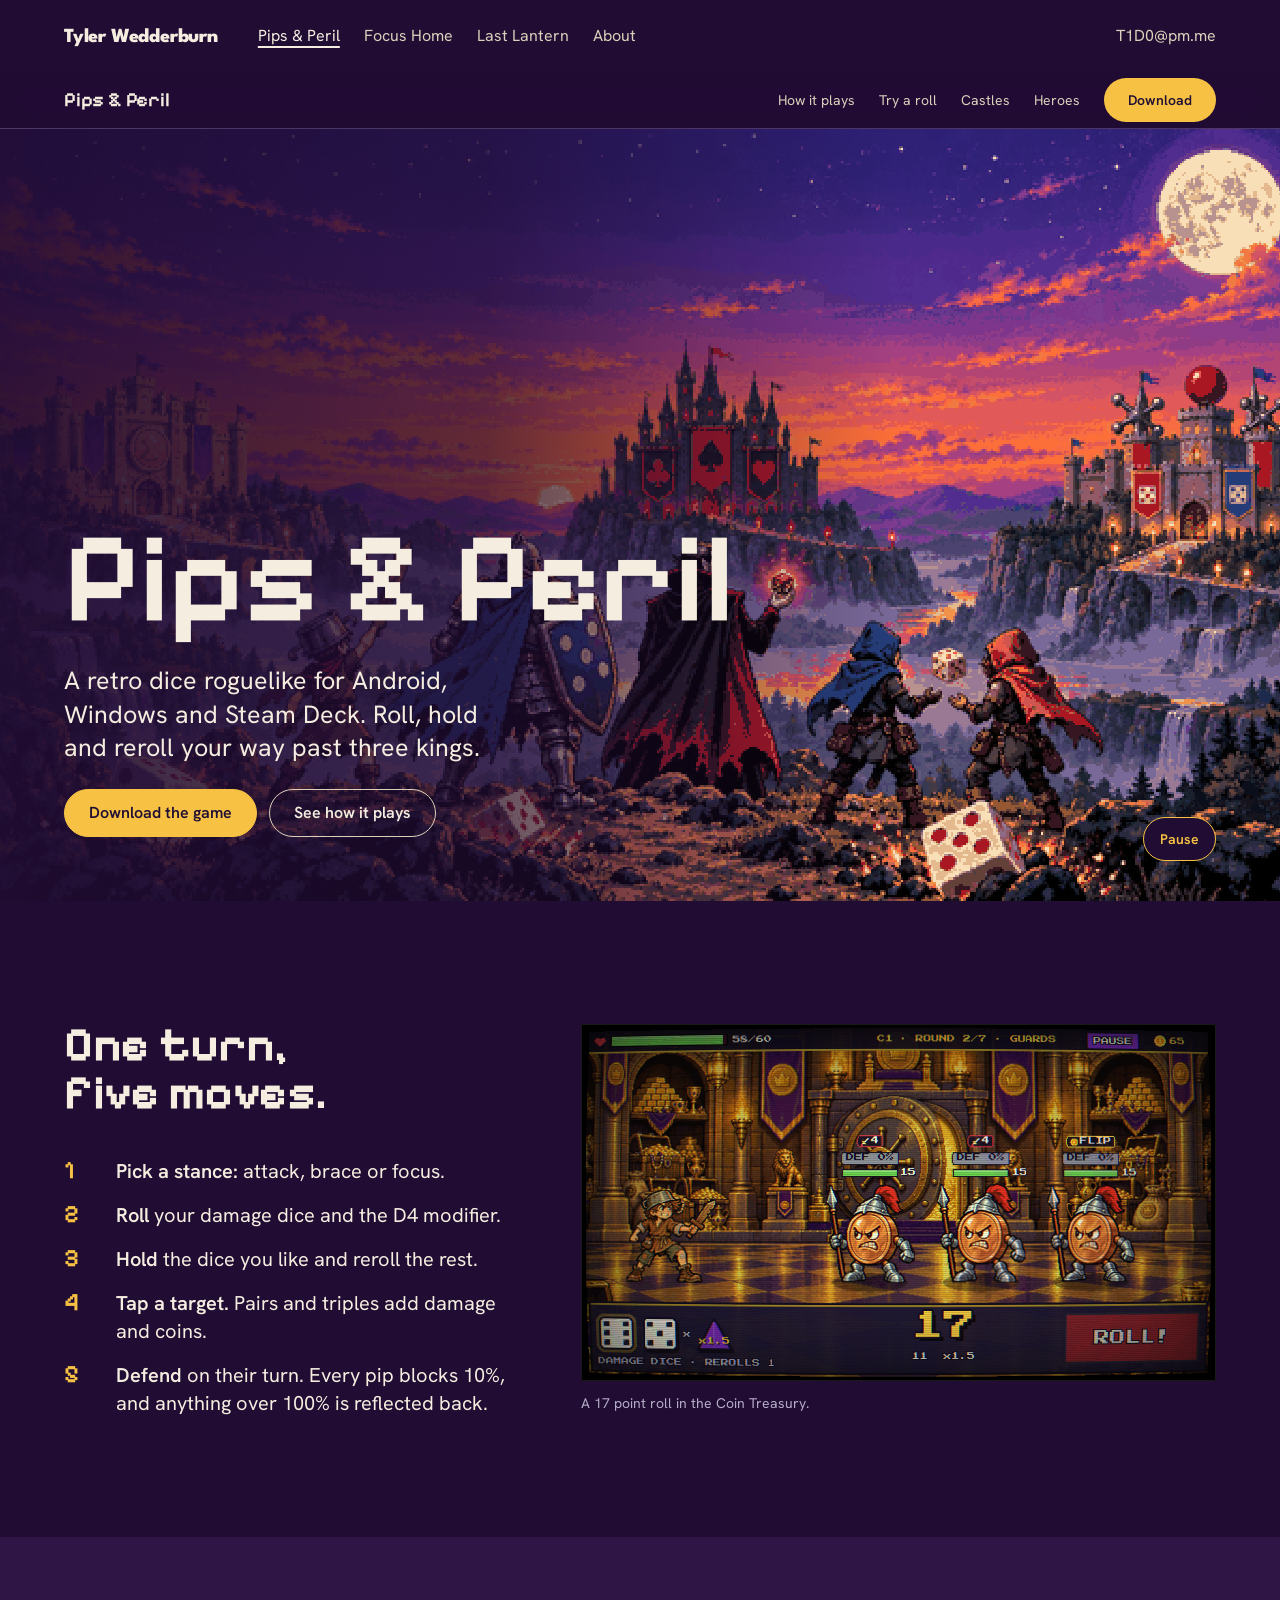
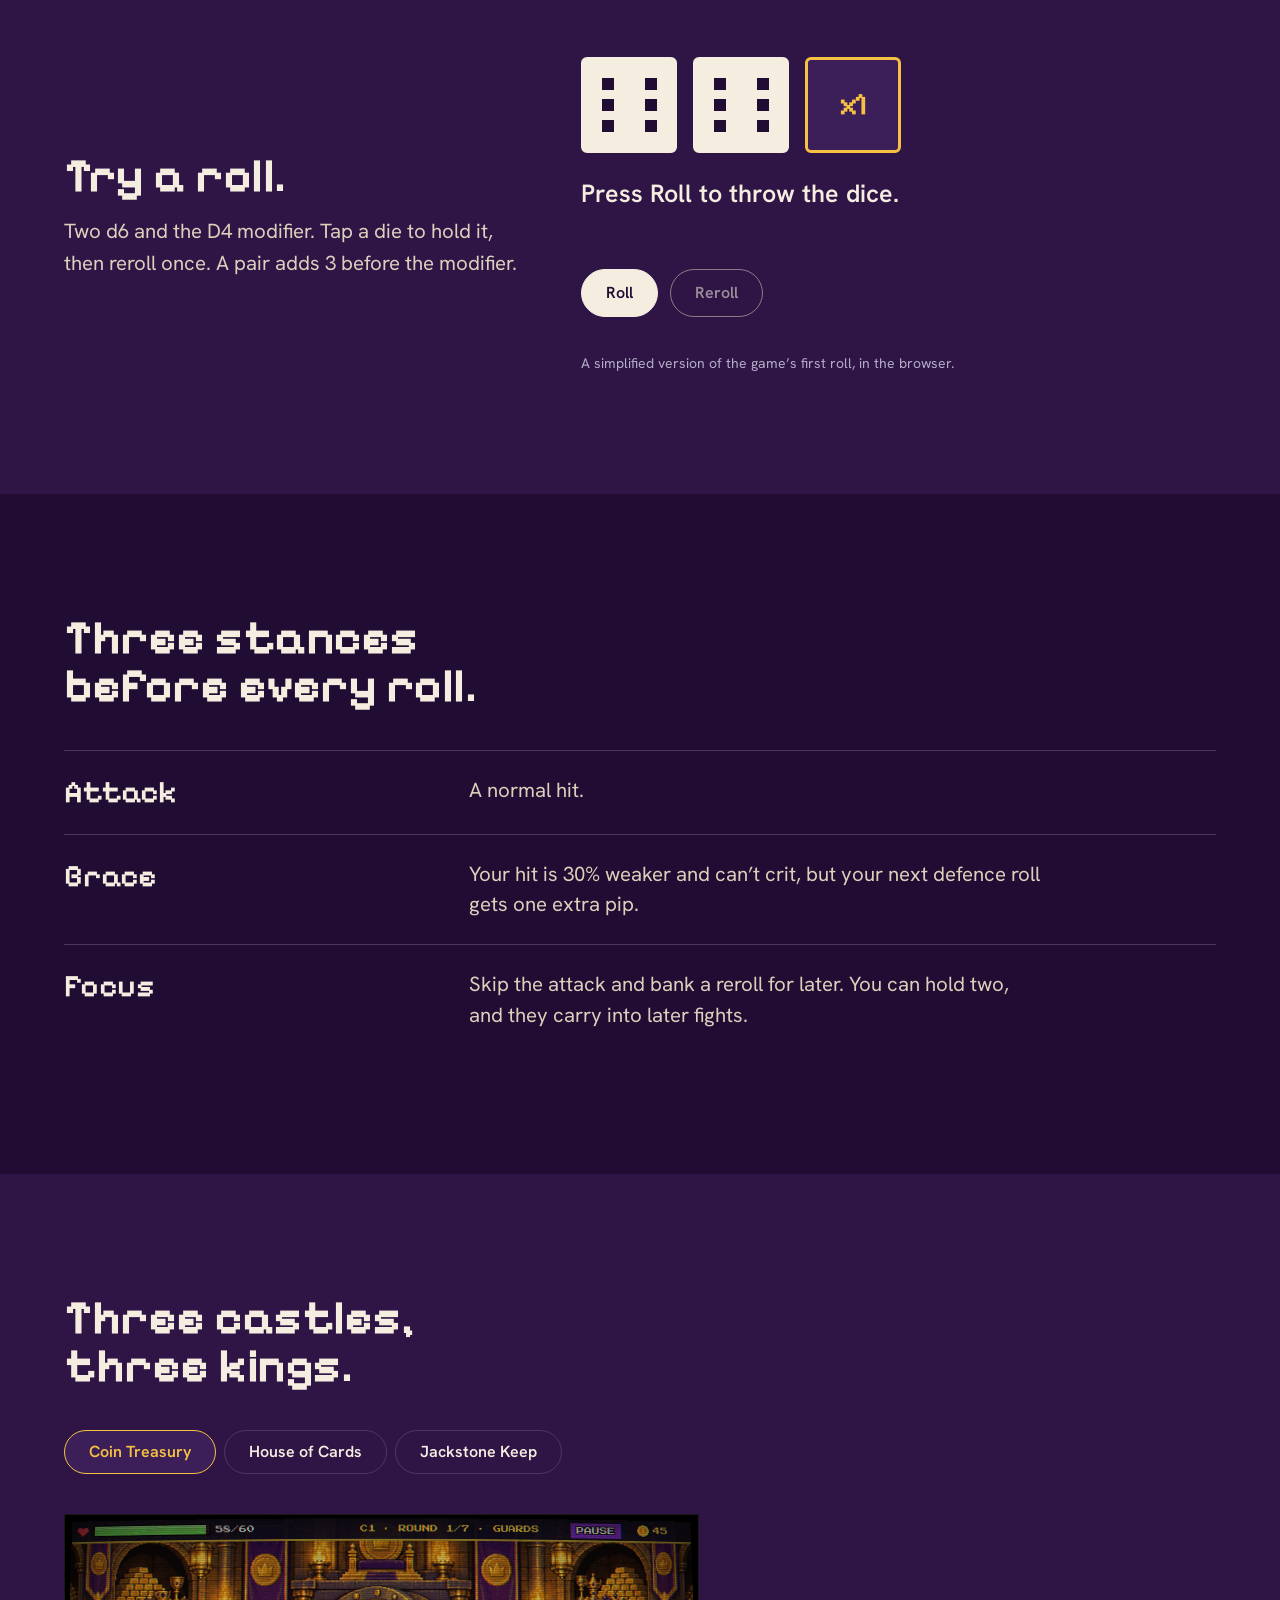
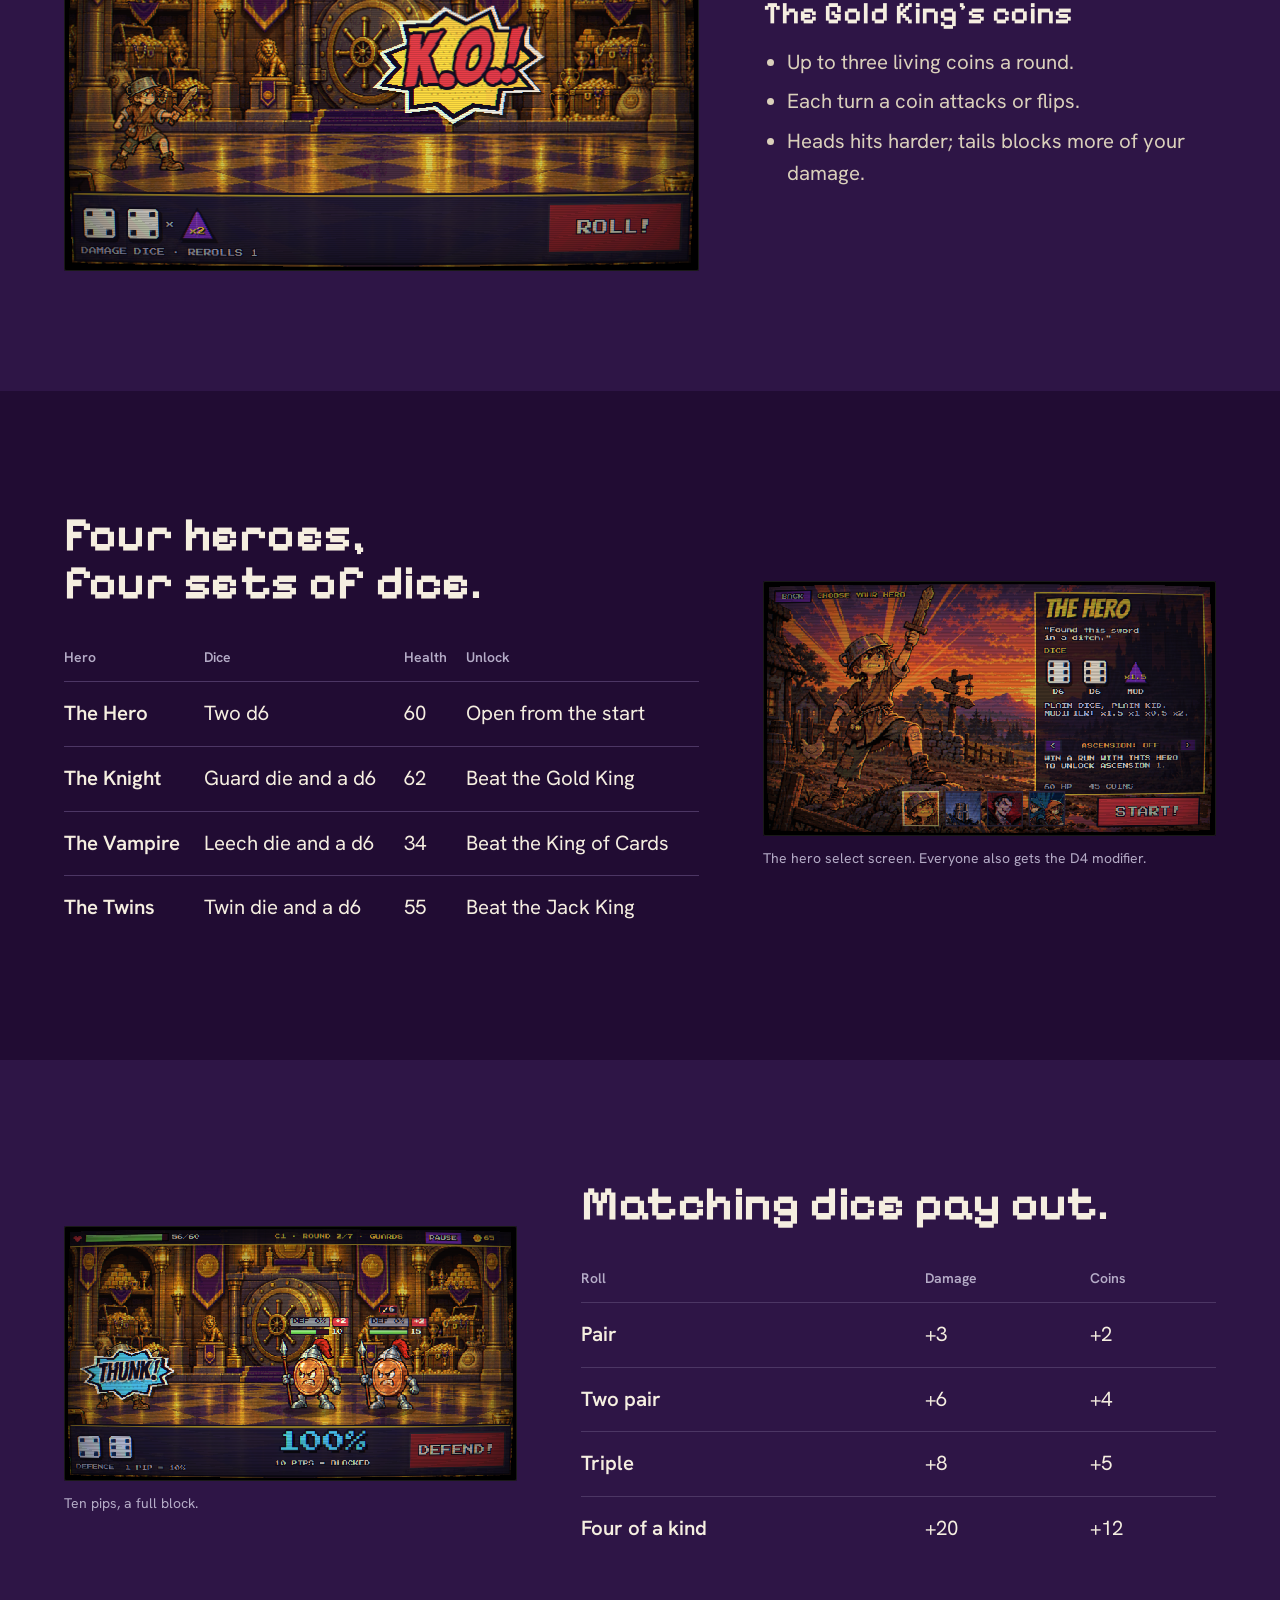
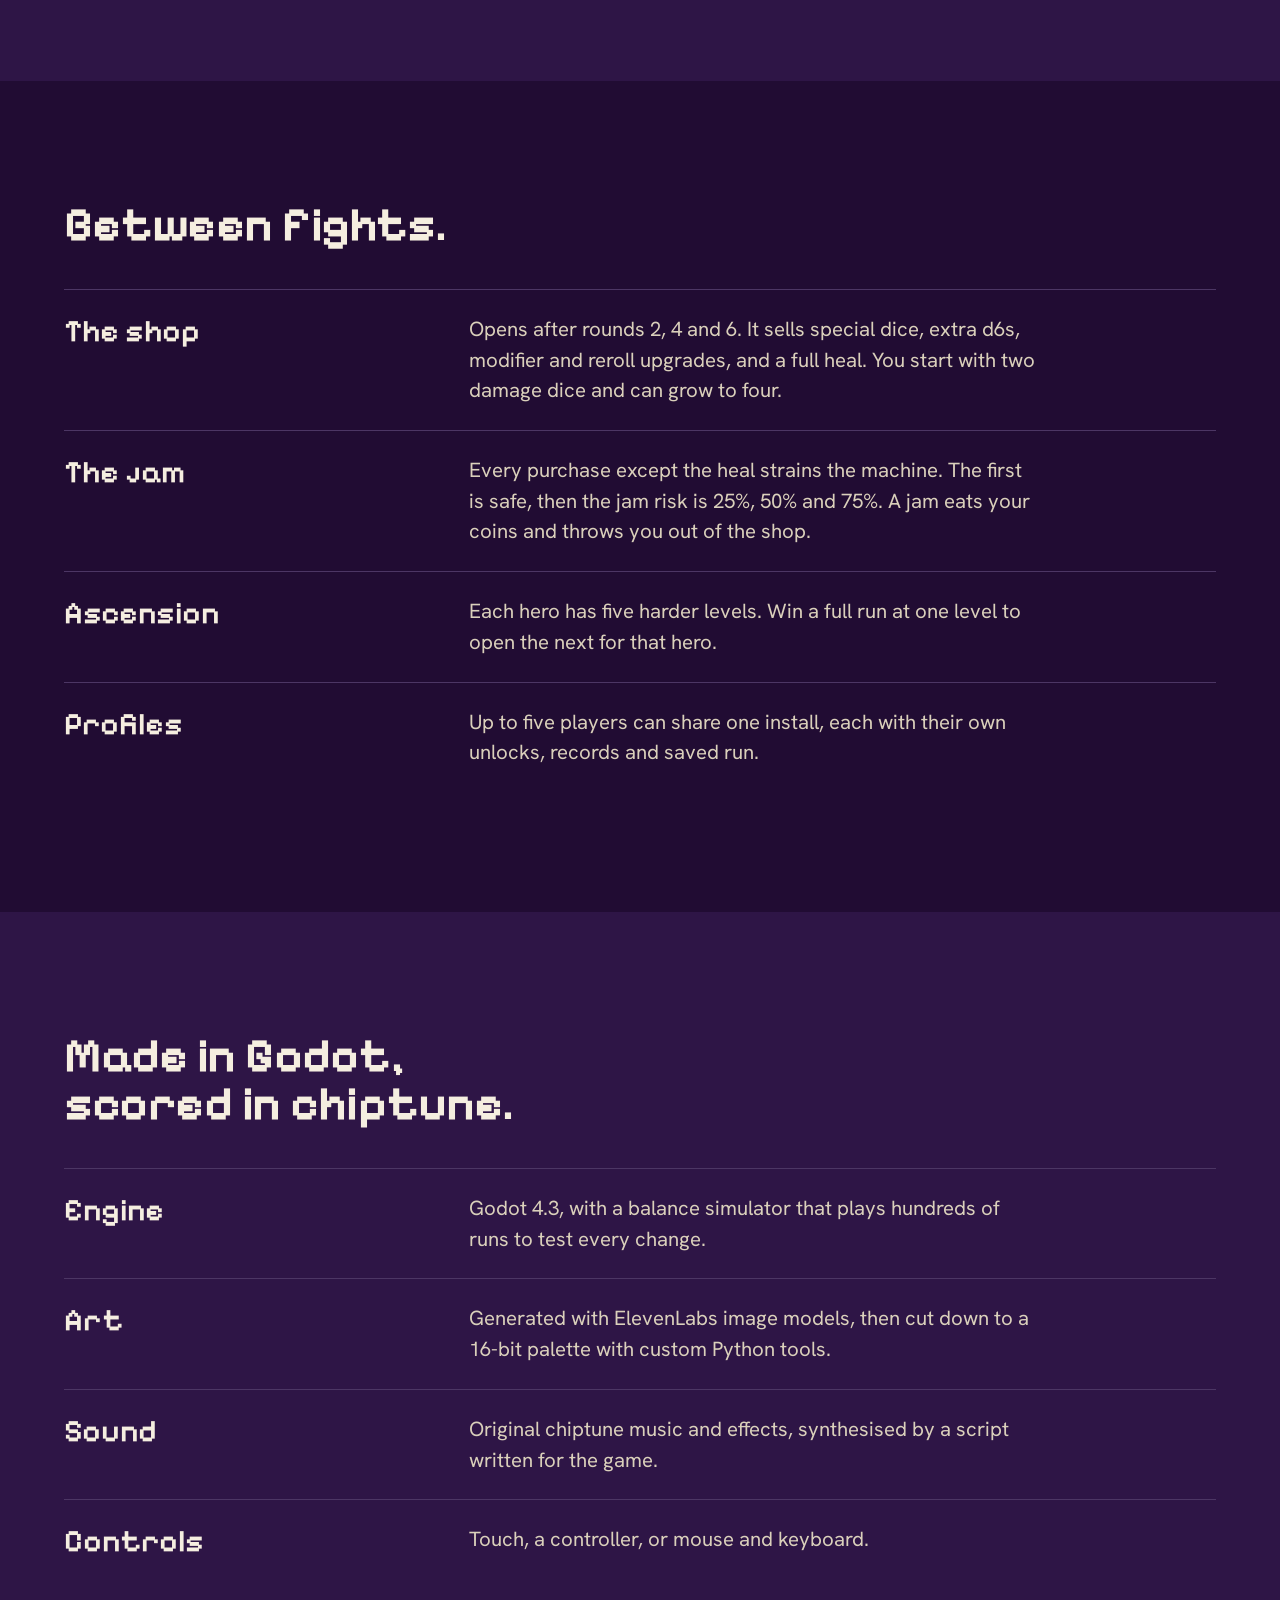
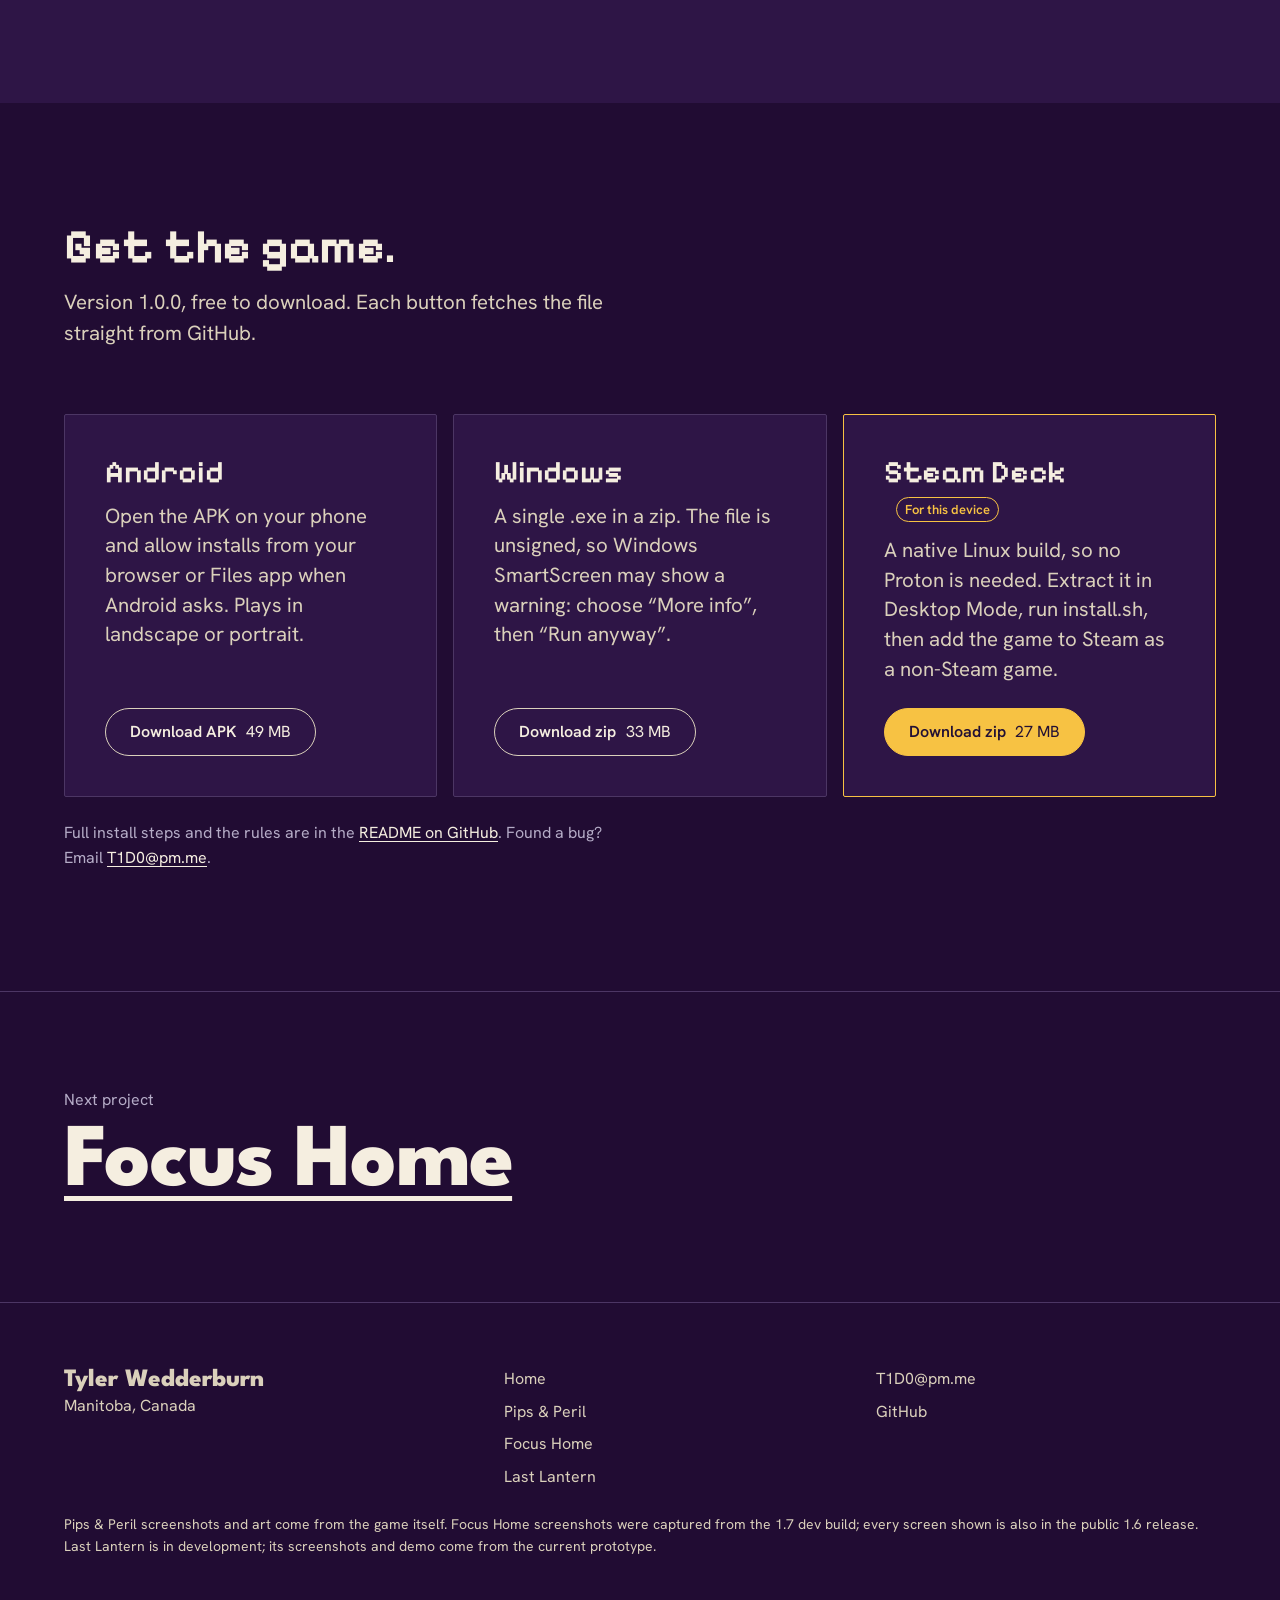
<file: pips-and-peril.html>
<!doctype html>
<html lang="en">
<head>
<meta charset="utf-8">
<meta name="viewport" content="width=device-width, initial-scale=1">
<title>Pips &amp; Peril, a dice roguelike by Tyler Wedderburn</title>
<meta name="description" content="Pips &amp; Peril is a retro dice roguelike for Android, Windows and Steam Deck, made in Godot 4.3 by Tyler Wedderburn. Free to download.">
<meta property="og:type" content="website">
<meta property="og:title" content="Pips &amp; Peril, a dice roguelike by Tyler Wedderburn">
<meta property="og:description" content="Pips &amp; Peril is a retro dice roguelike for Android, Windows and Steam Deck, made in Godot 4.3 by Tyler Wedderburn. Free to download.">
<meta property="og:url" content="https://twedderburn.github.io/portfolio/pips-and-peril.html">
<meta property="og:image" content="https://twedderburn.github.io/portfolio/img/pips-title.png">
<link rel="icon" href="data:image/svg+xml,%3Csvg xmlns='http://www.w3.org/2000/svg' viewBox='0 0 32 32'%3E%3Crect width='32' height='32' rx='4' fill='%234f9a4b'/%3E%3Cpath d='M8 9h16v4h-6v11h-4V13H8z' fill='%230d1a10'/%3E%3C/svg%3E">
<link rel="preconnect" href="https://fonts.googleapis.com">
<link rel="preconnect" href="https://fonts.gstatic.com" crossorigin>
<link href="https://fonts.googleapis.com/css2?family=League+Spartan:wght@800&family=Hanken+Grotesk:wght@400;600&family=Pixelify+Sans:wght@600&display=swap" rel="stylesheet">
<script>document.documentElement.classList.add('js');</script>
<style>
:root { color-scheme: dark; }
:root {
  --space-3xs: 2px; --space-2xs: 4px; --space-xs: 8px; --space-sm: 12px; --space-md: 16px; --space-lg: 24px; --space-xl: 40px; --space-2xl: 64px; --space-3xl: 96px; --space-4xl: 144px;
  --text-xs: 0.8125rem; --text-sm: 0.875rem; --text-md: 1rem; --text-lg: 1.25rem; --text-xl: 1.5625rem; --text-2xl: 1.953rem; --text-3xl: 2.441rem;
  --text-display-s: clamp(2.25rem, 4vw + 0.5rem, 3.75rem); --text-display: clamp(2.75rem, 5vw + 1rem, 5.25rem);
  --text-section: clamp(2rem, 2.5vw + 1rem, 3.5rem); --text-title: clamp(1.25rem, 0.75vw + 0.875rem, 1.625rem); --text-lead: clamp(1.125rem, 0.35vw + 1rem, 1.375rem);
  --ease-out: cubic-bezier(0.16, 1, 0.3, 1); --ease-in: cubic-bezier(0.7, 0, 0.84, 0); --ease-in-out: cubic-bezier(0.65, 0, 0.35, 1);
  --dur-micro: 120ms; --dur-short: 220ms; --dur-long: 420ms;
  --color-error: oklch(52% 0.19 27); --color-success: oklch(50% 0.12 150);
  --container: 1520px; --gutter: 64px; --gap-columns: 32px; --section-gap-s: 120px; --section-gap: 144px; --section-gap-l: 176px;
  --z-base: 1; --z-raised: 10; --z-dropdown: 100; --z-sticky: 200; --z-sticky-nav: 300; --z-modal: 400; --z-toast: 500; --z-tooltip: 600;
  /* site frame: forest floor, Tyler's green, woody browns */
  --color-paper: oklch(17% 0.022 150); --color-paper-2: oklch(21% 0.026 150); --color-paper-3: oklch(25% 0.03 148);
  --color-ink: oklch(95% 0.012 95); --color-ink-2: oklch(85% 0.02 95); --color-muted: oklch(72% 0.03 110);
  --color-rule: oklch(34% 0.035 140);
  --color-field: oklch(57.6% 0.12 144.1); --color-field-ink: oklch(15% 0.025 150); --color-field-hover: oklch(22% 0.03 150);
  --color-wood: oklch(42% 0.07 55); --color-wood-2: oklch(66% 0.08 68); --color-wood-ink: oklch(96% 0.015 80);
  --color-accent: oklch(72% 0.14 144); --color-accent-ink: oklch(15% 0.025 150); --color-focus: oklch(80% 0.18 144);
  /* project palettes: inside a project, its colours win */
  --pp-plum: oklch(26% 0.09 305); --pp-plum-2: oklch(34% 0.11 305); --pp-gold: oklch(84% 0.15 85); --pp-ember: oklch(70% 0.17 50);
  --pp-paper: oklch(21% 0.075 305); --pp-paper-2: oklch(26% 0.09 305); --pp-paper-3: oklch(31% 0.1 305); --pp-ink: oklch(95% 0.02 85); --pp-ink-2: oklch(86% 0.03 85); --pp-muted: oklch(76% 0.04 300); --pp-rule: oklch(38% 0.08 305); --pp-accent-ink: oklch(22% 0.07 305); --pp-focus: oklch(86% 0.16 85);
  --es-walnut: oklch(21% 0.012 45); --es-mocha: oklch(25.5% 0.017 45); --es-card: oklch(30% 0.02 45); --es-ink: oklch(95% 0.012 70); --es-ink-2: oklch(84% 0.015 70); --es-muted: oklch(73% 0.02 60); --es-rule: oklch(37% 0.02 45); --es-sage: oklch(72% 0.06 135); --es-sage-ink: oklch(20% 0.012 45); --es-focus: oklch(82% 0.09 135);
  --es-cream: oklch(96.5% 0.006 70); --es-white: oklch(99.2% 0.003 70); --es-dark-ink: oklch(20% 0.012 45); --es-dark-ink-2: oklch(40% 0.015 45); --es-light-rule: oklch(87% 0.008 70); --es-sage-deep: oklch(47% 0.075 135); --es-glass: oklch(21% 0.012 45 / 0.82);
  --fh-paper-2: oklch(18% 0.004 150); --fh-paper-3: oklch(23% 0.004 150); --fh-ink-2: oklch(86% 0.003 150);
  --fh-black: oklch(13% 0.004 150); --fh-white: oklch(97% 0.003 150); --fh-grey: oklch(70% 0.005 150); --fh-line: oklch(30% 0.004 150);
  --ll-paper: oklch(13% 0.02 285); --ll-paper-2: oklch(17% 0.026 285); --ll-paper-3: oklch(22% 0.032 285); --ll-ink: oklch(93% 0.025 85); --ll-ink-2: oklch(83% 0.03 80); --ll-muted: oklch(70% 0.035 75); --ll-rule: oklch(38% 0.05 80); --ll-amber: oklch(80% 0.13 85); --ll-amber-ink: oklch(16% 0.03 285); --ll-focus: oklch(86% 0.13 85); --ll-rubric: oklch(50% 0.19 25); --ll-rubric-ink: oklch(66% 0.17 28); --ll-cobalt: oklch(45% 0.16 265);
  --font-display: "League Spartan", ui-sans-serif, system-ui, sans-serif; --font-body: "Hanken Grotesk", ui-sans-serif, system-ui, sans-serif; --font-outlier: "Pixelify Sans", ui-monospace, monospace; --font-serif: "EB Garamond", ui-serif, Georgia, serif; --font-blackletter: "UnifrakturMaguntia", "EB Garamond", serif; --font-inscription: "Cinzel", "EB Garamond", serif;
  --radius-card: 2px; --radius-pill: 999px; --rule-hair: 1px; --shadow-card: none;
  --tracking-display: -0.01em;
  --nav-h: 72px;
}

*, *::before, *::after { box-sizing: border-box; }
html, body { overflow-x: clip; }
html { scrollbar-color: var(--color-muted) var(--color-paper); scroll-padding-top: var(--space-3xl); }
body { margin: 0; background: var(--color-paper); color: var(--color-ink); font-family: var(--font-body); font-size: var(--text-md); line-height: 1.55; -webkit-font-smoothing: antialiased; caret-color: var(--color-accent); }
::selection { background: color-mix(in oklab, var(--color-accent) 22%, transparent); color: var(--color-ink); }
:focus-visible { outline: 2px solid var(--color-focus); outline-offset: 2px; }
a { color: inherit; text-decoration-thickness: 1px; text-underline-offset: 0.16em; }
h1, h2, h3 { margin: 0; font-family: var(--font-display); font-synthesis: none; overflow-wrap: break-word; min-width: 0; text-wrap: balance; }
p { margin: 0; text-wrap: pretty; }
p:not([class]) { max-width: 65ch; }
img, video { max-width: 100%; height: auto; display: block; }
svg { display: block; }
[hidden] { display: none !important; }
button, input, select, textarea { font: inherit; }
.container { width: 100%; max-width: var(--container); margin-inline: auto; padding-inline: var(--gutter); box-sizing: border-box; }
.num, .figure, td.num { font-variant-numeric: tabular-nums; }
.visually-hidden { position: absolute; width: 1px; height: 1px; overflow: hidden; clip-path: inset(50%); white-space: nowrap; }
[data-slot] { position: relative; overflow: hidden; background: linear-gradient(160deg, var(--color-paper-2, var(--color-paper)), var(--color-paper-3, var(--color-paper))); }
[data-slot] > img { position: absolute; inset: 0; width: 100%; height: 100%; object-fit: cover; z-index: 1; }
[data-slot]:has(> img) > :not(img):not([data-keep]) { display: none !important; }
@media (max-width: 60rem) { :root { --gutter: 24px; --section-gap-s: 80px; --section-gap: 96px; --section-gap-l: 120px; } }
@media (max-width: 40rem) { :root { --gutter: 16px; --section-gap-s: 56px; --section-gap: 72px; --section-gap-l: 96px; --gap-columns: 16px; } }
@media (prefers-reduced-motion: reduce) { *:not(.keep-motion), *:not(.keep-motion)::before, *:not(.keep-motion)::after { animation-duration: 0.01ms !important; animation-iteration-count: 1 !important; transition-duration: 0.01ms !important; scroll-behavior: auto !important; } }

/* Tyler Wedderburn's portfolio: a home page that puts both projects and their downloads up front, and one full page per project.
 * Frame: forest green, walnut and wood, League Spartan heads, Hanken Grotesk body.
 * Each project keeps its own world wherever it appears: plum, gold and Pixelify Sans for Pips & Peril; walnut, sage and plain Hanken for Focus Home; night stone, gold leaf, stained glass and blackletter for Last Lantern. */

/* ---------- project worlds: inside a project, its colours win ---------- */
.page-pips, .world-pips { --color-paper: var(--pp-paper); --color-paper-2: var(--pp-paper-2); --color-paper-3: var(--pp-paper-3); --color-ink: var(--pp-ink); --color-ink-2: var(--pp-ink-2); --color-muted: var(--pp-muted); --color-rule: var(--pp-rule); --color-accent: var(--pp-gold); --color-accent-ink: var(--pp-accent-ink); --color-focus: var(--pp-focus); --font-head: var(--font-outlier); }
.page-focus, .world-focus { --color-paper: var(--es-walnut); --color-paper-2: var(--es-mocha); --color-paper-3: var(--es-card); --color-ink: var(--es-ink); --color-ink-2: var(--es-ink-2); --color-muted: var(--es-muted); --color-rule: var(--es-rule); --color-accent: var(--es-sage); --color-accent-ink: var(--es-sage-ink); --color-focus: var(--es-focus); --font-head: var(--font-body); }
.page-lantern, .world-lantern { --color-paper: var(--ll-paper); --color-paper-2: var(--ll-paper-2); --color-paper-3: var(--ll-paper-3); --color-ink: var(--ll-ink); --color-ink-2: var(--ll-ink-2); --color-muted: var(--ll-muted); --color-rule: var(--ll-rule); --color-accent: var(--ll-amber); --color-accent-ink: var(--ll-amber-ink); --color-focus: var(--ll-focus); --font-head: var(--font-serif); }
.world-pips, .world-focus, .world-lantern { background: var(--color-paper); color: var(--color-ink); }

/* ---------- shared chrome ---------- */
.skip { position: absolute; left: var(--space-md); top: calc(-1 * var(--space-3xl)); z-index: var(--z-toast); padding: var(--space-xs) var(--space-md); background: var(--color-ink); color: var(--color-paper); }
.skip:focus-visible { top: var(--space-md); }
.wrap { width: 100%; max-width: 1520px; margin-inline: auto; padding-inline: var(--gutter); }

.nav { min-height: var(--nav-h); display: flex; flex-wrap: wrap; align-items: center; column-gap: var(--space-xl); }
.wordmark { font: 800 var(--text-lg)/1 var(--font-display); letter-spacing: -0.01em; text-decoration: none; white-space: nowrap; padding-top: var(--space-3xs); color: var(--color-ink); }
.nav__links { display: flex; gap: var(--space-lg); margin: 0; padding: 0; list-style: none; }
.nav__links a, .nav__mail { color: var(--color-ink-2); text-decoration: none; white-space: nowrap; transition: color var(--dur-short) var(--ease-out); }
.nav__links a:hover, .nav__mail:hover { color: var(--color-ink); text-decoration: underline; }
.nav__links a[aria-current="page"] { color: var(--color-ink); text-decoration: underline; text-decoration-thickness: 2px; text-underline-offset: 0.3em; }
.nav__mail { margin-left: auto; }

.btn { display: inline-flex; align-items: center; min-height: 48px; padding: 0 var(--space-lg); border: 1px solid var(--color-ink); border-radius: var(--radius-pill); background: var(--color-ink); color: var(--color-paper); font: 600 var(--text-md)/1 var(--font-body); white-space: nowrap; text-decoration: none; cursor: pointer; transition: background-color var(--dur-short) var(--ease-out), border-color var(--dur-short) var(--ease-out), transform var(--dur-micro) var(--ease-out); }
.btn:hover { background: var(--color-ink-2); }
.btn:active { transform: translateY(1px); }
.btn:focus-visible { outline: 2px solid var(--color-focus); outline-offset: 3px; }
.btn:disabled { opacity: 0.55; cursor: not-allowed; transform: none; }
.btn--quiet { background: transparent; color: var(--color-ink); border-color: var(--color-ink-2); }
.btn--quiet:hover { background: var(--color-paper-2); }
/* a download: the accent colour, with the file size set lighter beside the label */
.btn--get { background: var(--color-accent); color: var(--color-accent-ink); border-color: var(--color-accent); }
.btn--get:hover { background: var(--color-ink); border-color: var(--color-ink); }
.btn span, .pill span { margin-left: 0.6em; font-weight: 400; }
.actions { display: flex; flex-wrap: wrap; gap: var(--space-sm); }

.section { padding-block: var(--section-gap-s); }
.head { font: 800 var(--text-section)/1 var(--font-head, var(--font-display)); letter-spacing: -0.01em; max-width: 22ch; }
.head + p { margin-top: var(--space-md); font-size: var(--text-lead); color: var(--color-ink-2); max-width: 52ch; }
.caption { margin-top: var(--space-sm); font-size: var(--text-sm); color: var(--color-muted); }

.shot { margin: 0; }
.shot img { width: 100%; height: auto; aspect-ratio: 16 / 9; object-fit: cover; image-rendering: pixelated; border-radius: var(--radius-card); outline: 1px solid color-mix(in oklab, var(--color-ink) 10%, transparent); outline-offset: -1px; }

.footer { border-top: 1px solid var(--color-rule); padding-block: var(--space-2xl); }
.footer__row { display: grid; grid-template-columns: minmax(0, 1.2fr) minmax(0, 1fr) minmax(0, 1fr); gap: var(--gap-columns); align-items: start; }
.footer__name { font: 800 var(--text-xl)/1.1 var(--font-display); }
.footer p, .footer li { color: var(--color-ink-2); }
.footer ul { margin: 0; padding: 0; list-style: none; display: grid; gap: var(--space-xs); }
.footer a { text-decoration: none; }
.footer a:hover { text-decoration: underline; }
.footer__note { margin-top: var(--space-lg); font-size: var(--text-sm); color: var(--color-muted); }

/* a sticky bar on each project page: the project's name, its sections, and the download */
.subnav { position: sticky; top: 0; z-index: var(--z-sticky-nav); background: color-mix(in oklab, var(--color-paper) 84%, transparent); backdrop-filter: saturate(1.4) blur(18px); border-bottom: 1px solid var(--color-rule); }
.subnav__in { display: flex; align-items: center; gap: var(--space-lg); min-height: 56px; }
.subnav__name { margin-right: auto; font: 600 var(--text-lg)/1 var(--font-head); letter-spacing: -0.01em; color: var(--color-ink); text-decoration: none; white-space: nowrap; }
.subnav__links { display: flex; gap: var(--space-lg); margin: 0; padding: 0; list-style: none; }
.subnav__links a { font-size: var(--text-sm); color: var(--color-ink-2); text-decoration: none; white-space: nowrap; transition: color var(--dur-short) var(--ease-out); }
.subnav__links a:hover { color: var(--color-ink); }
.subnav__links a[aria-current="true"] { color: var(--color-ink); text-decoration: underline; text-decoration-thickness: 2px; text-underline-offset: 0.45em; }
.pill { display: inline-flex; align-items: center; min-height: 44px; padding: 0 var(--space-lg); border-radius: var(--radius-pill); background: var(--color-accent); color: var(--color-accent-ink); font: 600 var(--text-sm)/1 var(--font-body); white-space: nowrap; text-decoration: none; transition: background-color var(--dur-short) var(--ease-out), transform var(--dur-micro) var(--ease-out); }
.pill:hover { background: var(--color-ink); }
.pill:active { transform: translateY(1px); }
.pill:focus-visible { outline: 2px solid var(--color-focus); outline-offset: 3px; }
.pill--lg { min-height: 52px; padding: 0 var(--space-xl); font-size: var(--text-md); }

/* the download section that closes each project page */
.getit__grid { display: grid; grid-template-columns: repeat(3, minmax(0, 1fr)); gap: var(--space-md); margin-top: var(--space-2xl); }
.getit__grid--one { grid-template-columns: minmax(0, 640px); }
.getit__card { display: flex; flex-direction: column; align-items: flex-start; gap: var(--space-sm); padding: var(--space-xl); background: var(--color-paper-2); border: 1px solid var(--color-rule); border-radius: var(--radius-card); }
.band-plum .getit__card, .band-espresso .getit__card { background: var(--color-paper-3); }
.page-focus .getit__card { border-radius: 28px; }
.getit__card h3 { font: 600 var(--text-2xl)/1.1 var(--font-head); }
.page-focus .getit__card h3 { letter-spacing: -0.025em; }
.getit__card p { flex: 1; font-size: var(--text-lead); line-height: 1.45; color: var(--color-ink-2); }
.getit__card .btn, .getit__card .pill { margin-top: var(--space-sm); }
.getit__note { margin-top: var(--space-lg); color: var(--color-muted); max-width: 70ch; }
.getit__note a { color: var(--color-ink); text-underline-offset: 0.2em; }

/* when the visitor's device matches one of the downloads, that one leads and the others go quiet */
.actions.has-yours .btn--get:not(.is-yours), .getit__grid.has-yours .getit__card:not(.is-yours) .btn--get { background: transparent; color: var(--color-ink); border-color: var(--color-ink-2); }
.actions.has-yours .btn--get:not(.is-yours):hover, .getit__grid.has-yours .getit__card:not(.is-yours) .btn--get:hover { background: var(--color-paper-3); }
.actions.has-yours .is-yours { order: -1; }
.getit__card.is-yours { border-color: var(--color-accent); }
.getit__card.is-yours h3::after { content: "For this device"; display: inline-block; margin-left: var(--space-sm); padding: var(--space-2xs) var(--space-xs); border: 1px solid var(--color-accent); border-radius: var(--radius-pill); color: var(--color-accent); font: 600 var(--text-xs)/1.2 var(--font-body); letter-spacing: 0; vertical-align: middle; }
html[data-os="android"] .not-android { display: none; }
.getit__card p.not-android { flex: 0; font-size: var(--text-md); color: var(--color-muted); }

/* ---------- home ---------- */
/* the intro: a short green band, so the first project starts on the first screen */
.intro { background: var(--color-field); color: var(--color-field-ink); --color-ink: var(--color-field-ink); --color-ink-2: var(--color-field-ink); --color-focus: var(--color-field-ink); }
.intro__body { display: grid; gap: var(--space-lg); padding-block: var(--space-xl) var(--space-2xl); }
.intro h1 { font: 800 min(10.4vw, 10rem)/0.86 var(--font-display); letter-spacing: -0.03em; white-space: nowrap; }
.js .intro h1 { animation: rise 0.8s var(--ease-out) both; }
@keyframes rise { from { opacity: 0; transform: translateY(24%); } to { opacity: 1; transform: none; } }
.intro__line { max-width: 40ch; font: 600 var(--text-xl)/1.3 var(--font-body); letter-spacing: -0.01em; }
.intro--tall { min-height: 70svh; }
.intro .btn { background: var(--color-field-ink); color: var(--color-wood-ink); border-color: var(--color-field-ink); }
.intro .btn:hover { background: var(--color-field-hover); }
.intro .btn--quiet { background: transparent; color: var(--color-field-ink); }
.intro .btn--quiet:hover { background: color-mix(in oklab, var(--color-field-ink) 12%, transparent); }

/* one panel per project, in that project's colours: what it is, the downloads, then the pictures */
.feature { padding-block: var(--section-gap-s); }
.feature__in { display: grid; grid-template-columns: minmax(0, 5fr) minmax(0, 7fr); gap: var(--space-2xl); align-items: center; }
.feature--flip .feature__in { grid-template-columns: minmax(0, 7fr) minmax(0, 5fr); }
.feature--flip .feature__text { order: 2; }
.feature__kind { font-size: var(--text-sm); font-weight: 600; letter-spacing: 0.06em; text-transform: uppercase; color: var(--color-accent); }
.feature h2 { margin-top: var(--space-sm); font: 600 var(--text-display)/0.95 var(--font-head); letter-spacing: -0.01em; }
.feature h2 a { text-decoration: none; }
.feature h2 a:hover { text-decoration: underline; text-decoration-thickness: 0.06em; text-underline-offset: 0.12em; }
.world-pips.feature h2 { color: var(--color-accent); }
.world-focus.feature h2 { letter-spacing: -0.045em; }
.feature__desc { margin-top: var(--space-md); max-width: 32ch; font-size: var(--text-xl); line-height: 1.35; }
.feature__facts { margin: var(--space-lg) 0 0; padding: 0; list-style: none; display: grid; gap: var(--space-xs); color: var(--color-ink-2); }
.feature__facts li { display: grid; grid-template-columns: 10px minmax(0, 1fr); gap: var(--space-sm); align-items: baseline; }
.feature__facts li::before { content: ""; width: 8px; height: 8px; background: var(--color-accent); translate: 0 -1px; }
.world-focus .feature__facts li::before { border-radius: 50%; }
.feature .actions { margin-top: var(--space-xl); }
.feature__note { margin-top: var(--space-sm); font-size: var(--text-sm); color: var(--color-muted); }
.more { display: inline-flex; align-items: center; min-height: 44px; margin-top: var(--space-md); font-weight: 600; color: var(--color-accent); text-underline-offset: 0.2em; }
.more::after { content: "\2192"; margin-left: 0.4em; transition: transform var(--dur-short) var(--ease-out); }
.more:hover::after { transform: translateX(4px); }
.feature__media { display: grid; gap: var(--space-sm); text-decoration: none; transition: transform var(--dur-short) var(--ease-out); }
.feature__media:hover { transform: translateY(-4px); }
.feature__media:focus-visible { outline: 2px solid var(--color-focus); outline-offset: 6px; }
.feature__media img { width: 100%; outline: 1px solid color-mix(in oklab, var(--color-ink) 14%, transparent); outline-offset: -1px; }
.media-pips { grid-template-columns: minmax(0, 1fr) minmax(0, 1fr); }
.media-pips img { aspect-ratio: 16 / 9; object-fit: cover; image-rendering: pixelated; border-radius: var(--radius-card); }
.media-pips img:first-child { grid-column: 1 / -1; }
.media-focus { grid-template-columns: repeat(3, minmax(0, 1fr)); gap: var(--space-md); align-items: start; }
.media-focus img { aspect-ratio: 1 / 2; object-fit: cover; object-position: 50% 0; border-radius: 20px; }
.media-focus img:nth-child(odd) { margin-top: var(--space-xl); }

/* about: Tyler's photo and his own words, on wood */
.about-band { background: var(--color-wood); color: var(--color-wood-ink); --color-ink: var(--color-wood-ink); --color-ink-2: var(--color-wood-ink); --color-paper: var(--color-wood); --color-paper-2: color-mix(in oklab, var(--color-wood-ink) 12%, var(--color-wood)); --color-focus: var(--color-wood-ink); }
.about { display: grid; gap: var(--space-2xl); align-items: start; }
.about:has(.portrait img) { grid-template-columns: minmax(0, 380px) minmax(0, 1fr); align-items: center; }
.portrait { display: none; aspect-ratio: 4 / 5; border-radius: var(--radius-card); outline: 2px solid var(--color-wood-ink); outline-offset: -1px; rotate: -2deg; }
.portrait:has(img) { display: block; }
.about .head { max-width: 16ch; }
.about .say { margin-top: var(--space-lg); max-width: 46ch; font-size: var(--text-xl); line-height: 1.45; }
.about .actions { margin-top: var(--space-xl); }

/* ---------- project pages, shared ---------- */
.p-hero { position: relative; overflow: hidden; }
.p-hero__inner { position: relative; z-index: 2; display: grid; align-content: end; gap: var(--space-lg); min-height: min(calc(100svh - var(--nav-h) - 56px), 800px); padding-block: var(--space-3xl) var(--space-2xl); }
.p-hero h1 { font: 600 min(10vw, 8.5rem)/0.95 var(--font-head); letter-spacing: -0.01em; max-width: 12ch; }
.p-hero .lede { font-size: var(--text-xl); line-height: 1.35; max-width: 32ch; color: var(--color-ink); }
.p-hero .btn { background: var(--color-accent); color: var(--color-accent-ink); border-color: var(--color-accent); }
.p-hero .btn:hover { background: var(--color-ink); border-color: var(--color-ink); }
.p-hero .btn--quiet { background: transparent; color: var(--color-ink); border-color: var(--color-ink-2); }
.p-hero .btn--quiet:hover { background: var(--color-paper-2); }

.split { display: grid; grid-template-columns: minmax(0, 5fr) minmax(0, 7fr); gap: var(--space-2xl); align-items: center; }
.split--flip { grid-template-columns: minmax(0, 7fr) minmax(0, 5fr); }
.steps { margin: var(--space-xl) 0 0; padding: 0; list-style: none; counter-reset: step; display: grid; gap: var(--space-md); }
.steps li { counter-increment: step; display: grid; grid-template-columns: 2.5rem minmax(0, 1fr); gap: var(--space-sm); font-size: var(--text-lg); line-height: 1.4; }
.steps li::before { content: counter(step); font: 600 var(--text-xl)/1.1 var(--font-head); color: var(--color-accent); }
.steps b { font-weight: 600; }

.rows { margin: var(--space-xl) 0 0; display: grid; }
.rows > div { display: grid; grid-template-columns: minmax(0, 4fr) minmax(0, 8fr); gap: var(--gap-columns); padding-block: var(--space-lg); border-top: 1px solid var(--color-rule); }
.rows dt { font: 600 var(--text-2xl)/1.1 var(--font-head); }
.rows dd { margin: 0; font-size: var(--text-lead); line-height: 1.5; color: var(--color-ink-2); max-width: 52ch; }

.table { width: 100%; margin-top: var(--space-xl); border-collapse: collapse; font-size: var(--text-lead); }
.table th { text-align: left; font-weight: 600; font-size: var(--text-sm); color: var(--color-muted); padding: 0 var(--space-md) var(--space-sm) 0; white-space: nowrap; }
.table td { padding: var(--space-md) var(--space-md) var(--space-md) 0; border-top: 1px solid var(--color-rule); }
.table td:first-child { font-weight: 600; }
.table .num { font-variant-numeric: tabular-nums; }

.switch__tabs { display: flex; flex-wrap: wrap; gap: var(--space-xs); margin-top: var(--space-xl); }
.switch__tabs button { min-height: 44px; padding: 0 var(--space-lg); border: 1px solid var(--color-rule); border-radius: var(--radius-pill); background: transparent; color: var(--color-ink); font: 600 var(--text-md)/1 var(--font-body); cursor: pointer; transition: background-color var(--dur-short) var(--ease-out), color var(--dur-short) var(--ease-out); }
.switch__tabs button:hover { background: var(--color-paper-2); }
.switch__tabs button[aria-selected="true"] { background: var(--color-paper-3); color: var(--color-accent); border-color: var(--color-accent); }
.switch__tabs button:focus-visible { outline: 2px solid var(--color-focus); outline-offset: 2px; }
.switch__tabs button:active { transform: translateY(1px); }
.panel { margin-top: var(--space-xl); }
.panel h3 { font: 600 var(--text-2xl)/1.1 var(--font-head); }
.panel ul { margin: var(--space-md) 0 0; padding-left: var(--space-lg); display: grid; gap: var(--space-xs); font-size: var(--text-lead); color: var(--color-ink-2); }
html:not(.js) .panel[hidden] { display: block !important; }

.next { border-top: 1px solid var(--color-rule); }
.next a { display: block; padding-block: var(--space-3xl); text-decoration: none; color: var(--color-ink); }
.next span { display: block; color: var(--color-muted); }
.next b { display: block; margin-top: var(--space-xs); font: 800 clamp(2.75rem, 7vw, 6rem)/0.95 var(--font-display); letter-spacing: -0.02em; text-decoration: underline; text-decoration-thickness: 0.06em; text-underline-offset: 0.12em; }
.next a:hover b { text-decoration-color: transparent; }

/* ---------- Pips & Peril ---------- */
.page-pips .p-hero { background: var(--color-paper); color: var(--color-ink); }
.pan { position: absolute; top: 0; left: 50%; height: 100%; aspect-ratio: 16 / 9; translate: -50% 0; z-index: 1; }
.pan img { width: 100%; height: 100%; image-rendering: pixelated; }
.pips-scrim { position: absolute; inset: 0; z-index: 1; background: linear-gradient(90deg, color-mix(in oklab, var(--color-paper) 92%, transparent) 0%, color-mix(in oklab, var(--color-paper) 70%, transparent) 38%, transparent 70%); }
.js .pan.is-panning { animation: pan 40s var(--ease-in-out) infinite alternate; }
@keyframes pan { from { transform: translateX(var(--pan, 0px)); } to { transform: translateX(calc(-1 * var(--pan, 0px))); } }
[data-loop]:not(.is-running) .pan { animation-play-state: paused; }
.loop-toggle { position: absolute; right: var(--gutter); bottom: var(--space-xl); z-index: 3; min-height: 44px; padding: 0 var(--space-md); border: 1px solid var(--color-accent); border-radius: var(--radius-pill); background: var(--color-paper); color: var(--color-accent); font: 600 var(--text-sm)/1 var(--font-body); cursor: pointer; transition: background-color var(--dur-short) var(--ease-out); }
.loop-toggle:hover { background: var(--color-paper-2); }
.loop-toggle:active { transform: translateY(1px); }
.loop-toggle:focus-visible { outline: 2px solid var(--color-focus); outline-offset: 2px; }
html:not(.js) .loop-toggle { display: none; }
.band-plum { background: var(--color-paper-2); color: var(--color-ink); }

/* the dice roller */
.roller { display: grid; gap: var(--space-lg); justify-items: start; }
.roller__dice { display: flex; flex-wrap: wrap; gap: var(--space-md); align-items: center; }
.die { width: 96px; height: 96px; display: grid; place-items: center; padding: 0; border: 3px solid var(--color-ink); border-radius: 6px; background: var(--color-ink); color: var(--color-paper); cursor: pointer; transition: background-color var(--dur-short) var(--ease-out), border-color var(--dur-short) var(--ease-out), transform var(--dur-micro) var(--ease-out); }
button.die:hover { border-color: var(--color-accent); }
button.die:active { transform: translateY(2px); }
button.die:focus-visible { outline: 2px solid var(--color-focus); outline-offset: 4px; }
.die[aria-pressed="true"] { background: var(--color-accent); border-color: var(--color-accent); }
.die--mod { background: var(--color-paper-3); color: var(--color-accent); border-color: var(--color-accent); font: 600 var(--text-2xl)/1 var(--font-outlier); cursor: default; }
.die__face { width: 64px; height: 64px; display: grid; grid-template-columns: repeat(3, minmax(0, 1fr)); grid-template-rows: repeat(3, minmax(0, 1fr)); }
.die__face i { width: 12px; height: 12px; place-self: center; background: var(--color-paper); }
.die__face b { display: block; }
.js .is-rolling .die__face { animation: tumble 0.36s steps(4) both; }
@keyframes tumble { 0% { transform: rotate(0); } 50% { transform: rotate(90deg) scale(0.8); } 100% { transform: rotate(0); } }
.roller__sum { min-height: 2.7em; font: 600 var(--text-xl)/1.35 var(--font-body); font-variant-numeric: tabular-nums; max-width: 34ch; }
html:not(.js) .roller { display: none; }

/* ---------- Focus Home: a centred hero, a pinned phone story, a bento of highlights, a version comparison ---------- */
.build-tag { display: inline-flex; align-items: center; min-height: 40px; margin-bottom: var(--space-lg); padding: 0 var(--space-md); border: 1px solid var(--color-accent); border-radius: var(--radius-pill); color: var(--color-accent); font-size: var(--text-sm); font-weight: 600; text-decoration: none; transition: background-color var(--dur-short) var(--ease-out); }
.build-tag:hover { background: var(--color-paper-2); }
.build-tag:focus-visible { outline: 2px solid var(--color-focus); outline-offset: 2px; }
.phone__shot { aspect-ratio: 1 / 2; border-radius: 24px; outline: 1px solid var(--color-rule); outline-offset: -1px; }
.phone__shot > img { object-position: 50% 0; }
.band-espresso { background: var(--color-paper-2); color: var(--color-ink); }

.ap-hero { overflow: hidden; padding-top: var(--space-2xl); text-align: center; }
.ap-hero__text { display: grid; justify-items: center; }
.ap-hero h1 { max-width: none; font: 600 clamp(3.5rem, 8.5vw, 8rem)/0.95 var(--font-body); letter-spacing: -0.05em; }
.ap-sub { max-width: 22ch; margin-top: var(--space-md); font: 600 clamp(1.5rem, 2.6vw, 2.4rem)/1.12 var(--font-body); letter-spacing: -0.025em; color: var(--color-ink); }
.ap-lede { max-width: 46ch; margin-top: var(--space-md); font-size: var(--text-lead); line-height: 1.45; color: var(--color-ink-2); }
.ap-links { display: flex; flex-wrap: wrap; justify-content: center; align-items: center; gap: var(--space-md) var(--space-xl); margin-top: var(--space-xl); }
.ap-link { color: var(--color-accent); font-weight: 600; white-space: nowrap; text-decoration: none; text-underline-offset: 0.2em; }
.ap-link:hover { text-decoration: underline; }
.ap-fan { display: flex; justify-content: center; align-items: flex-start; gap: var(--space-xl); margin-top: var(--space-2xl); height: 420px; }
.ap-fan__main { width: 300px; flex: 0 0 auto; }
.ap-fan__side { width: 230px; flex: 0 0 auto; margin-top: var(--space-3xl); }
.js .ap-fan > * { animation: rise-in 0.9s var(--ease-out) both; animation-delay: calc(var(--i, 0) * 120ms); }
@keyframes rise-in { from { opacity: 0; transform: translateY(60px); } to { opacity: 1; transform: none; } }

.ap-light { --color-ink: var(--es-dark-ink); --color-ink-2: var(--es-dark-ink-2); --color-muted: var(--es-dark-ink-2); --color-rule: var(--es-light-rule); --color-accent: var(--es-sage-deep); --color-focus: var(--es-sage-deep); --color-paper-2: var(--es-white); background: var(--es-cream); color: var(--es-dark-ink); padding-block: var(--section-gap); }
.ap-h2 { max-width: 20ch; font: 600 clamp(2.5rem, 5vw, 4.5rem)/1.02 var(--font-body); letter-spacing: -0.04em; }
.ap-center { margin-inline: auto; text-align: center; }
.bento { display: grid; grid-template-columns: repeat(3, minmax(0, 1fr)); grid-auto-rows: 360px; gap: var(--space-md); margin-top: var(--space-2xl); }
.b { position: relative; display: flex; flex-direction: column; gap: var(--space-sm); padding: var(--space-xl); overflow: hidden; border-radius: 28px; background: var(--color-paper-2); color: var(--color-ink); }
.b h3 { max-width: 14ch; font: 600 var(--text-2xl)/1.1 var(--font-body); letter-spacing: -0.025em; }
.b p { max-width: 26ch; font-size: var(--text-lead); line-height: 1.4; color: var(--color-ink-2); }
.b__pic { position: absolute; overflow: hidden; border-radius: 22px 22px 0 0; outline: 1px solid var(--es-light-rule); }
.b__pic > img { object-position: 50% 0; }
.b--wide { grid-column: span 2; }
.b--wide .b__pic { right: var(--space-xl); top: var(--space-xl); bottom: 0; width: 34%; }
.b--tall { grid-row: span 2; }
.b--tall .b__pic { left: var(--space-xl); right: var(--space-xl); bottom: 0; height: 64%; }
.b--stat { justify-content: flex-end; }
.b__big { font: 600 clamp(3rem, 5vw, 4.75rem)/1 var(--font-body); letter-spacing: -0.045em; color: var(--color-accent); }
.b--dark { grid-column: 1 / -1; background: var(--es-walnut); color: var(--es-ink); }
.b--dark p { color: var(--es-ink-2); }
.b--dark .b__pic { outline-color: var(--es-rule); width: 22%; }

.ap-story { padding-block: var(--section-gap); }
.story { display: grid; grid-template-columns: minmax(0, 5fr) minmax(0, 7fr); gap: var(--space-2xl); margin-top: var(--space-2xl); }
.story__phone { display: none; }
.js .story__phone { display: block; position: sticky; top: calc(56px + var(--space-xl)); align-self: start; width: min(300px, 100%); justify-self: center; }
.story__phone img { opacity: 0; transition: opacity var(--dur-short) var(--ease-in-out); }
.story__phone img.is-on { opacity: 1; }
.story__steps { margin: 0; padding: 0; list-style: none; grid-column: 2; }
html:not(.js) .story__steps { grid-column: 1 / -1; }
.story__steps li { display: flex; flex-direction: column; justify-content: center; gap: var(--space-sm); min-height: 72svh; }
.story__steps h3 { font: 600 clamp(2rem, 3.4vw, 3.25rem)/1.05 var(--font-body); letter-spacing: -0.035em; color: var(--color-ink); transition: color var(--dur-long) var(--ease-out); }
.js .story__steps li:not(.is-on) h3 { color: var(--color-muted); }
.story__steps p { max-width: 30ch; font-size: var(--text-xl); line-height: 1.35; color: var(--color-ink-2); }
.story__inline { width: min(260px, 70%); margin-top: var(--space-lg); }
.js .story__inline { display: none; }

.compare { width: 100%; max-width: 980px; margin: var(--space-2xl) auto 0; border-collapse: collapse; font-size: var(--text-lead); }
.compare thead th { padding: 0 var(--space-md) var(--space-xl); text-align: center; vertical-align: top; font-weight: 400; }
.compare__num { display: block; font: 600 clamp(3rem, 5vw, 4.5rem)/1 var(--font-body); letter-spacing: -0.045em; }
.compare__name { display: block; margin: var(--space-xs) 0 var(--space-sm); color: var(--color-ink-2); }
.compare tbody th { padding: var(--space-md) var(--space-md) var(--space-md) 0; text-align: left; font-weight: 600; border-top: 1px solid var(--color-rule); }
.compare tbody td { padding: var(--space-md); text-align: center; border-top: 1px solid var(--color-rule); }
.tick { width: 24px; height: 24px; margin-inline: auto; color: var(--color-accent); }
.no { color: var(--color-ink-2); font-size: var(--text-sm); }

/* ---------- Last Lantern: a Gothic church at night ---------- */
/* Night stone, gold leaf, stained glass. Blackletter for the title, Cinzel inscriptions for labels, EB Garamond for reading. */
.page-lantern main { font-family: var(--font-serif); font-size: 1.125rem; }
.page-lantern .head { font-weight: 600; letter-spacing: 0; }
.page-lantern .head + p { font-size: var(--text-lead); }
.page-lantern .caption { font-family: var(--font-serif); font-style: italic; font-size: var(--text-md); }
.page-lantern .btn { font: 600 var(--text-sm)/1 var(--font-inscription); letter-spacing: 0.08em; text-transform: uppercase; border-radius: 2px; }
.page-lantern .pill { font-family: var(--font-inscription); letter-spacing: 0.06em; text-transform: uppercase; border-radius: 2px; }
.page-lantern .subnav__name { font-family: var(--font-blackletter); font-size: var(--text-xl); font-weight: 400; }
.page-lantern .next b { font: 400 clamp(2.75rem, 7vw, 6rem)/1 var(--font-blackletter); text-decoration: none; }
.page-lantern .next a:hover b { color: var(--color-accent); }
.page-lantern .next { border-top: 0; }

.ll-kicker { font: 600 var(--text-xs)/1.4 var(--font-inscription); letter-spacing: 0.22em; text-transform: uppercase; color: var(--ll-rubric-ink); }
.ll-kicker + .head { margin-top: var(--space-sm); }

/* the nave: an arcade in silhouette, a rose window, a lancet that looks into the sanctuary */
.ll-hero { position: relative; overflow: hidden; background: radial-gradient(ellipse 70% 60% at 72% 30%, oklch(22% 0.05 285) 0%, var(--color-paper) 70%); color: var(--color-ink); }
.ll-hero__rose { position: absolute; z-index: 0; top: clamp(-120px, -6vw, -40px); right: clamp(-160px, -8vw, -40px); width: clamp(420px, 52vw, 820px); aspect-ratio: 1; opacity: 0.34; filter: saturate(0.9) drop-shadow(0 0 60px oklch(50% 0.16 265 / 0.45)); }
.ll-hero__rays { position: absolute; inset: 0; z-index: 0; pointer-events: none; background: linear-gradient(118deg, transparent 38%, oklch(70% 0.12 265 / 0.07) 46%, transparent 52%), linear-gradient(126deg, transparent 50%, oklch(60% 0.17 25 / 0.06) 57%, transparent 63%), linear-gradient(110deg, transparent 58%, oklch(80% 0.13 85 / 0.06) 64%, transparent 70%); }
.ll-hero__arcade { position: absolute; z-index: 1; left: 0; right: 0; bottom: 0; height: 42%; background: url("img/ll/arcade.svg") center bottom / auto 100% repeat-x; opacity: 0.85; }
.ll-hero__inner { position: relative; z-index: 2; display: grid; grid-template-columns: minmax(0, 7fr) minmax(0, 4fr); gap: var(--space-2xl); align-items: end; min-height: min(calc(100svh - var(--nav-h) - 56px), 820px); padding-block: var(--space-3xl) var(--space-2xl); }
.ll-hero__text { display: grid; gap: var(--space-lg); align-content: end; }
.ll-hero h1 { font: 400 min(13vw, 9.5rem)/0.9 var(--font-blackletter); letter-spacing: 0; color: var(--color-ink); text-shadow: 0 2px 0 #000, 0 0 40px oklch(80% 0.13 85 / 0.18); }
.ll-hero h1::first-letter { color: var(--ll-rubric); }
.ll-hero .lede { font: italic 500 var(--text-xl)/1.35 var(--font-serif); max-width: 30ch; color: var(--color-ink); }
.ll-hero__sub { font-size: var(--text-lead); line-height: 1.5; max-width: 44ch; color: var(--color-ink-2); }
.ll-hero .btn { background: var(--color-accent); color: var(--color-accent-ink); border-color: var(--color-accent); }
.ll-hero .btn:hover { background: var(--color-ink); border-color: var(--color-ink); }
.ll-hero .btn--quiet { background: oklch(13% 0.02 285 / 0.6); color: var(--color-ink); border-color: var(--color-accent); }
.ll-hero .btn--quiet:hover { background: var(--color-paper-3); }
.ll-window { position: relative; justify-self: end; width: min(100%, 340px); aspect-ratio: 100 / 140; filter: drop-shadow(0 0 40px oklch(80% 0.13 85 / 0.25)); }
.ll-window img { width: 100%; height: 100%; object-fit: cover; object-position: 58% 0%; image-rendering: pixelated; -webkit-mask: url("img/ll/lancet-mask.svg") 0 0 / 100% 100%; mask: url("img/ll/lancet-mask.svg") 0 0 / 100% 100%; }
.ll-window::after { content: ""; position: absolute; inset: 0; background: url("img/ll/lancet.svg") 0 0 / 100% 100%; }
.ll-window figcaption { position: absolute; left: 0; right: 0; bottom: calc(-1 * var(--space-xl)); text-align: center; font: italic var(--text-sm)/1.3 var(--font-serif); color: var(--color-muted); }
.ll-badge { display: inline-flex; align-items: center; gap: var(--space-xs); justify-self: start; min-height: 34px; padding: 0 var(--space-md); border: 1px solid var(--ll-rubric); background: oklch(30% 0.1 25 / 0.55); color: var(--color-ink); font: 600 var(--text-xs)/1 var(--font-inscription); letter-spacing: 0.2em; text-transform: uppercase; }
.ll-badge span { width: 7px; height: 11px; border-radius: 50% 50% 45% 45%; background: var(--color-accent); box-shadow: 0 0 10px var(--color-accent); }
.js .ll-badge span { animation: ember 2.4s var(--ease-in-out) infinite alternate; }
@keyframes ember { from { opacity: 1; transform: scaleY(1); } to { opacity: 0.55; transform: scaleY(0.85); } }

/* a band of blind tracery between parts of the page */
.ll-tracery { height: 36px; background: url("img/ll/tracery.svg") center / auto 100% repeat-x; opacity: 0.45; }

/* the notice: a leaf of a manuscript, with a rubric and an illuminated capital */
.ll-notice { padding-block: var(--space-2xl); }
.ll-leaf { position: relative; max-width: 880px; margin-inline: auto; padding: var(--space-xl) clamp(var(--space-lg), 4vw, var(--space-2xl)); background: radial-gradient(ellipse at 30% 20%, oklch(91% 0.035 85), oklch(84% 0.05 80) 75%, oklch(76% 0.06 70)); color: oklch(22% 0.03 50); border: 1px solid oklch(62% 0.1 80); box-shadow: 0 0 0 6px var(--color-paper), 0 0 0 7px oklch(62% 0.1 80 / 0.6), 0 20px 60px #000; }
.ll-leaf::before, .ll-leaf::after { content: ""; position: absolute; width: 22px; height: 22px; border: 2px solid oklch(55% 0.12 75); }
.ll-leaf::before { top: 8px; left: 8px; border-right: 0; border-bottom: 0; }
.ll-leaf::after { bottom: 8px; right: 8px; border-left: 0; border-top: 0; }
.ll-leaf .ll-kicker { color: var(--ll-rubric); }
.ll-leaf h2 { margin-top: var(--space-2xs); font: 600 var(--text-2xl)/1.1 var(--font-serif); color: oklch(22% 0.03 50); }
.ll-leaf p { margin-top: var(--space-sm); font-size: var(--text-lead); line-height: 1.55; max-width: 62ch; }
.ll-leaf h2 + p::first-letter { float: left; margin: 0.06em 0.12em 0 0; padding: 0 0.12em; font: 400 3.4em/0.85 var(--font-blackletter); color: var(--ll-rubric); background: linear-gradient(135deg, oklch(84% 0.13 85), oklch(70% 0.13 75)); border: 1px solid oklch(55% 0.12 75); }

/* sections */
.ll-band { background: linear-gradient(180deg, var(--color-paper) 0%, var(--color-paper-2) 12%, var(--color-paper-2) 88%, var(--color-paper) 100%); color: var(--color-ink); }
.page-lantern .steps li::before { content: counter(step, upper-roman) "."; font: 600 var(--text-lg)/1.3 var(--font-inscription); color: var(--ll-rubric-ink); }
.page-lantern .steps li { grid-template-columns: 3rem minmax(0, 1fr); }
.page-lantern .rows > div { border-top: 1px solid oklch(45% 0.07 80 / 0.5); }
.page-lantern .rows dt { font: 600 var(--text-xl)/1.2 var(--font-inscription); letter-spacing: 0.06em; color: var(--color-accent); }
.page-lantern .table th { font: 600 var(--text-xs)/1.4 var(--font-inscription); letter-spacing: 0.16em; text-transform: uppercase; color: var(--ll-rubric-ink); }
.page-lantern .table td { border-top-color: oklch(45% 0.07 80 / 0.45); }
.page-lantern .table .num { font: 600 var(--text-lead)/1 var(--font-inscription); color: var(--color-accent); }
.ll-facts { margin: var(--space-xl) 0 0; padding: 0; list-style: none; display: grid; gap: var(--space-md); font-size: var(--text-lg); line-height: 1.5; color: var(--color-ink-2); }
.ll-facts li { position: relative; padding-left: 1.6em; }
.ll-facts li::before { content: "✠"; position: absolute; left: 0; top: 0.05em; color: var(--ll-rubric-ink); }
.ll-facts b { color: var(--color-ink); font-weight: 600; }

/* a picture under a gilded canopy, like a panel of an altarpiece */
.ll-panel { position: relative; margin: 0; padding: 10px; padding-top: clamp(44px, 7vw, 76px); background: linear-gradient(180deg, oklch(20% 0.03 285), oklch(15% 0.02 285)); border: 1px solid oklch(62% 0.1 80 / 0.7); box-shadow: inset 0 0 0 4px var(--color-paper), inset 0 0 0 5px oklch(62% 0.1 80 / 0.35); }
.ll-panel::before { content: ""; position: absolute; left: 10px; right: 10px; top: 12px; height: clamp(30px, 5vw, 60px); background: url("img/ll/canopy.svg") 0 0 / 100% 100% no-repeat; }
.ll-panel::after { content: ""; position: absolute; left: 50%; top: -30px; width: 34px; height: 44px; translate: -50% 0; background: url("img/ll/finial.svg") center / contain no-repeat; }
.ll-panel img { display: block; width: 100%; height: auto; aspect-ratio: 16 / 9; object-fit: cover; image-rendering: pixelated; }
.ll-panel figcaption { margin-top: var(--space-sm); padding-inline: var(--space-2xs); }

/* the combat demo, set in the panel of an altarpiece */
.ll-battle { margin-top: var(--space-2xl); outline: none; }
.ll-stage { position: relative; overflow: hidden; padding: 0; background: #0d0b09; border: 1px solid oklch(62% 0.1 80 / 0.8); box-shadow: 0 0 0 5px var(--color-paper), 0 0 0 6px oklch(62% 0.1 80 / 0.4), 0 30px 80px #000; }
.ll-battle__crown { position: relative; height: clamp(40px, 6vw, 80px); margin-bottom: 6px; background: url("img/ll/canopy.svg") 0 100% / 100% 100% no-repeat; }
.ll-battle__crown::after { content: ""; position: absolute; left: 50%; top: clamp(-24px, -2vw, -10px); width: 40px; height: 52px; translate: -50% 0; background: url("img/ll/finial.svg") center / contain no-repeat; }
.ll-battle:focus-visible .ll-stage { outline: 2px solid var(--color-focus); outline-offset: 8px; }
.ll-stage canvas { display: block; width: 100%; height: auto; aspect-ratio: 16 / 9; image-rendering: pixelated; cursor: crosshair; }
.ll-start { position: absolute; left: 50%; top: 50%; translate: -50% -50%; z-index: 3; min-height: 56px; padding-inline: var(--space-xl); background: var(--color-accent); color: var(--color-accent-ink); border-color: var(--color-accent); box-shadow: 0 0 40px oklch(80% 0.13 85 / 0.4); }
.ll-start:hover { background: var(--color-ink); border-color: var(--color-ink); }
.ll-start[hidden] { display: none; }
.ll-battle:not(.is-playing) .ll-menu { visibility: hidden; }
.ll-menu { position: absolute; left: 1.5%; bottom: 3%; z-index: 2; width: min(29%, 270px); display: grid; gap: 3px; }
.ll-menu__hint { min-height: 2.6em; margin-bottom: var(--space-2xs); font: italic var(--text-sm)/1.3 var(--font-serif); color: var(--color-ink); text-shadow: 0 1px 2px #000, 0 0 8px #000; }
.ll-menu__tab { justify-self: start; padding: 3px var(--space-sm); background: oklch(30% 0.1 25); border-top: 1px solid oklch(62% 0.1 80); color: var(--color-ink); font: 600 var(--text-xs)/1.5 var(--font-inscription); letter-spacing: 0.18em; text-transform: uppercase; }
.ll-menu__list { display: grid; gap: 3px; }
.ll-menu__empty { padding: var(--space-sm); background: rgba(16, 13, 22, 0.88); font: italic var(--text-sm)/1.4 var(--font-serif); color: var(--color-muted); }
.ll-slab { display: flex; align-items: center; gap: var(--space-xs); min-height: clamp(30px, 3.4vw, 40px); padding: 0 var(--space-sm); border: 0; border-top: 1px solid #6a6274; border-left: 1px solid #4e4757; border-bottom: 2px solid #08070b; border-right: 2px solid #08070b; border-radius: 1px; background: linear-gradient(180deg, #2a2531, #1f1b25); color: var(--color-ink); font: 600 var(--text-xs)/1 var(--font-inscription); letter-spacing: 0.12em; text-align: left; text-transform: uppercase; cursor: pointer; }
.ll-slab:hover, .ll-slab:focus-visible, .ll-slab.is-picked { background: linear-gradient(180deg, #3a3242, #2a2431); outline: 1px solid var(--color-accent); outline-offset: -1px; box-shadow: inset 0 0 12px oklch(80% 0.13 85 / 0.25); }
.ll-slab.is-picked::before { content: ""; width: 6px; height: 10px; margin-right: 2px; border-radius: 50% 50% 40% 40%; background: var(--color-accent); box-shadow: 0 0 8px var(--color-accent); }
.ll-slab[aria-disabled="true"] { color: color-mix(in oklab, var(--color-ink) 42%, transparent); }
.ll-slab:disabled { cursor: wait; }
.ll-menu.is-busy .ll-slab { opacity: 0.55; }
.ll-slab__label { flex: 1; }
.ll-slab__cost { color: var(--color-accent); font-variant-numeric: tabular-nums; }
.ll-slab__key { min-width: 2.2em; padding: 3px 5px; border: 1px solid #4e4757; border-radius: 2px; color: var(--color-muted); font: 600 var(--text-xs)/1 var(--font-body); text-align: center; text-transform: none; letter-spacing: 0; }
.ll-slab--back .ll-slab__label { color: var(--color-ink-2); }
.ll-summary { position: absolute; inset: 0; z-index: 4; display: grid; place-content: center; justify-items: center; gap: var(--space-md); padding: var(--space-lg); background: radial-gradient(ellipse at 50% 40%, rgba(24, 18, 32, 0.9), rgba(6, 5, 8, 0.94)); text-align: center; }
.ll-summary[hidden] { display: none; }
.ll-summary h3 { font: 400 var(--text-3xl)/1 var(--font-blackletter); color: var(--color-accent); }
.ll-summary dl { display: grid; gap: 2px; min-width: min(320px, 80vw); margin: 0; }
.ll-summary dl > div { display: flex; justify-content: space-between; gap: var(--space-xl); padding: var(--space-2xs) 0; border-bottom: 1px solid oklch(45% 0.07 80 / 0.5); font-size: var(--text-lg); }
.ll-summary dt { color: var(--color-ink-2); }
.ll-summary dd { margin: 0; font: 600 var(--text-lg)/1.3 var(--font-inscription); font-variant-numeric: tabular-nums; }
.ll-summary dl > div:nth-child(n+5) dd { color: oklch(78% 0.1 260); }
.ll-summary__note { max-width: 40ch; font: italic var(--text-sm)/1.4 var(--font-serif); color: var(--color-muted); }
.ll-summary .btn { background: var(--color-accent); color: var(--color-accent-ink); border-color: var(--color-accent); }
.ll-help { display: flex; flex-wrap: wrap; align-items: center; gap: var(--space-xs) var(--space-xl); margin-top: var(--space-lg); }
.ll-keys { display: flex; flex-wrap: wrap; gap: var(--space-xs) var(--space-lg); font-size: var(--text-md); color: var(--color-ink-2); }
.ll-keys kbd { display: inline-block; min-width: 1.8em; padding: 2px 6px; border: 1px solid var(--color-rule); border-bottom-width: 2px; border-radius: 2px; background: var(--color-paper-2); font: 600 var(--text-xs)/1.4 var(--font-body); text-align: center; color: var(--color-ink); }
.ll-restart { margin-left: auto; }
html:not(.js) .ll-stage, html:not(.js) .ll-help { display: none; }
@media (pointer: coarse) { .ll-keys, .ll-slab__key { display: none; } }
@media (prefers-reduced-motion: reduce) { .js .ll-badge span { animation: none; } }

@media (max-width: 60rem) {
  .ll-hero__inner { grid-template-columns: minmax(0, 1fr); gap: var(--space-xl); min-height: 0; padding-block: var(--space-2xl); }
  .ll-window { justify-self: center; width: min(52vw, 220px); }
  .ll-window figcaption { display: none; }
  .ll-hero__rose { width: 120vw; top: -30vw; right: -50vw; opacity: 0.35; }
  .ll-hero__arcade { height: 30%; opacity: 0.6; }
  /* the demo's menu moves under the picture, where thumbs can reach it */
  .ll-stage { overflow: visible; background: transparent; border: 0; box-shadow: none; }
  .ll-stage canvas { border: 1px solid oklch(62% 0.1 80 / 0.8); }
  .ll-menu { position: static; width: auto; margin-top: var(--space-sm); }
  .ll-menu__list { grid-template-columns: repeat(2, minmax(0, 1fr)); }
  .ll-slab { min-height: 48px; font-size: var(--text-sm); }
  .ll-menu__hint { min-height: 2.8em; text-shadow: none; font-size: var(--text-md); }
  .ll-battle:not(.is-playing) .ll-menu { display: none; }
  .ll-summary { position: static; margin-top: var(--space-sm); padding: var(--space-lg) var(--space-md); background: var(--color-paper-2); border: 1px solid oklch(62% 0.1 80 / 0.6); }
  .ll-summary h3 { font-size: var(--text-2xl); }
  .ll-restart { margin-left: 0; }
}
@media (max-width: 40rem) {
  .ll-leaf h2 + p::first-letter { font-size: 2.8em; }
  .ll-panel { padding: 6px; padding-top: 40px; }
}

/* ---------- Last Lantern, the phone page: one column, a tall demo, big controls ---------- */
.page-lantern-mobile { --gutter: 16px; }
.page-lantern-mobile main { font-size: 1.0625rem; }
.page-lantern-mobile .nav__mail { display: none; }
.llm-hero { position: relative; overflow: hidden; background: radial-gradient(ellipse 90% 70% at 80% 10%, oklch(22% 0.05 285) 0%, var(--color-paper) 72%); }
.llm-hero__rose { position: absolute; top: -110px; right: -140px; width: 340px; aspect-ratio: 1; opacity: 0.3; pointer-events: none; }
.llm-hero__in { position: relative; display: grid; gap: var(--space-md); justify-items: start; padding-block: var(--space-xl) var(--space-xl); }
.llm-hero h1 { font: 400 clamp(3rem, 16vw, 5rem)/0.95 var(--font-blackletter); color: var(--color-ink); text-shadow: 0 2px 0 #000; }
.llm-hero h1::first-letter { color: var(--ll-rubric); }
.llm-hero .lede { font: italic 500 var(--text-lg)/1.35 var(--font-serif); }
.llm-hero__sub { color: var(--color-ink-2); line-height: 1.5; }
.llm-hero .btn { min-height: 52px; background: var(--color-accent); color: var(--color-accent-ink); border-color: var(--color-accent); }
.page-lantern-mobile .ll-notice { padding-block: var(--space-md) var(--space-lg); }
.page-lantern-mobile .ll-leaf { padding: var(--space-lg) var(--space-md); box-shadow: 0 0 0 4px var(--color-paper), 0 0 0 5px oklch(62% 0.1 80 / 0.6), 0 12px 30px #000; }
.page-lantern-mobile .ll-leaf h2 { font-size: var(--text-xl); }
.page-lantern-mobile .ll-leaf p { font-size: var(--text-md); }
.page-lantern-mobile .ll-leaf h2 + p::first-letter { font-size: 2.6em; }

.llm-demo { padding-block: var(--space-xl) var(--space-lg); }
.llm-demo .head { font-size: var(--text-2xl); }
.llm-lead { margin-top: var(--space-xs); color: var(--color-ink-2); line-height: 1.45; }
.llm-battle { max-width: 560px; margin: var(--space-md) auto 0; padding-inline: 8px; outline: none;; scroll-margin-top: calc(6px - var(--space-3xl)); } /* the site leaves room for a sticky bar; this page has none */

/* the HUD, in HTML: big numbers and a turn order you can read */
.llm-hud { display: grid; gap: 8px; padding: 8px 10px; background: linear-gradient(180deg, #1b1722, #131017); border: 1px solid oklch(62% 0.1 80 / 0.7); border-bottom: 0; }
.llm-meters { display: grid; grid-template-columns: minmax(0, 1fr) auto; gap: var(--space-md); align-items: center; }
.llm-meter { display: grid; grid-template-columns: auto auto auto minmax(0, 1fr); align-items: center; gap: 6px; }
.llm-note { font: italic var(--text-sm)/1 var(--font-serif); color: var(--color-ink-2); white-space: nowrap; }
.is-smoldering .llm-note { color: var(--ll-rubric-ink); }
.llm-meter span { font: 600 var(--text-xs)/1 var(--font-inscription); letter-spacing: 0.14em; text-transform: uppercase; color: var(--color-muted); }
.llm-meter b { min-width: 2.2ch; font: 600 var(--text-xl)/1 var(--font-inscription); font-variant-numeric: tabular-nums; color: var(--color-accent); }
.llm-meter--wick { grid-template-columns: auto auto; }
.llm-meter--wick b { color: oklch(75% 0.07 50); }
.llm-bar { position: relative; display: block; height: 10px; background: #2a211c; border: 1px solid #000; }
.llm-bar em { position: absolute; top: 0; bottom: 0; left: 0; transition: width var(--dur-short) var(--ease-out), left var(--dur-short) var(--ease-out); }
.llm-bar__wick { background: #5b3d2a; }
.llm-bar__flame { background: linear-gradient(90deg, oklch(65% 0.17 45), var(--color-accent)); box-shadow: 0 0 8px oklch(80% 0.13 85 / 0.5); }
.llm-bar__cost { background: rgba(255, 255, 255, 0.45); width: 0; }
.is-smoldering .llm-bar__flame { background: var(--ll-rubric-ink); }
.is-smoldering .llm-meter b { color: var(--ll-rubric-ink); }
.llm-order { display: flex; align-items: center; gap: 10px; }
.llm-order > span { flex: none; font: 600 var(--text-xs)/1 var(--font-inscription); letter-spacing: 0.12em; text-transform: uppercase; color: var(--color-muted); }
.llm-order > span b { color: var(--color-ink); }
.llm-order ol { display: flex; flex-wrap: wrap; gap: 5px; margin: 0; padding: 0; list-style: none; }
.llm-order li { display: grid; place-items: center; min-width: 30px; height: 30px; padding: 0 6px; border: 1px solid #5a5262; border-radius: 15px; background: #16121b; font: 600 var(--text-xs)/1 var(--font-inscription); color: oklch(78% 0.08 260); }
.llm-order li.is-you { color: var(--color-accent); border-color: oklch(62% 0.1 80 / 0.7); }
.llm-order li.is-bared { color: var(--ll-rubric-ink); }
.llm-order li.is-dark { color: oklch(70% 0.06 260); opacity: 0.8; }
.llm-order li.is-gone { opacity: 0.3; }
.llm-order li.is-now { border-color: var(--color-accent); box-shadow: 0 0 0 2px oklch(80% 0.13 85 / 0.35), 0 0 10px oklch(80% 0.13 85 / 0.4); }

.llm-stage { border-top: 0; box-shadow: none; }
.page-lantern-mobile .llm-stage { overflow: hidden; border: 1px solid oklch(62% 0.1 80 / 0.7); }
.page-lantern-mobile .llm-stage canvas { aspect-ratio: 1; cursor: pointer; border: 0; }
.llm-msg { position: absolute; left: 60px; right: 60px; bottom: 14px; z-index: 2; min-height: 1.4em; text-align: center; font: italic 600 var(--text-md)/1.3 var(--font-serif); color: var(--color-ink); text-shadow: 0 1px 2px #000, 0 0 10px #000; pointer-events: none; }
.page-lantern-mobile .ll-summary { position: absolute; inset: 0; margin: 0; padding: var(--space-lg) var(--space-md); background: rgba(8, 6, 11, 0.92); border: 0; }
.page-lantern-mobile .ll-summary h3 { font-size: var(--text-2xl); }
.page-lantern-mobile .ll-summary dl > div { font-size: var(--text-md); }
.page-lantern-mobile .ll-summary__note { display: block; }

/* thumb-sized controls under the picture */
.llm-controls { display: grid; gap: 6px; padding-top: 8px; }
.llm-aim { position: absolute; bottom: 8px; z-index: 3; width: 48px; height: 48px; display: grid; place-items: center; padding: 0 0 4px; border: 1px solid oklch(62% 0.1 80 / 0.8); border-radius: 50%; background: rgba(16, 13, 22, 0.8); color: var(--color-accent); font: 600 1.75rem/1 var(--font-serif); cursor: pointer; }
.llm-aim:active { transform: translateY(1px); background: #2a2431; }
.llm-aim:focus-visible { outline: 2px solid var(--color-focus); outline-offset: 2px; }
.llm-aim--prev { left: 8px; }
.llm-aim--next { right: 8px; }
.llm-battle:not(.is-playing) .llm-aim { display: none; }
.page-lantern-mobile .ll-menu { position: static; width: auto; margin: 0; gap: 6px; }
.page-lantern-mobile .ll-menu__hint { min-height: 2.6em; font-size: var(--text-md); text-shadow: none; color: var(--color-ink-2); }
.page-lantern-mobile .ll-menu__list { grid-template-columns: repeat(2, minmax(0, 1fr)); gap: 8px; }
.page-lantern-mobile .ll-slab { min-height: 50px; font-size: var(--text-sm); }
.page-lantern-mobile .ll-slab__key { display: none; }
.llm-battle:not(.is-playing) .ll-menu, .llm-battle:not(.is-playing) .ll-restart { display: none; }
.page-lantern-mobile .ll-restart { justify-self: center; margin: 4px 0 0; }

.llm-rules .head { font-size: var(--text-2xl); }
.page-lantern-mobile .steps li { font-size: var(--text-md); grid-template-columns: 2.4rem minmax(0, 1fr); }
.llm-costs { margin: var(--space-xl) 0 0; display: grid; }
.llm-costs > div { display: grid; grid-template-columns: 6.5rem minmax(0, 1fr); gap: var(--space-sm); padding-block: var(--space-sm); border-top: 1px solid oklch(45% 0.07 80 / 0.5); }
.llm-costs dt { font: 600 var(--text-sm)/1.5 var(--font-inscription); letter-spacing: 0.08em; color: var(--color-accent); }
.llm-costs dd { margin: 0; color: var(--color-ink-2); line-height: 1.45; }
.page-lantern-mobile .section { padding-block: var(--space-2xl); }
.llm-full { margin-top: var(--space-lg); color: var(--color-ink-2); }
.llm-full a { color: var(--color-accent); }
.page-lantern-mobile .next a { padding-block: var(--space-2xl); }

/* ---------- motion off ---------- */
@media (prefers-reduced-motion: reduce) {
  .js .intro h1, .js .is-rolling .die__face, .js .ap-fan > * { animation: none; opacity: 1; transform: none; }
  .story__phone img { transition: none; }
  .feature__media:hover { transform: none; }
  .js .pan.is-panning { animation: none; }
  .loop-toggle { display: none; }
}

/* ---------- smaller screens ---------- */
@media (max-width: 60rem) {
  .nav { row-gap: 0; padding-block: var(--space-xs); }
  .nav > nav { order: 3; width: 100%; overflow-x: auto; }
  .feature__in, .feature--flip .feature__in, .about:has(.portrait img), .split, .split--flip, .footer__row { grid-template-columns: minmax(0, 1fr); }
  .feature--flip .feature__text { order: 0; }
  .feature__in { gap: var(--space-xl); }
  .portrait { max-width: 300px; rotate: none; }
  .rows > div { grid-template-columns: minmax(0, 1fr); gap: var(--space-sm); }
  .getit__grid { grid-template-columns: minmax(0, 1fr); }
  .subnav__links { display: none; }
  .ap-fan { height: 420px; gap: var(--space-sm); }
  .ap-fan__main { width: 210px; }
  .ap-fan__side { width: 150px; }
  .bento { grid-template-columns: minmax(0, 1fr); grid-auto-rows: auto; }
  .b { min-height: 320px; }
  .b--wide, .b--tall, .b--dark { grid-column: auto; grid-row: auto; }
  .b--wide, .b--tall { min-height: 520px; }
  .b--wide .b__pic, .b--tall .b__pic, .b--dark .b__pic { left: var(--space-xl); right: var(--space-xl); top: auto; bottom: 0; width: auto; height: 52%; }
  .b--dark { min-height: 520px; }
  .story { grid-template-columns: minmax(0, 1fr); }
  .js .story__phone { display: none; }
  .story__steps, html:not(.js) .story__steps { grid-column: 1; }
  .js .story__inline { display: block; }
  .js .story__steps li:not(.is-on) h3 { color: var(--color-ink); }
  .story__steps li { min-height: 0; padding-block: var(--space-xl); }
  .pips-scrim { background: linear-gradient(0deg, color-mix(in oklab, var(--color-paper) 94%, transparent) 0%, color-mix(in oklab, var(--color-paper) 70%, transparent) 50%, transparent 90%); }
}
@media (max-width: 40rem) {
  .table { font-size: var(--text-md); }
  .table th, .table td { padding-right: var(--space-sm); }
  .intro__body { padding-block: var(--space-lg) var(--space-xl); }
  .intro__line { font-size: var(--text-lg); }
  .feature__desc, .about .say { font-size: var(--text-lg); }
  .feature .actions .btn { flex: 1 1 auto; justify-content: center; }
  .media-focus { gap: var(--space-xs); }
  .media-focus img { border-radius: 12px; }
  .media-focus img:nth-child(odd) { margin-top: var(--space-lg); }
  .getit__card { padding: var(--space-lg); }

  /* Pips & Peril: one swipeable row of castle tabs, dice that fit a 320px screen */
  .switch__tabs { flex-wrap: nowrap; overflow-x: auto; margin-inline: calc(-1 * var(--gutter)); padding: var(--space-3xs) var(--gutter); scrollbar-width: none; overscroll-behavior-x: contain; }
  .switch__tabs::-webkit-scrollbar { display: none; }
  .switch__tabs button { flex: 0 0 auto; }
  .die { width: 80px; height: 80px; }
  .die__face { width: 54px; height: 54px; }
  .die__face i { width: 10px; height: 10px; }

  /* Focus Home: one centred phone in the hero, cropped by the section edge */
  .ap-fan { height: 400px; }
  .ap-fan__side { display: none; }
  .ap-fan__main { width: min(240px, 64vw); }
  .b--stat { min-height: 0; padding-block: var(--space-xl); }
  .b--wide, .b--tall, .b--dark { min-height: 480px; }
  .b--tall .b__pic > img { object-position: 50% 62%; }
  .story__inline { width: min(220px, 62vw); }
  .compare { font-size: var(--text-md); }
  .compare thead th { padding-inline: var(--space-xs); }
  .compare tbody th { width: 46%; padding-right: var(--space-sm); }
  .compare tbody td { padding-inline: var(--space-xs); }
}

/* Touch screens: every link and control is at least 44px tall, so thumbs land where they aim */
@media (pointer: coarse), (max-width: 60rem) {
  .wordmark, .nav__links a, .nav__mail, .subnav__name, .ap-link, .footer a, .next a span, .skip { display: inline-flex; align-items: center; min-height: 44px; }
  .footer a { min-width: 44px; }
  .build-tag { min-height: 44px; }
  .nav__links { gap: var(--space-md); }
  .footer ul { gap: 0; }
  .footer__note { margin-top: var(--space-lg); }
}

</style>
</head>
<body class="page-pips">
<a class="skip" href="#main">Skip to content</a>
<header class="wrap"><div class="nav">
  <a class="wordmark" href="index.html" aria-label="Tyler Wedderburn, home">Tyler Wedderburn</a>
  <nav aria-label="Pages"><ul class="nav__links">
    <li><a href="pips-and-peril.html" aria-current="page">Pips &amp; Peril</a></li>
    <li><a href="focus-home.html">Focus Home</a></li>
    <li><a href="last-lantern.html">Last Lantern</a></li>
    <li><a href="index.html#about">About</a></li>
  </ul></nav>
  <a class="nav__mail" href="mailto:T1D0@pm.me">T1D0@pm.me</a>
</div></header>
<nav class="subnav" aria-label="Pips &amp; Peril sections">
  <div class="wrap subnav__in">
    <a class="subnav__name" href="#pp-head">Pips &amp; Peril</a>
    <ul class="subnav__links">
      <li><a href="#turn">How it plays</a></li>
      <li><a href="#try">Try a roll</a></li>
      <li><a href="#castles">Castles</a></li>
      <li><a href="#heroes">Heroes</a></li>
    </ul>
    <a class="pill" href="#get">Download</a>
  </div>
</nav>
<main id="main">
  <section class="p-hero" aria-labelledby="pp-head" data-loop>
    <div class="pan"><img src="img/pips-title.png" width="640" height="360" alt="" fetchpriority="high"></div>
    <div class="pips-scrim" aria-hidden="true"></div>
    <div class="wrap p-hero__inner">
      <h1 id="pp-head">Pips &amp; Peril</h1>
      <p class="lede">A retro dice roguelike for Android, Windows and Steam Deck. Roll, hold and reroll your way past three kings.</p>
      <div class="actions">
        <a class="btn" href="#get">Download the game</a>
        <a class="btn btn--quiet" href="#turn">See how it plays</a>
      </div>
    </div>
    <button class="loop-toggle" type="button" data-loop-toggle aria-label="Pause or play the moving title art">Pause</button>
  </section>

  <section class="section" aria-labelledby="turn">
    <div class="wrap split">
      <div>
        <h2 class="head" id="turn">One turn, five moves.</h2>
        <ol class="steps">
          <li><span><b>Pick a stance:</b> attack, brace or focus.</span></li>
          <li><span><b>Roll</b> your damage dice and the D4 modifier.</span></li>
          <li><span><b>Hold</b> the dice you like and reroll the rest.</span></li>
          <li><span><b>Tap a target.</b> Pairs and triples add damage and coins.</span></li>
          <li><span><b>Defend</b> on their turn. Every pip blocks 10%, and anything over 100% is reflected back.</span></li>
        </ol>
      </div>
      <figure class="shot">
        <img src="img/shots/treasury-roll.png" width="640" height="360" alt="A roll of 11 times 1.5 for 17 damage against three living coins" loading="lazy">
        <figcaption class="caption">A 17 point roll in the Coin Treasury.</figcaption>
      </figure>
    </div>
  </section>

  <section class="section band-plum" aria-labelledby="try">
    <div class="wrap split">
      <div>
        <h2 class="head" id="try">Try a roll.</h2>
        <p>Two d6 and the D4 modifier. Tap a die to hold it, then reroll once. A pair adds 3 before the modifier.</p>
      </div>
      <div class="roller" data-roller>
        <div class="roller__dice">
          <button type="button" class="die" aria-pressed="false" data-die aria-label="First d6, not held">
            <span class="die__face" data-face="6"></span>
          </button>
          <button type="button" class="die" aria-pressed="false" data-die aria-label="Second d6, not held">
            <span class="die__face" data-face="6"></span>
          </button>
          <span class="die die--mod" data-mod aria-label="D4 modifier">x1</span>
        </div>
        <p class="roller__sum" data-sum aria-live="polite">Press Roll to throw the dice.</p>
        <div class="actions">
          <button type="button" class="btn" data-roll>Roll</button>
          <button type="button" class="btn btn--quiet" data-reroll disabled>Reroll</button>
        </div>
        <p class="caption">A simplified version of the game’s first roll, in the browser.</p>
      </div>
    </div>
  </section>

  <section class="section" aria-labelledby="stances">
    <div class="wrap">
      <h2 class="head" id="stances">Three stances before every roll.</h2>
      <dl class="rows">
        <div><dt>Attack</dt><dd>A normal hit.</dd></div>
        <div><dt>Brace</dt><dd>Your hit is 30% weaker and can’t crit, but your next defence roll gets one extra pip.</dd></div>
        <div><dt>Focus</dt><dd>Skip the attack and bank a reroll for later. You can hold two, and they carry into later fights.</dd></div>
      </dl>
    </div>
  </section>

  <section class="section band-plum" id="castles" aria-labelledby="castles-head">
    <div class="wrap">
      <h2 class="head" id="castles-head">Three castles, three kings.</h2>
      <div class="switch" data-switch>
        <div class="switch__tabs" role="tablist" aria-label="Castles">
          <button type="button" role="tab" id="t-coins" aria-controls="p-coins" aria-selected="true">Coin Treasury</button>
          <button type="button" role="tab" id="t-cards" aria-controls="p-cards" aria-selected="false" tabindex="-1">House of Cards</button>
          <button type="button" role="tab" id="t-jacks" aria-controls="p-jacks" aria-selected="false" tabindex="-1">Jackstone Keep</button>
        </div>
        <div class="panel split--flip split" role="tabpanel" id="p-coins" aria-labelledby="t-coins">
          <figure class="shot"><img src="img/shots/treasury-ko.png" width="640" height="360" alt="A coin knocked out in the Coin Treasury" loading="lazy"></figure>
          <div>
            <h3>The Gold King’s coins</h3>
            <ul>
              <li>Up to three living coins a round.</li>
              <li>Each turn a coin attacks or flips.</li>
              <li>Heads hits harder; tails blocks more of your damage.</li>
            </ul>
          </div>
        </div>
        <div class="panel split--flip split" role="tabpanel" id="p-cards" aria-labelledby="t-cards" hidden>
          <figure class="shot"><img src="img/shots/cards-incoming.png" width="640" height="360" alt="A stacked king of cards and his workers, 36 damage incoming" loading="lazy"></figure>
          <div>
            <h3>The King of Cards</h3>
            <ul>
              <li>A card’s value, ace to king, sets its health and attack.</li>
              <li>Any two cards can stack into one bigger card.</li>
              <li>The king summons low cards to help.</li>
            </ul>
          </div>
        </div>
        <div class="panel split--flip split" role="tabpanel" id="p-jacks" aria-labelledby="t-jacks" hidden>
          <figure class="shot"><img src="img/shots/jacks-block.png" width="640" height="360" alt="A 90% block against a Jackstone in the Jackstone Keep" loading="lazy"></figure>
          <div>
            <h3>The Jack King</h3>
            <ul>
              <li>One enemy that switches between two stances.</li>
              <li>Bounce blocks your hit; grab hits back.</li>
              <li>Roll two crits to knock its jacks loose.</li>
            </ul>
          </div>
        </div>
      </div>
    </div>
  </section>

  <section class="section" aria-labelledby="heroes">
    <div class="wrap split split--flip">
      <div>
        <h2 class="head" id="heroes">Four heroes, four sets of dice.</h2>
        <table class="table">
          <thead><tr><th scope="col">Hero</th><th scope="col">Dice</th><th scope="col">Health</th><th scope="col">Unlock</th></tr></thead>
          <tbody>
            <tr><td>The Hero</td><td>Two d6</td><td class="num">60</td><td>Open from the start</td></tr>
            <tr><td>The Knight</td><td>Guard die and a d6</td><td class="num">62</td><td>Beat the Gold King</td></tr>
            <tr><td>The Vampire</td><td>Leech die and a d6</td><td class="num">34</td><td>Beat the King of Cards</td></tr>
            <tr><td>The Twins</td><td>Twin die and a d6</td><td class="num">55</td><td>Beat the Jack King</td></tr>
          </tbody>
        </table>
      </div>
      <figure class="shot">
        <img src="img/shots/select.png" width="640" height="360" alt="The hero select screen, showing The Hero, his dice and his stats" loading="lazy">
        <figcaption class="caption">The hero select screen. Everyone also gets the D4 modifier.</figcaption>
      </figure>
    </div>
  </section>

  <section class="section band-plum" aria-labelledby="match">
    <div class="wrap split">
      <figure class="shot">
        <img src="img/shots/treasury-block.png" width="640" height="360" alt="Ten pips block a coin's attack completely: 100%" loading="lazy">
        <figcaption class="caption">Ten pips, a full block.</figcaption>
      </figure>
      <div>
        <h2 class="head" id="match">Matching dice pay out.</h2>
        <table class="table">
          <thead><tr><th scope="col">Roll</th><th scope="col">Damage</th><th scope="col">Coins</th></tr></thead>
          <tbody>
            <tr><td>Pair</td><td class="num">+3</td><td class="num">+2</td></tr>
            <tr><td>Two pair</td><td class="num">+6</td><td class="num">+4</td></tr>
            <tr><td>Triple</td><td class="num">+8</td><td class="num">+5</td></tr>
            <tr><td>Four of a kind</td><td class="num">+20</td><td class="num">+12</td></tr>
          </tbody>
        </table>
      </div>
    </div>
  </section>

  <section class="section" aria-labelledby="between">
    <div class="wrap">
      <h2 class="head" id="between">Between fights.</h2>
      <dl class="rows">
        <div><dt>The shop</dt><dd>Opens after rounds 2, 4 and 6. It sells special dice, extra d6s, modifier and reroll upgrades, and a full heal. You start with two damage dice and can grow to four.</dd></div>
        <div><dt>The jam</dt><dd>Every purchase except the heal strains the machine. The first is safe, then the jam risk is 25%, 50% and 75%. A jam eats your coins and throws you out of the shop.</dd></div>
        <div><dt>Ascension</dt><dd>Each hero has five harder levels. Win a full run at one level to open the next for that hero.</dd></div>
        <div><dt>Profiles</dt><dd>Up to five players can share one install, each with their own unlocks, records and saved run.</dd></div>
      </dl>
    </div>
  </section>

  <section class="section band-plum" aria-labelledby="made">
    <div class="wrap">
      <h2 class="head" id="made">Made in Godot, scored in chiptune.</h2>
      <dl class="rows">
        <div><dt>Engine</dt><dd>Godot 4.3, with a balance simulator that plays hundreds of runs to test every change.</dd></div>
        <div><dt>Art</dt><dd>Generated with ElevenLabs image models, then cut down to a 16-bit palette with custom Python tools.</dd></div>
        <div><dt>Sound</dt><dd>Original chiptune music and effects, synthesised by a script written for the game.</dd></div>
        <div><dt>Controls</dt><dd>Touch, a controller, or mouse and keyboard.</dd></div>
      </dl>
    </div>
  </section>

  <section class="section getit" id="get" aria-labelledby="get-h">
    <div class="wrap">
      <h2 class="head" id="get-h">Get the game.</h2>
      <p>Version 1.0.0, free to download. Each button fetches the file straight from GitHub.</p>
      <div class="getit__grid" data-os-group>
        <article class="getit__card" data-os="android">
          <h3>Android</h3>
          <p>Open the APK on your phone and allow installs from your browser or Files app when Android asks. Plays in landscape or portrait.</p>
          <a class="btn btn--get" href="https://github.com/Twedderburn/Pips-and-Peril/releases/download/v1.0.0/PipsAndPeril_1.apk">Download APK <span>49 MB</span></a>
        </article>
        <article class="getit__card" data-os="windows">
          <h3>Windows</h3>
          <p>A single .exe in a zip. The file is unsigned, so Windows SmartScreen may show a warning: choose “More info”, then “Run anyway”.</p>
          <a class="btn btn--get" href="https://github.com/Twedderburn/Pips-and-Peril/releases/download/v1.0.0/PipsAndPeril-Windows.zip">Download zip <span>33 MB</span></a>
        </article>
        <article class="getit__card" data-os="linux">
          <h3>Steam Deck</h3>
          <p>A native Linux build, so no Proton is needed. Extract it in Desktop Mode, run install.sh, then add the game to Steam as a non-Steam game.</p>
          <a class="btn btn--get" href="https://github.com/Twedderburn/Pips-and-Peril/releases/download/v1.0.0/PipsAndPeril-SteamDeck_1.zip">Download zip <span>27 MB</span></a>
        </article>
      </div>
      <p class="getit__note">Full install steps and the rules are in the <a href="https://github.com/Twedderburn/Pips-and-Peril#readme">README on GitHub</a>. Found a bug? Email <a href="mailto:T1D0@pm.me">T1D0@pm.me</a>.</p>
    </div>
  </section>

  <nav class="wrap next" aria-label="Next project"><a href="focus-home.html"><span>Next project</span><b>Focus Home</b></a></nav>
</main>
<footer class="footer">
  <div class="wrap">
    <div class="footer__row">
      <div><p class="footer__name">Tyler Wedderburn</p><p>Manitoba, Canada</p></div>
      <ul><li><a href="index.html">Home</a></li><li><a href="pips-and-peril.html">Pips &amp; Peril</a></li><li><a href="focus-home.html">Focus Home</a></li><li><a href="last-lantern.html">Last Lantern</a></li></ul>
      <ul><li><a href="mailto:T1D0@pm.me">T1D0@pm.me</a></li><li><a href="https://github.com/Twedderburn">GitHub</a></li></ul>
    </div>
    <p class="footer__note">Pips &amp; Peril screenshots and art come from the game itself. Focus Home screenshots were captured from the 1.7 dev build; every screen shown is also in the public 1.6 release. Last Lantern is in development; its screenshots and demo come from the current prototype.</p>
  </div>
</footer>
<script>
(() => {
  const reduce = matchMedia('(prefers-reduced-motion: reduce)').matches;

  // downloads: mark the file that fits this device, so the visitor doesn't have to work it out
  const ua = navigator.userAgent;
  const os = /Android/i.test(ua) ? 'android' : /Windows/i.test(ua) ? 'windows' : /Linux|X11/i.test(ua) ? 'linux' : 'other';
  document.documentElement.dataset.os = os;
  document.querySelectorAll('[data-os-group]').forEach((g) => {
    const mine = g.querySelector('[data-os="' + os + '"]');
    if (mine) { g.classList.add('has-yours'); mine.classList.add('is-yours'); }
  });

  // project pages: the sticky bar marks the section in view
  const bar = [...document.querySelectorAll('.subnav__links a')];
  if (bar.length) {
    const io = new IntersectionObserver((es) => es.forEach((e) => {
      const link = bar.find((l) => { const t = document.querySelector(l.hash); return t && (t.closest('section') || t) === e.target; });
      if (!link) return;
      if (e.isIntersecting) bar.forEach((l) => (l === link ? l.setAttribute('aria-current', 'true') : l.removeAttribute('aria-current')));
      else link.removeAttribute('aria-current');
    }), { rootMargin: '-30% 0px -65% 0px' });
    bar.forEach((l) => { const t = document.querySelector(l.hash); if (t) io.observe(t.closest('section') || t); });
  }

  // Pips & Peril: two d6 and a D4 modifier; hold, then one reroll
  const roller = document.querySelector('[data-roller]');
  if (roller) {
    const SPOTS = { 1: [4], 2: [0, 8], 3: [0, 4, 8], 4: [0, 2, 6, 8], 5: [0, 2, 4, 6, 8], 6: [0, 2, 3, 5, 6, 8] };
    const MODS = [0.5, 1, 1.5, 2];
    const dice = [...roller.querySelectorAll('[data-die]')], mod = roller.querySelector('[data-mod]');
    const sum = roller.querySelector('[data-sum]'), roll = roller.querySelector('[data-roll]'), reroll = roller.querySelector('[data-reroll]');
    const vals = [6, 6]; let m = 1;
    const face = (el, v) => { el.querySelector('.die__face').innerHTML = Array.from({ length: 9 }, (_, i) => (SPOTS[v].includes(i) ? '<i></i>' : '<b></b>')).join(''); };
    dice.forEach((d, i) => face(d, vals[i]));
    const d6 = () => 1 + Math.floor(Math.random() * 6);
    const show = () => {
      const base = vals[0] + vals[1], pair = vals[0] === vals[1] ? 3 : 0, total = Math.round((base + pair) * m);
      sum.textContent = (pair ? vals[0] + ' + ' + vals[1] + ', pair +3, ' : vals[0] + ' + ' + vals[1] + ', ') + 'times ' + m + ' = ' + total + ' damage.';
    };
    const throwDice = (keep) => {
      dice.forEach((d, i) => { if (!(keep && d.getAttribute('aria-pressed') === 'true')) vals[i] = d6(); face(d, vals[i]); });
      if (!keep) { m = MODS[Math.floor(Math.random() * 4)]; mod.textContent = 'x' + m; }
      if (!reduce) { roller.classList.remove('is-rolling'); void roller.offsetWidth; roller.classList.add('is-rolling'); }
      show();
    };
    dice.forEach((d, i) => d.addEventListener('click', () => { const on = d.getAttribute('aria-pressed') !== 'true'; d.setAttribute('aria-pressed', on); d.setAttribute('aria-label', (i ? 'Second' : 'First') + ' d6, ' + (on ? 'held' : 'not held')); }));
    roll.addEventListener('click', () => { dice.forEach((d) => d.setAttribute('aria-pressed', 'false')); throwDice(false); reroll.disabled = false; });
    reroll.addEventListener('click', () => { throwDice(true); reroll.disabled = true; });
  }

  // Focus Home: one decision drives both the words and the picture. All four screenshots are already
  // loaded and stacked in the pinned phone; the step whose middle is nearest the phone's middle wins,
  // and its words and its screenshot switch on in the same frame.
  const story = document.querySelector('[data-story]');
  if (story) {
    const frame = story.querySelector('.story__phone');
    const steps = [...story.querySelectorAll('[data-shot]')];
    const imgs = [...story.querySelectorAll('[data-step-img]')];
    let active = -1, raf = 0;
    const pick = () => {
      raf = 0;
      const f = frame.getBoundingClientRect();
      if (!f.height) return;                    // phone hidden (narrow screens show each step's own picture)
      const mid = f.top + f.height / 2;
      let best = 0, bestDist = Infinity;
      steps.forEach((s, i) => { const r = s.getBoundingClientRect(); const d = Math.abs(r.top + r.height / 2 - mid); if (d < bestDist) { bestDist = d; best = i; } });
      if (best === active) return;
      active = best;
      steps.forEach((s, i) => s.classList.toggle('is-on', i === best));
      imgs.forEach((im, i) => im.classList.toggle('is-on', i === best));
      story.dataset.active = best;
    };
    addEventListener('scroll', () => { if (!raf) raf = requestAnimationFrame(pick); }, { passive: true });
    addEventListener('resize', pick, { passive: true });
    pick();
  }

  // the Pips & Peril hero pan: paused off-screen, on hover, on focus, and on request
  document.querySelectorAll('[data-loop]').forEach((el) => {
    const pan = el.querySelector('.pan'), btn = el.querySelector('[data-loop-toggle]');
    const measure = () => pan.style.setProperty('--pan', Math.max(0, (pan.offsetWidth - el.offsetWidth) / 2) + 'px');
    measure(); addEventListener('resize', measure, { passive: true });
    pan.classList.add('is-panning');
    const s = { seen: false, hover: false, focus: false, held: reduce };
    const sync = () => { el.classList.toggle('is-running', s.seen && !s.hover && !s.focus && !s.held); btn.textContent = s.held ? 'Play' : 'Pause'; };
    btn.addEventListener('click', () => { s.held = !s.held; sync(); });
    [['pointerenter', 'hover', true], ['pointerleave', 'hover', false], ['focusin', 'focus', true], ['focusout', 'focus', false]].forEach(([t, k, v]) => el.addEventListener(t, () => { s[k] = v; sync(); }));
    new IntersectionObserver(([e]) => { s.seen = e.isIntersecting; sync(); }).observe(el);
  });

  // tabs: click or arrow keys
  document.querySelectorAll('[data-switch]').forEach((sw) => {
    const tabs = [...sw.querySelectorAll('[role="tab"]')];
    const pick = (t) => tabs.forEach((x) => { const on = x === t; x.setAttribute('aria-selected', on); x.tabIndex = on ? 0 : -1; document.getElementById(x.getAttribute('aria-controls')).hidden = !on; });
    tabs.forEach((t, i) => {
      t.addEventListener('click', () => pick(t));
      t.addEventListener('keydown', (e) => { const d = e.key === 'ArrowRight' ? 1 : e.key === 'ArrowLeft' ? -1 : 0; if (!d) return; const n = tabs[(i + d + tabs.length) % tabs.length]; pick(n); n.focus(); });
    });
  });
})();
</script>
<script>window.hallmarkSlots = (m) => { for (const [k, v] of Object.entries(m)) { const s = document.querySelector(`[data-slot="${k}"]`); if (!s) continue; const im = new Image(); im.src = typeof v === 'string' ? v : v.src; im.alt = (typeof v === 'object' && v.alt) || s.dataset.alt || ''; s.querySelectorAll(':scope > img').forEach((o) => o.remove()); s.prepend(im); } };
document.querySelectorAll('[data-slot] img').forEach((i) => { if (i.complete && !i.naturalWidth) i.remove(); else i.addEventListener('error', () => i.remove(), { once: true }); });</script>
</body>
</html>
</file>
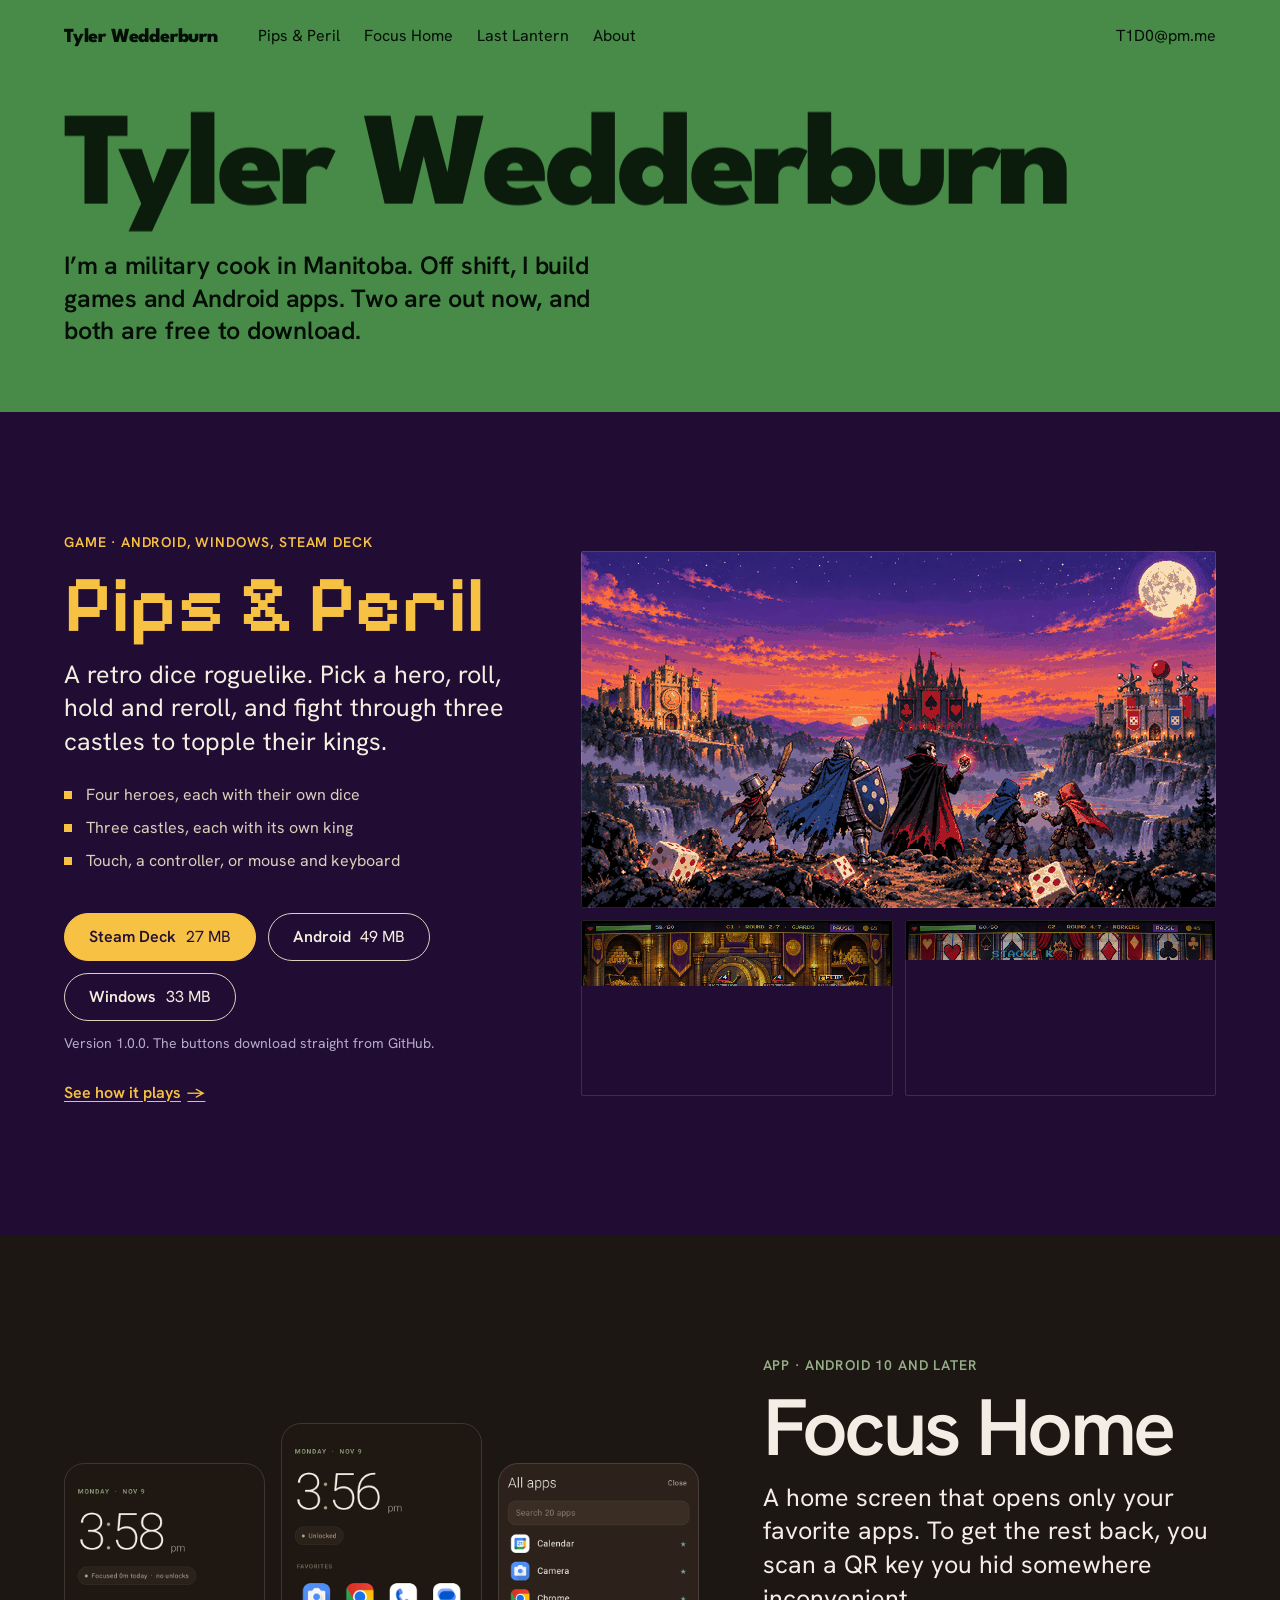
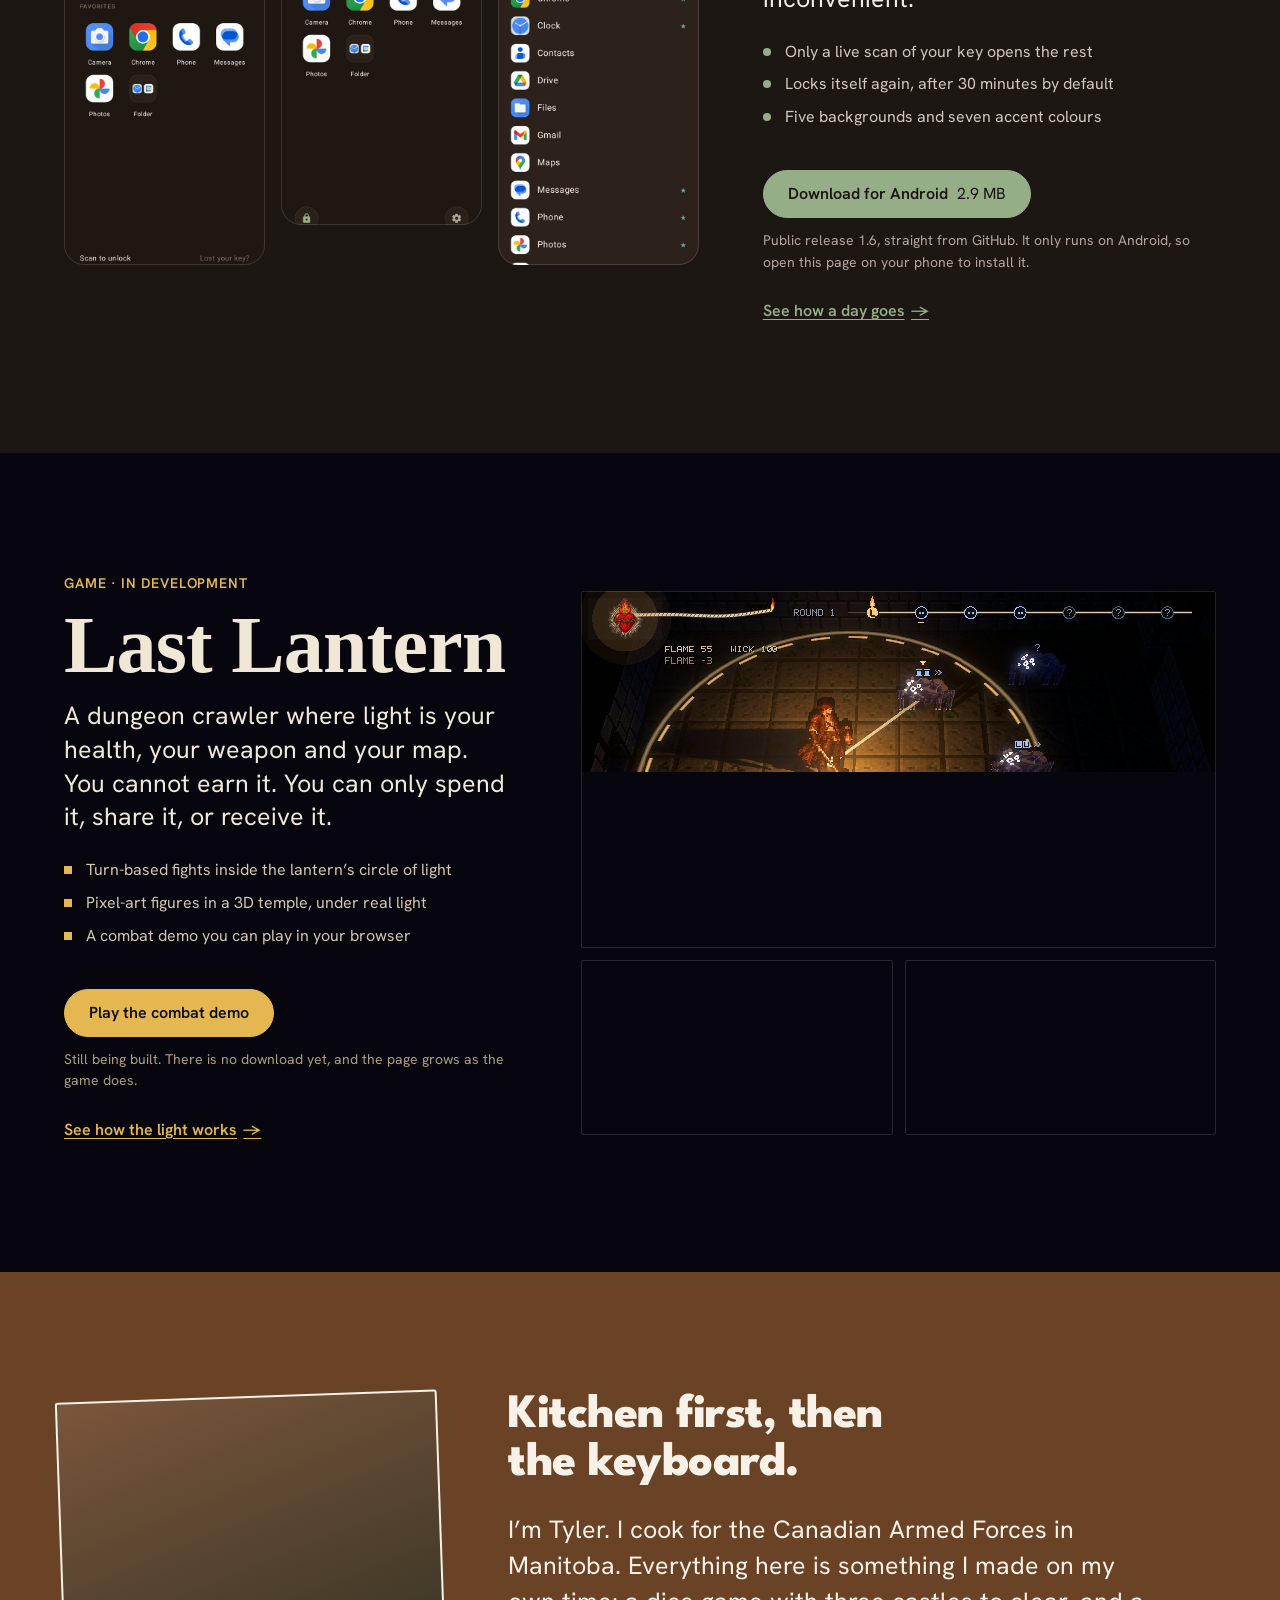
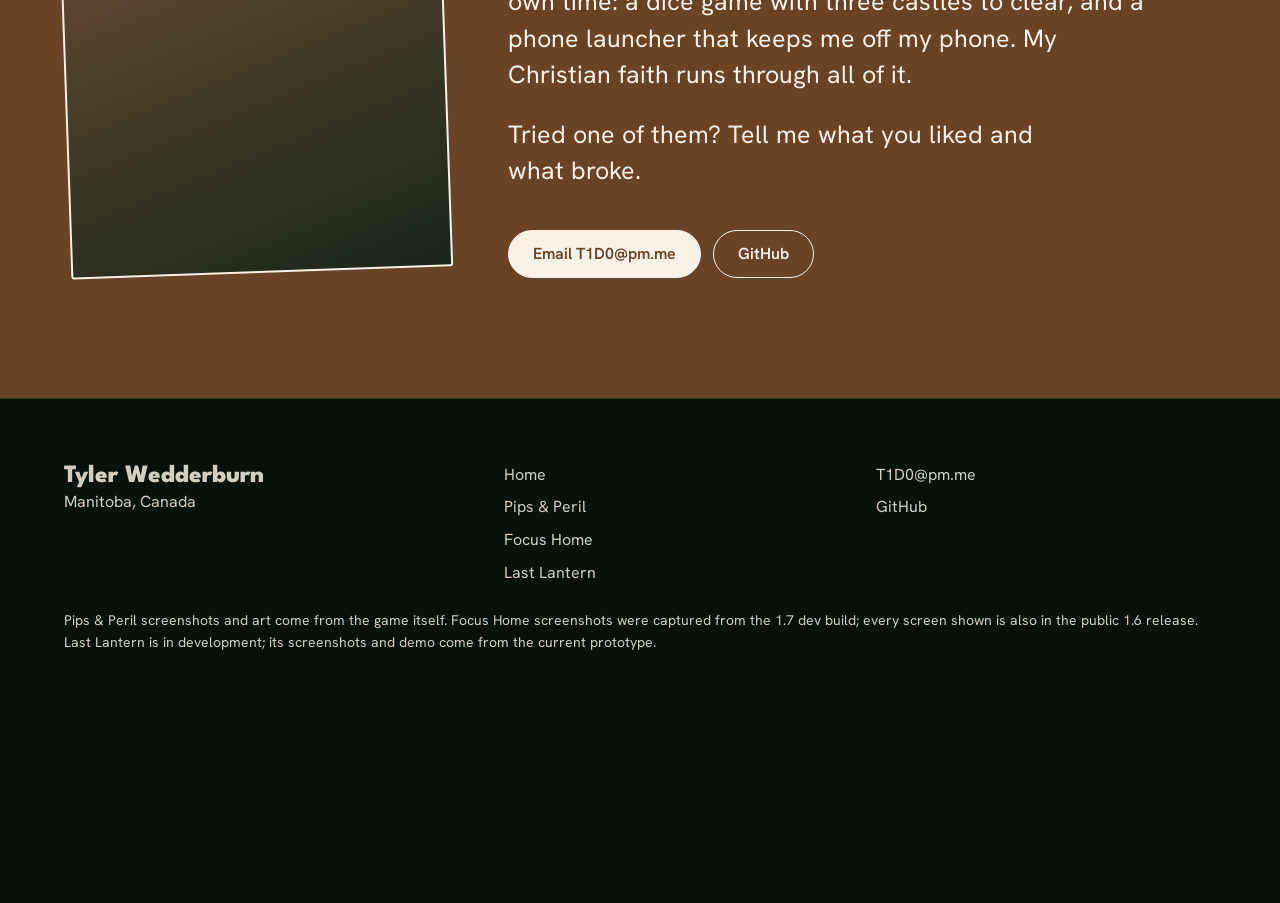
<file: projects.html>
<!doctype html>
<html lang="en">
<head>
<meta charset="utf-8">
<meta name="viewport" content="width=device-width, initial-scale=1">
<title>Projects, Tyler Wedderburn</title>
<meta http-equiv="refresh" content="0; url=index.html#projects">
<link rel="canonical" href="https://twedderburn.github.io/portfolio/">
</head>
<body>
<p><a href="index.html#projects">The projects are on the home page.</a></p>
</body>
</html>
</file>
